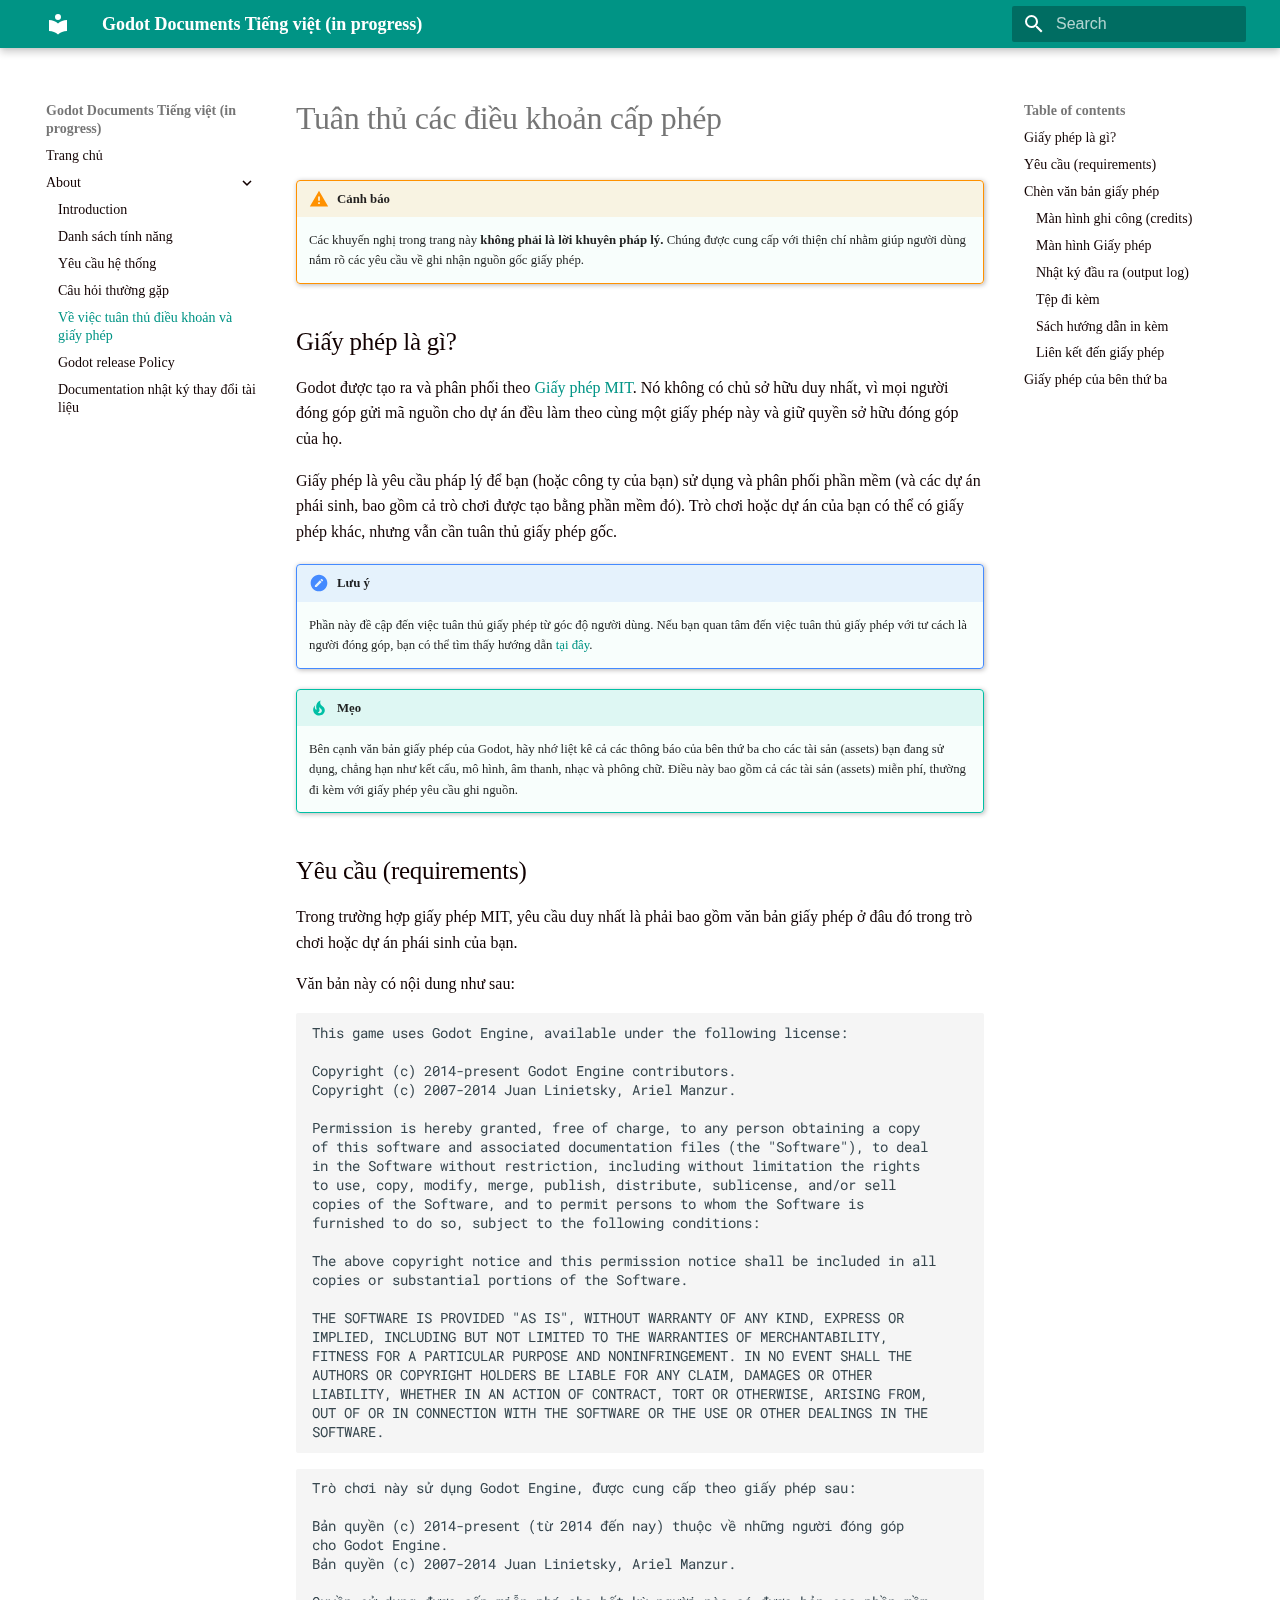
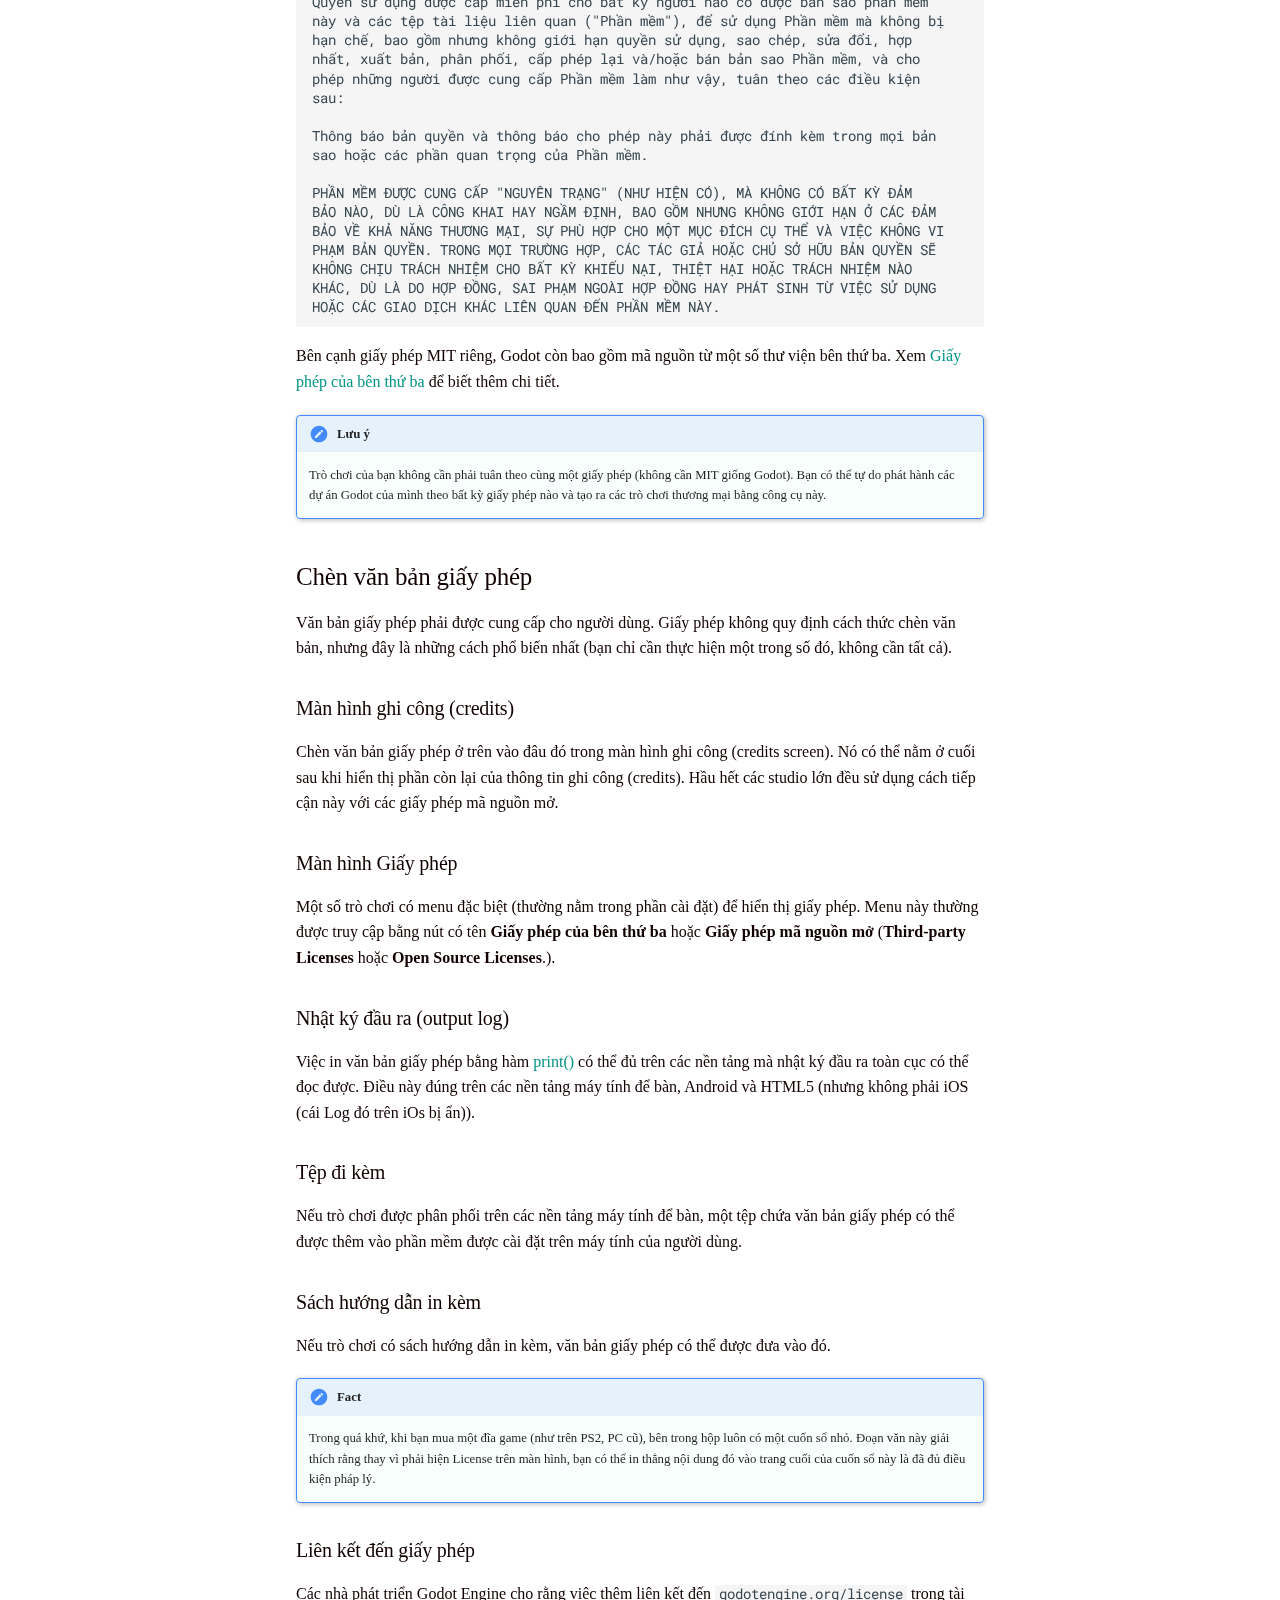
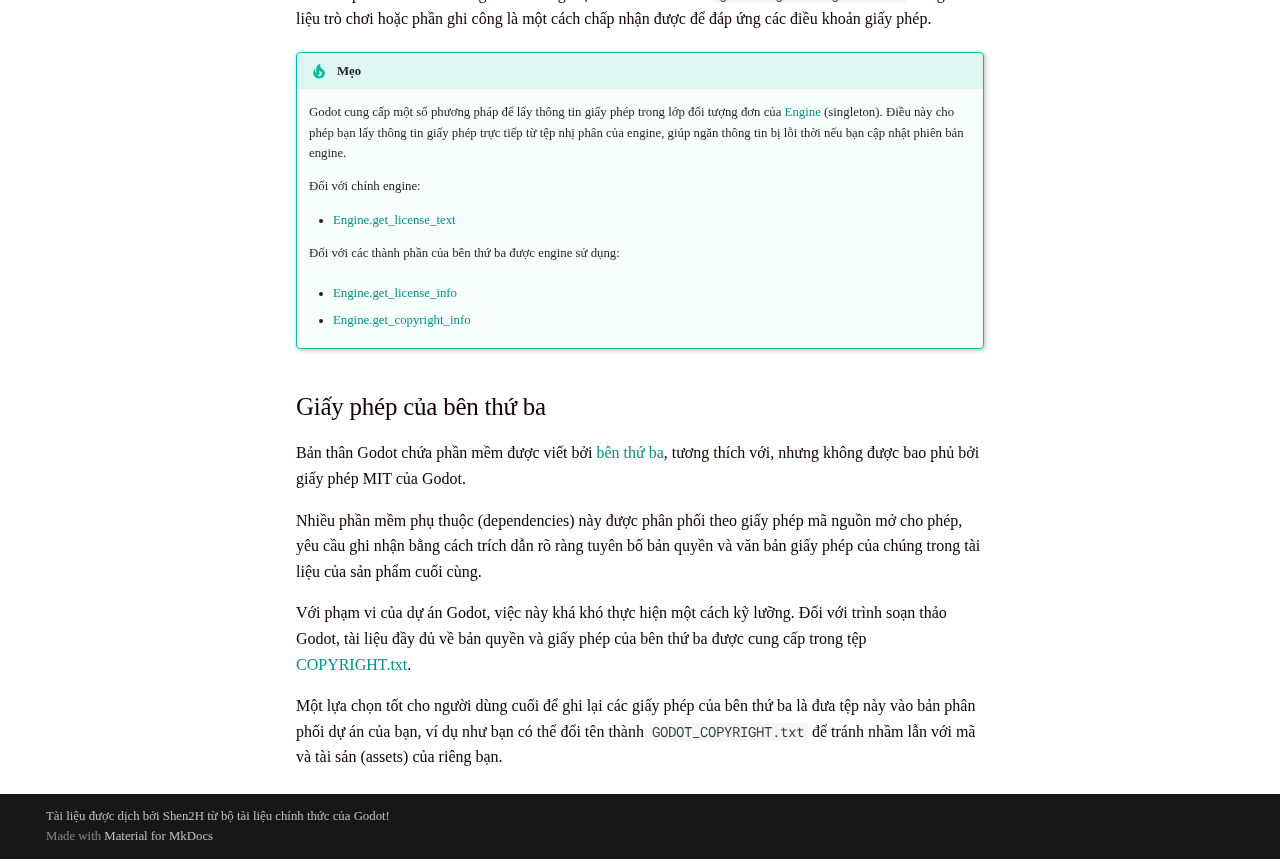
<file: About/Complyingwithlicense/index.html>
<!doctype html>
<html lang="en" class="no-js">
  <head>
    
      <meta charset="utf-8">
      <meta name="viewport" content="width=device-width,initial-scale=1">
      
      
      
      
        <link rel="prev" href="../FAQs/">
      
      
        <link rel="next" href="../godotreleasepolicy/">
      
      
      <link rel="icon" href="../../assets/images/favicon.png">
      <meta name="generator" content="mkdocs-1.6.1, mkdocs-material-9.6.4">
    
    
      
        <title>Về việc tuân thủ điều khoản và giấy phép - Godot Documents Tiếng việt (in progress)</title>
      
    
    
      <link rel="stylesheet" href="../../assets/stylesheets/main.8608ea7d.min.css">
      
        
        <link rel="stylesheet" href="../../assets/stylesheets/palette.06af60db.min.css">
      
      


    
    
      
    
    
      
        
        
        <link rel="preconnect" href="https://fonts.gstatic.com" crossorigin>
        <link rel="stylesheet" href="https://fonts.googleapis.com/css?family=Roboto:300,300i,400,400i,700,700i%7CRoboto+Mono:400,400i,700,700i&display=fallback">
        <style>:root{--md-text-font:"Roboto";--md-code-font:"Roboto Mono"}</style>
      
    
    
      <link rel="stylesheet" href="../../style.css">
    
    <script>__md_scope=new URL("../..",location),__md_hash=e=>[...e].reduce(((e,_)=>(e<<5)-e+_.charCodeAt(0)),0),__md_get=(e,_=localStorage,t=__md_scope)=>JSON.parse(_.getItem(t.pathname+"."+e)),__md_set=(e,_,t=localStorage,a=__md_scope)=>{try{t.setItem(a.pathname+"."+e,JSON.stringify(_))}catch(e){}}</script>
    
      

    
    
    
  </head>
  
  
    
    
    
    
    
    <body dir="ltr" data-md-color-scheme="default" data-md-color-primary="teal" data-md-color-accent="indigo">
  
    
    <input class="md-toggle" data-md-toggle="drawer" type="checkbox" id="__drawer" autocomplete="off">
    <input class="md-toggle" data-md-toggle="search" type="checkbox" id="__search" autocomplete="off">
    <label class="md-overlay" for="__drawer"></label>
    <div data-md-component="skip">
      
        
        <a href="#tuan-thu-cac-ieu-khoan-cap-phep" class="md-skip">
          Skip to content
        </a>
      
    </div>
    <div data-md-component="announce">
      
    </div>
    
    
      

  

<header class="md-header md-header--shadow" data-md-component="header">
  <nav class="md-header__inner md-grid" aria-label="Header">
    <a href="../.." title="Godot Documents Tiếng việt (in progress)" class="md-header__button md-logo" aria-label="Godot Documents Tiếng việt (in progress)" data-md-component="logo">
      
  
  <svg xmlns="http://www.w3.org/2000/svg" viewBox="0 0 24 24"><path d="M12 8a3 3 0 0 0 3-3 3 3 0 0 0-3-3 3 3 0 0 0-3 3 3 3 0 0 0 3 3m0 3.54C9.64 9.35 6.5 8 3 8v11c3.5 0 6.64 1.35 9 3.54 2.36-2.19 5.5-3.54 9-3.54V8c-3.5 0-6.64 1.35-9 3.54"/></svg>

    </a>
    <label class="md-header__button md-icon" for="__drawer">
      
      <svg xmlns="http://www.w3.org/2000/svg" viewBox="0 0 24 24"><path d="M3 6h18v2H3zm0 5h18v2H3zm0 5h18v2H3z"/></svg>
    </label>
    <div class="md-header__title" data-md-component="header-title">
      <div class="md-header__ellipsis">
        <div class="md-header__topic">
          <span class="md-ellipsis">
            Godot Documents Tiếng việt (in progress)
          </span>
        </div>
        <div class="md-header__topic" data-md-component="header-topic">
          <span class="md-ellipsis">
            
              Về việc tuân thủ điều khoản và giấy phép
            
          </span>
        </div>
      </div>
    </div>
    
      
    
    
    
    
      <label class="md-header__button md-icon" for="__search">
        
        <svg xmlns="http://www.w3.org/2000/svg" viewBox="0 0 24 24"><path d="M9.5 3A6.5 6.5 0 0 1 16 9.5c0 1.61-.59 3.09-1.56 4.23l.27.27h.79l5 5-1.5 1.5-5-5v-.79l-.27-.27A6.52 6.52 0 0 1 9.5 16 6.5 6.5 0 0 1 3 9.5 6.5 6.5 0 0 1 9.5 3m0 2C7 5 5 7 5 9.5S7 14 9.5 14 14 12 14 9.5 12 5 9.5 5"/></svg>
      </label>
      <div class="md-search" data-md-component="search" role="dialog">
  <label class="md-search__overlay" for="__search"></label>
  <div class="md-search__inner" role="search">
    <form class="md-search__form" name="search">
      <input type="text" class="md-search__input" name="query" aria-label="Search" placeholder="Search" autocapitalize="off" autocorrect="off" autocomplete="off" spellcheck="false" data-md-component="search-query" required>
      <label class="md-search__icon md-icon" for="__search">
        
        <svg xmlns="http://www.w3.org/2000/svg" viewBox="0 0 24 24"><path d="M9.5 3A6.5 6.5 0 0 1 16 9.5c0 1.61-.59 3.09-1.56 4.23l.27.27h.79l5 5-1.5 1.5-5-5v-.79l-.27-.27A6.52 6.52 0 0 1 9.5 16 6.5 6.5 0 0 1 3 9.5 6.5 6.5 0 0 1 9.5 3m0 2C7 5 5 7 5 9.5S7 14 9.5 14 14 12 14 9.5 12 5 9.5 5"/></svg>
        
        <svg xmlns="http://www.w3.org/2000/svg" viewBox="0 0 24 24"><path d="M20 11v2H8l5.5 5.5-1.42 1.42L4.16 12l7.92-7.92L13.5 5.5 8 11z"/></svg>
      </label>
      <nav class="md-search__options" aria-label="Search">
        
        <button type="reset" class="md-search__icon md-icon" title="Clear" aria-label="Clear" tabindex="-1">
          
          <svg xmlns="http://www.w3.org/2000/svg" viewBox="0 0 24 24"><path d="M19 6.41 17.59 5 12 10.59 6.41 5 5 6.41 10.59 12 5 17.59 6.41 19 12 13.41 17.59 19 19 17.59 13.41 12z"/></svg>
        </button>
      </nav>
      
    </form>
    <div class="md-search__output">
      <div class="md-search__scrollwrap" tabindex="0" data-md-scrollfix>
        <div class="md-search-result" data-md-component="search-result">
          <div class="md-search-result__meta">
            Initializing search
          </div>
          <ol class="md-search-result__list" role="presentation"></ol>
        </div>
      </div>
    </div>
  </div>
</div>
    
    
  </nav>
  
</header>
    
    <div class="md-container" data-md-component="container">
      
      
        
          
        
      
      <main class="md-main" data-md-component="main">
        <div class="md-main__inner md-grid">
          
            
              
              <div class="md-sidebar md-sidebar--primary" data-md-component="sidebar" data-md-type="navigation" >
                <div class="md-sidebar__scrollwrap">
                  <div class="md-sidebar__inner">
                    



<nav class="md-nav md-nav--primary" aria-label="Navigation" data-md-level="0">
  <label class="md-nav__title" for="__drawer">
    <a href="../.." title="Godot Documents Tiếng việt (in progress)" class="md-nav__button md-logo" aria-label="Godot Documents Tiếng việt (in progress)" data-md-component="logo">
      
  
  <svg xmlns="http://www.w3.org/2000/svg" viewBox="0 0 24 24"><path d="M12 8a3 3 0 0 0 3-3 3 3 0 0 0-3-3 3 3 0 0 0-3 3 3 3 0 0 0 3 3m0 3.54C9.64 9.35 6.5 8 3 8v11c3.5 0 6.64 1.35 9 3.54 2.36-2.19 5.5-3.54 9-3.54V8c-3.5 0-6.64 1.35-9 3.54"/></svg>

    </a>
    Godot Documents Tiếng việt (in progress)
  </label>
  
  <ul class="md-nav__list" data-md-scrollfix>
    
      
      
  
  
  
  
    <li class="md-nav__item">
      <a href="../.." class="md-nav__link">
        
  
  <span class="md-ellipsis">
    Trang chủ
    
  </span>
  

      </a>
    </li>
  

    
      
      
  
  
    
  
  
  
    
    
    
    
    <li class="md-nav__item md-nav__item--active md-nav__item--nested">
      
        
        
        <input class="md-nav__toggle md-toggle " type="checkbox" id="__nav_2" checked>
        
          
          <label class="md-nav__link" for="__nav_2" id="__nav_2_label" tabindex="0">
            
  
  <span class="md-ellipsis">
    About
    
  </span>
  

            <span class="md-nav__icon md-icon"></span>
          </label>
        
        <nav class="md-nav" data-md-level="1" aria-labelledby="__nav_2_label" aria-expanded="true">
          <label class="md-nav__title" for="__nav_2">
            <span class="md-nav__icon md-icon"></span>
            About
          </label>
          <ul class="md-nav__list" data-md-scrollfix>
            
              
                
  
  
  
  
    <li class="md-nav__item">
      <a href="../Introduction/" class="md-nav__link">
        
  
  <span class="md-ellipsis">
    Introduction
    
  </span>
  

      </a>
    </li>
  

              
            
              
                
  
  
  
  
    <li class="md-nav__item">
      <a href="../list-of-features/" class="md-nav__link">
        
  
  <span class="md-ellipsis">
    Danh sách tính năng
    
  </span>
  

      </a>
    </li>
  

              
            
              
                
  
  
  
  
    <li class="md-nav__item">
      <a href="../System%20requirements/" class="md-nav__link">
        
  
  <span class="md-ellipsis">
    Yêu cầu hệ thống
    
  </span>
  

      </a>
    </li>
  

              
            
              
                
  
  
  
  
    <li class="md-nav__item">
      <a href="../FAQs/" class="md-nav__link">
        
  
  <span class="md-ellipsis">
    Câu hỏi thường gặp
    
  </span>
  

      </a>
    </li>
  

              
            
              
                
  
  
    
  
  
  
    <li class="md-nav__item md-nav__item--active">
      
      <input class="md-nav__toggle md-toggle" type="checkbox" id="__toc">
      
      
        
      
      
        <label class="md-nav__link md-nav__link--active" for="__toc">
          
  
  <span class="md-ellipsis">
    Về việc tuân thủ điều khoản và giấy phép
    
  </span>
  

          <span class="md-nav__icon md-icon"></span>
        </label>
      
      <a href="./" class="md-nav__link md-nav__link--active">
        
  
  <span class="md-ellipsis">
    Về việc tuân thủ điều khoản và giấy phép
    
  </span>
  

      </a>
      
        

<nav class="md-nav md-nav--secondary" aria-label="Table of contents">
  
  
  
    
  
  
    <label class="md-nav__title" for="__toc">
      <span class="md-nav__icon md-icon"></span>
      Table of contents
    </label>
    <ul class="md-nav__list" data-md-component="toc" data-md-scrollfix>
      
        <li class="md-nav__item">
  <a href="#giay-phep-la-gi" class="md-nav__link">
    <span class="md-ellipsis">
      Giấy phép là gì?
    </span>
  </a>
  
</li>
      
        <li class="md-nav__item">
  <a href="#yeu-cau-requirements" class="md-nav__link">
    <span class="md-ellipsis">
      Yêu cầu (requirements)
    </span>
  </a>
  
</li>
      
        <li class="md-nav__item">
  <a href="#chen-van-ban-giay-phep" class="md-nav__link">
    <span class="md-ellipsis">
      Chèn văn bản giấy phép
    </span>
  </a>
  
    <nav class="md-nav" aria-label="Chèn văn bản giấy phép">
      <ul class="md-nav__list">
        
          <li class="md-nav__item">
  <a href="#man-hinh-ghi-cong-credits" class="md-nav__link">
    <span class="md-ellipsis">
      Màn hình ghi công (credits)
    </span>
  </a>
  
</li>
        
          <li class="md-nav__item">
  <a href="#man-hinh-giay-phep" class="md-nav__link">
    <span class="md-ellipsis">
      Màn hình Giấy phép
    </span>
  </a>
  
</li>
        
          <li class="md-nav__item">
  <a href="#nhat-ky-au-ra-output-log" class="md-nav__link">
    <span class="md-ellipsis">
      Nhật ký đầu ra (output log)
    </span>
  </a>
  
</li>
        
          <li class="md-nav__item">
  <a href="#tep-i-kem" class="md-nav__link">
    <span class="md-ellipsis">
      Tệp đi kèm
    </span>
  </a>
  
</li>
        
          <li class="md-nav__item">
  <a href="#sach-huong-dan-in-kem" class="md-nav__link">
    <span class="md-ellipsis">
      Sách hướng dẫn in kèm
    </span>
  </a>
  
</li>
        
          <li class="md-nav__item">
  <a href="#lien-ket-en-giay-phep" class="md-nav__link">
    <span class="md-ellipsis">
      Liên kết đến giấy phép
    </span>
  </a>
  
</li>
        
      </ul>
    </nav>
  
</li>
      
        <li class="md-nav__item">
  <a href="#giay-phep-cua-ben-thu-ba" class="md-nav__link">
    <span class="md-ellipsis">
      Giấy phép của bên thứ ba
    </span>
  </a>
  
</li>
      
    </ul>
  
</nav>
      
    </li>
  

              
            
              
                
  
  
  
  
    <li class="md-nav__item">
      <a href="../godotreleasepolicy/" class="md-nav__link">
        
  
  <span class="md-ellipsis">
    Godot release Policy
    
  </span>
  

      </a>
    </li>
  

              
            
              
                
  
  
  
  
    <li class="md-nav__item">
      <a href="../documentationchangelog/" class="md-nav__link">
        
  
  <span class="md-ellipsis">
    Documentation nhật ký thay đổi tài liệu
    
  </span>
  

      </a>
    </li>
  

              
            
          </ul>
        </nav>
      
    </li>
  

    
  </ul>
</nav>
                  </div>
                </div>
              </div>
            
            
              
              <div class="md-sidebar md-sidebar--secondary" data-md-component="sidebar" data-md-type="toc" >
                <div class="md-sidebar__scrollwrap">
                  <div class="md-sidebar__inner">
                    

<nav class="md-nav md-nav--secondary" aria-label="Table of contents">
  
  
  
    
  
  
    <label class="md-nav__title" for="__toc">
      <span class="md-nav__icon md-icon"></span>
      Table of contents
    </label>
    <ul class="md-nav__list" data-md-component="toc" data-md-scrollfix>
      
        <li class="md-nav__item">
  <a href="#giay-phep-la-gi" class="md-nav__link">
    <span class="md-ellipsis">
      Giấy phép là gì?
    </span>
  </a>
  
</li>
      
        <li class="md-nav__item">
  <a href="#yeu-cau-requirements" class="md-nav__link">
    <span class="md-ellipsis">
      Yêu cầu (requirements)
    </span>
  </a>
  
</li>
      
        <li class="md-nav__item">
  <a href="#chen-van-ban-giay-phep" class="md-nav__link">
    <span class="md-ellipsis">
      Chèn văn bản giấy phép
    </span>
  </a>
  
    <nav class="md-nav" aria-label="Chèn văn bản giấy phép">
      <ul class="md-nav__list">
        
          <li class="md-nav__item">
  <a href="#man-hinh-ghi-cong-credits" class="md-nav__link">
    <span class="md-ellipsis">
      Màn hình ghi công (credits)
    </span>
  </a>
  
</li>
        
          <li class="md-nav__item">
  <a href="#man-hinh-giay-phep" class="md-nav__link">
    <span class="md-ellipsis">
      Màn hình Giấy phép
    </span>
  </a>
  
</li>
        
          <li class="md-nav__item">
  <a href="#nhat-ky-au-ra-output-log" class="md-nav__link">
    <span class="md-ellipsis">
      Nhật ký đầu ra (output log)
    </span>
  </a>
  
</li>
        
          <li class="md-nav__item">
  <a href="#tep-i-kem" class="md-nav__link">
    <span class="md-ellipsis">
      Tệp đi kèm
    </span>
  </a>
  
</li>
        
          <li class="md-nav__item">
  <a href="#sach-huong-dan-in-kem" class="md-nav__link">
    <span class="md-ellipsis">
      Sách hướng dẫn in kèm
    </span>
  </a>
  
</li>
        
          <li class="md-nav__item">
  <a href="#lien-ket-en-giay-phep" class="md-nav__link">
    <span class="md-ellipsis">
      Liên kết đến giấy phép
    </span>
  </a>
  
</li>
        
      </ul>
    </nav>
  
</li>
      
        <li class="md-nav__item">
  <a href="#giay-phep-cua-ben-thu-ba" class="md-nav__link">
    <span class="md-ellipsis">
      Giấy phép của bên thứ ba
    </span>
  </a>
  
</li>
      
    </ul>
  
</nav>
                  </div>
                </div>
              </div>
            
          
          
            <div class="md-content" data-md-component="content">
              <article class="md-content__inner md-typeset">
                
                  



<h1 id="tuan-thu-cac-ieu-khoan-cap-phep">Tuân thủ các điều khoản cấp phép</h1>
<div class="admonition warning">
<p class="admonition-title">Cảnh báo</p>
<p>Các khuyến nghị trong trang này <strong>không phải là lời khuyên pháp lý.</strong> Chúng được cung cấp với thiện chí nhằm giúp người dùng nắm rõ các yêu cầu về ghi nhận nguồn gốc giấy phép.</p>
</div>
<h2 id="giay-phep-la-gi">Giấy phép là gì?</h2>
<p>Godot được tạo ra và phân phối theo <a href="https://opensource.org/licenses/MIT">Giấy phép MIT</a>. Nó không có chủ sở hữu duy nhất, vì mọi người đóng góp gửi mã nguồn cho dự án đều làm theo cùng một giấy phép này và giữ quyền sở hữu đóng góp của họ.</p>
<p>Giấy phép là yêu cầu pháp lý để bạn (hoặc công ty của bạn) sử dụng và phân phối phần mềm (và các dự án phái sinh, bao gồm cả trò chơi được tạo bằng phần mềm đó). Trò chơi hoặc dự án của bạn có thể có giấy phép khác, nhưng vẫn cần tuân thủ giấy phép gốc.</p>
<div class="admonition note">
<p class="admonition-title">Lưu ý</p>
<p>Phần này đề cập đến việc tuân thủ giấy phép từ góc độ người dùng. Nếu bạn quan tâm đến việc tuân thủ giấy phép với tư cách là người đóng góp, bạn có thể tìm thấy hướng dẫn <a href="https://contributing.godotengine.org/en/latest/engine/guidelines/best_practices.html#don-t-use-complex-canned-solutions-for-simple-problems">tại đây</a>.</p>
</div>
<div class="admonition tip">
<p class="admonition-title">Mẹo</p>
<p>Bên cạnh văn bản giấy phép của Godot, hãy nhớ liệt kê cả các thông báo của bên thứ ba cho các tài sản (assets) bạn đang sử dụng, chẳng hạn như kết cấu, mô hình, âm thanh, nhạc và phông chữ. Điều này bao gồm cả các tài sản (assets) miễn phí, thường đi kèm với giấy phép yêu cầu ghi nguồn.</p>
</div>
<h2 id="yeu-cau-requirements">Yêu cầu (requirements)</h2>
<p>Trong trường hợp giấy phép MIT, yêu cầu duy nhất là phải bao gồm văn bản giấy phép ở đâu đó trong trò chơi hoặc dự án phái sinh của bạn.</p>
<p>Văn bản này có nội dung như sau:</p>
<div class="highlight"><pre><span></span><code>This game uses Godot Engine, available under the following license:

Copyright (c) 2014-present Godot Engine contributors.
Copyright (c) 2007-2014 Juan Linietsky, Ariel Manzur.

Permission is hereby granted, free of charge, to any person obtaining a copy
of this software and associated documentation files (the &quot;Software&quot;), to deal
in the Software without restriction, including without limitation the rights
to use, copy, modify, merge, publish, distribute, sublicense, and/or sell
copies of the Software, and to permit persons to whom the Software is
furnished to do so, subject to the following conditions:

The above copyright notice and this permission notice shall be included in all
copies or substantial portions of the Software.

THE SOFTWARE IS PROVIDED &quot;AS IS&quot;, WITHOUT WARRANTY OF ANY KIND, EXPRESS OR
IMPLIED, INCLUDING BUT NOT LIMITED TO THE WARRANTIES OF MERCHANTABILITY,
FITNESS FOR A PARTICULAR PURPOSE AND NONINFRINGEMENT. IN NO EVENT SHALL THE
AUTHORS OR COPYRIGHT HOLDERS BE LIABLE FOR ANY CLAIM, DAMAGES OR OTHER
LIABILITY, WHETHER IN AN ACTION OF CONTRACT, TORT OR OTHERWISE, ARISING FROM,
OUT OF OR IN CONNECTION WITH THE SOFTWARE OR THE USE OR OTHER DEALINGS IN THE
SOFTWARE.
</code></pre></div>
<div class="highlight"><pre><span></span><code>Trò chơi này sử dụng Godot Engine, được cung cấp theo giấy phép sau:

Bản quyền (c) 2014-present (từ 2014 đến nay) thuộc về những người đóng góp
cho Godot Engine.
Bản quyền (c) 2007-2014 Juan Linietsky, Ariel Manzur.

Quyền sử dụng được cấp miễn phí cho bất kỳ người nào có được bản sao phần mềm
này và các tệp tài liệu liên quan (&quot;Phần mềm&quot;), để sử dụng Phần mềm mà không bị 
hạn chế, bao gồm nhưng không giới hạn quyền sử dụng, sao chép, sửa đổi, hợp 
nhất, xuất bản, phân phối, cấp phép lại và/hoặc bán bản sao Phần mềm, và cho 
phép những người được cung cấp Phần mềm làm như vậy, tuân theo các điều kiện 
sau:

Thông báo bản quyền và thông báo cho phép này phải được đính kèm trong mọi bản 
sao hoặc các phần quan trọng của Phần mềm.

PHẦN MỀM ĐƯỢC CUNG CẤP &quot;NGUYÊN TRẠNG&quot; (NHƯ HIỆN CÓ), MÀ KHÔNG CÓ BẤT KỲ ĐẢM 
BẢO NÀO, DÙ LÀ CÔNG KHAI HAY NGẦM ĐỊNH, BAO GỒM NHƯNG KHÔNG GIỚI HẠN Ở CÁC ĐẢM 
BẢO VỀ KHẢ NĂNG THƯƠNG MẠI, SỰ PHÙ HỢP CHO MỘT MỤC ĐÍCH CỤ THỂ VÀ VIỆC KHÔNG VI 
PHẠM BẢN QUYỀN. TRONG MỌI TRƯỜNG HỢP, CÁC TÁC GIẢ HOẶC CHỦ SỞ HỮU BẢN QUYỀN SẼ 
KHÔNG CHỊU TRÁCH NHIỆM CHO BẤT KỲ KHIẾU NẠI, THIỆT HẠI HOẶC TRÁCH NHIỆM NÀO 
KHÁC, DÙ LÀ DO HỢP ĐỒNG, SAI PHẠM NGOÀI HỢP ĐỒNG HAY PHÁT SINH TỪ VIỆC SỬ DỤNG 
HOẶC CÁC GIAO DỊCH KHÁC LIÊN QUAN ĐẾN PHẦN MỀM NÀY.
</code></pre></div>
<p>Bên cạnh giấy phép MIT riêng, Godot còn bao gồm mã nguồn từ một số thư viện bên thứ ba. Xem <a href="https://docs.godotengine.org/en/stable/about/complying_with_licenses.html#doc-complying-with-licenses-thirdparty">Giấy phép của bên thứ ba</a> để biết thêm chi tiết.</p>
<div class="admonition note">
<p class="admonition-title">Lưu ý</p>
<p>Trò chơi của bạn không cần phải tuân theo cùng một giấy phép (không cần MIT giống Godot). Bạn có thể tự do phát hành các dự án Godot của mình theo bất kỳ giấy phép nào và tạo ra các trò chơi thương mại bằng công cụ này.</p>
</div>
<h2 id="chen-van-ban-giay-phep">Chèn văn bản giấy phép</h2>
<p>Văn bản giấy phép phải được cung cấp cho người dùng. Giấy phép không quy định cách thức chèn văn bản, nhưng đây là những cách phổ biến nhất (bạn chỉ cần thực hiện một trong số đó, không cần tất cả).</p>
<h3 id="man-hinh-ghi-cong-credits">Màn hình ghi công (credits)</h3>
<p>Chèn văn bản giấy phép ở trên vào đâu đó trong màn hình ghi công (credits screen). Nó có thể nằm ở cuối sau khi hiển thị phần còn lại của thông tin ghi công (credits). Hầu hết các studio lớn đều sử dụng cách tiếp cận này với các giấy phép mã nguồn mở.</p>
<h3 id="man-hinh-giay-phep">Màn hình Giấy phép</h3>
<p>Một số trò chơi có menu đặc biệt (thường nằm trong phần cài đặt) để hiển thị giấy phép. Menu này thường được truy cập bằng nút có tên <strong>Giấy phép của bên thứ ba</strong> hoặc <strong>Giấy phép mã nguồn mở</strong> (<strong>Third-party Licenses</strong> hoặc <strong>Open Source Licenses</strong>.).</p>
<h3 id="nhat-ky-au-ra-output-log">Nhật ký đầu ra (output log)</h3>
<p>Việc in văn bản giấy phép bằng hàm <a href="https://docs.godotengine.org/en/stable/classes/class_%40globalscope.html#class-globalscope-method-print">print()</a> có thể đủ trên các nền tảng mà nhật ký đầu ra toàn cục có thể đọc được. Điều này đúng trên các nền tảng máy tính để bàn, Android và HTML5 (nhưng không phải iOS (cái Log đó trên iOs bị ẩn)).</p>
<h3 id="tep-i-kem">Tệp đi kèm</h3>
<p>Nếu trò chơi được phân phối trên các nền tảng máy tính để bàn, một tệp chứa văn bản giấy phép có thể được thêm vào phần mềm được cài đặt trên máy tính của người dùng.</p>
<h3 id="sach-huong-dan-in-kem">Sách hướng dẫn in kèm</h3>
<p>Nếu trò chơi có sách hướng dẫn in kèm, văn bản giấy phép có thể được đưa vào đó.</p>
<div class="admonition fact">
<p class="admonition-title">Fact</p>
<p>Trong quá khứ, khi bạn mua một đĩa game (như trên PS2, PC cũ), bên trong hộp luôn có một cuốn sổ nhỏ. Đoạn văn này giải thích rằng thay vì phải hiện License trên màn hình, bạn có thể in thẳng nội dung đó vào trang cuối của cuốn sổ này là đã đủ điều kiện pháp lý.</p>
</div>
<h3 id="lien-ket-en-giay-phep">Liên kết đến giấy phép</h3>
<p>Các nhà phát triển Godot Engine cho rằng việc thêm liên kết đến <code>godotengine.org/license</code> trong tài liệu trò chơi hoặc phần ghi công là một cách chấp nhận được để đáp ứng các điều khoản giấy phép.</p>
<div class="admonition tip">
<p class="admonition-title">Mẹo</p>
<p>Godot cung cấp một số phương pháp để lấy thông tin giấy phép trong lớp đối tượng đơn của <a href="https://docs.godotengine.org/en/stable/classes/class_engine.html#class-engine">Engine</a> (singleton). Điều này cho phép bạn lấy thông tin giấy phép trực tiếp từ tệp nhị phân của engine, giúp ngăn thông tin bị lỗi thời nếu bạn cập nhật phiên bản engine.</p>
<p>Đối với chính engine:</p>
<ul>
<li><a href="https://docs.godotengine.org/en/stable/classes/class_engine.html#class-engine-method-get-license-text">Engine.get_license_text</a></li>
</ul>
<p>Đối với các thành phần của bên thứ ba được engine sử dụng:</p>
<ul>
<li>
<p><a href="https://docs.godotengine.org/en/stable/classes/class_engine.html#class-engine-method-get-license-info">Engine.get_license_info</a></p>
</li>
<li>
<p><a href="https://docs.godotengine.org/en/stable/classes/class_engine.html#class-engine-method-get-copyright-info">Engine.get_copyright_info</a></p>
</li>
</ul>
</div>
<h2 id="giay-phep-cua-ben-thu-ba">Giấy phép của bên thứ ba</h2>
<p>Bản thân Godot chứa phần mềm được viết bởi <a href="https://github.com/godotengine/godot/blob/master/thirdparty/README.md">bên thứ ba</a>, tương thích với, nhưng không được bao phủ bởi giấy phép MIT của Godot.</p>
<p>Nhiều phần mềm phụ thuộc (dependencies) này được phân phối theo giấy phép mã nguồn mở cho phép, yêu cầu ghi nhận bằng cách trích dẫn rõ ràng tuyên bố bản quyền và văn bản giấy phép của chúng trong tài liệu của sản phẩm cuối cùng.</p>
<p>Với phạm vi của dự án Godot, việc này khá khó thực hiện một cách kỹ lưỡng. Đối với trình soạn thảo Godot, tài liệu đầy đủ về bản quyền và giấy phép của bên thứ ba được cung cấp trong tệp <a href="https://github.com/godotengine/godot/blob/master/COPYRIGHT.txt">COPYRIGHT.txt</a>.</p>
<p>Một lựa chọn tốt cho người dùng cuối để ghi lại các giấy phép của bên thứ ba là đưa tệp này vào bản phân phối dự án của bạn, ví dụ như bạn có thể đổi tên thành <code>GODOT_COPYRIGHT.txt</code> để tránh nhầm lẫn với mã và tài sản (assets) của riêng bạn.</p>












                
              </article>
            </div>
          
          
<script>var target=document.getElementById(location.hash.slice(1));target&&target.name&&(target.checked=target.name.startsWith("__tabbed_"))</script>
        </div>
        
      </main>
      
        <footer class="md-footer">
  
  <div class="md-footer-meta md-typeset">
    <div class="md-footer-meta__inner md-grid">
      <div class="md-copyright">
  
    <div class="md-copyright__highlight">
      Tài liệu được dịch bởi Shen2H từ bộ tài liệu chính thức của Godot!
    </div>
  
  
    Made with
    <a href="https://squidfunk.github.io/mkdocs-material/" target="_blank" rel="noopener">
      Material for MkDocs
    </a>
  
</div>
      
    </div>
  </div>
</footer>
      
    </div>
    <div class="md-dialog" data-md-component="dialog">
      <div class="md-dialog__inner md-typeset"></div>
    </div>
    
    
    <script id="__config" type="application/json">{"base": "../..", "features": [], "search": "../../assets/javascripts/workers/search.f8cc74c7.min.js", "translations": {"clipboard.copied": "Copied to clipboard", "clipboard.copy": "Copy to clipboard", "search.result.more.one": "1 more on this page", "search.result.more.other": "# more on this page", "search.result.none": "No matching documents", "search.result.one": "1 matching document", "search.result.other": "# matching documents", "search.result.placeholder": "Type to start searching", "search.result.term.missing": "Missing", "select.version": "Select version"}}</script>
    
    
      <script src="../../assets/javascripts/bundle.f1b6f286.min.js"></script>
      
    
  </body>
</html>
</file>
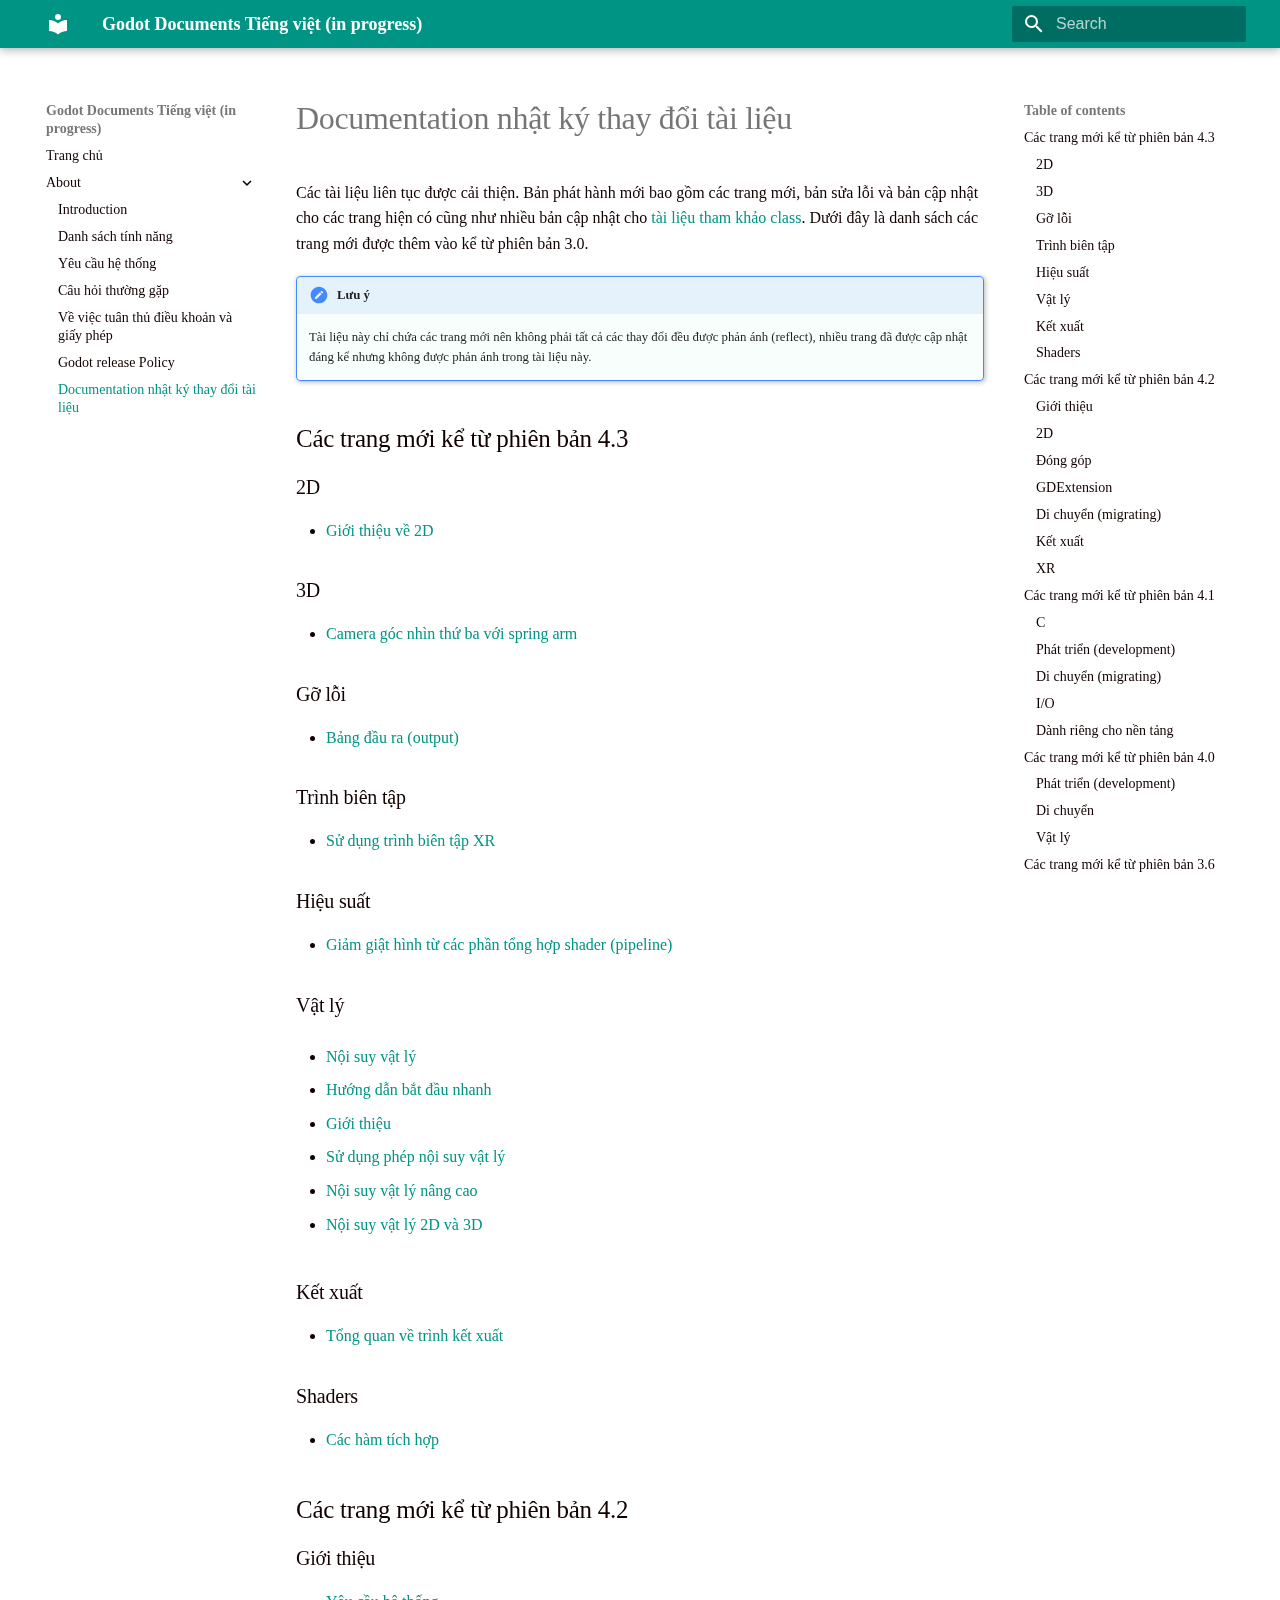
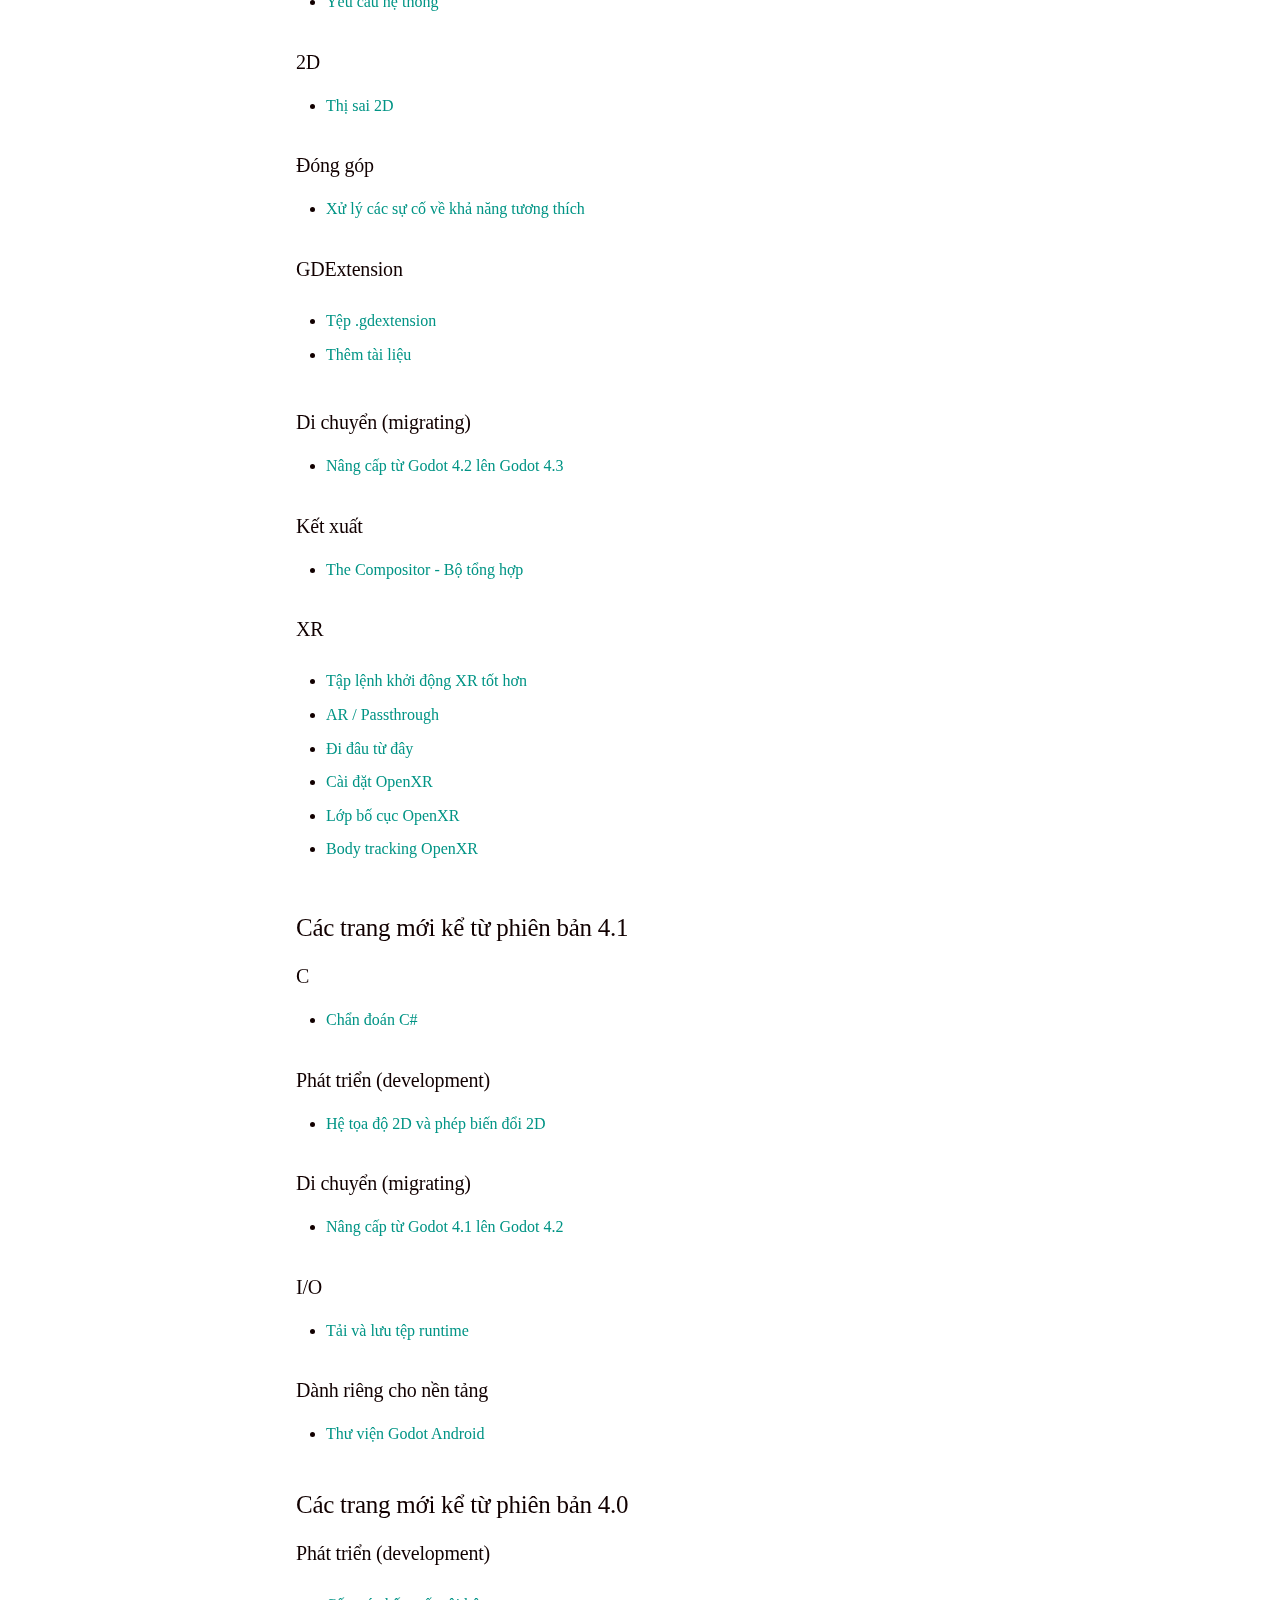
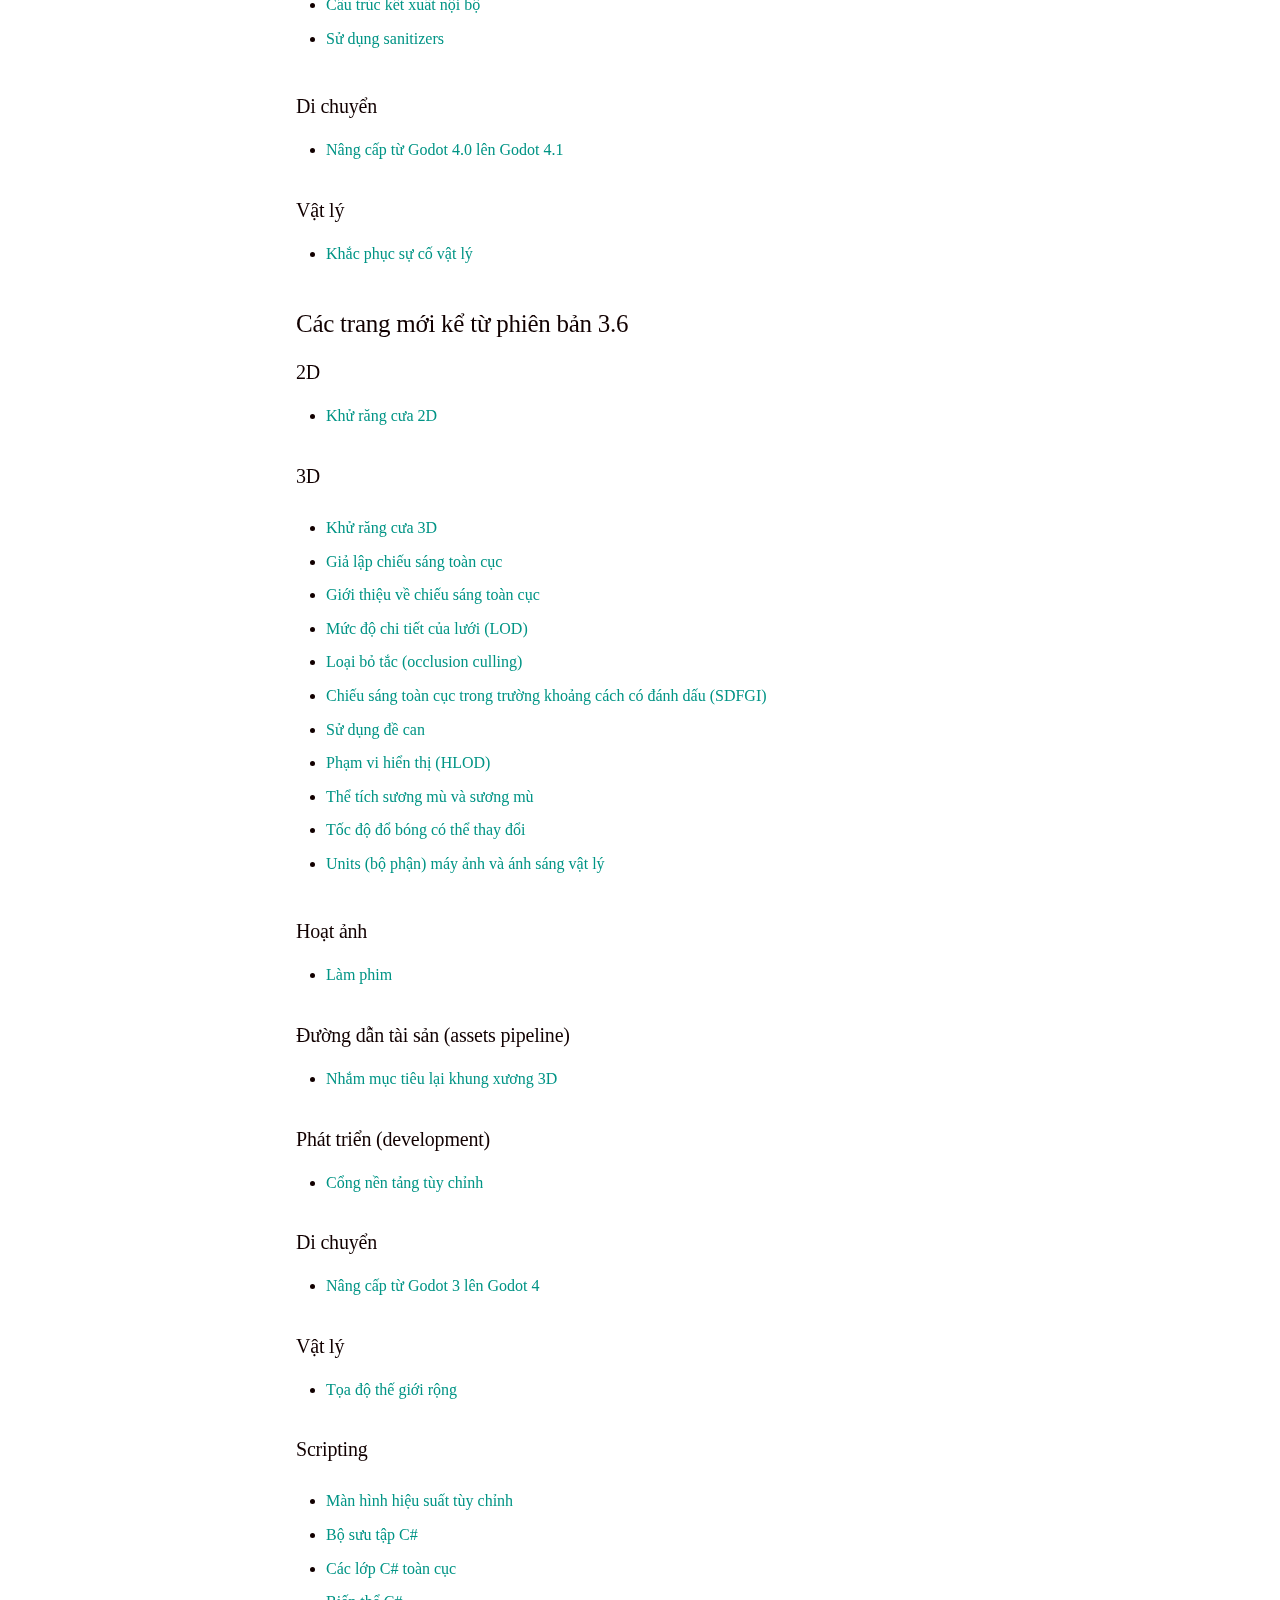
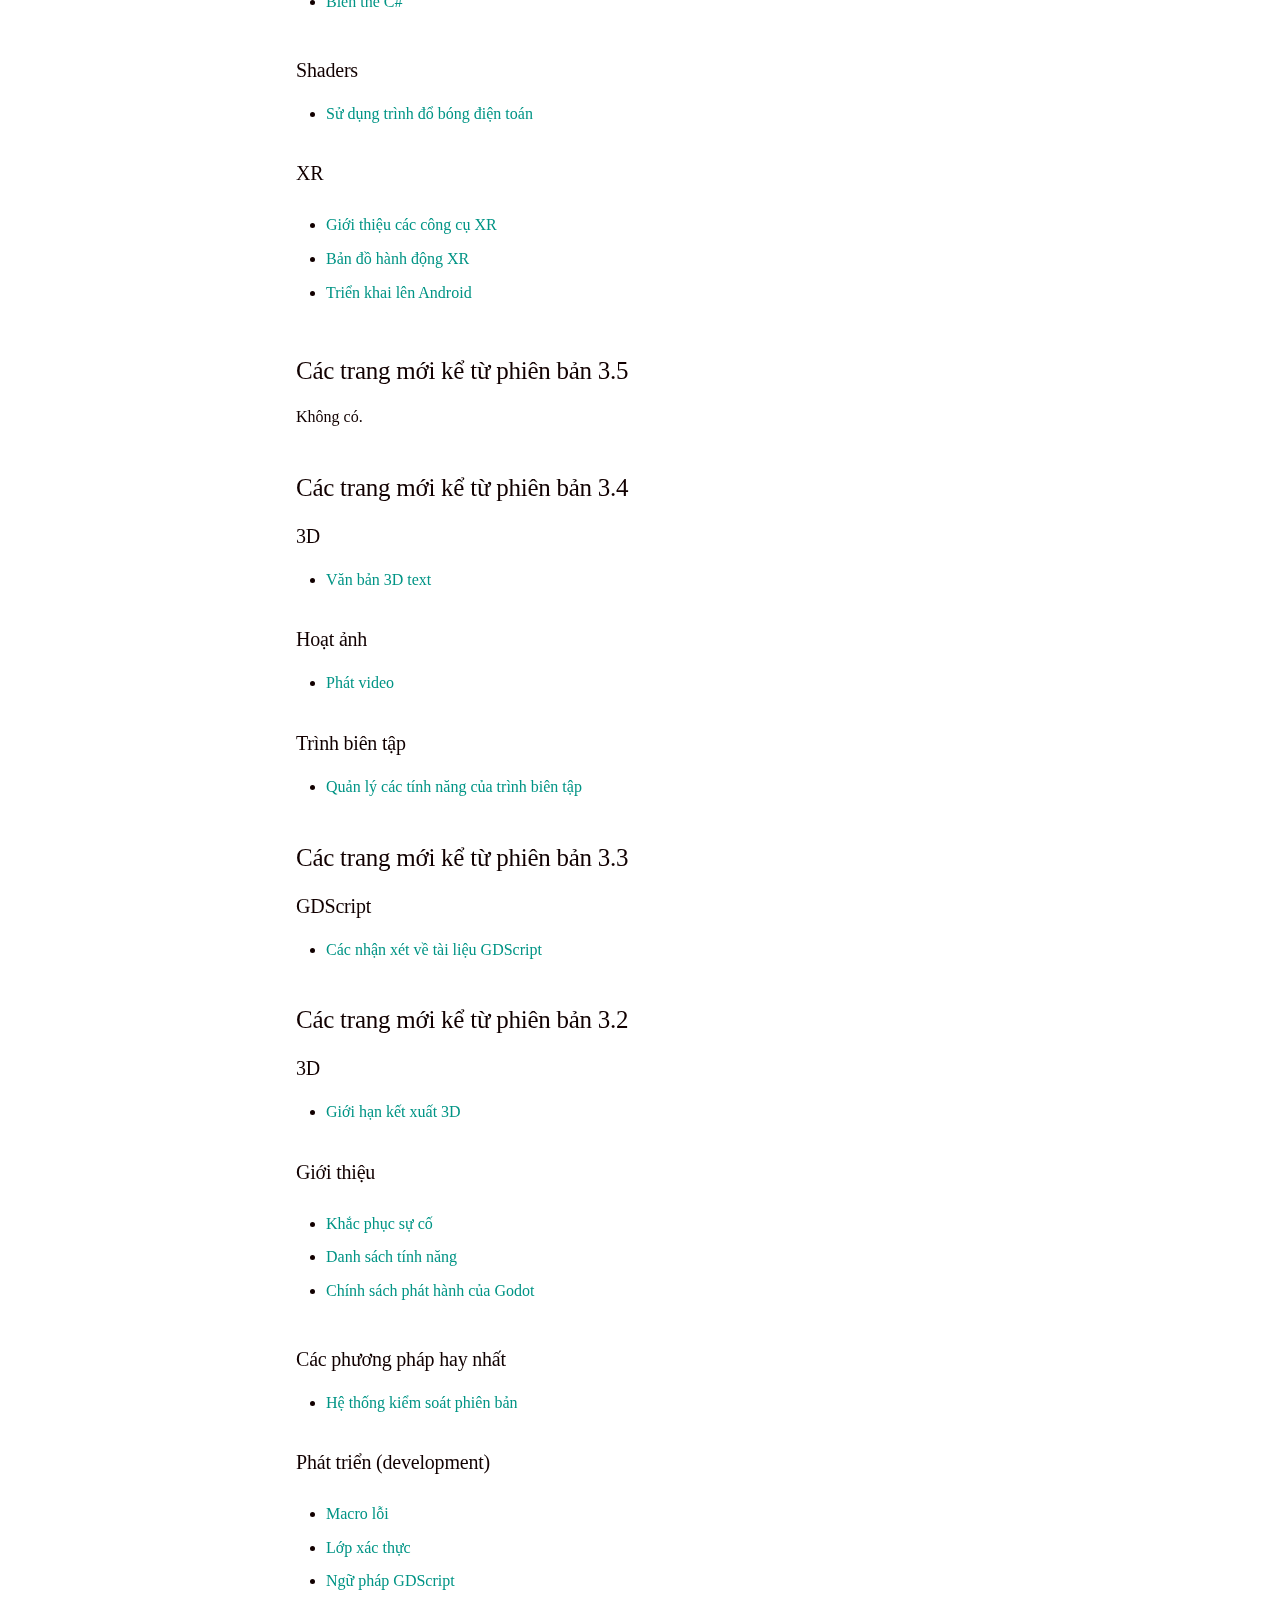
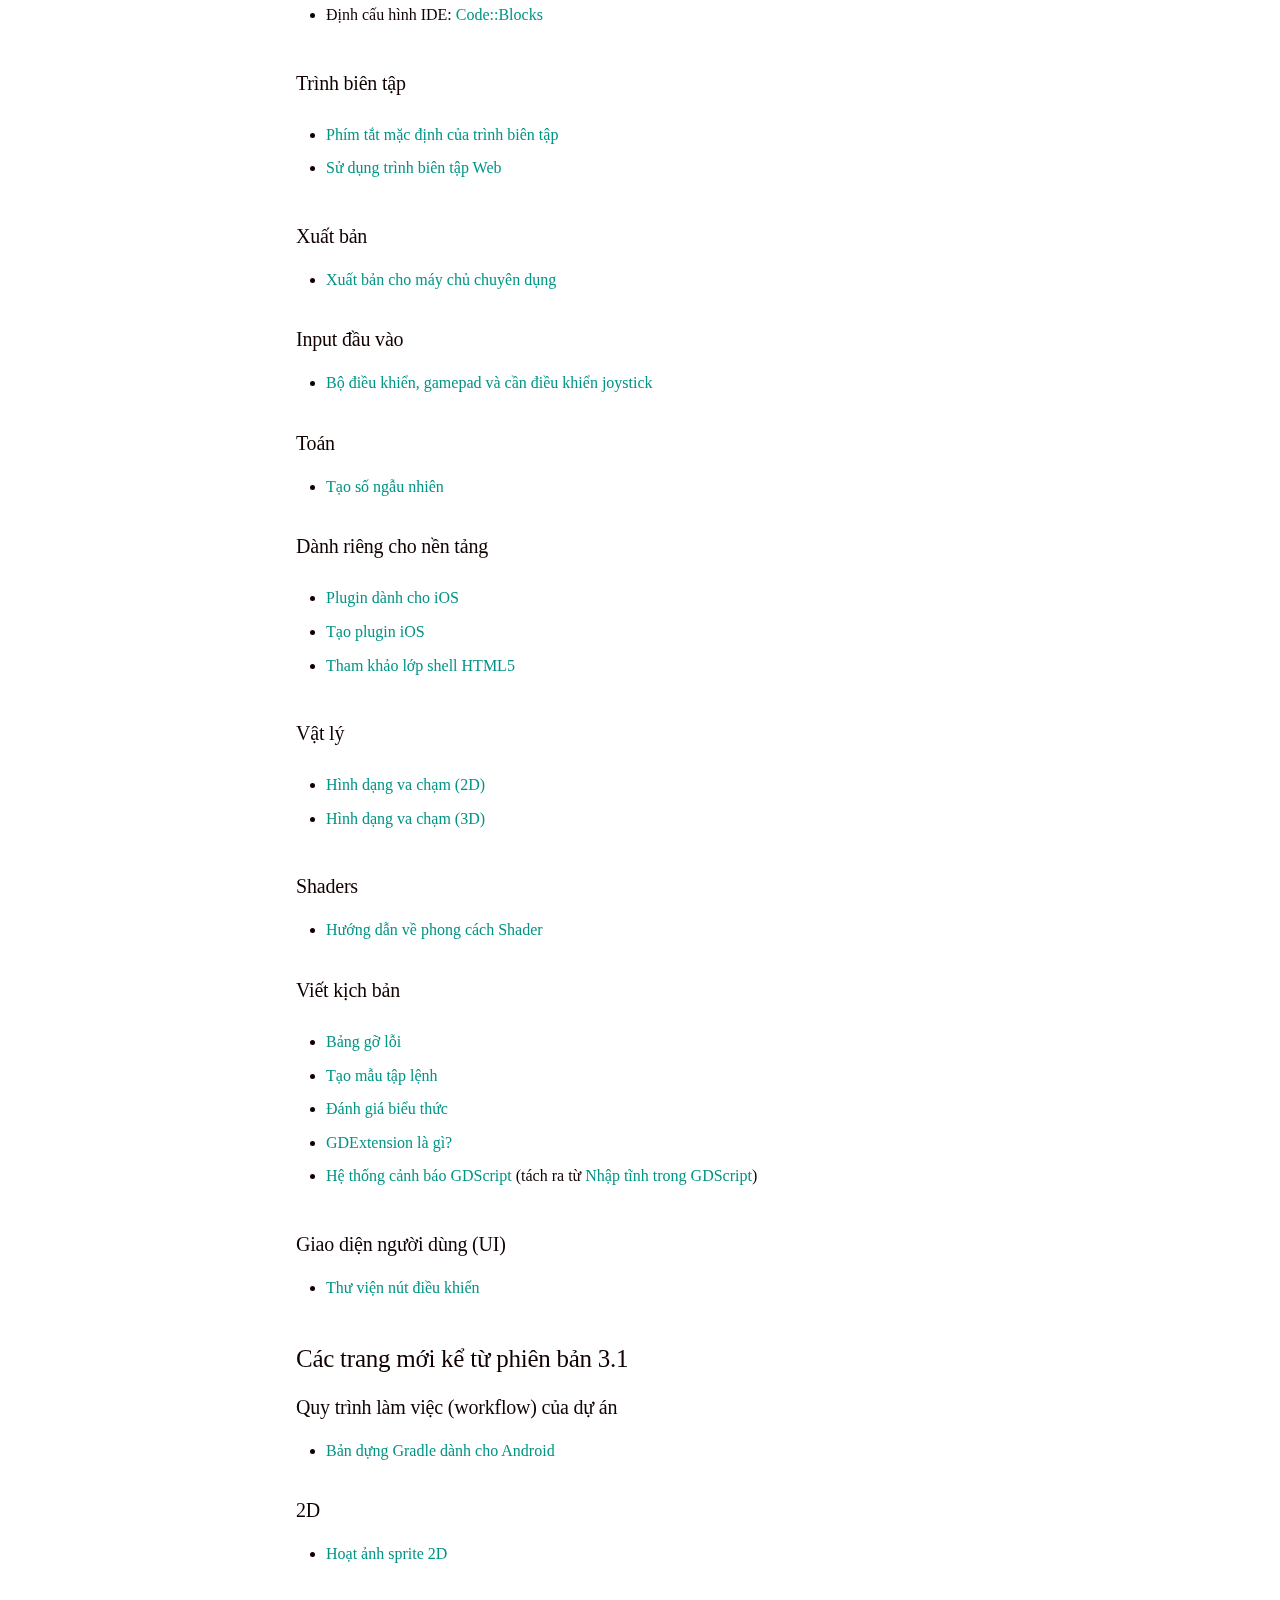
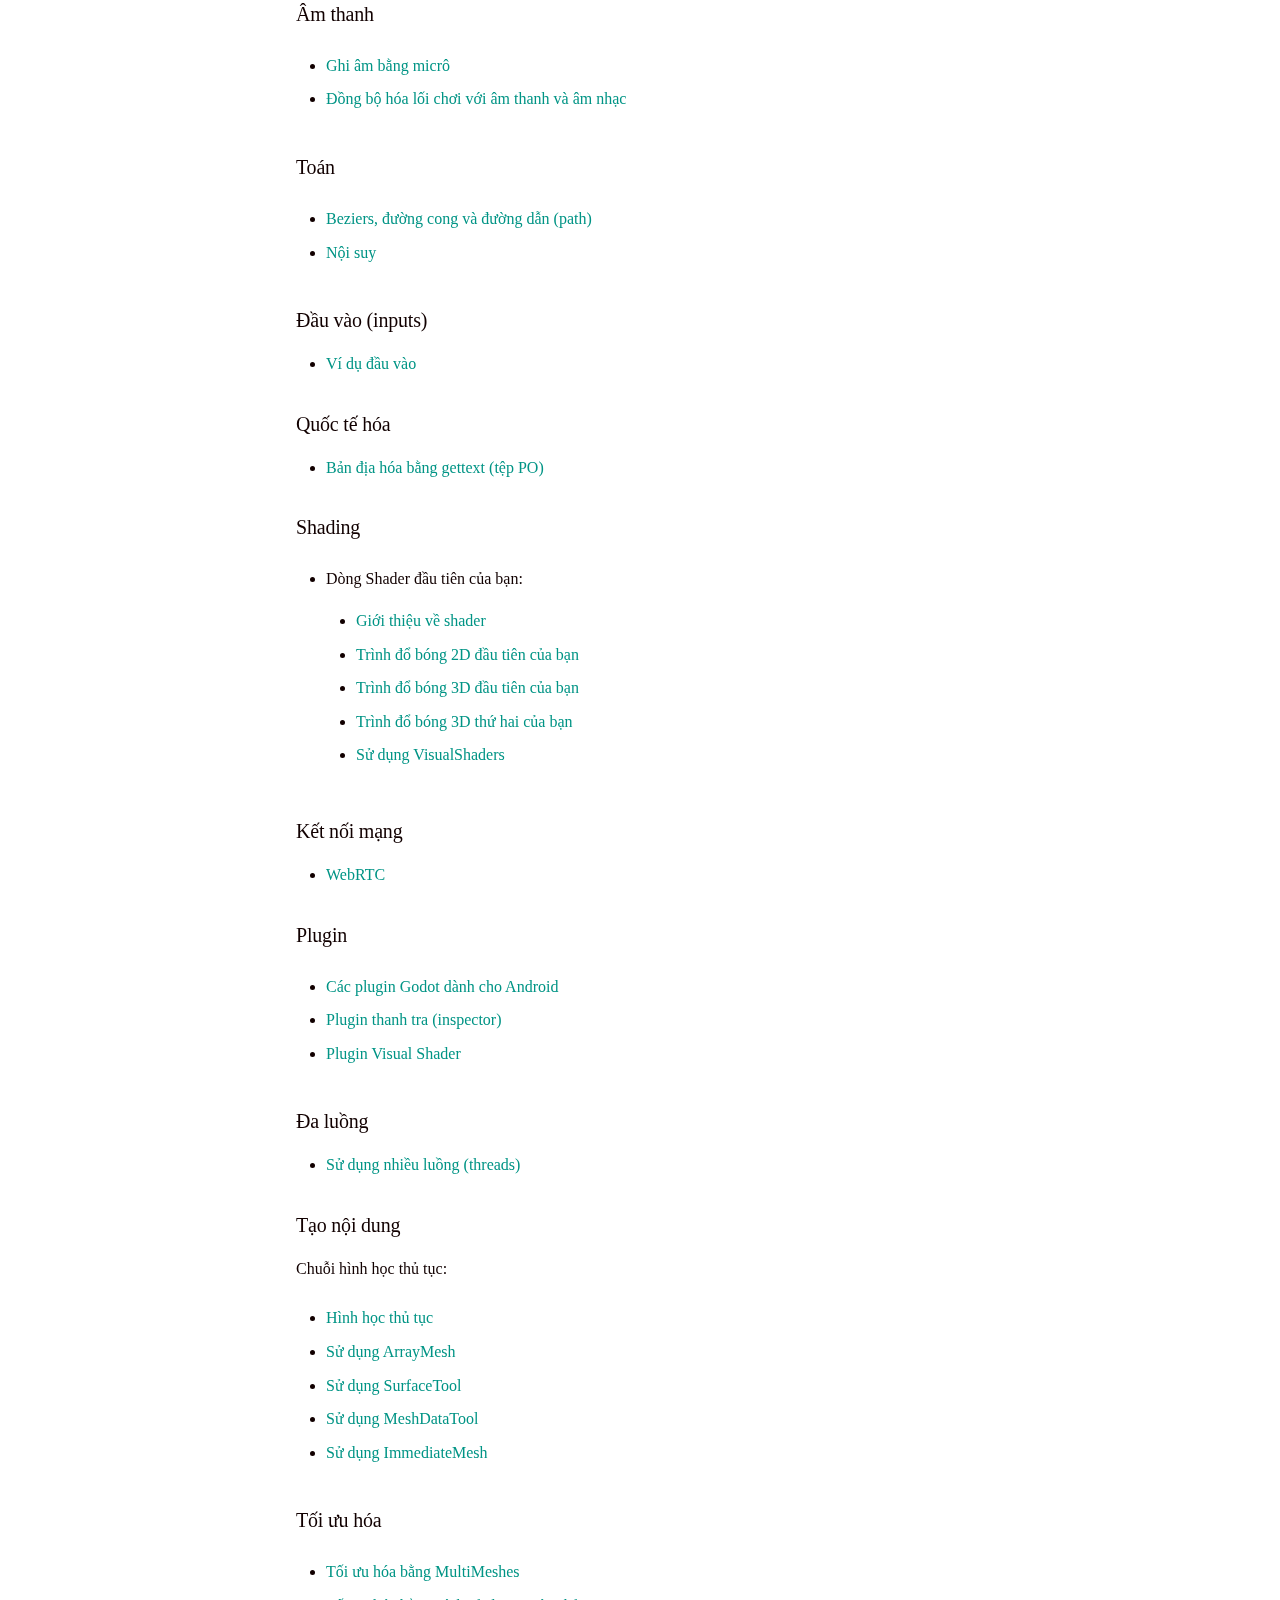
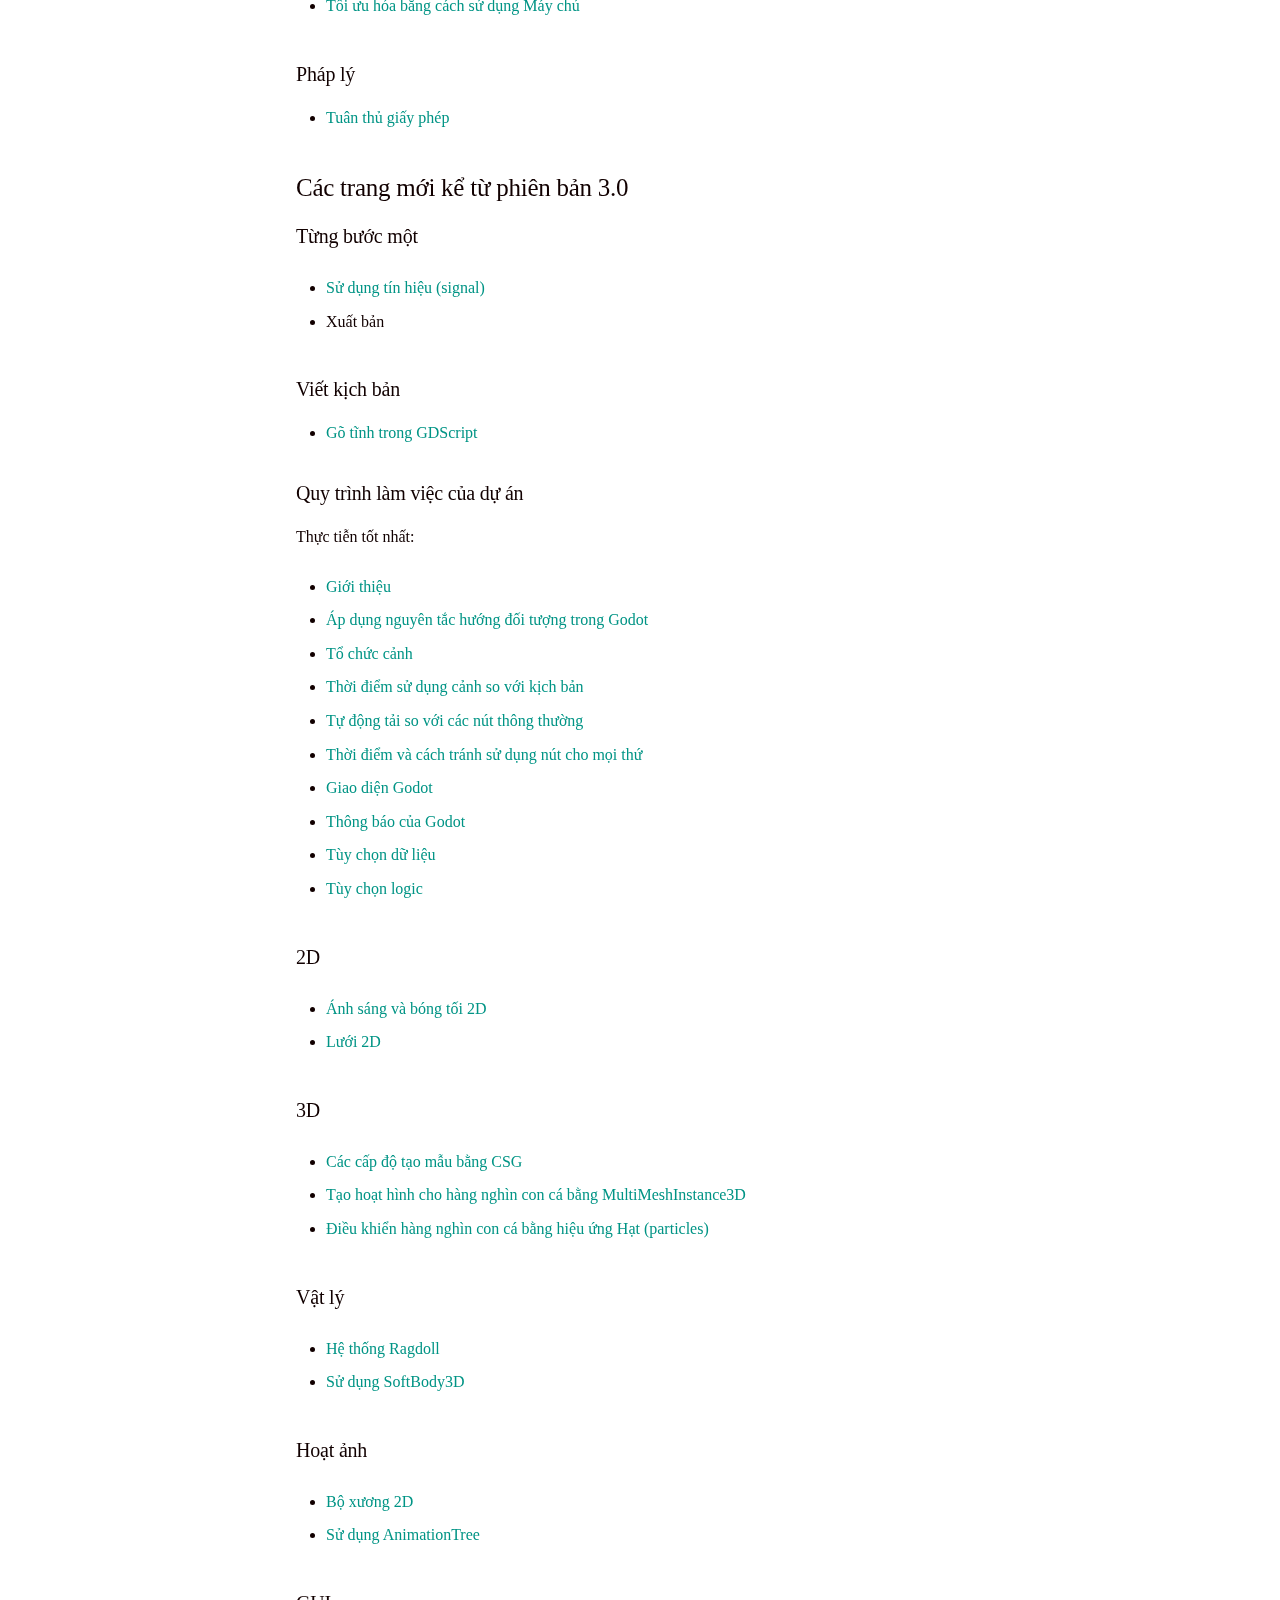
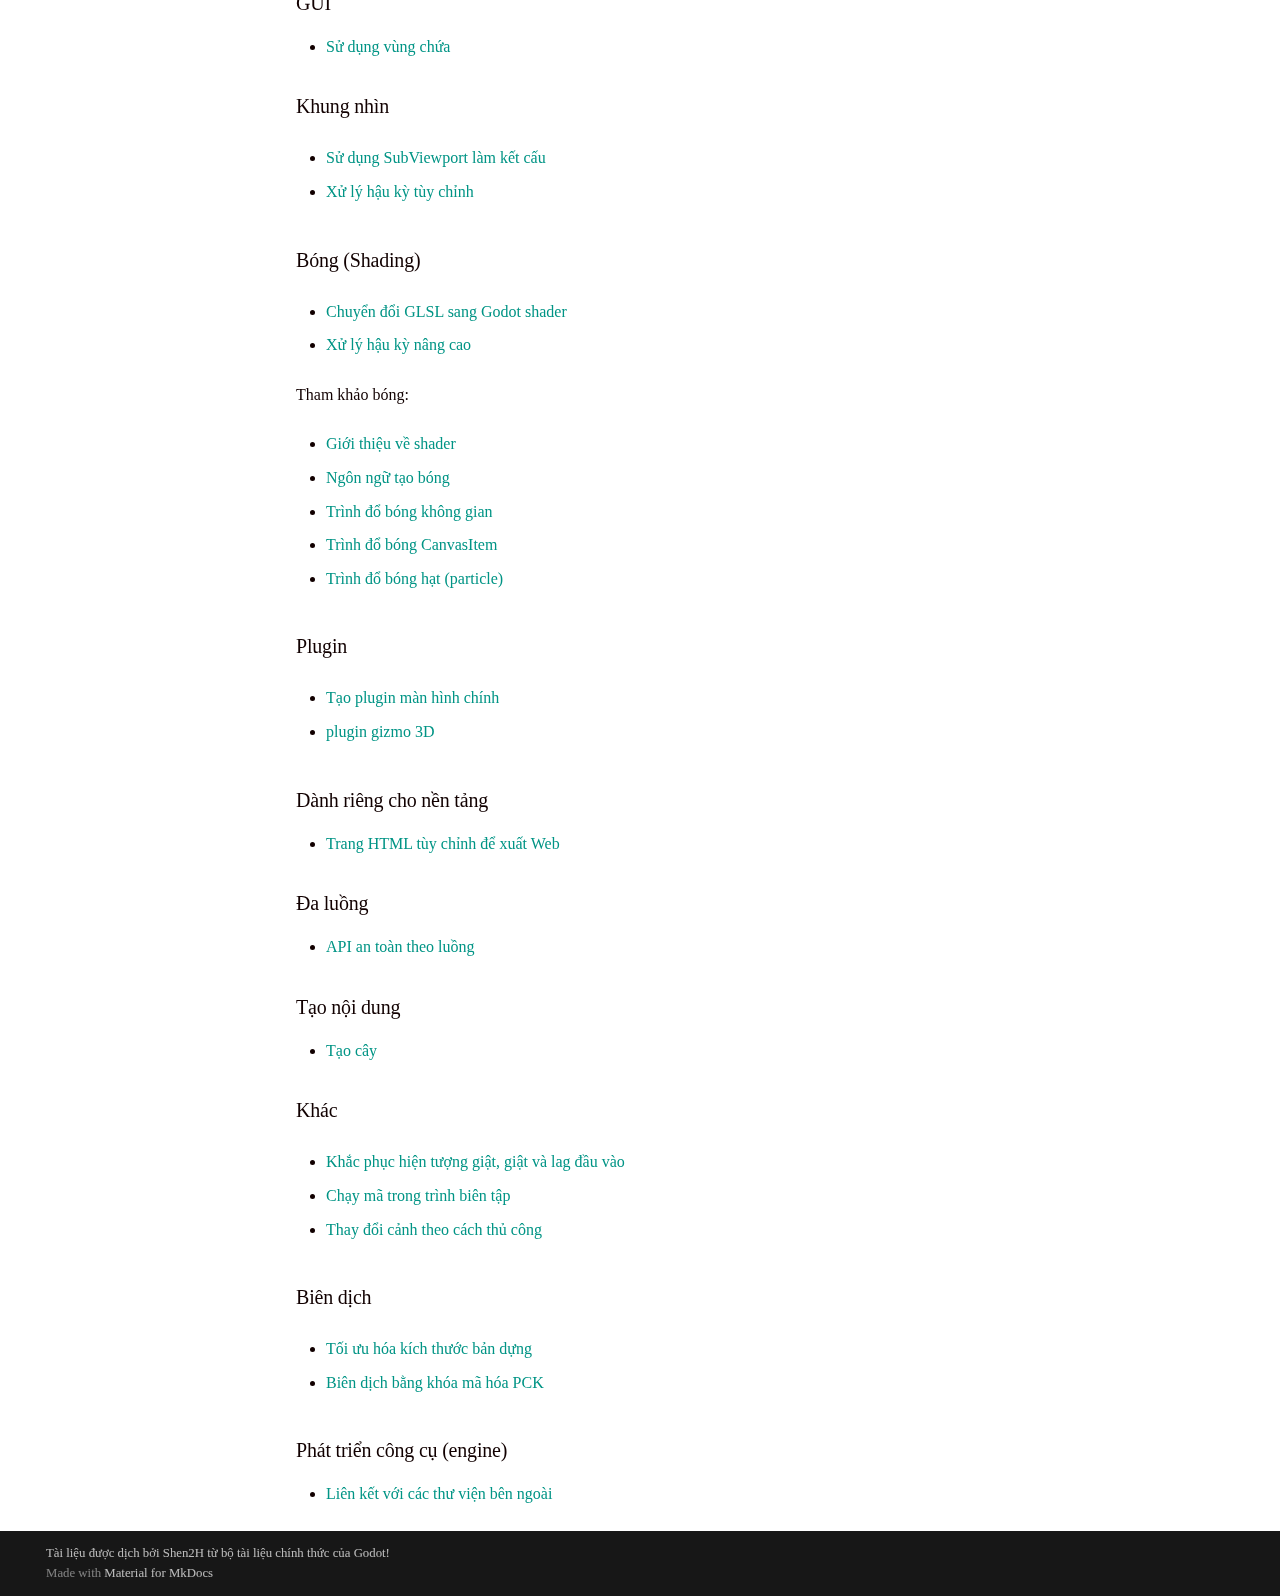
<file: About/documentationchangelog/index.html>
<!doctype html>
<html lang="en" class="no-js">
  <head>
    
      <meta charset="utf-8">
      <meta name="viewport" content="width=device-width,initial-scale=1">
      
      
      
      
        <link rel="prev" href="../godotreleasepolicy/">
      
      
      
      <link rel="icon" href="../../assets/images/favicon.png">
      <meta name="generator" content="mkdocs-1.6.1, mkdocs-material-9.6.4">
    
    
      
        <title>Documentation nhật ký thay đổi tài liệu - Godot Documents Tiếng việt (in progress)</title>
      
    
    
      <link rel="stylesheet" href="../../assets/stylesheets/main.8608ea7d.min.css">
      
        
        <link rel="stylesheet" href="../../assets/stylesheets/palette.06af60db.min.css">
      
      


    
    
      
    
    
      
        
        
        <link rel="preconnect" href="https://fonts.gstatic.com" crossorigin>
        <link rel="stylesheet" href="https://fonts.googleapis.com/css?family=Roboto:300,300i,400,400i,700,700i%7CRoboto+Mono:400,400i,700,700i&display=fallback">
        <style>:root{--md-text-font:"Roboto";--md-code-font:"Roboto Mono"}</style>
      
    
    
      <link rel="stylesheet" href="../../style.css">
    
    <script>__md_scope=new URL("../..",location),__md_hash=e=>[...e].reduce(((e,_)=>(e<<5)-e+_.charCodeAt(0)),0),__md_get=(e,_=localStorage,t=__md_scope)=>JSON.parse(_.getItem(t.pathname+"."+e)),__md_set=(e,_,t=localStorage,a=__md_scope)=>{try{t.setItem(a.pathname+"."+e,JSON.stringify(_))}catch(e){}}</script>
    
      

    
    
    
  </head>
  
  
    
    
    
    
    
    <body dir="ltr" data-md-color-scheme="default" data-md-color-primary="teal" data-md-color-accent="indigo">
  
    
    <input class="md-toggle" data-md-toggle="drawer" type="checkbox" id="__drawer" autocomplete="off">
    <input class="md-toggle" data-md-toggle="search" type="checkbox" id="__search" autocomplete="off">
    <label class="md-overlay" for="__drawer"></label>
    <div data-md-component="skip">
      
        
        <a href="#documentation-nhat-ky-thay-oi-tai-lieu" class="md-skip">
          Skip to content
        </a>
      
    </div>
    <div data-md-component="announce">
      
    </div>
    
    
      

  

<header class="md-header md-header--shadow" data-md-component="header">
  <nav class="md-header__inner md-grid" aria-label="Header">
    <a href="../.." title="Godot Documents Tiếng việt (in progress)" class="md-header__button md-logo" aria-label="Godot Documents Tiếng việt (in progress)" data-md-component="logo">
      
  
  <svg xmlns="http://www.w3.org/2000/svg" viewBox="0 0 24 24"><path d="M12 8a3 3 0 0 0 3-3 3 3 0 0 0-3-3 3 3 0 0 0-3 3 3 3 0 0 0 3 3m0 3.54C9.64 9.35 6.5 8 3 8v11c3.5 0 6.64 1.35 9 3.54 2.36-2.19 5.5-3.54 9-3.54V8c-3.5 0-6.64 1.35-9 3.54"/></svg>

    </a>
    <label class="md-header__button md-icon" for="__drawer">
      
      <svg xmlns="http://www.w3.org/2000/svg" viewBox="0 0 24 24"><path d="M3 6h18v2H3zm0 5h18v2H3zm0 5h18v2H3z"/></svg>
    </label>
    <div class="md-header__title" data-md-component="header-title">
      <div class="md-header__ellipsis">
        <div class="md-header__topic">
          <span class="md-ellipsis">
            Godot Documents Tiếng việt (in progress)
          </span>
        </div>
        <div class="md-header__topic" data-md-component="header-topic">
          <span class="md-ellipsis">
            
              Documentation nhật ký thay đổi tài liệu
            
          </span>
        </div>
      </div>
    </div>
    
      
    
    
    
    
      <label class="md-header__button md-icon" for="__search">
        
        <svg xmlns="http://www.w3.org/2000/svg" viewBox="0 0 24 24"><path d="M9.5 3A6.5 6.5 0 0 1 16 9.5c0 1.61-.59 3.09-1.56 4.23l.27.27h.79l5 5-1.5 1.5-5-5v-.79l-.27-.27A6.52 6.52 0 0 1 9.5 16 6.5 6.5 0 0 1 3 9.5 6.5 6.5 0 0 1 9.5 3m0 2C7 5 5 7 5 9.5S7 14 9.5 14 14 12 14 9.5 12 5 9.5 5"/></svg>
      </label>
      <div class="md-search" data-md-component="search" role="dialog">
  <label class="md-search__overlay" for="__search"></label>
  <div class="md-search__inner" role="search">
    <form class="md-search__form" name="search">
      <input type="text" class="md-search__input" name="query" aria-label="Search" placeholder="Search" autocapitalize="off" autocorrect="off" autocomplete="off" spellcheck="false" data-md-component="search-query" required>
      <label class="md-search__icon md-icon" for="__search">
        
        <svg xmlns="http://www.w3.org/2000/svg" viewBox="0 0 24 24"><path d="M9.5 3A6.5 6.5 0 0 1 16 9.5c0 1.61-.59 3.09-1.56 4.23l.27.27h.79l5 5-1.5 1.5-5-5v-.79l-.27-.27A6.52 6.52 0 0 1 9.5 16 6.5 6.5 0 0 1 3 9.5 6.5 6.5 0 0 1 9.5 3m0 2C7 5 5 7 5 9.5S7 14 9.5 14 14 12 14 9.5 12 5 9.5 5"/></svg>
        
        <svg xmlns="http://www.w3.org/2000/svg" viewBox="0 0 24 24"><path d="M20 11v2H8l5.5 5.5-1.42 1.42L4.16 12l7.92-7.92L13.5 5.5 8 11z"/></svg>
      </label>
      <nav class="md-search__options" aria-label="Search">
        
        <button type="reset" class="md-search__icon md-icon" title="Clear" aria-label="Clear" tabindex="-1">
          
          <svg xmlns="http://www.w3.org/2000/svg" viewBox="0 0 24 24"><path d="M19 6.41 17.59 5 12 10.59 6.41 5 5 6.41 10.59 12 5 17.59 6.41 19 12 13.41 17.59 19 19 17.59 13.41 12z"/></svg>
        </button>
      </nav>
      
    </form>
    <div class="md-search__output">
      <div class="md-search__scrollwrap" tabindex="0" data-md-scrollfix>
        <div class="md-search-result" data-md-component="search-result">
          <div class="md-search-result__meta">
            Initializing search
          </div>
          <ol class="md-search-result__list" role="presentation"></ol>
        </div>
      </div>
    </div>
  </div>
</div>
    
    
  </nav>
  
</header>
    
    <div class="md-container" data-md-component="container">
      
      
        
          
        
      
      <main class="md-main" data-md-component="main">
        <div class="md-main__inner md-grid">
          
            
              
              <div class="md-sidebar md-sidebar--primary" data-md-component="sidebar" data-md-type="navigation" >
                <div class="md-sidebar__scrollwrap">
                  <div class="md-sidebar__inner">
                    



<nav class="md-nav md-nav--primary" aria-label="Navigation" data-md-level="0">
  <label class="md-nav__title" for="__drawer">
    <a href="../.." title="Godot Documents Tiếng việt (in progress)" class="md-nav__button md-logo" aria-label="Godot Documents Tiếng việt (in progress)" data-md-component="logo">
      
  
  <svg xmlns="http://www.w3.org/2000/svg" viewBox="0 0 24 24"><path d="M12 8a3 3 0 0 0 3-3 3 3 0 0 0-3-3 3 3 0 0 0-3 3 3 3 0 0 0 3 3m0 3.54C9.64 9.35 6.5 8 3 8v11c3.5 0 6.64 1.35 9 3.54 2.36-2.19 5.5-3.54 9-3.54V8c-3.5 0-6.64 1.35-9 3.54"/></svg>

    </a>
    Godot Documents Tiếng việt (in progress)
  </label>
  
  <ul class="md-nav__list" data-md-scrollfix>
    
      
      
  
  
  
  
    <li class="md-nav__item">
      <a href="../.." class="md-nav__link">
        
  
  <span class="md-ellipsis">
    Trang chủ
    
  </span>
  

      </a>
    </li>
  

    
      
      
  
  
    
  
  
  
    
    
    
    
    <li class="md-nav__item md-nav__item--active md-nav__item--nested">
      
        
        
        <input class="md-nav__toggle md-toggle " type="checkbox" id="__nav_2" checked>
        
          
          <label class="md-nav__link" for="__nav_2" id="__nav_2_label" tabindex="0">
            
  
  <span class="md-ellipsis">
    About
    
  </span>
  

            <span class="md-nav__icon md-icon"></span>
          </label>
        
        <nav class="md-nav" data-md-level="1" aria-labelledby="__nav_2_label" aria-expanded="true">
          <label class="md-nav__title" for="__nav_2">
            <span class="md-nav__icon md-icon"></span>
            About
          </label>
          <ul class="md-nav__list" data-md-scrollfix>
            
              
                
  
  
  
  
    <li class="md-nav__item">
      <a href="../Introduction/" class="md-nav__link">
        
  
  <span class="md-ellipsis">
    Introduction
    
  </span>
  

      </a>
    </li>
  

              
            
              
                
  
  
  
  
    <li class="md-nav__item">
      <a href="../list-of-features/" class="md-nav__link">
        
  
  <span class="md-ellipsis">
    Danh sách tính năng
    
  </span>
  

      </a>
    </li>
  

              
            
              
                
  
  
  
  
    <li class="md-nav__item">
      <a href="../System%20requirements/" class="md-nav__link">
        
  
  <span class="md-ellipsis">
    Yêu cầu hệ thống
    
  </span>
  

      </a>
    </li>
  

              
            
              
                
  
  
  
  
    <li class="md-nav__item">
      <a href="../FAQs/" class="md-nav__link">
        
  
  <span class="md-ellipsis">
    Câu hỏi thường gặp
    
  </span>
  

      </a>
    </li>
  

              
            
              
                
  
  
  
  
    <li class="md-nav__item">
      <a href="../Complyingwithlicense/" class="md-nav__link">
        
  
  <span class="md-ellipsis">
    Về việc tuân thủ điều khoản và giấy phép
    
  </span>
  

      </a>
    </li>
  

              
            
              
                
  
  
  
  
    <li class="md-nav__item">
      <a href="../godotreleasepolicy/" class="md-nav__link">
        
  
  <span class="md-ellipsis">
    Godot release Policy
    
  </span>
  

      </a>
    </li>
  

              
            
              
                
  
  
    
  
  
  
    <li class="md-nav__item md-nav__item--active">
      
      <input class="md-nav__toggle md-toggle" type="checkbox" id="__toc">
      
      
        
      
      
        <label class="md-nav__link md-nav__link--active" for="__toc">
          
  
  <span class="md-ellipsis">
    Documentation nhật ký thay đổi tài liệu
    
  </span>
  

          <span class="md-nav__icon md-icon"></span>
        </label>
      
      <a href="./" class="md-nav__link md-nav__link--active">
        
  
  <span class="md-ellipsis">
    Documentation nhật ký thay đổi tài liệu
    
  </span>
  

      </a>
      
        

<nav class="md-nav md-nav--secondary" aria-label="Table of contents">
  
  
  
    
  
  
    <label class="md-nav__title" for="__toc">
      <span class="md-nav__icon md-icon"></span>
      Table of contents
    </label>
    <ul class="md-nav__list" data-md-component="toc" data-md-scrollfix>
      
        <li class="md-nav__item">
  <a href="#cac-trang-moi-ke-tu-phien-ban-43" class="md-nav__link">
    <span class="md-ellipsis">
      Các trang mới kể từ phiên bản 4.3
    </span>
  </a>
  
    <nav class="md-nav" aria-label="Các trang mới kể từ phiên bản 4.3">
      <ul class="md-nav__list">
        
          <li class="md-nav__item">
  <a href="#2d" class="md-nav__link">
    <span class="md-ellipsis">
      2D
    </span>
  </a>
  
</li>
        
          <li class="md-nav__item">
  <a href="#3d" class="md-nav__link">
    <span class="md-ellipsis">
      3D
    </span>
  </a>
  
</li>
        
          <li class="md-nav__item">
  <a href="#go-loi" class="md-nav__link">
    <span class="md-ellipsis">
      Gỡ lỗi
    </span>
  </a>
  
</li>
        
          <li class="md-nav__item">
  <a href="#trinh-bien-tap" class="md-nav__link">
    <span class="md-ellipsis">
      Trình biên tập
    </span>
  </a>
  
</li>
        
          <li class="md-nav__item">
  <a href="#hieu-suat" class="md-nav__link">
    <span class="md-ellipsis">
      Hiệu suất
    </span>
  </a>
  
</li>
        
          <li class="md-nav__item">
  <a href="#vat-ly" class="md-nav__link">
    <span class="md-ellipsis">
      Vật lý
    </span>
  </a>
  
</li>
        
          <li class="md-nav__item">
  <a href="#ket-xuat" class="md-nav__link">
    <span class="md-ellipsis">
      Kết xuất
    </span>
  </a>
  
</li>
        
          <li class="md-nav__item">
  <a href="#shaders" class="md-nav__link">
    <span class="md-ellipsis">
      Shaders
    </span>
  </a>
  
</li>
        
      </ul>
    </nav>
  
</li>
      
        <li class="md-nav__item">
  <a href="#cac-trang-moi-ke-tu-phien-ban-42" class="md-nav__link">
    <span class="md-ellipsis">
      Các trang mới kể từ phiên bản 4.2
    </span>
  </a>
  
    <nav class="md-nav" aria-label="Các trang mới kể từ phiên bản 4.2">
      <ul class="md-nav__list">
        
          <li class="md-nav__item">
  <a href="#gioi-thieu" class="md-nav__link">
    <span class="md-ellipsis">
      Giới thiệu
    </span>
  </a>
  
</li>
        
          <li class="md-nav__item">
  <a href="#2d_1" class="md-nav__link">
    <span class="md-ellipsis">
      2D
    </span>
  </a>
  
</li>
        
          <li class="md-nav__item">
  <a href="#ong-gop" class="md-nav__link">
    <span class="md-ellipsis">
      Đóng góp
    </span>
  </a>
  
</li>
        
          <li class="md-nav__item">
  <a href="#gdextension" class="md-nav__link">
    <span class="md-ellipsis">
      GDExtension
    </span>
  </a>
  
</li>
        
          <li class="md-nav__item">
  <a href="#di-chuyen-migrating" class="md-nav__link">
    <span class="md-ellipsis">
      Di chuyển (migrating)
    </span>
  </a>
  
</li>
        
          <li class="md-nav__item">
  <a href="#ket-xuat_1" class="md-nav__link">
    <span class="md-ellipsis">
      Kết xuất
    </span>
  </a>
  
</li>
        
          <li class="md-nav__item">
  <a href="#xr" class="md-nav__link">
    <span class="md-ellipsis">
      XR
    </span>
  </a>
  
</li>
        
      </ul>
    </nav>
  
</li>
      
        <li class="md-nav__item">
  <a href="#cac-trang-moi-ke-tu-phien-ban-41" class="md-nav__link">
    <span class="md-ellipsis">
      Các trang mới kể từ phiên bản 4.1
    </span>
  </a>
  
    <nav class="md-nav" aria-label="Các trang mới kể từ phiên bản 4.1">
      <ul class="md-nav__list">
        
          <li class="md-nav__item">
  <a href="#c" class="md-nav__link">
    <span class="md-ellipsis">
      C
    </span>
  </a>
  
</li>
        
          <li class="md-nav__item">
  <a href="#phat-trien-development" class="md-nav__link">
    <span class="md-ellipsis">
      Phát triển (development)
    </span>
  </a>
  
</li>
        
          <li class="md-nav__item">
  <a href="#di-chuyen-migrating_1" class="md-nav__link">
    <span class="md-ellipsis">
      Di chuyển (migrating)
    </span>
  </a>
  
</li>
        
          <li class="md-nav__item">
  <a href="#io" class="md-nav__link">
    <span class="md-ellipsis">
      I/O
    </span>
  </a>
  
</li>
        
          <li class="md-nav__item">
  <a href="#danh-rieng-cho-nen-tang" class="md-nav__link">
    <span class="md-ellipsis">
      Dành riêng cho nền tảng
    </span>
  </a>
  
</li>
        
      </ul>
    </nav>
  
</li>
      
        <li class="md-nav__item">
  <a href="#cac-trang-moi-ke-tu-phien-ban-40" class="md-nav__link">
    <span class="md-ellipsis">
      Các trang mới kể từ phiên bản 4.0
    </span>
  </a>
  
    <nav class="md-nav" aria-label="Các trang mới kể từ phiên bản 4.0">
      <ul class="md-nav__list">
        
          <li class="md-nav__item">
  <a href="#phat-trien-development_1" class="md-nav__link">
    <span class="md-ellipsis">
      Phát triển (development)
    </span>
  </a>
  
</li>
        
          <li class="md-nav__item">
  <a href="#di-chuyen" class="md-nav__link">
    <span class="md-ellipsis">
      Di chuyển
    </span>
  </a>
  
</li>
        
          <li class="md-nav__item">
  <a href="#vat-ly_1" class="md-nav__link">
    <span class="md-ellipsis">
      Vật lý
    </span>
  </a>
  
</li>
        
      </ul>
    </nav>
  
</li>
      
        <li class="md-nav__item">
  <a href="#cac-trang-moi-ke-tu-phien-ban-36" class="md-nav__link">
    <span class="md-ellipsis">
      Các trang mới kể từ phiên bản 3.6
    </span>
  </a>
  
    <nav class="md-nav" aria-label="Các trang mới kể từ phiên bản 3.6">
      <ul class="md-nav__list">
        
          <li class="md-nav__item">
  <a href="#2d_2" class="md-nav__link">
    <span class="md-ellipsis">
      2D
    </span>
  </a>
  
</li>
        
          <li class="md-nav__item">
  <a href="#3d_1" class="md-nav__link">
    <span class="md-ellipsis">
      3D
    </span>
  </a>
  
</li>
        
          <li class="md-nav__item">
  <a href="#hoat-anh" class="md-nav__link">
    <span class="md-ellipsis">
      Hoạt ảnh
    </span>
  </a>
  
</li>
        
          <li class="md-nav__item">
  <a href="#uong-dan-tai-san-assets-pipeline" class="md-nav__link">
    <span class="md-ellipsis">
      Đường dẫn tài sản (assets pipeline)
    </span>
  </a>
  
</li>
        
          <li class="md-nav__item">
  <a href="#phat-trien-development_2" class="md-nav__link">
    <span class="md-ellipsis">
      Phát triển (development)
    </span>
  </a>
  
</li>
        
          <li class="md-nav__item">
  <a href="#di-chuyen_1" class="md-nav__link">
    <span class="md-ellipsis">
      Di chuyển
    </span>
  </a>
  
</li>
        
          <li class="md-nav__item">
  <a href="#vat-ly_2" class="md-nav__link">
    <span class="md-ellipsis">
      Vật lý
    </span>
  </a>
  
</li>
        
          <li class="md-nav__item">
  <a href="#scripting" class="md-nav__link">
    <span class="md-ellipsis">
      Scripting
    </span>
  </a>
  
</li>
        
          <li class="md-nav__item">
  <a href="#shaders_1" class="md-nav__link">
    <span class="md-ellipsis">
      Shaders
    </span>
  </a>
  
</li>
        
          <li class="md-nav__item">
  <a href="#xr_1" class="md-nav__link">
    <span class="md-ellipsis">
      XR
    </span>
  </a>
  
</li>
        
      </ul>
    </nav>
  
</li>
      
        <li class="md-nav__item">
  <a href="#cac-trang-moi-ke-tu-phien-ban-35" class="md-nav__link">
    <span class="md-ellipsis">
      Các trang mới kể từ phiên bản 3.5
    </span>
  </a>
  
</li>
      
        <li class="md-nav__item">
  <a href="#cac-trang-moi-ke-tu-phien-ban-34" class="md-nav__link">
    <span class="md-ellipsis">
      Các trang mới kể từ phiên bản 3.4
    </span>
  </a>
  
    <nav class="md-nav" aria-label="Các trang mới kể từ phiên bản 3.4">
      <ul class="md-nav__list">
        
          <li class="md-nav__item">
  <a href="#3d_2" class="md-nav__link">
    <span class="md-ellipsis">
      3D
    </span>
  </a>
  
</li>
        
          <li class="md-nav__item">
  <a href="#hoat-anh_1" class="md-nav__link">
    <span class="md-ellipsis">
      Hoạt ảnh
    </span>
  </a>
  
</li>
        
          <li class="md-nav__item">
  <a href="#trinh-bien-tap_1" class="md-nav__link">
    <span class="md-ellipsis">
      Trình biên tập
    </span>
  </a>
  
</li>
        
      </ul>
    </nav>
  
</li>
      
        <li class="md-nav__item">
  <a href="#cac-trang-moi-ke-tu-phien-ban-33" class="md-nav__link">
    <span class="md-ellipsis">
      Các trang mới kể từ phiên bản 3.3
    </span>
  </a>
  
    <nav class="md-nav" aria-label="Các trang mới kể từ phiên bản 3.3">
      <ul class="md-nav__list">
        
          <li class="md-nav__item">
  <a href="#gdscript" class="md-nav__link">
    <span class="md-ellipsis">
      GDScript
    </span>
  </a>
  
</li>
        
      </ul>
    </nav>
  
</li>
      
        <li class="md-nav__item">
  <a href="#cac-trang-moi-ke-tu-phien-ban-32" class="md-nav__link">
    <span class="md-ellipsis">
      Các trang mới kể từ phiên bản 3.2
    </span>
  </a>
  
    <nav class="md-nav" aria-label="Các trang mới kể từ phiên bản 3.2">
      <ul class="md-nav__list">
        
          <li class="md-nav__item">
  <a href="#3d_3" class="md-nav__link">
    <span class="md-ellipsis">
      3D
    </span>
  </a>
  
</li>
        
          <li class="md-nav__item">
  <a href="#gioi-thieu_1" class="md-nav__link">
    <span class="md-ellipsis">
      Giới thiệu
    </span>
  </a>
  
</li>
        
          <li class="md-nav__item">
  <a href="#cac-phuong-phap-hay-nhat" class="md-nav__link">
    <span class="md-ellipsis">
      Các phương pháp hay nhất
    </span>
  </a>
  
</li>
        
          <li class="md-nav__item">
  <a href="#phat-trien-development_3" class="md-nav__link">
    <span class="md-ellipsis">
      Phát triển (development)
    </span>
  </a>
  
</li>
        
          <li class="md-nav__item">
  <a href="#trinh-bien-tap_2" class="md-nav__link">
    <span class="md-ellipsis">
      Trình biên tập
    </span>
  </a>
  
</li>
        
          <li class="md-nav__item">
  <a href="#xuat-ban" class="md-nav__link">
    <span class="md-ellipsis">
      Xuất bản
    </span>
  </a>
  
</li>
        
          <li class="md-nav__item">
  <a href="#input-au-vao" class="md-nav__link">
    <span class="md-ellipsis">
      Input đầu vào
    </span>
  </a>
  
</li>
        
          <li class="md-nav__item">
  <a href="#toan" class="md-nav__link">
    <span class="md-ellipsis">
      Toán
    </span>
  </a>
  
</li>
        
          <li class="md-nav__item">
  <a href="#danh-rieng-cho-nen-tang_1" class="md-nav__link">
    <span class="md-ellipsis">
      Dành riêng cho nền tảng
    </span>
  </a>
  
</li>
        
          <li class="md-nav__item">
  <a href="#vat-ly_3" class="md-nav__link">
    <span class="md-ellipsis">
      Vật lý
    </span>
  </a>
  
</li>
        
          <li class="md-nav__item">
  <a href="#shaders_2" class="md-nav__link">
    <span class="md-ellipsis">
      Shaders
    </span>
  </a>
  
</li>
        
          <li class="md-nav__item">
  <a href="#viet-kich-ban" class="md-nav__link">
    <span class="md-ellipsis">
      Viết kịch bản
    </span>
  </a>
  
</li>
        
          <li class="md-nav__item">
  <a href="#giao-dien-nguoi-dung-ui" class="md-nav__link">
    <span class="md-ellipsis">
      Giao diện người dùng (UI)
    </span>
  </a>
  
</li>
        
      </ul>
    </nav>
  
</li>
      
        <li class="md-nav__item">
  <a href="#cac-trang-moi-ke-tu-phien-ban-31" class="md-nav__link">
    <span class="md-ellipsis">
      Các trang mới kể từ phiên bản 3.1
    </span>
  </a>
  
    <nav class="md-nav" aria-label="Các trang mới kể từ phiên bản 3.1">
      <ul class="md-nav__list">
        
          <li class="md-nav__item">
  <a href="#quy-trinh-lam-viec-workflow-cua-du-an" class="md-nav__link">
    <span class="md-ellipsis">
      Quy trình làm việc (workflow) của dự án
    </span>
  </a>
  
</li>
        
          <li class="md-nav__item">
  <a href="#2d_3" class="md-nav__link">
    <span class="md-ellipsis">
      2D
    </span>
  </a>
  
</li>
        
          <li class="md-nav__item">
  <a href="#am-thanh" class="md-nav__link">
    <span class="md-ellipsis">
      Âm thanh
    </span>
  </a>
  
</li>
        
          <li class="md-nav__item">
  <a href="#toan_1" class="md-nav__link">
    <span class="md-ellipsis">
      Toán
    </span>
  </a>
  
</li>
        
          <li class="md-nav__item">
  <a href="#au-vao-inputs" class="md-nav__link">
    <span class="md-ellipsis">
      Đầu vào (inputs)
    </span>
  </a>
  
</li>
        
          <li class="md-nav__item">
  <a href="#quoc-te-hoa" class="md-nav__link">
    <span class="md-ellipsis">
      Quốc tế hóa
    </span>
  </a>
  
</li>
        
          <li class="md-nav__item">
  <a href="#shading" class="md-nav__link">
    <span class="md-ellipsis">
      Shading
    </span>
  </a>
  
</li>
        
          <li class="md-nav__item">
  <a href="#ket-noi-mang" class="md-nav__link">
    <span class="md-ellipsis">
      Kết nối mạng
    </span>
  </a>
  
</li>
        
          <li class="md-nav__item">
  <a href="#plugin" class="md-nav__link">
    <span class="md-ellipsis">
      Plugin
    </span>
  </a>
  
</li>
        
          <li class="md-nav__item">
  <a href="#a-luong" class="md-nav__link">
    <span class="md-ellipsis">
      Đa luồng
    </span>
  </a>
  
</li>
        
          <li class="md-nav__item">
  <a href="#tao-noi-dung" class="md-nav__link">
    <span class="md-ellipsis">
      Tạo nội dung
    </span>
  </a>
  
</li>
        
          <li class="md-nav__item">
  <a href="#toi-uu-hoa" class="md-nav__link">
    <span class="md-ellipsis">
      Tối ưu hóa
    </span>
  </a>
  
</li>
        
          <li class="md-nav__item">
  <a href="#phap-ly" class="md-nav__link">
    <span class="md-ellipsis">
      Pháp lý
    </span>
  </a>
  
</li>
        
      </ul>
    </nav>
  
</li>
      
        <li class="md-nav__item">
  <a href="#cac-trang-moi-ke-tu-phien-ban-30" class="md-nav__link">
    <span class="md-ellipsis">
      Các trang mới kể từ phiên bản 3.0
    </span>
  </a>
  
    <nav class="md-nav" aria-label="Các trang mới kể từ phiên bản 3.0">
      <ul class="md-nav__list">
        
          <li class="md-nav__item">
  <a href="#tung-buoc-mot" class="md-nav__link">
    <span class="md-ellipsis">
      Từng bước một
    </span>
  </a>
  
</li>
        
          <li class="md-nav__item">
  <a href="#viet-kich-ban_1" class="md-nav__link">
    <span class="md-ellipsis">
      Viết kịch bản
    </span>
  </a>
  
</li>
        
          <li class="md-nav__item">
  <a href="#quy-trinh-lam-viec-cua-du-an" class="md-nav__link">
    <span class="md-ellipsis">
      Quy trình làm việc của dự án
    </span>
  </a>
  
</li>
        
          <li class="md-nav__item">
  <a href="#2d_4" class="md-nav__link">
    <span class="md-ellipsis">
      2D
    </span>
  </a>
  
</li>
        
          <li class="md-nav__item">
  <a href="#3d_4" class="md-nav__link">
    <span class="md-ellipsis">
      3D
    </span>
  </a>
  
</li>
        
          <li class="md-nav__item">
  <a href="#vat-ly_4" class="md-nav__link">
    <span class="md-ellipsis">
      Vật lý
    </span>
  </a>
  
</li>
        
          <li class="md-nav__item">
  <a href="#hoat-anh_2" class="md-nav__link">
    <span class="md-ellipsis">
      Hoạt ảnh
    </span>
  </a>
  
</li>
        
          <li class="md-nav__item">
  <a href="#gui" class="md-nav__link">
    <span class="md-ellipsis">
      GUI
    </span>
  </a>
  
</li>
        
          <li class="md-nav__item">
  <a href="#khung-nhin" class="md-nav__link">
    <span class="md-ellipsis">
      Khung nhìn
    </span>
  </a>
  
</li>
        
          <li class="md-nav__item">
  <a href="#bong-shading" class="md-nav__link">
    <span class="md-ellipsis">
      Bóng (Shading)
    </span>
  </a>
  
</li>
        
          <li class="md-nav__item">
  <a href="#plugin_1" class="md-nav__link">
    <span class="md-ellipsis">
      Plugin
    </span>
  </a>
  
</li>
        
          <li class="md-nav__item">
  <a href="#danh-rieng-cho-nen-tang_2" class="md-nav__link">
    <span class="md-ellipsis">
      Dành riêng cho nền tảng
    </span>
  </a>
  
</li>
        
          <li class="md-nav__item">
  <a href="#a-luong_1" class="md-nav__link">
    <span class="md-ellipsis">
      Đa luồng
    </span>
  </a>
  
</li>
        
          <li class="md-nav__item">
  <a href="#tao-noi-dung_1" class="md-nav__link">
    <span class="md-ellipsis">
      Tạo nội dung
    </span>
  </a>
  
</li>
        
          <li class="md-nav__item">
  <a href="#khac" class="md-nav__link">
    <span class="md-ellipsis">
      Khác
    </span>
  </a>
  
</li>
        
          <li class="md-nav__item">
  <a href="#bien-dich" class="md-nav__link">
    <span class="md-ellipsis">
      Biên dịch
    </span>
  </a>
  
</li>
        
          <li class="md-nav__item">
  <a href="#phat-trien-cong-cu-engine" class="md-nav__link">
    <span class="md-ellipsis">
      Phát triển công cụ (engine)
    </span>
  </a>
  
</li>
        
      </ul>
    </nav>
  
</li>
      
    </ul>
  
</nav>
      
    </li>
  

              
            
          </ul>
        </nav>
      
    </li>
  

    
  </ul>
</nav>
                  </div>
                </div>
              </div>
            
            
              
              <div class="md-sidebar md-sidebar--secondary" data-md-component="sidebar" data-md-type="toc" >
                <div class="md-sidebar__scrollwrap">
                  <div class="md-sidebar__inner">
                    

<nav class="md-nav md-nav--secondary" aria-label="Table of contents">
  
  
  
    
  
  
    <label class="md-nav__title" for="__toc">
      <span class="md-nav__icon md-icon"></span>
      Table of contents
    </label>
    <ul class="md-nav__list" data-md-component="toc" data-md-scrollfix>
      
        <li class="md-nav__item">
  <a href="#cac-trang-moi-ke-tu-phien-ban-43" class="md-nav__link">
    <span class="md-ellipsis">
      Các trang mới kể từ phiên bản 4.3
    </span>
  </a>
  
    <nav class="md-nav" aria-label="Các trang mới kể từ phiên bản 4.3">
      <ul class="md-nav__list">
        
          <li class="md-nav__item">
  <a href="#2d" class="md-nav__link">
    <span class="md-ellipsis">
      2D
    </span>
  </a>
  
</li>
        
          <li class="md-nav__item">
  <a href="#3d" class="md-nav__link">
    <span class="md-ellipsis">
      3D
    </span>
  </a>
  
</li>
        
          <li class="md-nav__item">
  <a href="#go-loi" class="md-nav__link">
    <span class="md-ellipsis">
      Gỡ lỗi
    </span>
  </a>
  
</li>
        
          <li class="md-nav__item">
  <a href="#trinh-bien-tap" class="md-nav__link">
    <span class="md-ellipsis">
      Trình biên tập
    </span>
  </a>
  
</li>
        
          <li class="md-nav__item">
  <a href="#hieu-suat" class="md-nav__link">
    <span class="md-ellipsis">
      Hiệu suất
    </span>
  </a>
  
</li>
        
          <li class="md-nav__item">
  <a href="#vat-ly" class="md-nav__link">
    <span class="md-ellipsis">
      Vật lý
    </span>
  </a>
  
</li>
        
          <li class="md-nav__item">
  <a href="#ket-xuat" class="md-nav__link">
    <span class="md-ellipsis">
      Kết xuất
    </span>
  </a>
  
</li>
        
          <li class="md-nav__item">
  <a href="#shaders" class="md-nav__link">
    <span class="md-ellipsis">
      Shaders
    </span>
  </a>
  
</li>
        
      </ul>
    </nav>
  
</li>
      
        <li class="md-nav__item">
  <a href="#cac-trang-moi-ke-tu-phien-ban-42" class="md-nav__link">
    <span class="md-ellipsis">
      Các trang mới kể từ phiên bản 4.2
    </span>
  </a>
  
    <nav class="md-nav" aria-label="Các trang mới kể từ phiên bản 4.2">
      <ul class="md-nav__list">
        
          <li class="md-nav__item">
  <a href="#gioi-thieu" class="md-nav__link">
    <span class="md-ellipsis">
      Giới thiệu
    </span>
  </a>
  
</li>
        
          <li class="md-nav__item">
  <a href="#2d_1" class="md-nav__link">
    <span class="md-ellipsis">
      2D
    </span>
  </a>
  
</li>
        
          <li class="md-nav__item">
  <a href="#ong-gop" class="md-nav__link">
    <span class="md-ellipsis">
      Đóng góp
    </span>
  </a>
  
</li>
        
          <li class="md-nav__item">
  <a href="#gdextension" class="md-nav__link">
    <span class="md-ellipsis">
      GDExtension
    </span>
  </a>
  
</li>
        
          <li class="md-nav__item">
  <a href="#di-chuyen-migrating" class="md-nav__link">
    <span class="md-ellipsis">
      Di chuyển (migrating)
    </span>
  </a>
  
</li>
        
          <li class="md-nav__item">
  <a href="#ket-xuat_1" class="md-nav__link">
    <span class="md-ellipsis">
      Kết xuất
    </span>
  </a>
  
</li>
        
          <li class="md-nav__item">
  <a href="#xr" class="md-nav__link">
    <span class="md-ellipsis">
      XR
    </span>
  </a>
  
</li>
        
      </ul>
    </nav>
  
</li>
      
        <li class="md-nav__item">
  <a href="#cac-trang-moi-ke-tu-phien-ban-41" class="md-nav__link">
    <span class="md-ellipsis">
      Các trang mới kể từ phiên bản 4.1
    </span>
  </a>
  
    <nav class="md-nav" aria-label="Các trang mới kể từ phiên bản 4.1">
      <ul class="md-nav__list">
        
          <li class="md-nav__item">
  <a href="#c" class="md-nav__link">
    <span class="md-ellipsis">
      C
    </span>
  </a>
  
</li>
        
          <li class="md-nav__item">
  <a href="#phat-trien-development" class="md-nav__link">
    <span class="md-ellipsis">
      Phát triển (development)
    </span>
  </a>
  
</li>
        
          <li class="md-nav__item">
  <a href="#di-chuyen-migrating_1" class="md-nav__link">
    <span class="md-ellipsis">
      Di chuyển (migrating)
    </span>
  </a>
  
</li>
        
          <li class="md-nav__item">
  <a href="#io" class="md-nav__link">
    <span class="md-ellipsis">
      I/O
    </span>
  </a>
  
</li>
        
          <li class="md-nav__item">
  <a href="#danh-rieng-cho-nen-tang" class="md-nav__link">
    <span class="md-ellipsis">
      Dành riêng cho nền tảng
    </span>
  </a>
  
</li>
        
      </ul>
    </nav>
  
</li>
      
        <li class="md-nav__item">
  <a href="#cac-trang-moi-ke-tu-phien-ban-40" class="md-nav__link">
    <span class="md-ellipsis">
      Các trang mới kể từ phiên bản 4.0
    </span>
  </a>
  
    <nav class="md-nav" aria-label="Các trang mới kể từ phiên bản 4.0">
      <ul class="md-nav__list">
        
          <li class="md-nav__item">
  <a href="#phat-trien-development_1" class="md-nav__link">
    <span class="md-ellipsis">
      Phát triển (development)
    </span>
  </a>
  
</li>
        
          <li class="md-nav__item">
  <a href="#di-chuyen" class="md-nav__link">
    <span class="md-ellipsis">
      Di chuyển
    </span>
  </a>
  
</li>
        
          <li class="md-nav__item">
  <a href="#vat-ly_1" class="md-nav__link">
    <span class="md-ellipsis">
      Vật lý
    </span>
  </a>
  
</li>
        
      </ul>
    </nav>
  
</li>
      
        <li class="md-nav__item">
  <a href="#cac-trang-moi-ke-tu-phien-ban-36" class="md-nav__link">
    <span class="md-ellipsis">
      Các trang mới kể từ phiên bản 3.6
    </span>
  </a>
  
    <nav class="md-nav" aria-label="Các trang mới kể từ phiên bản 3.6">
      <ul class="md-nav__list">
        
          <li class="md-nav__item">
  <a href="#2d_2" class="md-nav__link">
    <span class="md-ellipsis">
      2D
    </span>
  </a>
  
</li>
        
          <li class="md-nav__item">
  <a href="#3d_1" class="md-nav__link">
    <span class="md-ellipsis">
      3D
    </span>
  </a>
  
</li>
        
          <li class="md-nav__item">
  <a href="#hoat-anh" class="md-nav__link">
    <span class="md-ellipsis">
      Hoạt ảnh
    </span>
  </a>
  
</li>
        
          <li class="md-nav__item">
  <a href="#uong-dan-tai-san-assets-pipeline" class="md-nav__link">
    <span class="md-ellipsis">
      Đường dẫn tài sản (assets pipeline)
    </span>
  </a>
  
</li>
        
          <li class="md-nav__item">
  <a href="#phat-trien-development_2" class="md-nav__link">
    <span class="md-ellipsis">
      Phát triển (development)
    </span>
  </a>
  
</li>
        
          <li class="md-nav__item">
  <a href="#di-chuyen_1" class="md-nav__link">
    <span class="md-ellipsis">
      Di chuyển
    </span>
  </a>
  
</li>
        
          <li class="md-nav__item">
  <a href="#vat-ly_2" class="md-nav__link">
    <span class="md-ellipsis">
      Vật lý
    </span>
  </a>
  
</li>
        
          <li class="md-nav__item">
  <a href="#scripting" class="md-nav__link">
    <span class="md-ellipsis">
      Scripting
    </span>
  </a>
  
</li>
        
          <li class="md-nav__item">
  <a href="#shaders_1" class="md-nav__link">
    <span class="md-ellipsis">
      Shaders
    </span>
  </a>
  
</li>
        
          <li class="md-nav__item">
  <a href="#xr_1" class="md-nav__link">
    <span class="md-ellipsis">
      XR
    </span>
  </a>
  
</li>
        
      </ul>
    </nav>
  
</li>
      
        <li class="md-nav__item">
  <a href="#cac-trang-moi-ke-tu-phien-ban-35" class="md-nav__link">
    <span class="md-ellipsis">
      Các trang mới kể từ phiên bản 3.5
    </span>
  </a>
  
</li>
      
        <li class="md-nav__item">
  <a href="#cac-trang-moi-ke-tu-phien-ban-34" class="md-nav__link">
    <span class="md-ellipsis">
      Các trang mới kể từ phiên bản 3.4
    </span>
  </a>
  
    <nav class="md-nav" aria-label="Các trang mới kể từ phiên bản 3.4">
      <ul class="md-nav__list">
        
          <li class="md-nav__item">
  <a href="#3d_2" class="md-nav__link">
    <span class="md-ellipsis">
      3D
    </span>
  </a>
  
</li>
        
          <li class="md-nav__item">
  <a href="#hoat-anh_1" class="md-nav__link">
    <span class="md-ellipsis">
      Hoạt ảnh
    </span>
  </a>
  
</li>
        
          <li class="md-nav__item">
  <a href="#trinh-bien-tap_1" class="md-nav__link">
    <span class="md-ellipsis">
      Trình biên tập
    </span>
  </a>
  
</li>
        
      </ul>
    </nav>
  
</li>
      
        <li class="md-nav__item">
  <a href="#cac-trang-moi-ke-tu-phien-ban-33" class="md-nav__link">
    <span class="md-ellipsis">
      Các trang mới kể từ phiên bản 3.3
    </span>
  </a>
  
    <nav class="md-nav" aria-label="Các trang mới kể từ phiên bản 3.3">
      <ul class="md-nav__list">
        
          <li class="md-nav__item">
  <a href="#gdscript" class="md-nav__link">
    <span class="md-ellipsis">
      GDScript
    </span>
  </a>
  
</li>
        
      </ul>
    </nav>
  
</li>
      
        <li class="md-nav__item">
  <a href="#cac-trang-moi-ke-tu-phien-ban-32" class="md-nav__link">
    <span class="md-ellipsis">
      Các trang mới kể từ phiên bản 3.2
    </span>
  </a>
  
    <nav class="md-nav" aria-label="Các trang mới kể từ phiên bản 3.2">
      <ul class="md-nav__list">
        
          <li class="md-nav__item">
  <a href="#3d_3" class="md-nav__link">
    <span class="md-ellipsis">
      3D
    </span>
  </a>
  
</li>
        
          <li class="md-nav__item">
  <a href="#gioi-thieu_1" class="md-nav__link">
    <span class="md-ellipsis">
      Giới thiệu
    </span>
  </a>
  
</li>
        
          <li class="md-nav__item">
  <a href="#cac-phuong-phap-hay-nhat" class="md-nav__link">
    <span class="md-ellipsis">
      Các phương pháp hay nhất
    </span>
  </a>
  
</li>
        
          <li class="md-nav__item">
  <a href="#phat-trien-development_3" class="md-nav__link">
    <span class="md-ellipsis">
      Phát triển (development)
    </span>
  </a>
  
</li>
        
          <li class="md-nav__item">
  <a href="#trinh-bien-tap_2" class="md-nav__link">
    <span class="md-ellipsis">
      Trình biên tập
    </span>
  </a>
  
</li>
        
          <li class="md-nav__item">
  <a href="#xuat-ban" class="md-nav__link">
    <span class="md-ellipsis">
      Xuất bản
    </span>
  </a>
  
</li>
        
          <li class="md-nav__item">
  <a href="#input-au-vao" class="md-nav__link">
    <span class="md-ellipsis">
      Input đầu vào
    </span>
  </a>
  
</li>
        
          <li class="md-nav__item">
  <a href="#toan" class="md-nav__link">
    <span class="md-ellipsis">
      Toán
    </span>
  </a>
  
</li>
        
          <li class="md-nav__item">
  <a href="#danh-rieng-cho-nen-tang_1" class="md-nav__link">
    <span class="md-ellipsis">
      Dành riêng cho nền tảng
    </span>
  </a>
  
</li>
        
          <li class="md-nav__item">
  <a href="#vat-ly_3" class="md-nav__link">
    <span class="md-ellipsis">
      Vật lý
    </span>
  </a>
  
</li>
        
          <li class="md-nav__item">
  <a href="#shaders_2" class="md-nav__link">
    <span class="md-ellipsis">
      Shaders
    </span>
  </a>
  
</li>
        
          <li class="md-nav__item">
  <a href="#viet-kich-ban" class="md-nav__link">
    <span class="md-ellipsis">
      Viết kịch bản
    </span>
  </a>
  
</li>
        
          <li class="md-nav__item">
  <a href="#giao-dien-nguoi-dung-ui" class="md-nav__link">
    <span class="md-ellipsis">
      Giao diện người dùng (UI)
    </span>
  </a>
  
</li>
        
      </ul>
    </nav>
  
</li>
      
        <li class="md-nav__item">
  <a href="#cac-trang-moi-ke-tu-phien-ban-31" class="md-nav__link">
    <span class="md-ellipsis">
      Các trang mới kể từ phiên bản 3.1
    </span>
  </a>
  
    <nav class="md-nav" aria-label="Các trang mới kể từ phiên bản 3.1">
      <ul class="md-nav__list">
        
          <li class="md-nav__item">
  <a href="#quy-trinh-lam-viec-workflow-cua-du-an" class="md-nav__link">
    <span class="md-ellipsis">
      Quy trình làm việc (workflow) của dự án
    </span>
  </a>
  
</li>
        
          <li class="md-nav__item">
  <a href="#2d_3" class="md-nav__link">
    <span class="md-ellipsis">
      2D
    </span>
  </a>
  
</li>
        
          <li class="md-nav__item">
  <a href="#am-thanh" class="md-nav__link">
    <span class="md-ellipsis">
      Âm thanh
    </span>
  </a>
  
</li>
        
          <li class="md-nav__item">
  <a href="#toan_1" class="md-nav__link">
    <span class="md-ellipsis">
      Toán
    </span>
  </a>
  
</li>
        
          <li class="md-nav__item">
  <a href="#au-vao-inputs" class="md-nav__link">
    <span class="md-ellipsis">
      Đầu vào (inputs)
    </span>
  </a>
  
</li>
        
          <li class="md-nav__item">
  <a href="#quoc-te-hoa" class="md-nav__link">
    <span class="md-ellipsis">
      Quốc tế hóa
    </span>
  </a>
  
</li>
        
          <li class="md-nav__item">
  <a href="#shading" class="md-nav__link">
    <span class="md-ellipsis">
      Shading
    </span>
  </a>
  
</li>
        
          <li class="md-nav__item">
  <a href="#ket-noi-mang" class="md-nav__link">
    <span class="md-ellipsis">
      Kết nối mạng
    </span>
  </a>
  
</li>
        
          <li class="md-nav__item">
  <a href="#plugin" class="md-nav__link">
    <span class="md-ellipsis">
      Plugin
    </span>
  </a>
  
</li>
        
          <li class="md-nav__item">
  <a href="#a-luong" class="md-nav__link">
    <span class="md-ellipsis">
      Đa luồng
    </span>
  </a>
  
</li>
        
          <li class="md-nav__item">
  <a href="#tao-noi-dung" class="md-nav__link">
    <span class="md-ellipsis">
      Tạo nội dung
    </span>
  </a>
  
</li>
        
          <li class="md-nav__item">
  <a href="#toi-uu-hoa" class="md-nav__link">
    <span class="md-ellipsis">
      Tối ưu hóa
    </span>
  </a>
  
</li>
        
          <li class="md-nav__item">
  <a href="#phap-ly" class="md-nav__link">
    <span class="md-ellipsis">
      Pháp lý
    </span>
  </a>
  
</li>
        
      </ul>
    </nav>
  
</li>
      
        <li class="md-nav__item">
  <a href="#cac-trang-moi-ke-tu-phien-ban-30" class="md-nav__link">
    <span class="md-ellipsis">
      Các trang mới kể từ phiên bản 3.0
    </span>
  </a>
  
    <nav class="md-nav" aria-label="Các trang mới kể từ phiên bản 3.0">
      <ul class="md-nav__list">
        
          <li class="md-nav__item">
  <a href="#tung-buoc-mot" class="md-nav__link">
    <span class="md-ellipsis">
      Từng bước một
    </span>
  </a>
  
</li>
        
          <li class="md-nav__item">
  <a href="#viet-kich-ban_1" class="md-nav__link">
    <span class="md-ellipsis">
      Viết kịch bản
    </span>
  </a>
  
</li>
        
          <li class="md-nav__item">
  <a href="#quy-trinh-lam-viec-cua-du-an" class="md-nav__link">
    <span class="md-ellipsis">
      Quy trình làm việc của dự án
    </span>
  </a>
  
</li>
        
          <li class="md-nav__item">
  <a href="#2d_4" class="md-nav__link">
    <span class="md-ellipsis">
      2D
    </span>
  </a>
  
</li>
        
          <li class="md-nav__item">
  <a href="#3d_4" class="md-nav__link">
    <span class="md-ellipsis">
      3D
    </span>
  </a>
  
</li>
        
          <li class="md-nav__item">
  <a href="#vat-ly_4" class="md-nav__link">
    <span class="md-ellipsis">
      Vật lý
    </span>
  </a>
  
</li>
        
          <li class="md-nav__item">
  <a href="#hoat-anh_2" class="md-nav__link">
    <span class="md-ellipsis">
      Hoạt ảnh
    </span>
  </a>
  
</li>
        
          <li class="md-nav__item">
  <a href="#gui" class="md-nav__link">
    <span class="md-ellipsis">
      GUI
    </span>
  </a>
  
</li>
        
          <li class="md-nav__item">
  <a href="#khung-nhin" class="md-nav__link">
    <span class="md-ellipsis">
      Khung nhìn
    </span>
  </a>
  
</li>
        
          <li class="md-nav__item">
  <a href="#bong-shading" class="md-nav__link">
    <span class="md-ellipsis">
      Bóng (Shading)
    </span>
  </a>
  
</li>
        
          <li class="md-nav__item">
  <a href="#plugin_1" class="md-nav__link">
    <span class="md-ellipsis">
      Plugin
    </span>
  </a>
  
</li>
        
          <li class="md-nav__item">
  <a href="#danh-rieng-cho-nen-tang_2" class="md-nav__link">
    <span class="md-ellipsis">
      Dành riêng cho nền tảng
    </span>
  </a>
  
</li>
        
          <li class="md-nav__item">
  <a href="#a-luong_1" class="md-nav__link">
    <span class="md-ellipsis">
      Đa luồng
    </span>
  </a>
  
</li>
        
          <li class="md-nav__item">
  <a href="#tao-noi-dung_1" class="md-nav__link">
    <span class="md-ellipsis">
      Tạo nội dung
    </span>
  </a>
  
</li>
        
          <li class="md-nav__item">
  <a href="#khac" class="md-nav__link">
    <span class="md-ellipsis">
      Khác
    </span>
  </a>
  
</li>
        
          <li class="md-nav__item">
  <a href="#bien-dich" class="md-nav__link">
    <span class="md-ellipsis">
      Biên dịch
    </span>
  </a>
  
</li>
        
          <li class="md-nav__item">
  <a href="#phat-trien-cong-cu-engine" class="md-nav__link">
    <span class="md-ellipsis">
      Phát triển công cụ (engine)
    </span>
  </a>
  
</li>
        
      </ul>
    </nav>
  
</li>
      
    </ul>
  
</nav>
                  </div>
                </div>
              </div>
            
          
          
            <div class="md-content" data-md-component="content">
              <article class="md-content__inner md-typeset">
                
                  



<h1 id="documentation-nhat-ky-thay-oi-tai-lieu">Documentation nhật ký thay đổi tài liệu</h1>
<p>Các tài liệu liên tục được cải thiện. Bản phát hành mới bao gồm các trang mới, bản sửa lỗi và bản cập nhật cho các trang hiện có cũng như nhiều bản cập nhật cho <a href="https://docs.godotengine.org/en/stable/classes/index.html#doc-class-reference">tài liệu tham khảo class</a>. Dưới đây là danh sách các trang mới được thêm vào kể từ phiên bản 3.0.</p>
<div class="admonition note">
<p class="admonition-title">Lưu ý</p>
<p>Tài liệu này chỉ chứa các trang mới nên không phải tất cả các thay đổi đều được phản ánh (reflect), nhiều trang đã được cập nhật đáng kể nhưng không được phản ánh trong tài liệu này.</p>
</div>
<h2 id="cac-trang-moi-ke-tu-phien-ban-43">Các trang mới kể từ phiên bản 4.3</h2>
<h3 id="2d">2D</h3>
<ul>
<li><a href="https://docs.godotengine.org/en/stable/tutorials/2d/introduction_to_2d.html#doc-introduction-to-2d">Giới thiệu về 2D</a></li>
</ul>
<h3 id="3d">3D</h3>
<ul>
<li><a href="https://docs.godotengine.org/en/stable/tutorials/3d/spring_arm.html#doc-spring-arm">Camera góc nhìn thứ ba với spring arm</a></li>
</ul>
<h3 id="go-loi">Gỡ lỗi</h3>
<ul>
<li><a href="https://docs.godotengine.org/en/stable/tutorials/scripting/debug/output_panel.html#doc-output-panel">Bảng đầu ra (output)</a></li>
</ul>
<h3 id="trinh-bien-tap">Trình biên tập</h3>
<ul>
<li><a href="https://docs.godotengine.org/en/stable/tutorials/editor/using_the_xr_editor.html#doc-using-the-xr-editor">Sử dụng trình biên tập XR</a></li>
</ul>
<h3 id="hieu-suat">Hiệu suất</h3>
<ul>
<li><a href="https://docs.godotengine.org/en/stable/tutorials/performance/pipeline_compilations.html#doc-pipeline-compilations">Giảm giật hình từ các phần tổng hợp shader (pipeline)</a></li>
</ul>
<h3 id="vat-ly">Vật lý</h3>
<ul>
<li>
<p><a href="https://docs.godotengine.org/en/stable/tutorials/physicals/interpolation/index.html#doc-physics-interpolation">Nội suy vật lý</a></p>
</li>
<li>
<p><a href="https://docs.godotengine.org/en/stable/tutorials/physics/interpolation/physics_interpolation_quick_start_guide.html#doc-phycs-interpolation-quick-start-guide">Hướng dẫn bắt đầu nhanh</a></p>
</li>
<li>
<p><a href="https://docs.godotengine.org/en/stable/tutorials/physics/interpolation/physics_interpolation_introduction.html#doc-physics-interpolation-introduction">Giới thiệu</a></p>
</li>
<li>
<p><a href="https://docs.godotengine.org/en/stable/tutorials/physicals/interpolation/USE_physicals_interpolation.html#doc-USE-phycs-interpolation">Sử dụng phép nội suy vật lý</a></p>
</li>
<li>
<p><a href="https://docs.godotengine.org/en/stable/tutorials/physicals/interpolation/advanced_physicals_interpolation.html#doc-advanced-physicals-interpolation">Nội suy vật lý nâng cao</a></p>
</li>
<li>
<p><a href="https://docs.godotengine.org/en/stable/tutorials/physics/interpolation/2d_and_3d_phycs_interpolation.html#doc-2d-and-3d-physicals-interpolation">Nội suy vật lý 2D và 3D</a></p>
</li>
</ul>
<h3 id="ket-xuat">Kết xuất</h3>
<ul>
<li><a href="https://docs.godotengine.org/en/stable/tutorials/rendering/renderers.html#doc-renderers">Tổng quan về trình kết xuất</a></li>
</ul>
<h3 id="shaders">Shaders</h3>
<ul>
<li><a href="https://docs.godotengine.org/en/stable/tutorials/shaders/shader_reference/shader_functions.html#doc-shader-functions">Các hàm tích hợp</a></li>
</ul>
<h2 id="cac-trang-moi-ke-tu-phien-ban-42">Các trang mới kể từ phiên bản 4.2</h2>
<h3 id="gioi-thieu">Giới thiệu</h3>
<ul>
<li><a href="https://docs.godotengine.org/en/stable/about/system_requirements.html#doc-system-requirements">Yêu cầu hệ thống</a></li>
</ul>
<h3 id="2d_1">2D</h3>
<ul>
<li><a href="https://docs.godotengine.org/en/stable/tutorials/2d/2d_parallax.html#doc-2d-parallax"> Thị sai 2D</a></li>
</ul>
<h3 id="ong-gop">Đóng góp</h3>
<ul>
<li><a href="https://docs.godotengine.org/en/stable/engine_details/development/handling_compatibility_breakages.html#doc-handling-compatibility-breakages">Xử lý các sự cố về khả năng tương thích</a></li>
</ul>
<h3 id="gdextension">GDExtension</h3>
<ul>
<li>
<p><a href="https://docs.godotengine.org/en/stable/tutorials/scripting/gdextension/gdextension_file.html#doc-gdextension-file">Tệp .gdextension</a></p>
</li>
<li>
<p><a href="https://docs.godotengine.org/en/stable/tutorials/scripting/cpp/gdextension_docs_system.html#doc-godot-cpp-docs-system">Thêm tài liệu</a></p>
</li>
</ul>
<h3 id="di-chuyen-migrating">Di chuyển (migrating)</h3>
<ul>
<li><a href="https://docs.godotengine.org/en/stable/tutorials/migrating/upgrading_to_godot_4.3.html#doc-upgrading-to-godot-4-3">Nâng cấp từ Godot 4.2 lên Godot 4.3</a></li>
</ul>
<h3 id="ket-xuat_1">Kết xuất</h3>
<ul>
<li><a href="https://docs.godotengine.org/en/stable/tutorials/rendering/compositor.html#doc-compositor">The Compositor - Bộ tổng hợp</a></li>
</ul>
<h3 id="xr">XR</h3>
<ul>
<li>
<p><a href="https://docs.godotengine.org/en/stable/tutorials/xr/a_better_xr_start_script.html#doc-a-better-xr-start-script">Tập lệnh khởi động XR tốt hơn</a></p>
</li>
<li>
<p><a href="https://docs.godotengine.org/en/stable/tutorials/xr/ar_passthrough.html#doc-openxr-passthrough">AR / Passthrough</a></p>
</li>
<li>
<p><a href="https://docs.godotengine.org/en/stable/tutorials/xr/xr_next_steps.html#doc-xr-next-steps">Đi đâu từ đây</a></p>
</li>
<li>
<p><a href="https://docs.godotengine.org/en/stable/tutorials/xr/openxr_settings.html#doc-openxr-settings">Cài đặt OpenXR</a></p>
</li>
<li>
<p><a href="https://docs.godotengine.org/en/stable/tutorials/xr/openxr_composition_layers.html#doc-openxr-composition-layers">Lớp bố cục OpenXR</a></p>
</li>
<li>
<p><a href="https://docs.godotengine.org/en/stable/tutorials/xr/openxr_body_tracking.html#doc-openxr-body-tracking">Body tracking OpenXR</a></p>
</li>
</ul>
<h2 id="cac-trang-moi-ke-tu-phien-ban-41">Các trang mới kể từ phiên bản 4.1</h2>
<h3 id="c">C</h3>
<ul>
<li><a href="https://docs.godotengine.org/en/stable/tutorials/scripting/c_sharp/diagnostics/index.html#doc-c-sharp-diagnostics">Chẩn đoán C#</a></li>
</ul>
<h3 id="phat-trien-development">Phát triển (development)</h3>
<ul>
<li><a href="https://docs.godotengine.org/en/stable/engine_details/architecture/2d_coordine_systems.html#doc-2d-coordine-systems">Hệ tọa độ 2D và phép biến đổi 2D</a></li>
</ul>
<h3 id="di-chuyen-migrating_1">Di chuyển (migrating)</h3>
<ul>
<li><a href="https://docs.godotengine.org/en/stable/tutorials/migrating/upgrading_to_godot_4.2.html#doc-upgrading-to-godot-4-2">Nâng cấp từ Godot 4.1 lên Godot 4.2</a></li>
</ul>
<h3 id="io">I/O</h3>
<ul>
<li><a href="https://docs.godotengine.org/en/stable/tutorials/io/runtime_file_loading_and_saving.html#doc-runtime-loading-and-saving">Tải và lưu tệp runtime</a></li>
</ul>
<h3 id="danh-rieng-cho-nen-tang">Dành riêng cho nền tảng</h3>
<ul>
<li><a href="https://docs.godotengine.org/en/stable/tutorials/platform/android/android_library.html#doc-android-library">Thư viện Godot Android</a></li>
</ul>
<h2 id="cac-trang-moi-ke-tu-phien-ban-40">Các trang mới kể từ phiên bản 4.0</h2>
<h3 id="phat-trien-development_1">Phát triển (development)</h3>
<ul>
<li>
<p><a href="https://docs.godotengine.org/en/stable/engine_details/architecture/internal_rendering_architecture.html#doc-internal-rendering-architecture">Cấu trúc kết xuất nội bộ</a></p>
</li>
<li>
<p><a href="https://docs.godotengine.org/en/stable/engine_details/development/debugging/USE_sanitizers.html#doc-using-sanitizers">Sử dụng sanitizers</a></p>
</li>
</ul>
<h3 id="di-chuyen">Di chuyển</h3>
<ul>
<li><a href="https://docs.godotengine.org/en/stable/tutorials/migrating/upgrading_to_godot_4.1.html#doc-upgrading-to-godot-4-1">Nâng cấp từ Godot 4.0 lên Godot 4.1</a></li>
</ul>
<h3 id="vat-ly_1">Vật lý</h3>
<ul>
<li><a href="https://docs.godotengine.org/en/stable/tutorials/physicals/troubleshooting_physicals_issues.html#doc-troubleshooting-physicals-issues">Khắc phục sự cố vật lý</a></li>
</ul>
<h2 id="cac-trang-moi-ke-tu-phien-ban-36">Các trang mới kể từ phiên bản 3.6</h2>
<h3 id="2d_2">2D</h3>
<ul>
<li><a href="https://docs.godotengine.org/en/stable/tutorials/2d/2d_antialiasing.html#doc-2d-antialiasing">Khử răng cưa 2D</a></li>
</ul>
<h3 id="3d_1">3D</h3>
<ul>
<li>
<p><a href="https://docs.godotengine.org/en/stable/tutorials/3d/3d_antialiasing.html#doc-3d-antialiasing">Khử răng cưa 3D</a></p>
</li>
<li>
<p><a href="https://docs.godotengine.org/en/stable/tutorials/3d/global_illumination/faking_global_illumination.html#doc-faking-global-illumination">Giả lập chiếu sáng toàn cục</a></p>
</li>
<li>
<p><a href="https://docs.godotengine.org/en/stable/tutorials/3d/global_illumination/introduction_to_global_illumination.html#doc-introduction-to-global-illumination">Giới thiệu về chiếu sáng toàn cục</a></p>
</li>
<li>
<p><a href="https://docs.godotengine.org/en/stable/tutorials/3d/mesh_lod.html#doc-mesh-lod">Mức độ chi tiết của lưới (LOD)</a></p>
</li>
<li>
<p><a href="https://docs.godotengine.org/en/stable/tutorials/3d/occlusion_culling.html#doc-occlusion-culling">Loại bỏ tắc (occlusion culling)</a></p>
</li>
<li>
<p><a href="https://docs.godotengine.org/en/stable/tutorials/3d/global_illumination/USE_sdfgi.html#doc-USE-sdfgi">Chiếu sáng toàn cục trong trường khoảng cách có đánh dấu (SDFGI)</a></p>
</li>
<li>
<p><a href="https://docs.godotengine.org/en/stable/tutorials/3d/using_decals.html#doc-using-decals">Sử dụng đề can</a></p>
</li>
<li>
<p><a href="https://docs.godotengine.org/en/stable/tutorials/3d/visibility_ranges.html#doc-visibility-ranges">Phạm vi hiển thị (HLOD)</a></p>
</li>
<li>
<p><a href="https://docs.godotengine.org/en/stable/tutorials/3d/volumetric_fog.html#doc-volumetric-fog">Thể tích sương mù và sương mù</a></p>
</li>
<li>
<p><a href="https://docs.godotengine.org/en/stable/tutorials/3d/variable_rate_shading.html#doc-variable-rate-shading">Tốc độ đổ bóng có thể thay đổi</a></p>
</li>
<li>
<p><a href="https://docs.godotengine.org/en/stable/tutorials/3d/physical_light_and_Camera_units.html#doc-physical-light-and-Camera-units">Units (bộ phận) máy ảnh và ánh sáng vật lý</a></p>
</li>
</ul>
<h3 id="hoat-anh">Hoạt ảnh</h3>
<ul>
<li><a href="https://docs.godotengine.org/en/stable/tutorials/animation/creating_movies.html#doc-creating-movies">Làm phim</a></li>
</ul>
<h3 id="uong-dan-tai-san-assets-pipeline">Đường dẫn tài sản (assets pipeline)</h3>
<ul>
<li><a href="https://docs.godotengine.org/en/stable/tutorials/assets_pipeline/retargeting_3d_skeletons.html#doc-retargeting-3d-skeletons">Nhắm mục tiêu lại khung xương 3D</a></li>
</ul>
<h3 id="phat-trien-development_2">Phát triển (development)</h3>
<ul>
<li><a href="https://docs.godotengine.org/en/stable/engine_details/architecture/custom_platform_ports.html#doc-custom-platform-ports">Cổng nền tảng tùy chỉnh</a></li>
</ul>
<h3 id="di-chuyen_1">Di chuyển</h3>
<ul>
<li><a href="https://docs.godotengine.org/en/stable/tutorials/migrating/upgrading_to_godot_4.html#doc-upgrading-to-godot-4">Nâng cấp từ Godot 3 lên Godot 4</a></li>
</ul>
<h3 id="vat-ly_2">Vật lý</h3>
<ul>
<li><a href="https://docs.godotengine.org/en/stable/tutorials/physicals/large_world_coordines.html#doc-large-world-coordines">Tọa độ thế giới rộng</a></li>
</ul>
<h3 id="scripting">Scripting</h3>
<ul>
<li>
<p><a href="https://docs.godotengine.org/en/stable/tutorials/scripting/debug/custom_performance_monitors.html#doc-custom-performance-monitors">Màn hình hiệu suất tùy chỉnh</a></p>
</li>
<li>
<p><a href="https://docs.godotengine.org/en/stable/tutorials/scripting/c_sharp/c_sharp_collections.html#doc-c-sharp-collections">Bộ sưu tập C#</a></p>
</li>
<li>
<p><a href="https://docs.godotengine.org/en/stable/tutorials/scripting/c_sharp/c_sharp_global_classes.html#doc-c-sharp-global-classes">Các lớp C# toàn cục</a></p>
</li>
<li>
<p><a href="https://docs.godotengine.org/en/stable/tutorials/scripting/c_sharp/c_sharp_variant.html#doc-c-sharp-variant">Biến thể C#</a></p>
</li>
</ul>
<h3 id="shaders_1">Shaders</h3>
<ul>
<li><a href="https://docs.godotengine.org/en/stable/tutorials/shaders/compute_shaders.html#doc-compute-shaders">Sử dụng trình đổ bóng điện toán</a></li>
</ul>
<h3 id="xr_1">XR</h3>
<ul>
<li>
<p><a href="https://docs.godotengine.org/en/stable/tutorials/xr/introducing_xr_tools.html#doc-introducing-xr-tools">Giới thiệu các công cụ XR</a></p>
</li>
<li>
<p><a href="https://docs.godotengine.org/en/stable/tutorials/xr/xr_action_map.html#doc-xr-action-map">Bản đồ hành động XR</a></p>
</li>
<li>
<p><a href="https://docs.godotengine.org/en/stable/tutorials/xr/deploying_to_android.html#doc-deploying-to-android">Triển khai lên Android</a></p>
</li>
</ul>
<h2 id="cac-trang-moi-ke-tu-phien-ban-35">Các trang mới kể từ phiên bản 3.5</h2>
<p>Không có.</p>
<h2 id="cac-trang-moi-ke-tu-phien-ban-34">Các trang mới kể từ phiên bản 3.4</h2>
<h3 id="3d_2">3D</h3>
<ul>
<li><a href="https://docs.godotengine.org/en/stable/tutorials/3d/3d_text.html#doc-3d-text">Văn bản 3D text</a></li>
</ul>
<h3 id="hoat-anh_1">Hoạt ảnh</h3>
<ul>
<li><a href="https://docs.godotengine.org/en/stable/tutorials/animation/playing_videos.html#doc-playing-videos">Phát video</a></li>
</ul>
<h3 id="trinh-bien-tap_1">Trình biên tập</h3>
<ul>
<li><a href="https://docs.godotengine.org/en/stable/tutorials/editor/managing_editor_features.html#doc-managing-editor-features">Quản lý các tính năng của trình biên tập</a></li>
</ul>
<h2 id="cac-trang-moi-ke-tu-phien-ban-33">Các trang mới kể từ phiên bản 3.3</h2>
<h3 id="gdscript">GDScript</h3>
<ul>
<li><a href="https://docs.godotengine.org/en/stable/tutorials/scripting/gdscript/gdscript_documentation_comments.html#doc-gdscript-documentation-comments">Các nhận xét về tài liệu GDScript</a></li>
</ul>
<h2 id="cac-trang-moi-ke-tu-phien-ban-32">Các trang mới kể từ phiên bản 3.2</h2>
<h3 id="3d_3">3D</h3>
<ul>
<li><a href="https://docs.godotengine.org/en/stable/tutorials/3d/3d_rendering_limitations.html#doc-3d-rendering-limitations">Giới hạn kết xuất 3D</a></li>
</ul>
<h3 id="gioi-thieu_1">Giới thiệu</h3>
<ul>
<li>
<p><a href="https://docs.godotengine.org/en/stable/tutorials/troubleshooting.html#doc-troubleshooting">Khắc phục sự cố</a></p>
</li>
<li>
<p><a href="https://docs.godotengine.org/en/stable/about/list_of_features.html#doc-list-of-features">Danh sách tính năng</a></p>
</li>
<li>
<p><a href="https://docs.godotengine.org/en/stable/about/release_policy.html#doc-release-policy">Chính sách phát hành của Godot</a></p>
</li>
</ul>
<h3 id="cac-phuong-phap-hay-nhat">Các phương pháp hay nhất</h3>
<ul>
<li><a href="https://docs.godotengine.org/en/stable/tutorials/best_practices/version_control_systems.html#doc-version-control-systems">Hệ thống kiểm soát phiên bản</a></li>
</ul>
<h3 id="phat-trien-development_3">Phát triển (development)</h3>
<ul>
<li>
<p><a href="https://docs.godotengine.org/en/stable/engine_details/architecture/common_engine_methods_and_macros.html#doc-common-engine-methods-and-macros-error-macros">Macro lỗi</a></p>
</li>
<li>
<p><a href="https://docs.godotengine.org/en/stable/engine_details/development/debugging/vulkan/vulkan_validation_layers.html#doc-vulkan-validation-layers">Lớp xác thực</a></p>
</li>
<li>
<p><a href="https://docs.godotengine.org/en/stable/engine_details/file_formats/gdscript_grammar.html#doc-gdscript-grammar">Ngữ pháp GDScript</a></p>
</li>
<li>
<p>Định cấu hình IDE: <a href="https://docs.godotengine.org/en/stable/engine_details/development/configuring_an_ide/code_blocks.html#doc-configuring-an-ide-code-blocks">Code::Blocks</a></p>
</li>
</ul>
<h3 id="trinh-bien-tap_2">Trình biên tập</h3>
<ul>
<li>
<p><a href="https://docs.godotengine.org/en/stable/tutorials/editor/default_key_mapping.html#doc-default-key-mapping">Phím tắt mặc định của trình biên tập</a></p>
</li>
<li>
<p><a href="https://docs.godotengine.org/en/stable/tutorials/editor/using_the_web_editor.html#doc-using-the-web-editor">Sử dụng trình biên tập Web</a></p>
</li>
</ul>
<h3 id="xuat-ban">Xuất bản</h3>
<ul>
<li><a href="https://docs.godotengine.org/en/stable/tutorials/export/exporting_for_dedicated_servers.html#doc-exporting-for-dedicated-servers">Xuất bản cho máy chủ chuyên dụng</a></li>
</ul>
<h3 id="input-au-vao">Input đầu vào</h3>
<ul>
<li><a href="https://docs.godotengine.org/en/stable/tutorials/inputs/controllers_gamepads_joysticks.html#doc-controllers-gamepads-joysticks">Bộ điều khiển, gamepad và cần điều khiển joystick</a></li>
</ul>
<h3 id="toan">Toán</h3>
<ul>
<li><a href="https://docs.godotengine.org/en/stable/tutorials/math/random_number_Generation.html#doc-random-number-Generation">Tạo số ngẫu nhiên</a></li>
</ul>
<h3 id="danh-rieng-cho-nen-tang_1">Dành riêng cho nền tảng</h3>
<ul>
<li>
<p><a href="https://docs.godotengine.org/en/stable/tutorials/platform/ios/plugins_for_ios.html#doc-plugins-for-ios">Plugin dành cho iOS</a></p>
</li>
<li>
<p><a href="https://docs.godotengine.org/en/stable/tutorials/platform/ios/ios_plugin.html#doc-ios-plugin">Tạo plugin iOS</a></p>
</li>
<li>
<p><a href="https://docs.godotengine.org/en/stable/tutorials/platform/web/html5_shell_classref.html#doc-html5-shell-classref">Tham khảo lớp shell HTML5</a></p>
</li>
</ul>
<h3 id="vat-ly_3">Vật lý</h3>
<ul>
<li>
<p><a href="https://docs.godotengine.org/en/stable/tutorials/physicals/collision_shapes_2d.html#doc-collision-shapes-2d">Hình dạng va chạm (2D)</a></p>
</li>
<li>
<p><a href="https://docs.godotengine.org/en/stable/tutorials/physicals/collision_shapes_3d.html#doc-collision-shapes-3d">Hình dạng va chạm (3D)</a></p>
</li>
</ul>
<h3 id="shaders_2">Shaders</h3>
<ul>
<li><a href="https://docs.godotengine.org/en/stable/tutorials/shaders/shaders_style_guide.html#doc-shaders-style-guide">Hướng dẫn về phong cách Shader</a></li>
</ul>
<h3 id="viet-kich-ban">Viết kịch bản</h3>
<ul>
<li>
<p><a href="https://docs.godotengine.org/en/stable/tutorials/scripting/debug/debugger_panel.html#doc-debugger-panel">Bảng gỡ lỗi</a></p>
</li>
<li>
<p><a href="https://docs.godotengine.org/en/stable/tutorials/scripting/creating_script_templates.html#doc-creating-script-templates">Tạo mẫu tập lệnh</a></p>
</li>
<li>
<p><a href="https://docs.godotengine.org/en/stable/tutorials/scripting/evaluating_expresss.html#doc-evaluating-expresss">Đánh giá biểu thức</a></p>
</li>
<li>
<p><a href="https://docs.godotengine.org/en/stable/tutorials/scripting/gdextension/what_is_gdextension.html#doc-what-is-gdextension">GDExtension là gì?</a></p>
</li>
<li>
<p><a href="https://docs.godotengine.org/en/stable/tutorials/scripting/gdscript/warning_system.html#doc-gdscript-warning-system">Hệ thống cảnh báo GDScript</a> (tách ra từ <a href="https://docs.godotengine.org/en/stable/tutorials/scripting/gdscript/static_typing.html#doc-gdscript-static-typing">Nhập tĩnh trong GDScript</a>)</p>
</li>
</ul>
<h3 id="giao-dien-nguoi-dung-ui">Giao diện người dùng (UI)</h3>
<ul>
<li><a href="https://docs.godotengine.org/en/stable/tutorials/ui/control_node_gallery.html#doc-control-node-gallery">Thư viện nút điều khiển</a></li>
</ul>
<h2 id="cac-trang-moi-ke-tu-phien-ban-31">Các trang mới kể từ phiên bản 3.1</h2>
<h3 id="quy-trinh-lam-viec-workflow-cua-du-an">Quy trình làm việc (workflow) của dự án</h3>
<ul>
<li><a href="https://docs.godotengine.org/en/stable/tutorials/export/android_gradle_build.html#doc-android-gradle-build">Bản dựng Gradle dành cho Android</a></li>
</ul>
<h3 id="2d_3">2D</h3>
<ul>
<li><a href="https://docs.godotengine.org/en/stable/tutorials/2d/2d_sprite_animation.html#doc-2d-sprite-animation">Hoạt ảnh sprite 2D</a></li>
</ul>
<h3 id="am-thanh">Âm thanh</h3>
<ul>
<li>
<p><a href="https://docs.godotengine.org/en/stable/tutorials/audio/recording_with_microphone.html#doc-recording-with-microphone">Ghi âm bằng micrô</a></p>
</li>
<li>
<p><a href="https://docs.godotengine.org/en/stable/tutorials/audio/sync_with_audio.html#doc-sync-with-audio">Đồng bộ hóa lối chơi với âm thanh và âm nhạc</a></p>
</li>
</ul>
<h3 id="toan_1">Toán</h3>
<ul>
<li>
<p><a href="https://docs.godotengine.org/en/stable/tutorials/math/beziers_and_curves.html#doc-beziers-and-curves">Beziers, đường cong và đường dẫn (path)</a></p>
</li>
<li>
<p><a href="https://docs.godotengine.org/en/stable/tutorials/math/interpolation.html#doc-interpolation">Nội suy</a></p>
</li>
</ul>
<h3 id="au-vao-inputs">Đầu vào (inputs)</h3>
<ul>
<li><a href="https://docs.godotengine.org/en/stable/tutorials/inputs/input_examples.html#doc-input-examples">Ví dụ đầu vào</a></li>
</ul>
<h3 id="quoc-te-hoa">Quốc tế hóa</h3>
<ul>
<li><a href="https://docs.godotengine.org/en/stable/tutorials/i18n/localization_USE_gettext.html#doc-localization-using-gettext">Bản địa hóa bằng gettext (tệp PO)</a></li>
</ul>
<h3 id="shading">Shading</h3>
<ul>
<li>
<p>Dòng Shader đầu tiên của bạn: </p>
<ul>
<li>
<p><a href="https://docs.godotengine.org/en/stable/tutorials/shaders/introduction_to_shaders.html#doc-introduction-to-shaders">Giới thiệu về shader</a> </p>
</li>
<li>
<p><a href="https://docs.godotengine.org/en/stable/tutorials/shaders/your_first_shader/your_first_2d_shader.html#doc-your-first-canvasitem-shader">Trình đổ bóng 2D đầu tiên của bạn</a> </p>
</li>
<li>
<p><a href="https://docs.godotengine.org/en/stable/tutorials/shaders/your_first_shader/your_first_3d_shader.html#doc-your-first-spatial-shader">Trình đổ bóng 3D đầu tiên của bạn</a> </p>
</li>
<li>
<p><a href="https://docs.godotengine.org/en/stable/tutorials/shaders/your_first_shader/your_second_3d_shader.html#doc-your-second-spatial-shader">Trình đổ bóng 3D thứ hai của bạn</a></p>
</li>
<li>
<p><a href="https://docs.godotengine.org/en/stable/tutorials/shaders/visual_shaders.html#doc-visual-shaders">Sử dụng VisualShaders</a></p>
</li>
</ul>
</li>
</ul>
<h3 id="ket-noi-mang">Kết nối mạng</h3>
<ul>
<li><a href="https://docs.godotengine.org/en/stable/tutorials/networking/webrtc.html#doc-webrtc">WebRTC</a></li>
</ul>
<h3 id="plugin">Plugin</h3>
<ul>
<li>
<p><a href="https://docs.godotengine.org/en/stable/tutorials/platform/android/android_plugin.html#doc-android-plugin">Các plugin Godot dành cho Android</a></p>
</li>
<li>
<p><a href="https://docs.godotengine.org/en/stable/tutorials/plugins/editor/inspector_plugins.html#doc-inspector-plugins">Plugin thanh tra (inspector)</a></p>
</li>
<li>
<p><a href="https://docs.godotengine.org/en/stable/tutorials/plugins/editor/visual_shader_plugins.html#doc-visual-shader-plugins">Plugin Visual Shader</a></p>
</li>
</ul>
<h3 id="a-luong">Đa luồng</h3>
<ul>
<li><a href="https://docs.godotengine.org/en/stable/tutorials/performance/USE_multiple_threads.html#doc-USE-multiple-threads">Sử dụng nhiều luồng (threads)</a></li>
</ul>
<h3 id="tao-noi-dung">Tạo nội dung</h3>
<p>Chuỗi hình học thủ tục:</p>
<ul>
<li>
<p><a href="https://docs.godotengine.org/en/stable/tutorials/3d/procedural_geometry/index.html#toc-procedural-geometry">Hình học thủ tục</a></p>
</li>
<li>
<p><a href="https://docs.godotengine.org/en/stable/tutorials/3d/procedural_geometry/arraymesh.html#doc-arraymesh">Sử dụng ArrayMesh</a></p>
</li>
<li>
<p><a href="https://docs.godotengine.org/en/stable/tutorials/3d/procedural_geometry/surfacetool.html#doc-surfacetool">Sử dụng SurfaceTool</a></p>
</li>
<li>
<p><a href="https://docs.godotengine.org/en/stable/tutorials/3d/procedural_geometry/meshdatatool.html#doc-meshdatatool">Sử dụng MeshDataTool</a></p>
</li>
<li>
<p><a href="https://docs.godotengine.org/en/stable/tutorials/3d/procedural_geometry/immediatemesh.html#doc-immediatemesh">Sử dụng ImmediateMesh</a></p>
</li>
</ul>
<h3 id="toi-uu-hoa">Tối ưu hóa</h3>
<ul>
<li>
<p><a href="https://docs.godotengine.org/en/stable/tutorials/performance/USE_multimesh.html#doc-using-multimesh">Tối ưu hóa bằng MultiMeshes</a></p>
</li>
<li>
<p><a href="https://docs.godotengine.org/en/stable/tutorials/performance/using_servers.html#doc-USE-servers">Tối ưu hóa bằng cách sử dụng Máy chủ</a></p>
</li>
</ul>
<h3 id="phap-ly">Pháp lý</h3>
<ul>
<li><a href="https://docs.godotengine.org/en/stable/about/complying_with_licenses.html#doc-complying-with-licenses">Tuân thủ giấy phép</a></li>
</ul>
<h2 id="cac-trang-moi-ke-tu-phien-ban-30">Các trang mới kể từ phiên bản 3.0</h2>
<h3 id="tung-buoc-mot">Từng bước một</h3>
<ul>
<li>
<p><a href="https://docs.godotengine.org/en/stable/getting_started/step_by_step/signals.html#doc-signals">Sử dụng tín hiệu (signal)</a></p>
</li>
<li>
<p>Xuất bản</p>
</li>
</ul>
<h3 id="viet-kich-ban_1">Viết kịch bản</h3>
<ul>
<li><a href="https://docs.godotengine.org/en/stable/tutorials/scripting/gdscript/static_typing.html#doc-gdscript-static-typing">Gõ tĩnh trong GDScript</a></li>
</ul>
<h3 id="quy-trinh-lam-viec-cua-du-an">Quy trình làm việc của dự án</h3>
<p>Thực tiễn tốt nhất:</p>
<ul>
<li>
<p><a href="https://docs.godotengine.org/en/stable/tutorials/best_practices/introduction_best_practices.html#doc-introduction-best-practices">Giới thiệu</a></p>
</li>
<li>
<p><a href="https://docs.godotengine.org/en/stable/tutorials/best_practices/what_are_godot_classes.html#doc-what-are-godot-classes">Áp dụng nguyên tắc hướng đối tượng trong Godot</a></p>
</li>
<li>
<p><a href="https://docs.godotengine.org/en/stable/tutorials/best_practices/scene_ Organisation.html#doc-scene- Organisation">Tổ chức cảnh</a></p>
</li>
<li>
<p><a href="https://docs.godotengine.org/en/stable/tutorials/best_practices/scenes_versus_scripts.html#doc-scenes-versus-scripts">Thời điểm sử dụng cảnh so với kịch bản</a></p>
</li>
<li>
<p><a href="https://docs.godotengine.org/en/stable/tutorials/best_practices/autoloads_versus_internal_nodes.html#doc-autoloads-versus-internal-nodes">Tự động tải so với các nút thông thường</a></p>
</li>
<li>
<p><a href="https://docs.godotengine.org/en/stable/tutorials/best_practices/node_alternatives.html#doc-node-alternatives">Thời điểm và cách tránh sử dụng nút cho mọi thứ</a></p>
</li>
<li>
<p><a href="https://docs.godotengine.org/en/stable/tutorials/best_practices/godot_interfaces.html#doc-godot-interfaces">Giao diện Godot</a></p>
</li>
<li>
<p><a href="https://docs.godotengine.org/en/stable/tutorials/best_practices/godot_notifications.html#doc-godot-notifications">Thông báo của Godot</a></p>
</li>
<li>
<p><a href="https://docs.godotengine.org/en/stable/tutorials/best_practices/data_preferences.html#doc-data-preferences">Tùy chọn dữ liệu</a></p>
</li>
<li>
<p><a href="https://docs.godotengine.org/en/stable/tutorials/best_practices/logic_preferences.html#doc-logic-preferences">Tùy chọn logic</a></p>
</li>
</ul>
<h3 id="2d_4">2D</h3>
<ul>
<li>
<p><a href="https://docs.godotengine.org/en/stable/tutorials/2d/2d_lights_and_shadows.html#doc-2d-lights-and-shadows">Ánh sáng và bóng tối 2D</a></p>
</li>
<li>
<p><a href="https://docs.godotengine.org/en/stable/tutorials/2d/2d_meshes.html#doc-2d-meshes">Lưới 2D</a></p>
</li>
</ul>
<h3 id="3d_4">3D</h3>
<ul>
<li>
<p><a href="https://docs.godotengine.org/en/stable/tutorials/3d/csg_tools.html#doc-csg-tools">Các cấp độ tạo mẫu bằng CSG</a></p>
</li>
<li>
<p><a href="https://docs.godotengine.org/en/stable/tutorials/performance/vertex_animation/animating_thousands_of_fish.html#doc-animating-thousands-of-fish">Tạo hoạt hình cho hàng nghìn con cá bằng MultiMeshInstance3D</a></p>
</li>
<li>
<p><a href="https://docs.godotengine.org/en/stable/tutorials/performance/vertex_animation/controlling_thousands_of_fish.html#doc-controlling-thousands-of-fish">Điều khiển hàng nghìn con cá bằng hiệu ứng Hạt (particles)</a></p>
</li>
</ul>
<h3 id="vat-ly_4">Vật lý</h3>
<ul>
<li>
<p><a href="https://docs.godotengine.org/en/stable/tutorials/physicals/ragdoll_system.html#doc-ragdoll-system">Hệ thống Ragdoll</a></p>
</li>
<li>
<p><a href="https://docs.godotengine.org/en/stable/tutorials/physicals/soft_body.html#doc-soft-body">Sử dụng SoftBody3D</a></p>
</li>
</ul>
<h3 id="hoat-anh_2">Hoạt ảnh</h3>
<ul>
<li>
<p><a href="https://docs.godotengine.org/en/stable/tutorials/animation/2d_skeletons.html#doc-2d-skeletons">Bộ xương 2D</a></p>
</li>
<li>
<p><a href="https://docs.godotengine.org/en/stable/tutorials/animation/animation_tree.html#doc-animation-tree">Sử dụng AnimationTree</a></p>
</li>
</ul>
<h3 id="gui">GUI</h3>
<ul>
<li><a href="https://docs.godotengine.org/en/stable/tutorials/ui/gui_containers.html#doc-gui-containers">Sử dụng vùng chứa</a></li>
</ul>
<h3 id="khung-nhin">Khung nhìn</h3>
<ul>
<li>
<p><a href="https://docs.godotengine.org/en/stable/tutorials/shaders/USE_viewport_as_texture.html#doc-viewport-as-texture">Sử dụng SubViewport làm kết cấu</a></p>
</li>
<li>
<p><a href="https://docs.godotengine.org/en/stable/tutorials/shaders/custom_postprocessing.html#doc-custom-postprocessing">Xử lý hậu kỳ tùy chỉnh</a></p>
</li>
</ul>
<h3 id="bong-shading">Bóng (Shading)</h3>
<ul>
<li>
<p><a href="https://docs.godotengine.org/en/stable/tutorials/shaders/converting_glsl_to_godot_shaders.html#doc-converting-glsl-to-godot-shaders">Chuyển đổi GLSL sang Godot shader</a></p>
</li>
<li>
<p><a href="https://docs.godotengine.org/en/stable/tutorials/shaders/advanced_postprocessing.html#doc-advanced-postprocessing">Xử lý hậu kỳ nâng cao</a></p>
</li>
</ul>
<p>Tham khảo bóng:</p>
<ul>
<li>
<p><a href="https://docs.godotengine.org/en/stable/tutorials/shaders/introduction_to_shaders.html#doc-introduction-to-shaders">Giới thiệu về shader</a></p>
</li>
<li>
<p><a href="https://docs.godotengine.org/en/stable/tutorials/shaders/shader_reference/shading_lingu.html#doc-shading-lingu">Ngôn ngữ tạo bóng</a></p>
</li>
<li>
<p><a href="https://docs.godotengine.org/en/stable/tutorials/shaders/shader_reference/spatial_shader.html#doc-spatial-shader">Trình đổ bóng không gian</a></p>
</li>
<li>
<p><a href="https://docs.godotengine.org/en/stable/tutorials/shaders/shader_reference/canvas_item_shader.html#doc-canvas-item-shader">Trình đổ bóng CanvasItem</a></p>
</li>
<li>
<p><a href="https://docs.godotengine.org/en/stable/tutorials/shaders/shader_reference/particle_shader.html#doc-particle-shader">Trình đổ bóng hạt (particle)</a></p>
</li>
</ul>
<h3 id="plugin_1">Plugin</h3>
<ul>
<li>
<p><a href="https://docs.godotengine.org/en/stable/tutorials/plugins/editor/making_main_screen_plugins.html#doc-making-main-screen-plugins">Tạo plugin màn hình chính</a></p>
</li>
<li>
<p><a href="https://docs.godotengine.org/en/stable/tutorials/plugins/editor/3d_gizmos.html#doc-3d-gizmo-plugins">plugin gizmo 3D</a></p>
</li>
</ul>
<h3 id="danh-rieng-cho-nen-tang_2">Dành riêng cho nền tảng</h3>
<ul>
<li><a href="https://docs.godotengine.org/en/stable/tutorials/platform/web/customizing_html5_shell.html#doc-customizing-html5-shell">Trang HTML tùy chỉnh để xuất Web</a></li>
</ul>
<h3 id="a-luong_1">Đa luồng</h3>
<ul>
<li><a href="https://docs.godotengine.org/en/stable/tutorials/performance/thread_safe_apis.html#doc-thread-safe-apis">API an toàn theo luồng</a></li>
</ul>
<h3 id="tao-noi-dung_1">Tạo nội dung</h3>
<ul>
<li><a href="https://docs.godotengine.org/en/stable/tutorials/shaders/making_trees.html#doc-making-trees">Tạo cây</a></li>
</ul>
<h3 id="khac">Khác</h3>
<ul>
<li>
<p><a href="https://docs.godotengine.org/en/stable/tutorials/rendering/jitter_stutter.html#doc-jitter-stutter">Khắc phục hiện tượng giật, giật và lag đầu vào</a></p>
</li>
<li>
<p><a href="https://docs.godotengine.org/en/stable/tutorials/plugins/running_code_in_the_editor.html#doc-running-code-in-the-editor">Chạy mã trong trình biên tập</a></p>
</li>
<li>
<p><a href="https://docs.godotengine.org/en/stable/tutorials/scripting/change_scenes_manually.html#doc-change-scenes-manually">Thay đổi cảnh theo cách thủ công</a></p>
</li>
</ul>
<h3 id="bien-dich">Biên dịch</h3>
<ul>
<li>
<p><a href="https://docs.godotengine.org/en/stable/engine_details/development/compiling/optimizing_for_size.html#doc-optimizing-for-size">Tối ưu hóa kích thước bản dựng</a></p>
</li>
<li>
<p><a href="https://docs.godotengine.org/en/stable/engine_details/development/compiling/compiling_with_script_encryption_key.html#doc-compiling-with-script-encryption-key">Biên dịch bằng khóa mã hóa PCK</a></p>
</li>
</ul>
<h3 id="phat-trien-cong-cu-engine">Phát triển công cụ (engine)</h3>
<ul>
<li><a href="https://docs.godotengine.org/en/stable/engine_details/architecture/bind_to_external_libraries.html#doc-bind-to-external-libraries">Liên kết với các thư viện bên ngoài</a></li>
</ul>












                
              </article>
            </div>
          
          
<script>var target=document.getElementById(location.hash.slice(1));target&&target.name&&(target.checked=target.name.startsWith("__tabbed_"))</script>
        </div>
        
      </main>
      
        <footer class="md-footer">
  
  <div class="md-footer-meta md-typeset">
    <div class="md-footer-meta__inner md-grid">
      <div class="md-copyright">
  
    <div class="md-copyright__highlight">
      Tài liệu được dịch bởi Shen2H từ bộ tài liệu chính thức của Godot!
    </div>
  
  
    Made with
    <a href="https://squidfunk.github.io/mkdocs-material/" target="_blank" rel="noopener">
      Material for MkDocs
    </a>
  
</div>
      
    </div>
  </div>
</footer>
      
    </div>
    <div class="md-dialog" data-md-component="dialog">
      <div class="md-dialog__inner md-typeset"></div>
    </div>
    
    
    <script id="__config" type="application/json">{"base": "../..", "features": [], "search": "../../assets/javascripts/workers/search.f8cc74c7.min.js", "translations": {"clipboard.copied": "Copied to clipboard", "clipboard.copy": "Copy to clipboard", "search.result.more.one": "1 more on this page", "search.result.more.other": "# more on this page", "search.result.none": "No matching documents", "search.result.one": "1 matching document", "search.result.other": "# matching documents", "search.result.placeholder": "Type to start searching", "search.result.term.missing": "Missing", "select.version": "Select version"}}</script>
    
    
      <script src="../../assets/javascripts/bundle.f1b6f286.min.js"></script>
      
    
  </body>
</html>
</file>
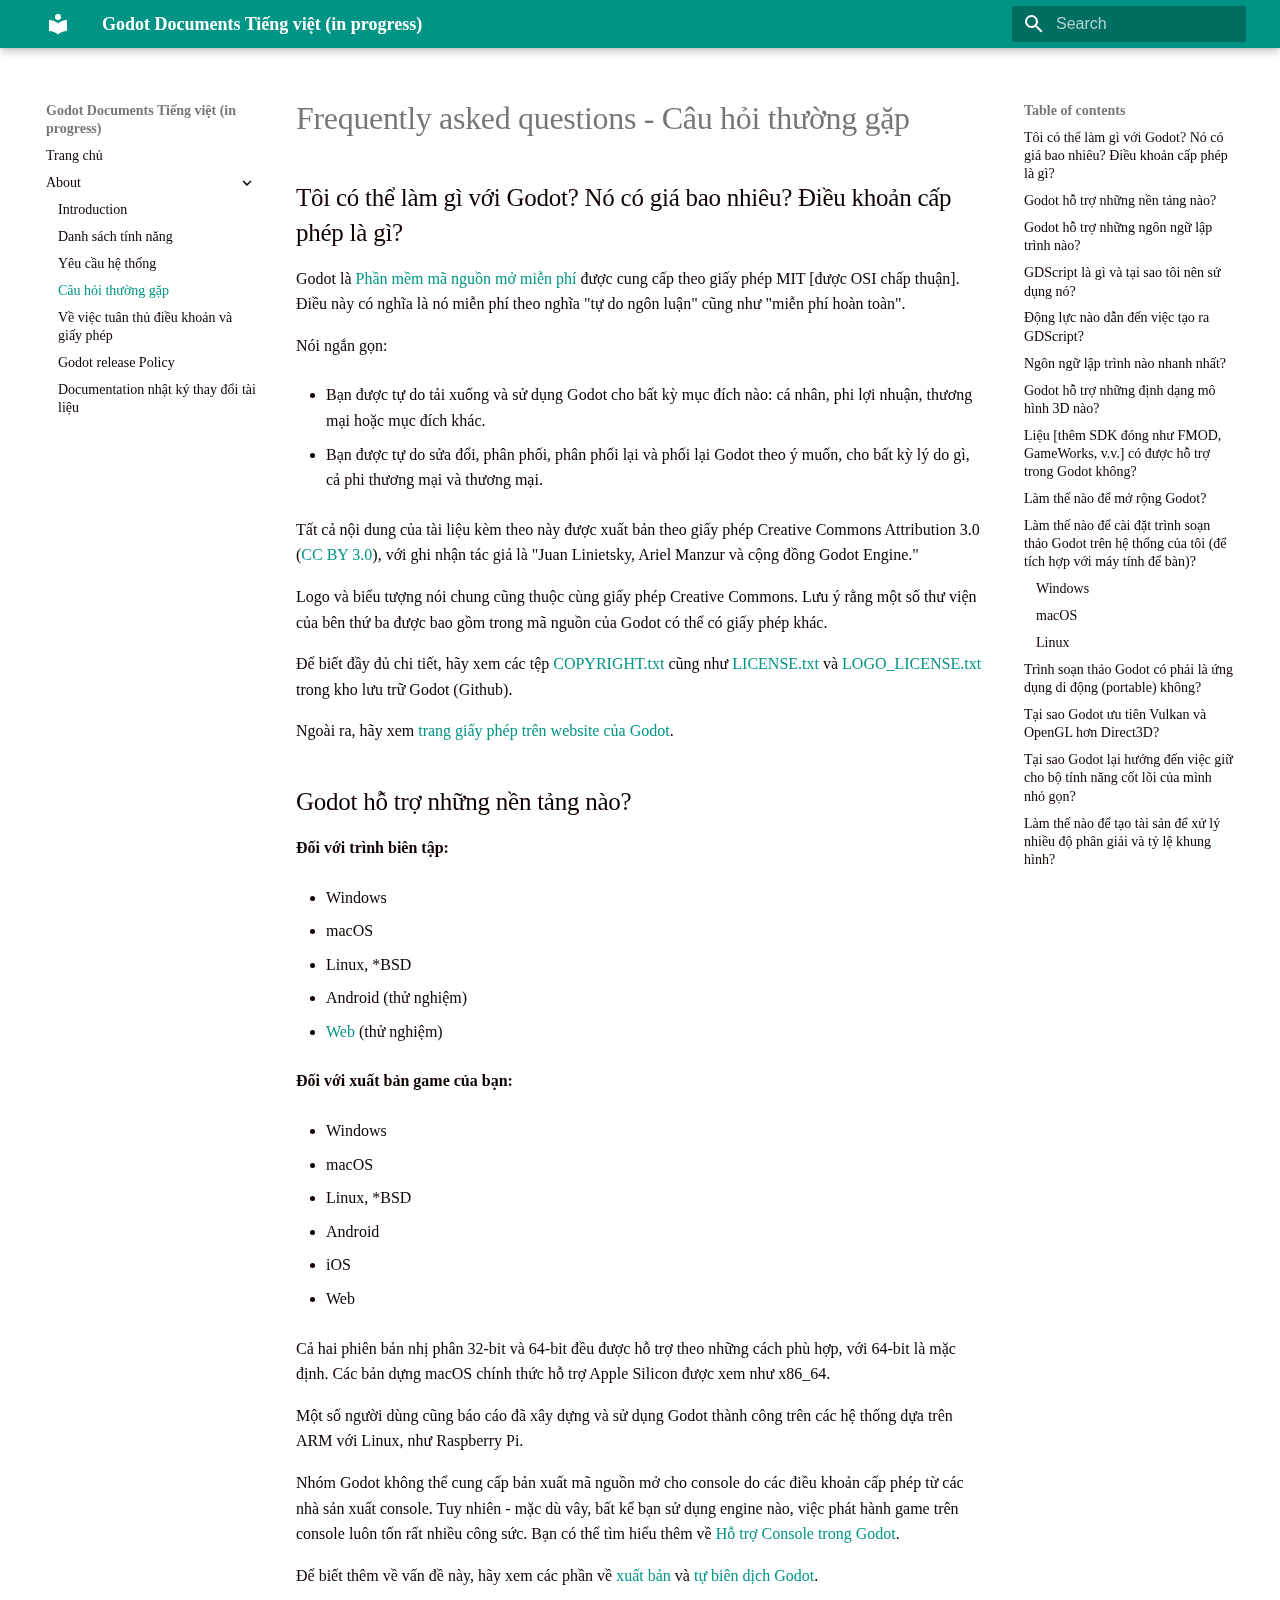
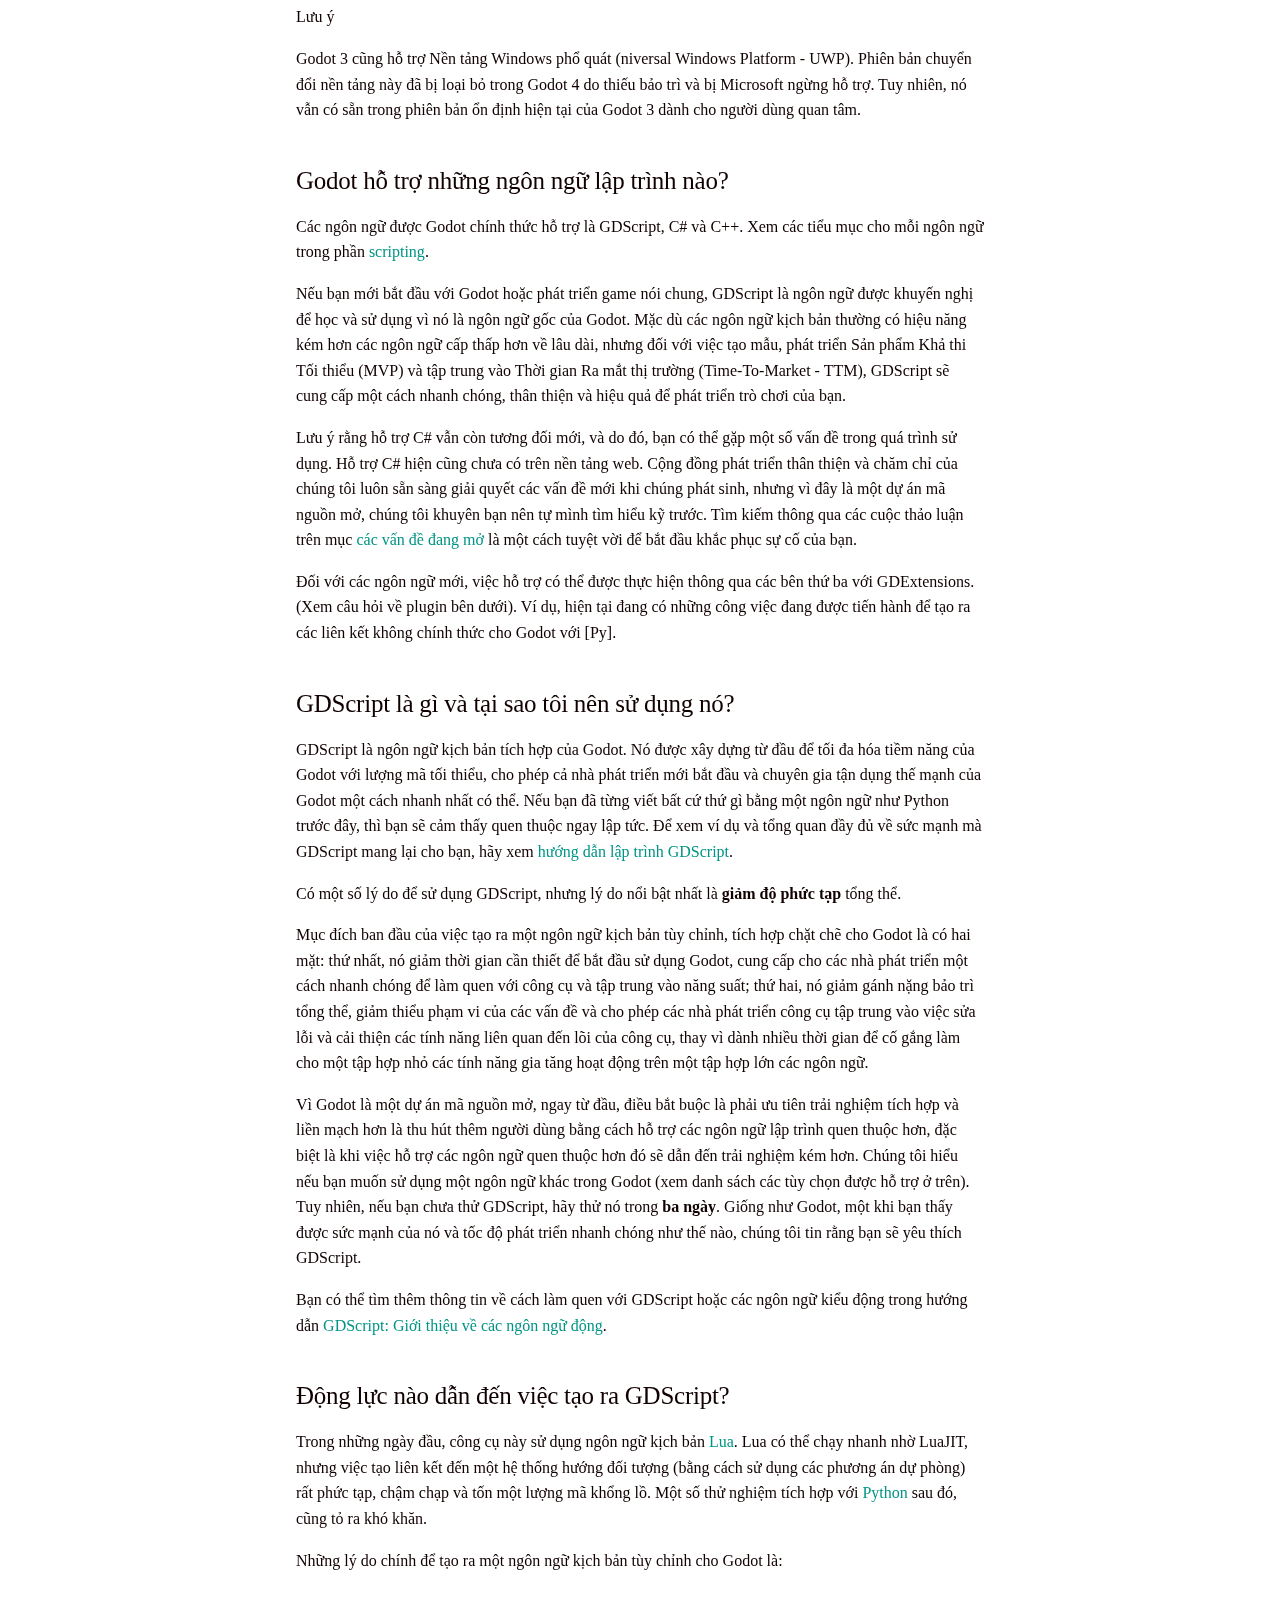
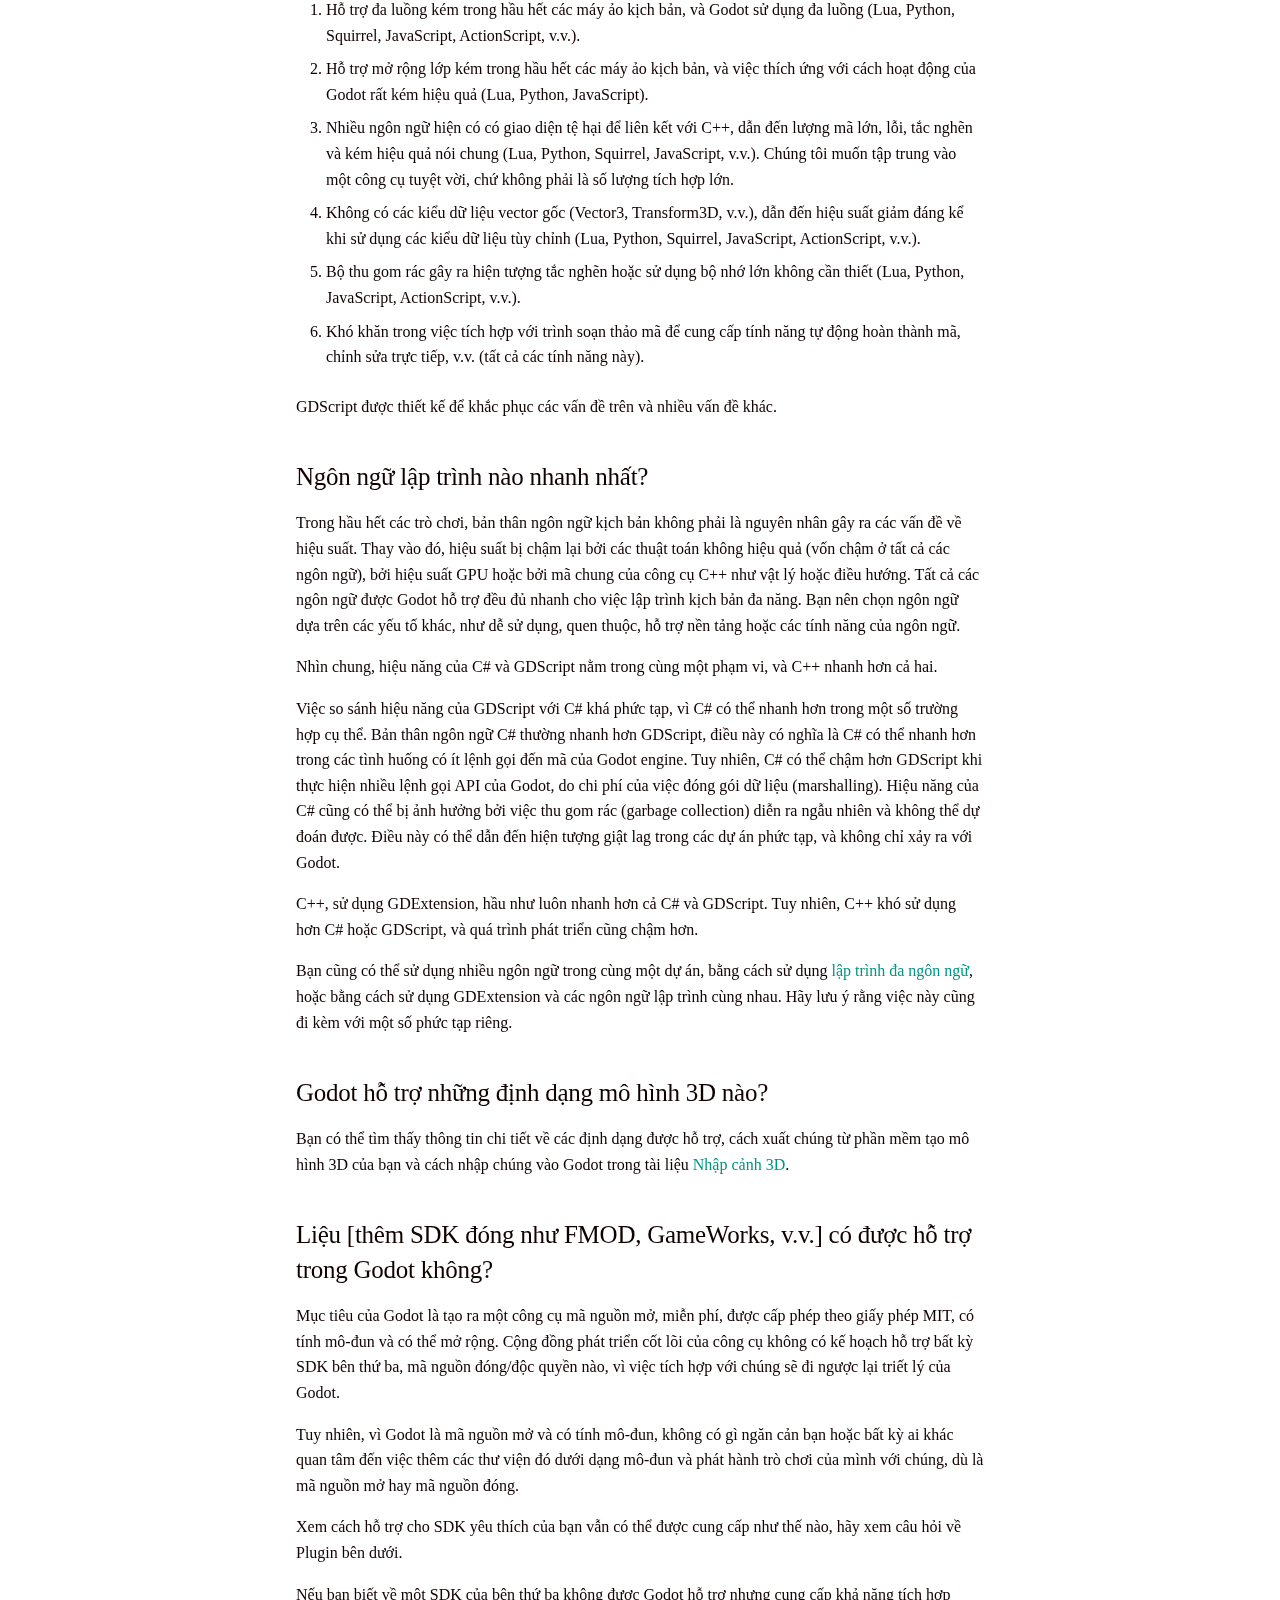
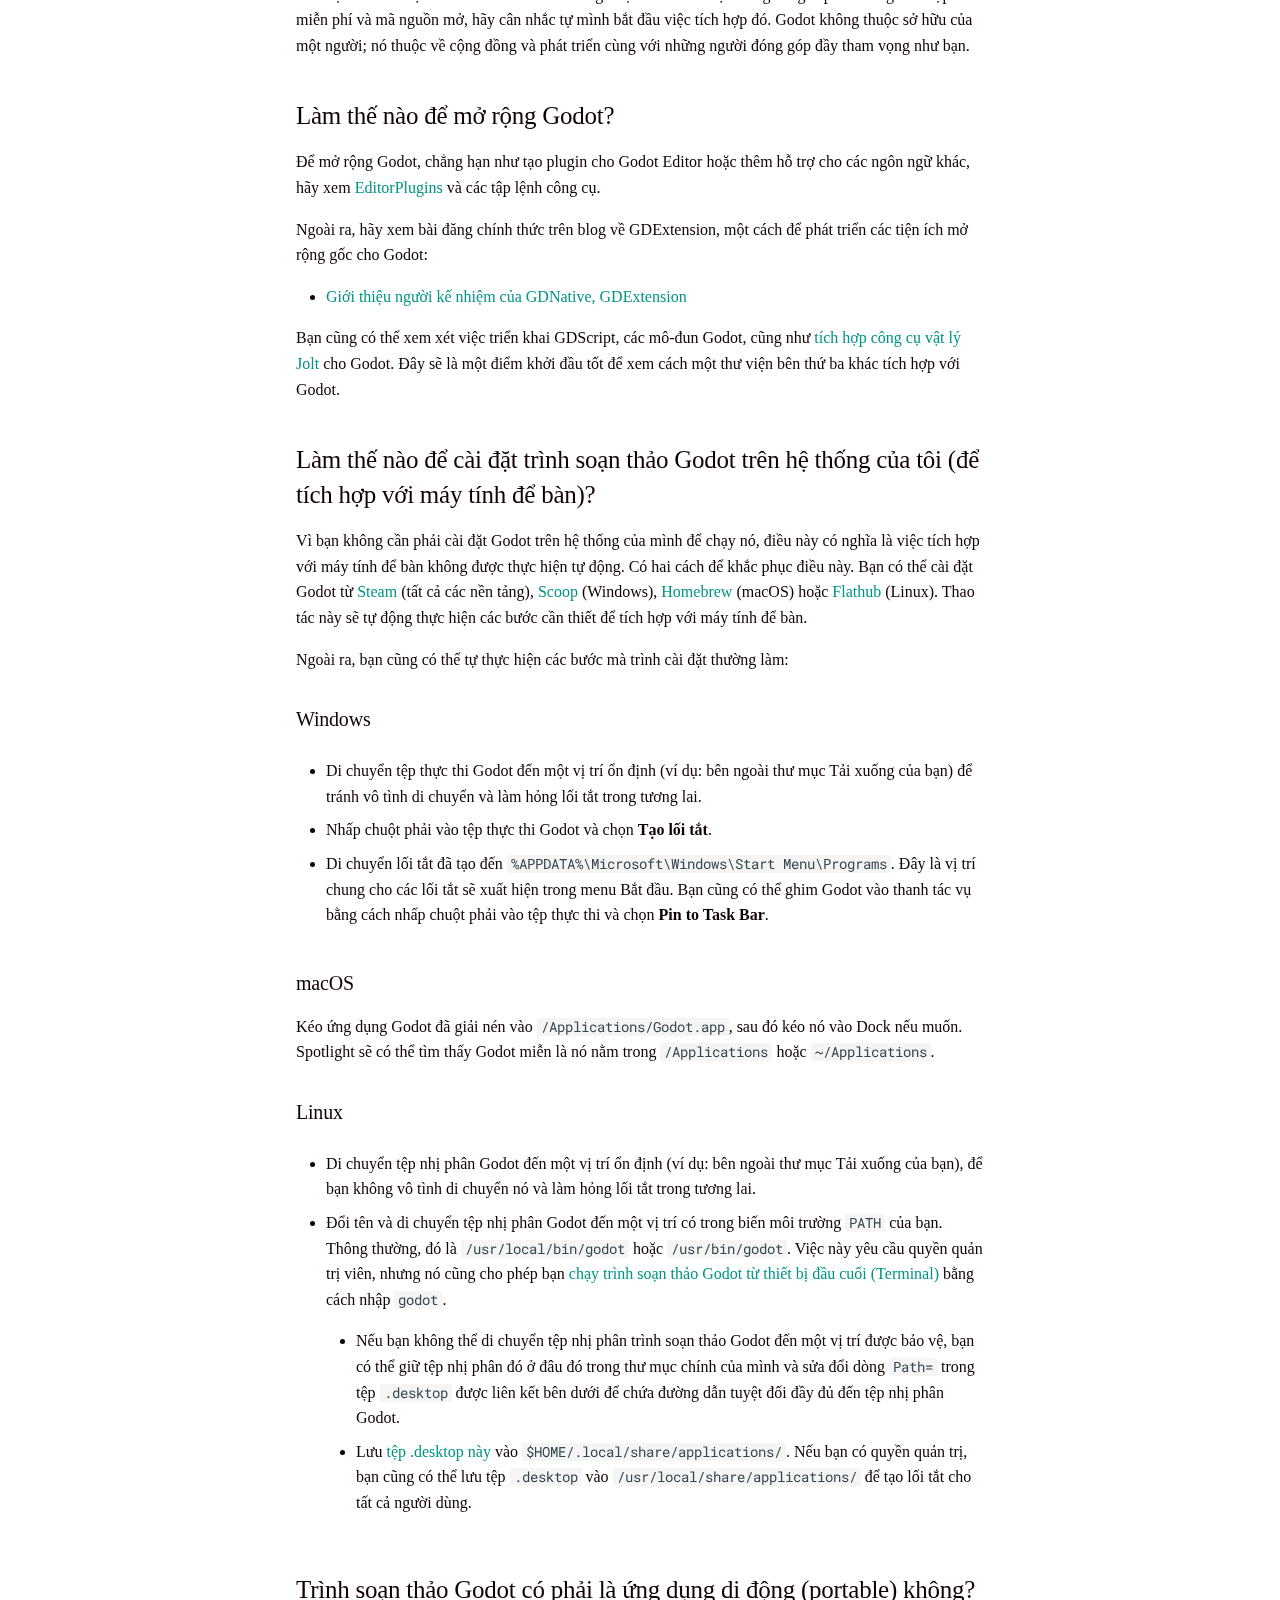
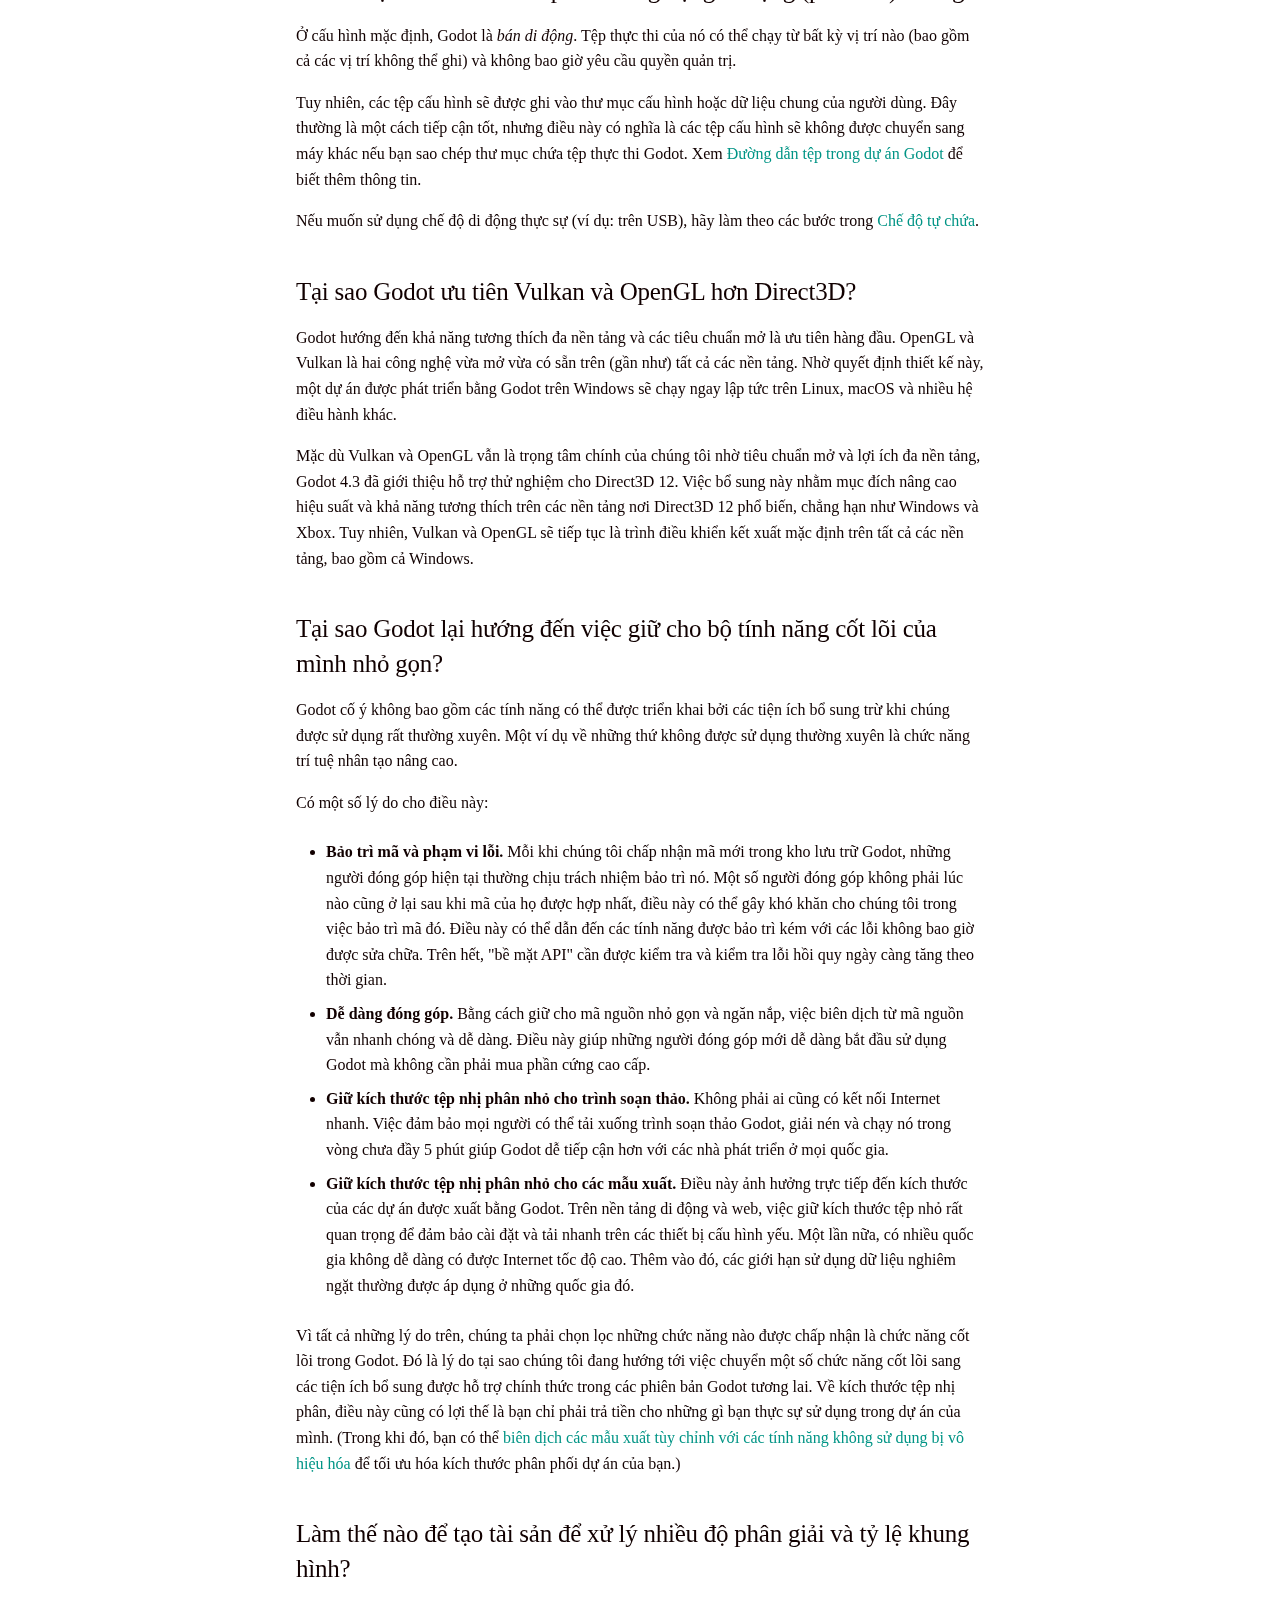
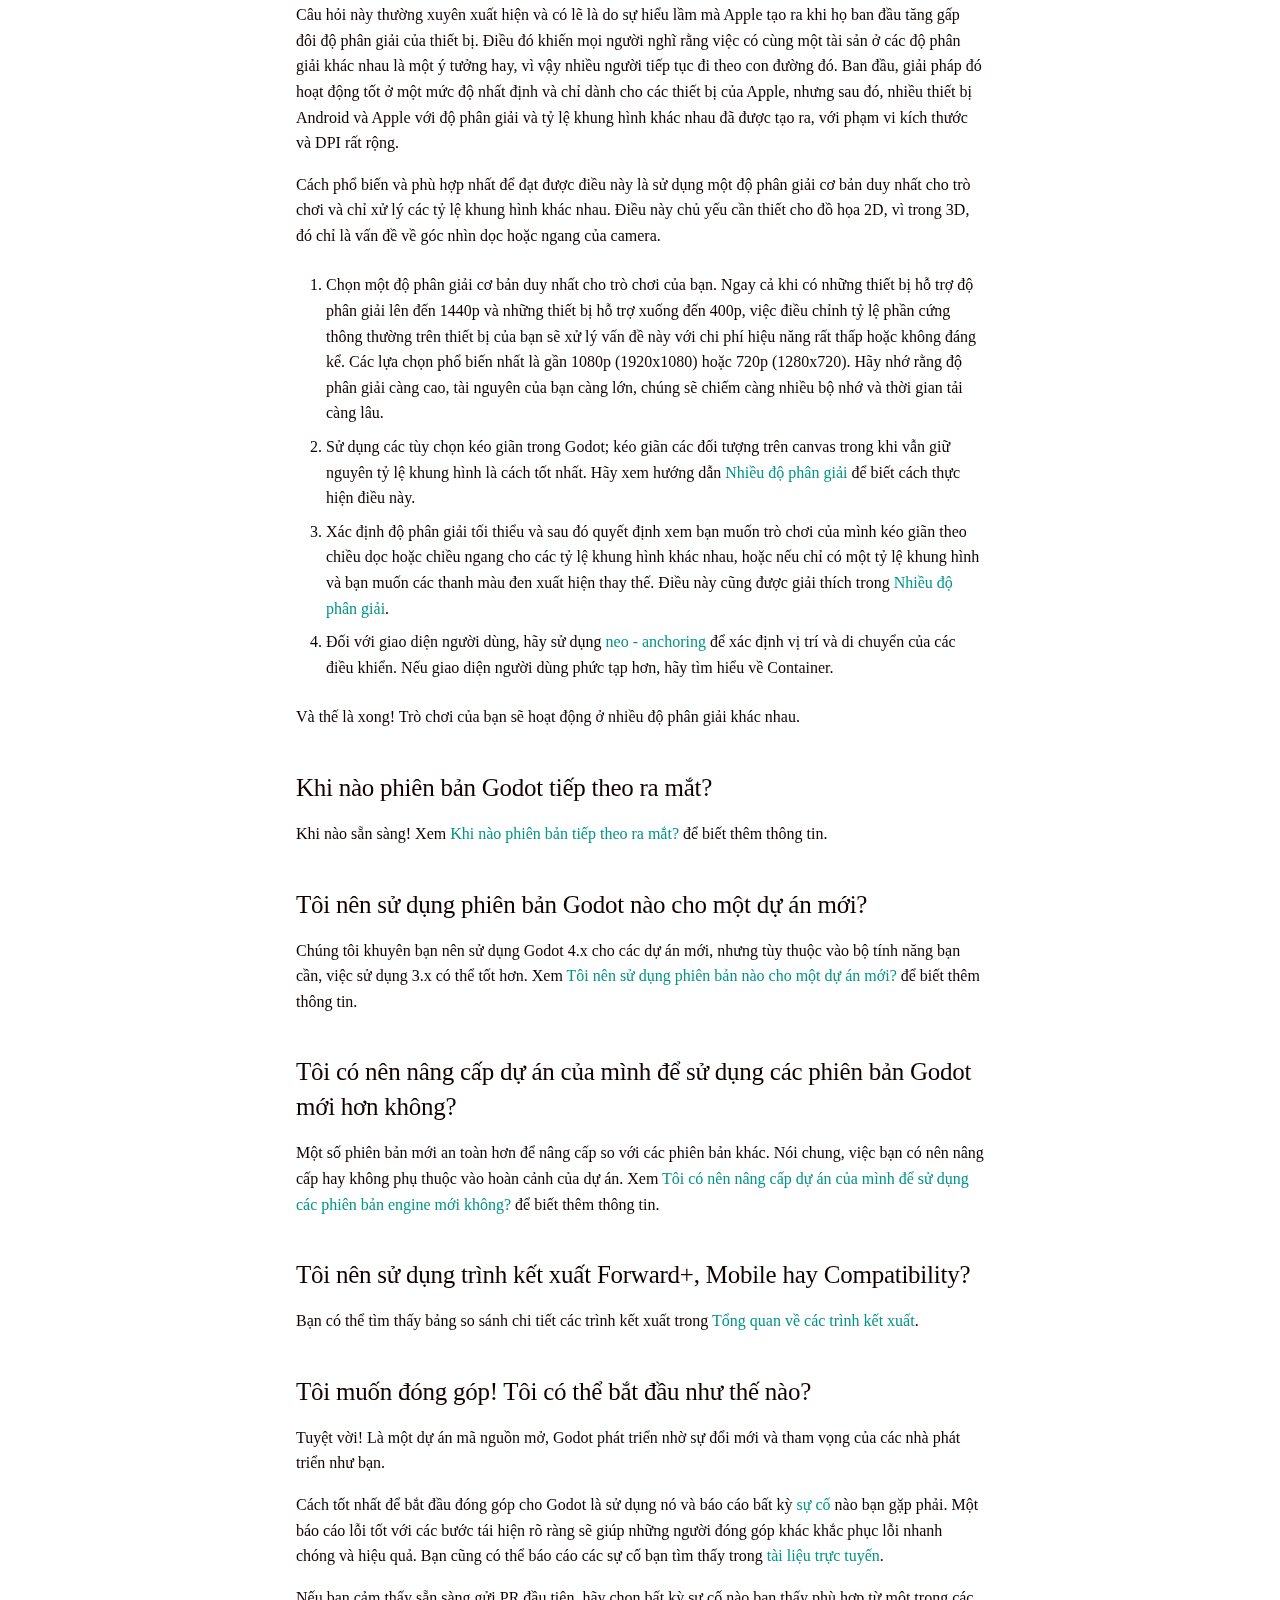
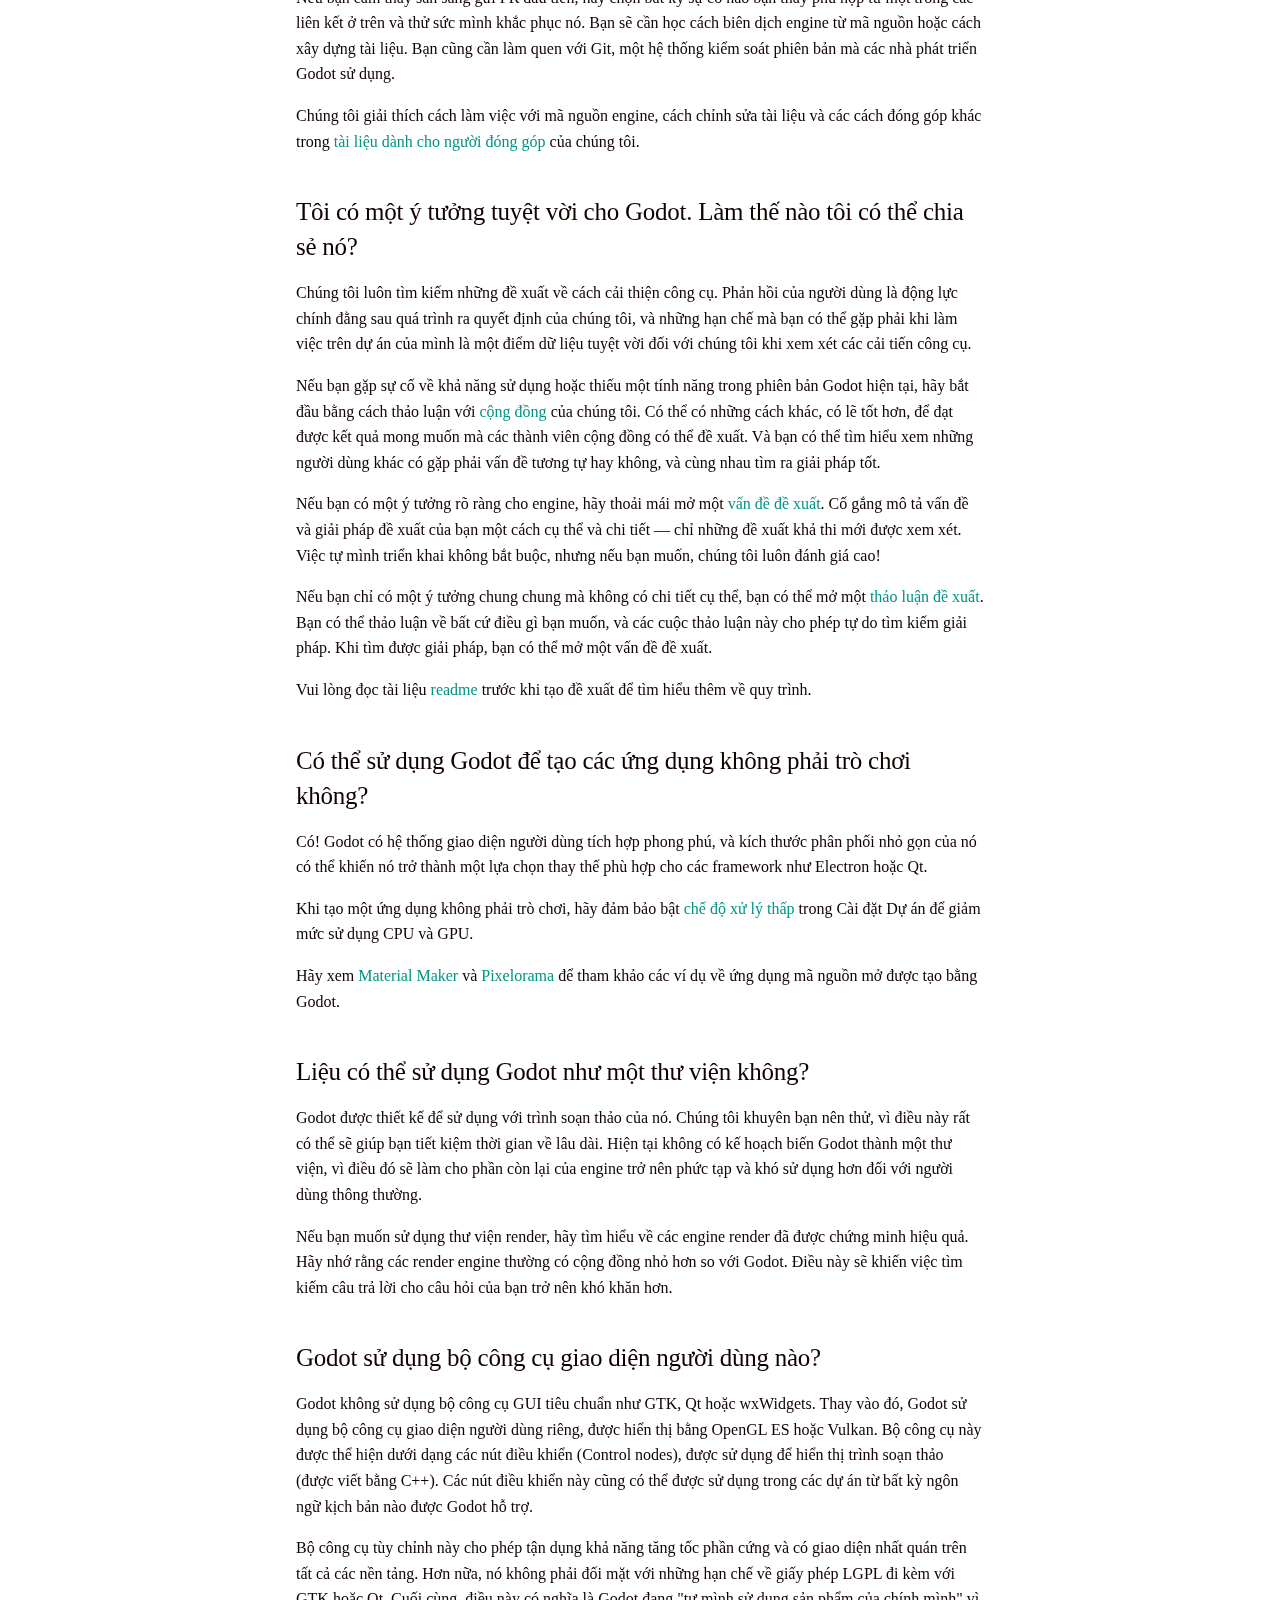
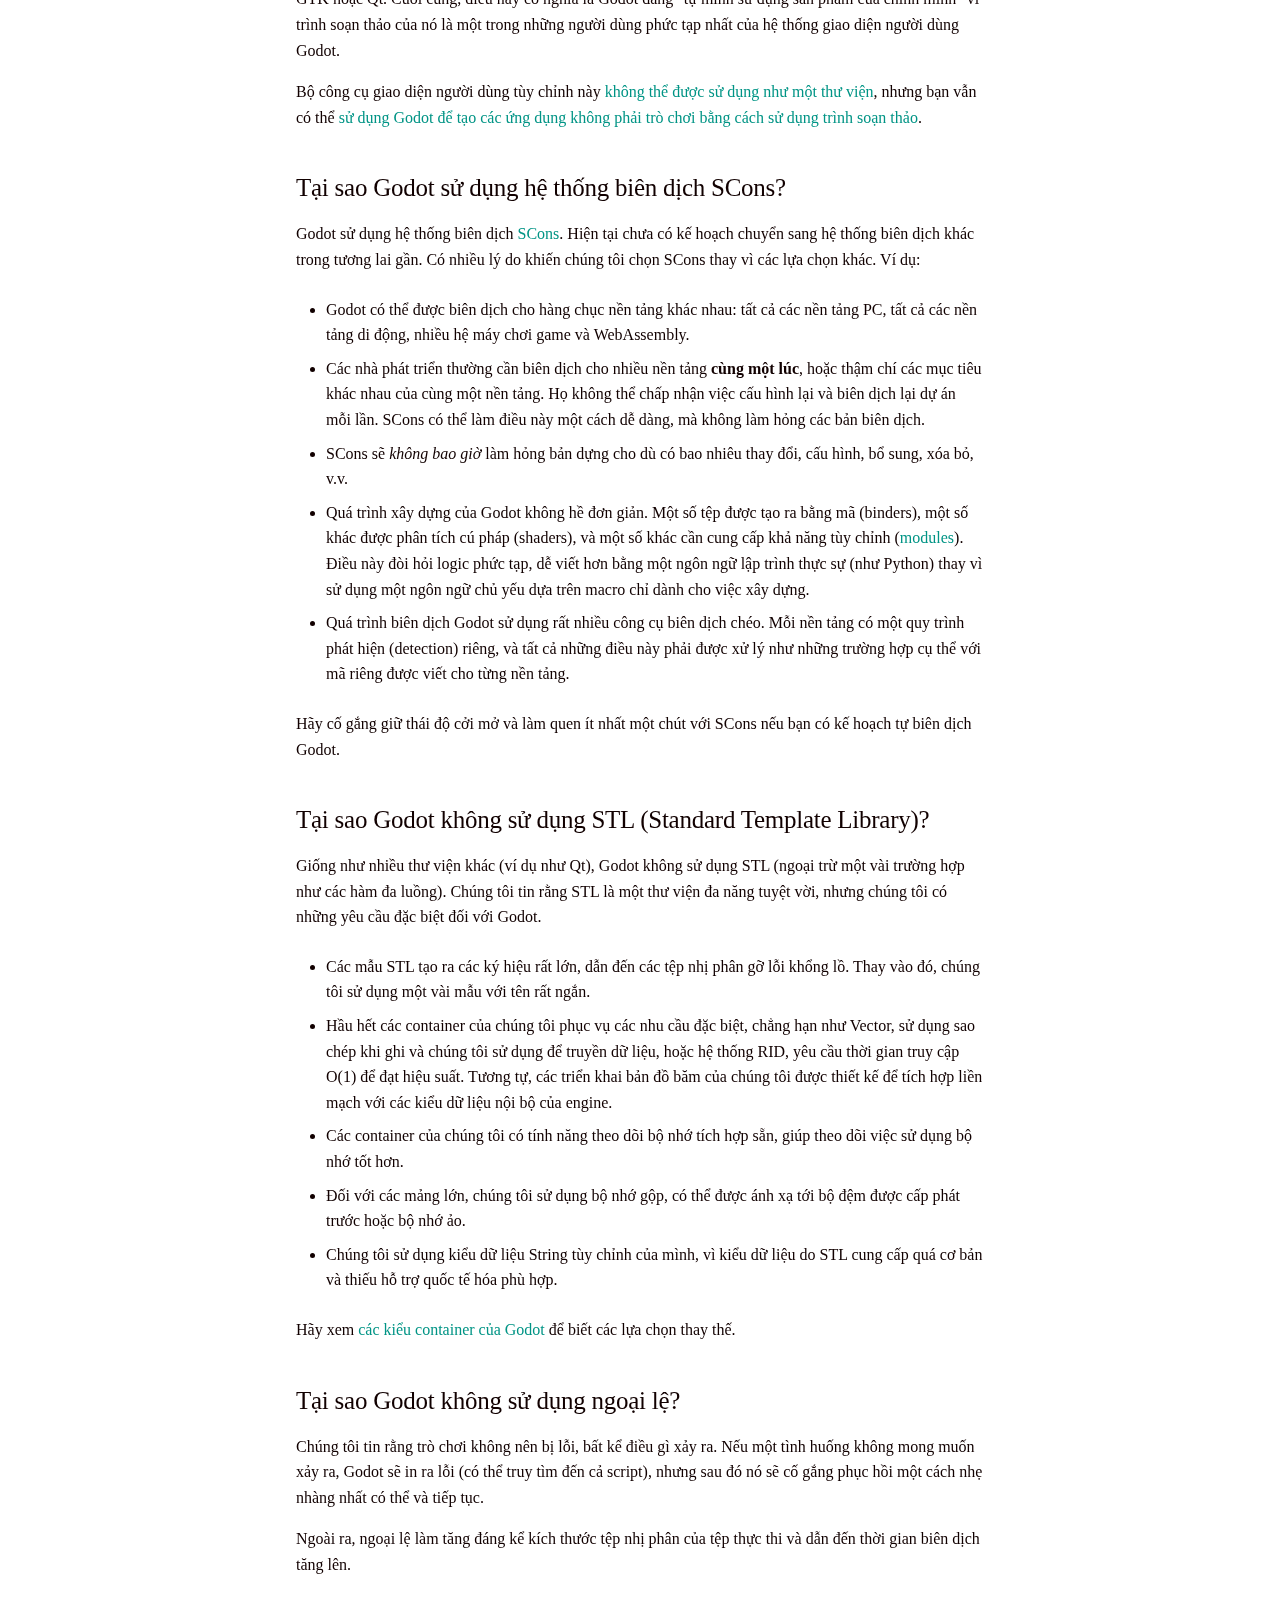
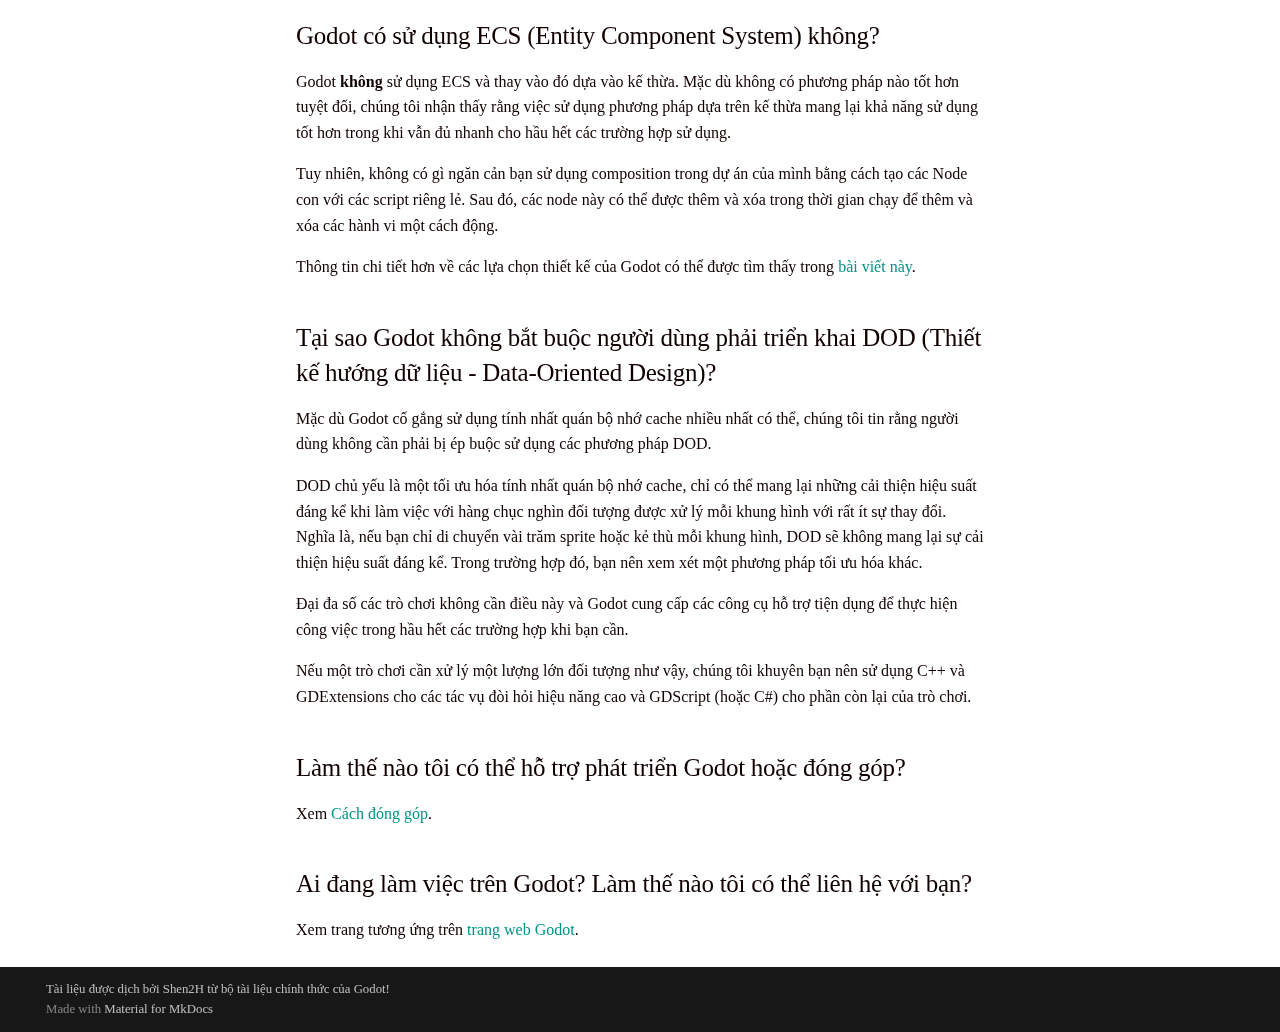
<file: About/FAQs/index.html>
<!doctype html>
<html lang="en" class="no-js">
  <head>
    
      <meta charset="utf-8">
      <meta name="viewport" content="width=device-width,initial-scale=1">
      
      
      
      
        <link rel="prev" href="../System%20requirements/">
      
      
        <link rel="next" href="../Complyingwithlicense/">
      
      
      <link rel="icon" href="../../assets/images/favicon.png">
      <meta name="generator" content="mkdocs-1.6.1, mkdocs-material-9.6.4">
    
    
      
        <title>Câu hỏi thường gặp - Godot Documents Tiếng việt (in progress)</title>
      
    
    
      <link rel="stylesheet" href="../../assets/stylesheets/main.8608ea7d.min.css">
      
        
        <link rel="stylesheet" href="../../assets/stylesheets/palette.06af60db.min.css">
      
      


    
    
      
    
    
      
        
        
        <link rel="preconnect" href="https://fonts.gstatic.com" crossorigin>
        <link rel="stylesheet" href="https://fonts.googleapis.com/css?family=Roboto:300,300i,400,400i,700,700i%7CRoboto+Mono:400,400i,700,700i&display=fallback">
        <style>:root{--md-text-font:"Roboto";--md-code-font:"Roboto Mono"}</style>
      
    
    
      <link rel="stylesheet" href="../../style.css">
    
    <script>__md_scope=new URL("../..",location),__md_hash=e=>[...e].reduce(((e,_)=>(e<<5)-e+_.charCodeAt(0)),0),__md_get=(e,_=localStorage,t=__md_scope)=>JSON.parse(_.getItem(t.pathname+"."+e)),__md_set=(e,_,t=localStorage,a=__md_scope)=>{try{t.setItem(a.pathname+"."+e,JSON.stringify(_))}catch(e){}}</script>
    
      

    
    
    
  </head>
  
  
    
    
    
    
    
    <body dir="ltr" data-md-color-scheme="default" data-md-color-primary="teal" data-md-color-accent="indigo">
  
    
    <input class="md-toggle" data-md-toggle="drawer" type="checkbox" id="__drawer" autocomplete="off">
    <input class="md-toggle" data-md-toggle="search" type="checkbox" id="__search" autocomplete="off">
    <label class="md-overlay" for="__drawer"></label>
    <div data-md-component="skip">
      
        
        <a href="#frequently-asked-questions-cau-hoi-thuong-gap" class="md-skip">
          Skip to content
        </a>
      
    </div>
    <div data-md-component="announce">
      
    </div>
    
    
      

  

<header class="md-header md-header--shadow" data-md-component="header">
  <nav class="md-header__inner md-grid" aria-label="Header">
    <a href="../.." title="Godot Documents Tiếng việt (in progress)" class="md-header__button md-logo" aria-label="Godot Documents Tiếng việt (in progress)" data-md-component="logo">
      
  
  <svg xmlns="http://www.w3.org/2000/svg" viewBox="0 0 24 24"><path d="M12 8a3 3 0 0 0 3-3 3 3 0 0 0-3-3 3 3 0 0 0-3 3 3 3 0 0 0 3 3m0 3.54C9.64 9.35 6.5 8 3 8v11c3.5 0 6.64 1.35 9 3.54 2.36-2.19 5.5-3.54 9-3.54V8c-3.5 0-6.64 1.35-9 3.54"/></svg>

    </a>
    <label class="md-header__button md-icon" for="__drawer">
      
      <svg xmlns="http://www.w3.org/2000/svg" viewBox="0 0 24 24"><path d="M3 6h18v2H3zm0 5h18v2H3zm0 5h18v2H3z"/></svg>
    </label>
    <div class="md-header__title" data-md-component="header-title">
      <div class="md-header__ellipsis">
        <div class="md-header__topic">
          <span class="md-ellipsis">
            Godot Documents Tiếng việt (in progress)
          </span>
        </div>
        <div class="md-header__topic" data-md-component="header-topic">
          <span class="md-ellipsis">
            
              Câu hỏi thường gặp
            
          </span>
        </div>
      </div>
    </div>
    
      
    
    
    
    
      <label class="md-header__button md-icon" for="__search">
        
        <svg xmlns="http://www.w3.org/2000/svg" viewBox="0 0 24 24"><path d="M9.5 3A6.5 6.5 0 0 1 16 9.5c0 1.61-.59 3.09-1.56 4.23l.27.27h.79l5 5-1.5 1.5-5-5v-.79l-.27-.27A6.52 6.52 0 0 1 9.5 16 6.5 6.5 0 0 1 3 9.5 6.5 6.5 0 0 1 9.5 3m0 2C7 5 5 7 5 9.5S7 14 9.5 14 14 12 14 9.5 12 5 9.5 5"/></svg>
      </label>
      <div class="md-search" data-md-component="search" role="dialog">
  <label class="md-search__overlay" for="__search"></label>
  <div class="md-search__inner" role="search">
    <form class="md-search__form" name="search">
      <input type="text" class="md-search__input" name="query" aria-label="Search" placeholder="Search" autocapitalize="off" autocorrect="off" autocomplete="off" spellcheck="false" data-md-component="search-query" required>
      <label class="md-search__icon md-icon" for="__search">
        
        <svg xmlns="http://www.w3.org/2000/svg" viewBox="0 0 24 24"><path d="M9.5 3A6.5 6.5 0 0 1 16 9.5c0 1.61-.59 3.09-1.56 4.23l.27.27h.79l5 5-1.5 1.5-5-5v-.79l-.27-.27A6.52 6.52 0 0 1 9.5 16 6.5 6.5 0 0 1 3 9.5 6.5 6.5 0 0 1 9.5 3m0 2C7 5 5 7 5 9.5S7 14 9.5 14 14 12 14 9.5 12 5 9.5 5"/></svg>
        
        <svg xmlns="http://www.w3.org/2000/svg" viewBox="0 0 24 24"><path d="M20 11v2H8l5.5 5.5-1.42 1.42L4.16 12l7.92-7.92L13.5 5.5 8 11z"/></svg>
      </label>
      <nav class="md-search__options" aria-label="Search">
        
        <button type="reset" class="md-search__icon md-icon" title="Clear" aria-label="Clear" tabindex="-1">
          
          <svg xmlns="http://www.w3.org/2000/svg" viewBox="0 0 24 24"><path d="M19 6.41 17.59 5 12 10.59 6.41 5 5 6.41 10.59 12 5 17.59 6.41 19 12 13.41 17.59 19 19 17.59 13.41 12z"/></svg>
        </button>
      </nav>
      
    </form>
    <div class="md-search__output">
      <div class="md-search__scrollwrap" tabindex="0" data-md-scrollfix>
        <div class="md-search-result" data-md-component="search-result">
          <div class="md-search-result__meta">
            Initializing search
          </div>
          <ol class="md-search-result__list" role="presentation"></ol>
        </div>
      </div>
    </div>
  </div>
</div>
    
    
  </nav>
  
</header>
    
    <div class="md-container" data-md-component="container">
      
      
        
          
        
      
      <main class="md-main" data-md-component="main">
        <div class="md-main__inner md-grid">
          
            
              
              <div class="md-sidebar md-sidebar--primary" data-md-component="sidebar" data-md-type="navigation" >
                <div class="md-sidebar__scrollwrap">
                  <div class="md-sidebar__inner">
                    



<nav class="md-nav md-nav--primary" aria-label="Navigation" data-md-level="0">
  <label class="md-nav__title" for="__drawer">
    <a href="../.." title="Godot Documents Tiếng việt (in progress)" class="md-nav__button md-logo" aria-label="Godot Documents Tiếng việt (in progress)" data-md-component="logo">
      
  
  <svg xmlns="http://www.w3.org/2000/svg" viewBox="0 0 24 24"><path d="M12 8a3 3 0 0 0 3-3 3 3 0 0 0-3-3 3 3 0 0 0-3 3 3 3 0 0 0 3 3m0 3.54C9.64 9.35 6.5 8 3 8v11c3.5 0 6.64 1.35 9 3.54 2.36-2.19 5.5-3.54 9-3.54V8c-3.5 0-6.64 1.35-9 3.54"/></svg>

    </a>
    Godot Documents Tiếng việt (in progress)
  </label>
  
  <ul class="md-nav__list" data-md-scrollfix>
    
      
      
  
  
  
  
    <li class="md-nav__item">
      <a href="../.." class="md-nav__link">
        
  
  <span class="md-ellipsis">
    Trang chủ
    
  </span>
  

      </a>
    </li>
  

    
      
      
  
  
    
  
  
  
    
    
    
    
    <li class="md-nav__item md-nav__item--active md-nav__item--nested">
      
        
        
        <input class="md-nav__toggle md-toggle " type="checkbox" id="__nav_2" checked>
        
          
          <label class="md-nav__link" for="__nav_2" id="__nav_2_label" tabindex="0">
            
  
  <span class="md-ellipsis">
    About
    
  </span>
  

            <span class="md-nav__icon md-icon"></span>
          </label>
        
        <nav class="md-nav" data-md-level="1" aria-labelledby="__nav_2_label" aria-expanded="true">
          <label class="md-nav__title" for="__nav_2">
            <span class="md-nav__icon md-icon"></span>
            About
          </label>
          <ul class="md-nav__list" data-md-scrollfix>
            
              
                
  
  
  
  
    <li class="md-nav__item">
      <a href="../Introduction/" class="md-nav__link">
        
  
  <span class="md-ellipsis">
    Introduction
    
  </span>
  

      </a>
    </li>
  

              
            
              
                
  
  
  
  
    <li class="md-nav__item">
      <a href="../list-of-features/" class="md-nav__link">
        
  
  <span class="md-ellipsis">
    Danh sách tính năng
    
  </span>
  

      </a>
    </li>
  

              
            
              
                
  
  
  
  
    <li class="md-nav__item">
      <a href="../System%20requirements/" class="md-nav__link">
        
  
  <span class="md-ellipsis">
    Yêu cầu hệ thống
    
  </span>
  

      </a>
    </li>
  

              
            
              
                
  
  
    
  
  
  
    <li class="md-nav__item md-nav__item--active">
      
      <input class="md-nav__toggle md-toggle" type="checkbox" id="__toc">
      
      
        
      
      
        <label class="md-nav__link md-nav__link--active" for="__toc">
          
  
  <span class="md-ellipsis">
    Câu hỏi thường gặp
    
  </span>
  

          <span class="md-nav__icon md-icon"></span>
        </label>
      
      <a href="./" class="md-nav__link md-nav__link--active">
        
  
  <span class="md-ellipsis">
    Câu hỏi thường gặp
    
  </span>
  

      </a>
      
        

<nav class="md-nav md-nav--secondary" aria-label="Table of contents">
  
  
  
    
  
  
    <label class="md-nav__title" for="__toc">
      <span class="md-nav__icon md-icon"></span>
      Table of contents
    </label>
    <ul class="md-nav__list" data-md-component="toc" data-md-scrollfix>
      
        <li class="md-nav__item">
  <a href="#toi-co-the-lam-gi-voi-godot-no-co-gia-bao-nhieu-ieu-khoan-cap-phep-la-gi" class="md-nav__link">
    <span class="md-ellipsis">
      Tôi có thể làm gì với Godot? Nó có giá bao nhiêu? Điều khoản cấp phép là gì?
    </span>
  </a>
  
</li>
      
        <li class="md-nav__item">
  <a href="#godot-ho-tro-nhung-nen-tang-nao" class="md-nav__link">
    <span class="md-ellipsis">
      Godot hỗ trợ những nền tảng nào?
    </span>
  </a>
  
</li>
      
        <li class="md-nav__item">
  <a href="#godot-ho-tro-nhung-ngon-ngu-lap-trinh-nao" class="md-nav__link">
    <span class="md-ellipsis">
      Godot hỗ trợ những ngôn ngữ lập trình nào?
    </span>
  </a>
  
</li>
      
        <li class="md-nav__item">
  <a href="#gdscript-la-gi-va-tai-sao-toi-nen-su-dung-no" class="md-nav__link">
    <span class="md-ellipsis">
      GDScript là gì và tại sao tôi nên sử dụng nó?
    </span>
  </a>
  
</li>
      
        <li class="md-nav__item">
  <a href="#ong-luc-nao-dan-en-viec-tao-ra-gdscript" class="md-nav__link">
    <span class="md-ellipsis">
      Động lực nào dẫn đến việc tạo ra GDScript?
    </span>
  </a>
  
</li>
      
        <li class="md-nav__item">
  <a href="#ngon-ngu-lap-trinh-nao-nhanh-nhat" class="md-nav__link">
    <span class="md-ellipsis">
      Ngôn ngữ lập trình nào nhanh nhất?
    </span>
  </a>
  
</li>
      
        <li class="md-nav__item">
  <a href="#godot-ho-tro-nhung-inh-dang-mo-hinh-3d-nao" class="md-nav__link">
    <span class="md-ellipsis">
      Godot hỗ trợ những định dạng mô hình 3D nào?
    </span>
  </a>
  
</li>
      
        <li class="md-nav__item">
  <a href="#lieu-them-sdk-ong-nhu-fmod-gameworks-vv-co-uoc-ho-tro-trong-godot-khong" class="md-nav__link">
    <span class="md-ellipsis">
      Liệu [thêm SDK đóng như FMOD, GameWorks, v.v.] có được hỗ trợ trong Godot không?
    </span>
  </a>
  
</li>
      
        <li class="md-nav__item">
  <a href="#lam-the-nao-e-mo-rong-godot" class="md-nav__link">
    <span class="md-ellipsis">
      Làm thế nào để mở rộng Godot?
    </span>
  </a>
  
</li>
      
        <li class="md-nav__item">
  <a href="#lam-the-nao-e-cai-at-trinh-soan-thao-godot-tren-he-thong-cua-toi-e-tich-hop-voi-may-tinh-e-ban" class="md-nav__link">
    <span class="md-ellipsis">
      Làm thế nào để cài đặt trình soạn thảo Godot trên hệ thống của tôi (để tích hợp với máy tính để bàn)?
    </span>
  </a>
  
    <nav class="md-nav" aria-label="Làm thế nào để cài đặt trình soạn thảo Godot trên hệ thống của tôi (để tích hợp với máy tính để bàn)?">
      <ul class="md-nav__list">
        
          <li class="md-nav__item">
  <a href="#windows" class="md-nav__link">
    <span class="md-ellipsis">
      Windows
    </span>
  </a>
  
</li>
        
          <li class="md-nav__item">
  <a href="#macos" class="md-nav__link">
    <span class="md-ellipsis">
      macOS
    </span>
  </a>
  
</li>
        
          <li class="md-nav__item">
  <a href="#linux" class="md-nav__link">
    <span class="md-ellipsis">
      Linux
    </span>
  </a>
  
</li>
        
      </ul>
    </nav>
  
</li>
      
        <li class="md-nav__item">
  <a href="#trinh-soan-thao-godot-co-phai-la-ung-dung-di-ong-portable-khong" class="md-nav__link">
    <span class="md-ellipsis">
      Trình soạn thảo Godot có phải là ứng dụng di động (portable) không?
    </span>
  </a>
  
</li>
      
        <li class="md-nav__item">
  <a href="#tai-sao-godot-uu-tien-vulkan-va-opengl-hon-direct3d" class="md-nav__link">
    <span class="md-ellipsis">
      Tại sao Godot ưu tiên Vulkan và OpenGL hơn Direct3D?
    </span>
  </a>
  
</li>
      
        <li class="md-nav__item">
  <a href="#tai-sao-godot-lai-huong-en-viec-giu-cho-bo-tinh-nang-cot-loi-cua-minh-nho-gon" class="md-nav__link">
    <span class="md-ellipsis">
      Tại sao Godot lại hướng đến việc giữ cho bộ tính năng cốt lõi của mình nhỏ gọn?
    </span>
  </a>
  
</li>
      
        <li class="md-nav__item">
  <a href="#lam-the-nao-e-tao-tai-san-e-xu-ly-nhieu-o-phan-giai-va-ty-le-khung-hinh" class="md-nav__link">
    <span class="md-ellipsis">
      Làm thế nào để tạo tài sản để xử lý nhiều độ phân giải và tỷ lệ khung hình?
    </span>
  </a>
  
</li>
      
        <li class="md-nav__item">
  <a href="#khi-nao-phien-ban-godot-tiep-theo-ra-mat" class="md-nav__link">
    <span class="md-ellipsis">
      Khi nào phiên bản Godot tiếp theo ra mắt?
    </span>
  </a>
  
</li>
      
        <li class="md-nav__item">
  <a href="#toi-nen-su-dung-phien-ban-godot-nao-cho-mot-du-an-moi" class="md-nav__link">
    <span class="md-ellipsis">
      Tôi nên sử dụng phiên bản Godot nào cho một dự án mới?
    </span>
  </a>
  
</li>
      
        <li class="md-nav__item">
  <a href="#toi-co-nen-nang-cap-du-an-cua-minh-e-su-dung-cac-phien-ban-godot-moi-hon-khong" class="md-nav__link">
    <span class="md-ellipsis">
      Tôi có nên nâng cấp dự án của mình để sử dụng các phiên bản Godot mới hơn không?
    </span>
  </a>
  
</li>
      
        <li class="md-nav__item">
  <a href="#toi-nen-su-dung-trinh-ket-xuat-forward-mobile-hay-compatibility" class="md-nav__link">
    <span class="md-ellipsis">
      Tôi nên sử dụng trình kết xuất Forward+, Mobile hay Compatibility?
    </span>
  </a>
  
</li>
      
        <li class="md-nav__item">
  <a href="#toi-muon-ong-gop-toi-co-the-bat-au-nhu-the-nao" class="md-nav__link">
    <span class="md-ellipsis">
      Tôi muốn đóng góp! Tôi có thể bắt đầu như thế nào?
    </span>
  </a>
  
</li>
      
        <li class="md-nav__item">
  <a href="#toi-co-mot-y-tuong-tuyet-voi-cho-godot-lam-the-nao-toi-co-the-chia-se-no" class="md-nav__link">
    <span class="md-ellipsis">
      Tôi có một ý tưởng tuyệt vời cho Godot. Làm thế nào tôi có thể chia sẻ nó?
    </span>
  </a>
  
</li>
      
        <li class="md-nav__item">
  <a href="#co-the-su-dung-godot-e-tao-cac-ung-dung-khong-phai-tro-choi-khong" class="md-nav__link">
    <span class="md-ellipsis">
      Có thể sử dụng Godot để tạo các ứng dụng không phải trò chơi không?
    </span>
  </a>
  
</li>
      
        <li class="md-nav__item">
  <a href="#lieu-co-the-su-dung-godot-nhu-mot-thu-vien-khong" class="md-nav__link">
    <span class="md-ellipsis">
      Liệu có thể sử dụng Godot như một thư viện không?
    </span>
  </a>
  
</li>
      
        <li class="md-nav__item">
  <a href="#godot-su-dung-bo-cong-cu-giao-dien-nguoi-dung-nao" class="md-nav__link">
    <span class="md-ellipsis">
      Godot sử dụng bộ công cụ giao diện người dùng nào?
    </span>
  </a>
  
</li>
      
        <li class="md-nav__item">
  <a href="#tai-sao-godot-su-dung-he-thong-bien-dich-scons" class="md-nav__link">
    <span class="md-ellipsis">
      Tại sao Godot sử dụng hệ thống biên dịch SCons?
    </span>
  </a>
  
</li>
      
        <li class="md-nav__item">
  <a href="#tai-sao-godot-khong-su-dung-stl-standard-template-library" class="md-nav__link">
    <span class="md-ellipsis">
      Tại sao Godot không sử dụng STL (Standard Template Library)?
    </span>
  </a>
  
</li>
      
        <li class="md-nav__item">
  <a href="#tai-sao-godot-khong-su-dung-ngoai-le" class="md-nav__link">
    <span class="md-ellipsis">
      Tại sao Godot không sử dụng ngoại lệ?
    </span>
  </a>
  
</li>
      
        <li class="md-nav__item">
  <a href="#godot-co-su-dung-ecs-entity-component-system-khong" class="md-nav__link">
    <span class="md-ellipsis">
      Godot có sử dụng ECS ​​(Entity Component System) không?
    </span>
  </a>
  
</li>
      
        <li class="md-nav__item">
  <a href="#tai-sao-godot-khong-bat-buoc-nguoi-dung-phai-trien-khai-dod-thiet-ke-huong-du-lieu-data-oriented-design" class="md-nav__link">
    <span class="md-ellipsis">
      Tại sao Godot không bắt buộc người dùng phải triển khai DOD (Thiết kế hướng dữ liệu - Data-Oriented Design)?
    </span>
  </a>
  
</li>
      
        <li class="md-nav__item">
  <a href="#lam-the-nao-toi-co-the-ho-tro-phat-trien-godot-hoac-ong-gop" class="md-nav__link">
    <span class="md-ellipsis">
      Làm thế nào tôi có thể hỗ trợ phát triển Godot hoặc đóng góp?
    </span>
  </a>
  
</li>
      
        <li class="md-nav__item">
  <a href="#ai-ang-lam-viec-tren-godot-lam-the-nao-toi-co-the-lien-he-voi-ban" class="md-nav__link">
    <span class="md-ellipsis">
      Ai đang làm việc trên Godot? Làm thế nào tôi có thể liên hệ với bạn?
    </span>
  </a>
  
</li>
      
    </ul>
  
</nav>
      
    </li>
  

              
            
              
                
  
  
  
  
    <li class="md-nav__item">
      <a href="../Complyingwithlicense/" class="md-nav__link">
        
  
  <span class="md-ellipsis">
    Về việc tuân thủ điều khoản và giấy phép
    
  </span>
  

      </a>
    </li>
  

              
            
              
                
  
  
  
  
    <li class="md-nav__item">
      <a href="../godotreleasepolicy/" class="md-nav__link">
        
  
  <span class="md-ellipsis">
    Godot release Policy
    
  </span>
  

      </a>
    </li>
  

              
            
              
                
  
  
  
  
    <li class="md-nav__item">
      <a href="../documentationchangelog/" class="md-nav__link">
        
  
  <span class="md-ellipsis">
    Documentation nhật ký thay đổi tài liệu
    
  </span>
  

      </a>
    </li>
  

              
            
          </ul>
        </nav>
      
    </li>
  

    
  </ul>
</nav>
                  </div>
                </div>
              </div>
            
            
              
              <div class="md-sidebar md-sidebar--secondary" data-md-component="sidebar" data-md-type="toc" >
                <div class="md-sidebar__scrollwrap">
                  <div class="md-sidebar__inner">
                    

<nav class="md-nav md-nav--secondary" aria-label="Table of contents">
  
  
  
    
  
  
    <label class="md-nav__title" for="__toc">
      <span class="md-nav__icon md-icon"></span>
      Table of contents
    </label>
    <ul class="md-nav__list" data-md-component="toc" data-md-scrollfix>
      
        <li class="md-nav__item">
  <a href="#toi-co-the-lam-gi-voi-godot-no-co-gia-bao-nhieu-ieu-khoan-cap-phep-la-gi" class="md-nav__link">
    <span class="md-ellipsis">
      Tôi có thể làm gì với Godot? Nó có giá bao nhiêu? Điều khoản cấp phép là gì?
    </span>
  </a>
  
</li>
      
        <li class="md-nav__item">
  <a href="#godot-ho-tro-nhung-nen-tang-nao" class="md-nav__link">
    <span class="md-ellipsis">
      Godot hỗ trợ những nền tảng nào?
    </span>
  </a>
  
</li>
      
        <li class="md-nav__item">
  <a href="#godot-ho-tro-nhung-ngon-ngu-lap-trinh-nao" class="md-nav__link">
    <span class="md-ellipsis">
      Godot hỗ trợ những ngôn ngữ lập trình nào?
    </span>
  </a>
  
</li>
      
        <li class="md-nav__item">
  <a href="#gdscript-la-gi-va-tai-sao-toi-nen-su-dung-no" class="md-nav__link">
    <span class="md-ellipsis">
      GDScript là gì và tại sao tôi nên sử dụng nó?
    </span>
  </a>
  
</li>
      
        <li class="md-nav__item">
  <a href="#ong-luc-nao-dan-en-viec-tao-ra-gdscript" class="md-nav__link">
    <span class="md-ellipsis">
      Động lực nào dẫn đến việc tạo ra GDScript?
    </span>
  </a>
  
</li>
      
        <li class="md-nav__item">
  <a href="#ngon-ngu-lap-trinh-nao-nhanh-nhat" class="md-nav__link">
    <span class="md-ellipsis">
      Ngôn ngữ lập trình nào nhanh nhất?
    </span>
  </a>
  
</li>
      
        <li class="md-nav__item">
  <a href="#godot-ho-tro-nhung-inh-dang-mo-hinh-3d-nao" class="md-nav__link">
    <span class="md-ellipsis">
      Godot hỗ trợ những định dạng mô hình 3D nào?
    </span>
  </a>
  
</li>
      
        <li class="md-nav__item">
  <a href="#lieu-them-sdk-ong-nhu-fmod-gameworks-vv-co-uoc-ho-tro-trong-godot-khong" class="md-nav__link">
    <span class="md-ellipsis">
      Liệu [thêm SDK đóng như FMOD, GameWorks, v.v.] có được hỗ trợ trong Godot không?
    </span>
  </a>
  
</li>
      
        <li class="md-nav__item">
  <a href="#lam-the-nao-e-mo-rong-godot" class="md-nav__link">
    <span class="md-ellipsis">
      Làm thế nào để mở rộng Godot?
    </span>
  </a>
  
</li>
      
        <li class="md-nav__item">
  <a href="#lam-the-nao-e-cai-at-trinh-soan-thao-godot-tren-he-thong-cua-toi-e-tich-hop-voi-may-tinh-e-ban" class="md-nav__link">
    <span class="md-ellipsis">
      Làm thế nào để cài đặt trình soạn thảo Godot trên hệ thống của tôi (để tích hợp với máy tính để bàn)?
    </span>
  </a>
  
    <nav class="md-nav" aria-label="Làm thế nào để cài đặt trình soạn thảo Godot trên hệ thống của tôi (để tích hợp với máy tính để bàn)?">
      <ul class="md-nav__list">
        
          <li class="md-nav__item">
  <a href="#windows" class="md-nav__link">
    <span class="md-ellipsis">
      Windows
    </span>
  </a>
  
</li>
        
          <li class="md-nav__item">
  <a href="#macos" class="md-nav__link">
    <span class="md-ellipsis">
      macOS
    </span>
  </a>
  
</li>
        
          <li class="md-nav__item">
  <a href="#linux" class="md-nav__link">
    <span class="md-ellipsis">
      Linux
    </span>
  </a>
  
</li>
        
      </ul>
    </nav>
  
</li>
      
        <li class="md-nav__item">
  <a href="#trinh-soan-thao-godot-co-phai-la-ung-dung-di-ong-portable-khong" class="md-nav__link">
    <span class="md-ellipsis">
      Trình soạn thảo Godot có phải là ứng dụng di động (portable) không?
    </span>
  </a>
  
</li>
      
        <li class="md-nav__item">
  <a href="#tai-sao-godot-uu-tien-vulkan-va-opengl-hon-direct3d" class="md-nav__link">
    <span class="md-ellipsis">
      Tại sao Godot ưu tiên Vulkan và OpenGL hơn Direct3D?
    </span>
  </a>
  
</li>
      
        <li class="md-nav__item">
  <a href="#tai-sao-godot-lai-huong-en-viec-giu-cho-bo-tinh-nang-cot-loi-cua-minh-nho-gon" class="md-nav__link">
    <span class="md-ellipsis">
      Tại sao Godot lại hướng đến việc giữ cho bộ tính năng cốt lõi của mình nhỏ gọn?
    </span>
  </a>
  
</li>
      
        <li class="md-nav__item">
  <a href="#lam-the-nao-e-tao-tai-san-e-xu-ly-nhieu-o-phan-giai-va-ty-le-khung-hinh" class="md-nav__link">
    <span class="md-ellipsis">
      Làm thế nào để tạo tài sản để xử lý nhiều độ phân giải và tỷ lệ khung hình?
    </span>
  </a>
  
</li>
      
        <li class="md-nav__item">
  <a href="#khi-nao-phien-ban-godot-tiep-theo-ra-mat" class="md-nav__link">
    <span class="md-ellipsis">
      Khi nào phiên bản Godot tiếp theo ra mắt?
    </span>
  </a>
  
</li>
      
        <li class="md-nav__item">
  <a href="#toi-nen-su-dung-phien-ban-godot-nao-cho-mot-du-an-moi" class="md-nav__link">
    <span class="md-ellipsis">
      Tôi nên sử dụng phiên bản Godot nào cho một dự án mới?
    </span>
  </a>
  
</li>
      
        <li class="md-nav__item">
  <a href="#toi-co-nen-nang-cap-du-an-cua-minh-e-su-dung-cac-phien-ban-godot-moi-hon-khong" class="md-nav__link">
    <span class="md-ellipsis">
      Tôi có nên nâng cấp dự án của mình để sử dụng các phiên bản Godot mới hơn không?
    </span>
  </a>
  
</li>
      
        <li class="md-nav__item">
  <a href="#toi-nen-su-dung-trinh-ket-xuat-forward-mobile-hay-compatibility" class="md-nav__link">
    <span class="md-ellipsis">
      Tôi nên sử dụng trình kết xuất Forward+, Mobile hay Compatibility?
    </span>
  </a>
  
</li>
      
        <li class="md-nav__item">
  <a href="#toi-muon-ong-gop-toi-co-the-bat-au-nhu-the-nao" class="md-nav__link">
    <span class="md-ellipsis">
      Tôi muốn đóng góp! Tôi có thể bắt đầu như thế nào?
    </span>
  </a>
  
</li>
      
        <li class="md-nav__item">
  <a href="#toi-co-mot-y-tuong-tuyet-voi-cho-godot-lam-the-nao-toi-co-the-chia-se-no" class="md-nav__link">
    <span class="md-ellipsis">
      Tôi có một ý tưởng tuyệt vời cho Godot. Làm thế nào tôi có thể chia sẻ nó?
    </span>
  </a>
  
</li>
      
        <li class="md-nav__item">
  <a href="#co-the-su-dung-godot-e-tao-cac-ung-dung-khong-phai-tro-choi-khong" class="md-nav__link">
    <span class="md-ellipsis">
      Có thể sử dụng Godot để tạo các ứng dụng không phải trò chơi không?
    </span>
  </a>
  
</li>
      
        <li class="md-nav__item">
  <a href="#lieu-co-the-su-dung-godot-nhu-mot-thu-vien-khong" class="md-nav__link">
    <span class="md-ellipsis">
      Liệu có thể sử dụng Godot như một thư viện không?
    </span>
  </a>
  
</li>
      
        <li class="md-nav__item">
  <a href="#godot-su-dung-bo-cong-cu-giao-dien-nguoi-dung-nao" class="md-nav__link">
    <span class="md-ellipsis">
      Godot sử dụng bộ công cụ giao diện người dùng nào?
    </span>
  </a>
  
</li>
      
        <li class="md-nav__item">
  <a href="#tai-sao-godot-su-dung-he-thong-bien-dich-scons" class="md-nav__link">
    <span class="md-ellipsis">
      Tại sao Godot sử dụng hệ thống biên dịch SCons?
    </span>
  </a>
  
</li>
      
        <li class="md-nav__item">
  <a href="#tai-sao-godot-khong-su-dung-stl-standard-template-library" class="md-nav__link">
    <span class="md-ellipsis">
      Tại sao Godot không sử dụng STL (Standard Template Library)?
    </span>
  </a>
  
</li>
      
        <li class="md-nav__item">
  <a href="#tai-sao-godot-khong-su-dung-ngoai-le" class="md-nav__link">
    <span class="md-ellipsis">
      Tại sao Godot không sử dụng ngoại lệ?
    </span>
  </a>
  
</li>
      
        <li class="md-nav__item">
  <a href="#godot-co-su-dung-ecs-entity-component-system-khong" class="md-nav__link">
    <span class="md-ellipsis">
      Godot có sử dụng ECS ​​(Entity Component System) không?
    </span>
  </a>
  
</li>
      
        <li class="md-nav__item">
  <a href="#tai-sao-godot-khong-bat-buoc-nguoi-dung-phai-trien-khai-dod-thiet-ke-huong-du-lieu-data-oriented-design" class="md-nav__link">
    <span class="md-ellipsis">
      Tại sao Godot không bắt buộc người dùng phải triển khai DOD (Thiết kế hướng dữ liệu - Data-Oriented Design)?
    </span>
  </a>
  
</li>
      
        <li class="md-nav__item">
  <a href="#lam-the-nao-toi-co-the-ho-tro-phat-trien-godot-hoac-ong-gop" class="md-nav__link">
    <span class="md-ellipsis">
      Làm thế nào tôi có thể hỗ trợ phát triển Godot hoặc đóng góp?
    </span>
  </a>
  
</li>
      
        <li class="md-nav__item">
  <a href="#ai-ang-lam-viec-tren-godot-lam-the-nao-toi-co-the-lien-he-voi-ban" class="md-nav__link">
    <span class="md-ellipsis">
      Ai đang làm việc trên Godot? Làm thế nào tôi có thể liên hệ với bạn?
    </span>
  </a>
  
</li>
      
    </ul>
  
</nav>
                  </div>
                </div>
              </div>
            
          
          
            <div class="md-content" data-md-component="content">
              <article class="md-content__inner md-typeset">
                
                  



<h1 id="frequently-asked-questions-cau-hoi-thuong-gap">Frequently asked questions - Câu hỏi thường gặp</h1>
<h2 id="toi-co-the-lam-gi-voi-godot-no-co-gia-bao-nhieu-ieu-khoan-cap-phep-la-gi">Tôi có thể làm gì với Godot? Nó có giá bao nhiêu? Điều khoản cấp phép là gì?</h2>
<p>Godot là <a href="https://en.wikipedia.org/wiki/Free_and_open_source_software">Phần mềm mã nguồn mở miễn phí</a> được cung cấp theo giấy phép MIT [được OSI chấp thuận]. Điều này có nghĩa là nó miễn phí theo nghĩa "tự do ngôn luận" cũng như "miễn phí hoàn toàn".</p>
<p>Nói ngắn gọn:</p>
<ul>
<li>
<p>Bạn được tự do tải xuống và sử dụng Godot cho bất kỳ mục đích nào: cá nhân, phi lợi nhuận, thương mại hoặc mục đích khác.</p>
</li>
<li>
<p>Bạn được tự do sửa đổi, phân phối, phân phối lại và phối lại Godot theo ý muốn, cho bất kỳ lý do gì, cả phi thương mại và thương mại.</p>
</li>
</ul>
<p>Tất cả nội dung của tài liệu kèm theo này được xuất bản theo giấy phép Creative Commons Attribution 3.0 (<a href="https://creativecommons.org/licenses/by/3.0/">CC BY 3.0</a>), với ghi nhận tác giả là "Juan Linietsky, Ariel Manzur và cộng đồng Godot Engine."</p>
<p>Logo và biểu tượng nói chung cũng thuộc cùng giấy phép Creative Commons. Lưu ý rằng một số thư viện của bên thứ ba được bao gồm trong mã nguồn của Godot có thể có giấy phép khác.</p>
<p>Để biết đầy đủ chi tiết, hãy xem các tệp <a href="https://github.com/godotengine/godot/blob/master/COPYRIGHT.txt">COPYRIGHT.txt</a> cũng như <a href="https://github.com/godotengine/godot/blob/master/LICENSE.txt">LICENSE.txt</a> và <a href="https://github.com/godotengine/godot/blob/master/LOGO_LICENSE.txt">LOGO_LICENSE.txt</a> trong kho lưu trữ Godot (Github).</p>
<p>Ngoài ra, hãy xem <a href="https://godotengine.org/license">trang giấy phép trên website của Godot</a>.</p>
<h2 id="godot-ho-tro-nhung-nen-tang-nao">Godot hỗ trợ những nền tảng nào?</h2>
<p><strong>Đối với trình biên tập:</strong></p>
<ul>
<li>
<p>Windows</p>
</li>
<li>
<p>macOS</p>
</li>
<li>
<p>Linux, *BSD</p>
</li>
<li>
<p>Android (thử nghiệm)</p>
</li>
<li>
<p><a href="https://editor.godotengine.org/">Web</a> (thử nghiệm)</p>
</li>
</ul>
<p><strong>Đối với xuất bản game của bạn:</strong></p>
<ul>
<li>
<p>Windows</p>
</li>
<li>
<p>macOS</p>
</li>
<li>
<p>Linux, *BSD</p>
</li>
<li>
<p>Android</p>
</li>
<li>
<p>iOS</p>
</li>
<li>
<p>Web</p>
</li>
</ul>
<p>Cả hai phiên bản nhị phân 32-bit và 64-bit đều được hỗ trợ theo những cách phù hợp, với 64-bit là mặc định. Các bản dựng macOS chính thức hỗ trợ Apple Silicon được xem như x86_64.</p>
<p>Một số người dùng cũng báo cáo đã xây dựng và sử dụng Godot thành công trên các hệ thống dựa trên ARM với Linux, như Raspberry Pi.</p>
<p>Nhóm Godot không thể cung cấp bản xuất mã nguồn mở cho console do các điều khoản cấp phép từ các nhà sản xuất console. Tuy nhiên - mặc dù vây, bất kể bạn sử dụng engine nào, việc phát hành game trên console luôn tốn rất nhiều công sức. Bạn có thể tìm hiểu thêm về <a href="https://docs.godotengine.org/en/stable/tutorials/platform/consoles.html#doc-consoles">Hỗ trợ Console trong Godot</a>.</p>
<p>Để biết thêm về vấn đề này, hãy xem các phần về <a href="https://docs.godotengine.org/en/stable/tutorials/export/index.html#toc-learn-workflow-export">xuất bản</a> và <a href="https://docs.godotengine.org/en/stable/engine_details/development/compiling/index.html#toc-devel-compiling">tự biên dịch Godot</a>.</p>
<p>Lưu ý</p>
<p>Godot 3 cũng hỗ trợ Nền tảng Windows phổ quát (niversal Windows Platform - UWP). Phiên bản chuyển đổi nền tảng này đã bị loại bỏ trong Godot 4 do thiếu bảo trì và bị Microsoft ngừng hỗ trợ. Tuy nhiên, nó vẫn có sẵn trong phiên bản ổn định hiện tại của Godot 3 dành cho người dùng quan tâm.</p>
<h2 id="godot-ho-tro-nhung-ngon-ngu-lap-trinh-nao">Godot hỗ trợ những ngôn ngữ lập trình nào?</h2>
<p>Các ngôn ngữ được Godot chính thức hỗ trợ là GDScript, C# và C++. Xem các tiểu mục cho mỗi ngôn ngữ trong phần <a href="https://docs.godotengine.org/en/stable/tutorials/scripting/index.html#toc-learn-scripting">scripting</a>.</p>
<p>Nếu bạn mới bắt đầu với Godot hoặc phát triển game nói chung, GDScript là ngôn ngữ được khuyến nghị để học và sử dụng vì nó là ngôn ngữ gốc của Godot. Mặc dù các ngôn ngữ kịch bản thường có hiệu năng kém hơn các ngôn ngữ cấp thấp hơn về lâu dài, nhưng đối với việc tạo mẫu, phát triển Sản phẩm Khả thi Tối thiểu (MVP) và tập trung vào Thời gian Ra mắt thị trường (Time-To-Market - TTM), GDScript sẽ cung cấp một cách nhanh chóng, thân thiện và hiệu quả để phát triển trò chơi của bạn.</p>
<p>Lưu ý rằng hỗ trợ C# vẫn còn tương đối mới, và do đó, bạn có thể gặp một số vấn đề trong quá trình sử dụng. Hỗ trợ C# hiện cũng chưa có trên nền tảng web. Cộng đồng phát triển thân thiện và chăm chỉ của chúng tôi luôn sẵn sàng giải quyết các vấn đề mới khi chúng phát sinh, nhưng vì đây là một dự án mã nguồn mở, chúng tôi khuyên bạn nên tự mình tìm hiểu kỹ trước. Tìm kiếm thông qua các cuộc thảo luận trên mục <a href="https://github.com/godotengine/godot/issues?q=is%3Aopen+is%3Aissue+label%3Atopic%3Adotnet">các vấn đề đang mở</a> là một cách tuyệt vời để bắt đầu khắc phục sự cố của bạn.</p>
<p>Đối với các ngôn ngữ mới, việc hỗ trợ có thể được thực hiện thông qua các bên thứ ba với GDExtensions. (Xem câu hỏi về plugin bên dưới). Ví dụ, hiện tại đang có những công việc đang được tiến hành để tạo ra các liên kết không chính thức cho Godot với [Py].</p>
<h2 id="gdscript-la-gi-va-tai-sao-toi-nen-su-dung-no">GDScript là gì và tại sao tôi nên sử dụng nó?</h2>
<p>GDScript là ngôn ngữ kịch bản tích hợp của Godot. Nó được xây dựng từ đầu để tối đa hóa tiềm năng của Godot với lượng mã tối thiểu, cho phép cả nhà phát triển mới bắt đầu và chuyên gia tận dụng thế mạnh của Godot một cách nhanh nhất có thể. Nếu bạn đã từng viết bất cứ thứ gì bằng một ngôn ngữ như Python trước đây, thì bạn sẽ cảm thấy quen thuộc ngay lập tức. Để xem ví dụ và tổng quan đầy đủ về sức mạnh mà GDScript mang lại cho bạn, hãy xem <a href="https://docs.godotengine.org/en/stable/tutorials/scripting/gdscript/index.html#doc-gdscript">hướng dẫn lập trình GDScript</a>.</p>
<p>Có một số lý do để sử dụng GDScript, nhưng lý do nổi bật nhất là <strong>giảm độ phức tạp</strong> tổng thể.</p>
<p>Mục đích ban đầu của việc tạo ra một ngôn ngữ kịch bản tùy chỉnh, tích hợp chặt chẽ cho Godot là có hai mặt: thứ nhất, nó giảm thời gian cần thiết để bắt đầu sử dụng Godot, cung cấp cho các nhà phát triển một cách nhanh chóng để làm quen với công cụ và tập trung vào năng suất; thứ hai, nó giảm gánh nặng bảo trì tổng thể, giảm thiểu phạm vi của các vấn đề và cho phép các nhà phát triển công cụ tập trung vào việc sửa lỗi và cải thiện các tính năng liên quan đến lõi của công cụ, thay vì dành nhiều thời gian để cố gắng làm cho một tập hợp nhỏ các tính năng gia tăng hoạt động trên một tập hợp lớn các ngôn ngữ.</p>
<p>Vì Godot là một dự án mã nguồn mở, ngay từ đầu, điều bắt buộc là phải ưu tiên trải nghiệm tích hợp và liền mạch hơn là thu hút thêm người dùng bằng cách hỗ trợ các ngôn ngữ lập trình quen thuộc hơn, đặc biệt là khi việc hỗ trợ các ngôn ngữ quen thuộc hơn đó sẽ dẫn đến trải nghiệm kém hơn. Chúng tôi hiểu nếu bạn muốn sử dụng một ngôn ngữ khác trong Godot (xem danh sách các tùy chọn được hỗ trợ ở trên). Tuy nhiên, nếu bạn chưa thử GDScript, hãy thử nó trong <strong>ba ngày</strong>. Giống như Godot, một khi bạn thấy được sức mạnh của nó và tốc độ phát triển nhanh chóng như thế nào, chúng tôi tin rằng bạn sẽ yêu thích GDScript.</p>
<p>Bạn có thể tìm thêm thông tin về cách làm quen với GDScript hoặc các ngôn ngữ kiểu động trong hướng dẫn <a href="https://docs.godotengine.org/en/stable/tutorials/scripting/gdscript/gdscript_advanced.html#doc-gdscript-more-efficiently">GDScript: Giới thiệu về các ngôn ngữ động</a>.</p>
<h2 id="ong-luc-nao-dan-en-viec-tao-ra-gdscript">Động lực nào dẫn đến việc tạo ra GDScript?</h2>
<p>Trong những ngày đầu, công cụ này sử dụng ngôn ngữ kịch bản <a href="https://www.lua.org/">Lua</a>. Lua có thể chạy nhanh nhờ LuaJIT, nhưng việc tạo liên kết đến một hệ thống hướng đối tượng (bằng cách sử dụng các phương án dự phòng) rất phức tạp, chậm chạp và tốn một lượng mã khổng lồ. Một số thử nghiệm tích hợp với <a href="https://www.python.org/">Python</a> sau đó, cũng tỏ ra khó khăn.</p>
<p>Những lý do chính để tạo ra một ngôn ngữ kịch bản tùy chỉnh cho Godot là:</p>
<ol>
<li>
<p>Hỗ trợ đa luồng kém trong hầu hết các máy ảo kịch bản, và Godot sử dụng đa luồng (Lua, Python, Squirrel, JavaScript, ActionScript, v.v.).</p>
</li>
<li>
<p>Hỗ trợ mở rộng lớp kém trong hầu hết các máy ảo kịch bản, và việc thích ứng với cách hoạt động của Godot rất kém hiệu quả (Lua, Python, JavaScript).</p>
</li>
<li>
<p>Nhiều ngôn ngữ hiện có có giao diện tệ hại để liên kết với C++, dẫn đến lượng mã lớn, lỗi, tắc nghẽn và kém hiệu quả nói chung (Lua, Python, Squirrel, JavaScript, v.v.). Chúng tôi muốn tập trung vào một công cụ tuyệt vời, chứ không phải là số lượng tích hợp lớn.</p>
</li>
<li>
<p>Không có các kiểu dữ liệu vector gốc (Vector3, Transform3D, v.v.), dẫn đến hiệu suất giảm đáng kể khi sử dụng các kiểu dữ liệu tùy chỉnh (Lua, Python, Squirrel, JavaScript, ActionScript, v.v.).</p>
</li>
<li>
<p>Bộ thu gom rác gây ra hiện tượng tắc nghẽn hoặc sử dụng bộ nhớ lớn không cần thiết (Lua, Python, JavaScript, ActionScript, v.v.).</p>
</li>
<li>
<p>Khó khăn trong việc tích hợp với trình soạn thảo mã để cung cấp tính năng tự động hoàn thành mã, chỉnh sửa trực tiếp, v.v. (tất cả các tính năng này).</p>
</li>
</ol>
<p>GDScript được thiết kế để khắc phục các vấn đề trên và nhiều vấn đề khác.</p>
<h2 id="ngon-ngu-lap-trinh-nao-nhanh-nhat">Ngôn ngữ lập trình nào nhanh nhất?</h2>
<p>Trong hầu hết các trò chơi, bản thân ngôn ngữ kịch bản không phải là nguyên nhân gây ra các vấn đề về hiệu suất. Thay vào đó, hiệu suất bị chậm lại bởi các thuật toán không hiệu quả (vốn chậm ở tất cả các ngôn ngữ), bởi hiệu suất GPU hoặc bởi mã chung của công cụ C++ như vật lý hoặc điều hướng. Tất cả các ngôn ngữ được Godot hỗ trợ đều đủ nhanh cho việc lập trình kịch bản đa năng. Bạn nên chọn ngôn ngữ dựa trên các yếu tố khác, như dễ sử dụng, quen thuộc, hỗ trợ nền tảng hoặc các tính năng của ngôn ngữ.</p>
<p>Nhìn chung, hiệu năng của C# và GDScript nằm trong cùng một phạm vi, và C++ nhanh hơn cả hai.</p>
<p>Việc so sánh hiệu năng của GDScript với C# khá phức tạp, vì C# có thể nhanh hơn trong một số trường hợp cụ thể. Bản thân ngôn ngữ C# thường nhanh hơn GDScript, điều này có nghĩa là C# có thể nhanh hơn trong các tình huống có ít lệnh gọi đến mã của Godot engine. Tuy nhiên, C# có thể chậm hơn GDScript khi thực hiện nhiều lệnh gọi API của Godot, do chi phí của việc đóng gói dữ liệu (marshalling). Hiệu năng của C# cũng có thể bị ảnh hưởng bởi việc thu gom rác (garbage collection) diễn ra ngẫu nhiên và không thể dự đoán được. Điều này có thể dẫn đến hiện tượng giật lag trong các dự án phức tạp, và không chỉ xảy ra với Godot.</p>
<p>C++, sử dụng GDExtension, hầu như luôn nhanh hơn cả C# và GDScript. Tuy nhiên, C++ khó sử dụng hơn C# hoặc GDScript, và quá trình phát triển cũng chậm hơn.</p>
<p>Bạn cũng có thể sử dụng nhiều ngôn ngữ trong cùng một dự án, bằng cách sử dụng <a href="https://docs.godotengine.org/en/stable/tutorials/scripting/cross_language_scripting.html#doc-cross-language-scripting">lập trình đa ngôn ngữ</a>, hoặc bằng cách sử dụng GDExtension và các ngôn ngữ lập trình cùng nhau. Hãy lưu ý rằng việc này cũng đi kèm với một số phức tạp riêng.</p>
<h2 id="godot-ho-tro-nhung-inh-dang-mo-hinh-3d-nao">Godot hỗ trợ những định dạng mô hình 3D nào?</h2>
<p>Bạn có thể tìm thấy thông tin chi tiết về các định dạng được hỗ trợ, cách xuất chúng từ phần mềm tạo mô hình 3D của bạn và cách nhập chúng vào Godot trong tài liệu <a href="https://docs.godotengine.org/en/stable/tutorials/assets_pipeline/importing_3d_scenes/index.html#doc-importing-3d-scenes">Nhập cảnh 3D</a>.</p>
<h2 id="lieu-them-sdk-ong-nhu-fmod-gameworks-vv-co-uoc-ho-tro-trong-godot-khong">Liệu [thêm SDK đóng như FMOD, GameWorks, v.v.] có được hỗ trợ trong Godot không?</h2>
<p>Mục tiêu của Godot là tạo ra một công cụ mã nguồn mở, miễn phí, được cấp phép theo giấy phép MIT, có tính mô-đun và có thể mở rộng. Cộng đồng phát triển cốt lõi của công cụ không có kế hoạch hỗ trợ bất kỳ SDK bên thứ ba, mã nguồn đóng/độc quyền nào, vì việc tích hợp với chúng sẽ đi ngược lại triết lý của Godot.</p>
<p>Tuy nhiên, vì Godot là mã nguồn mở và có tính mô-đun, không có gì ngăn cản bạn hoặc bất kỳ ai khác quan tâm đến việc thêm các thư viện đó dưới dạng mô-đun và phát hành trò chơi của mình với chúng, dù là mã nguồn mở hay mã nguồn đóng.</p>
<p>Xem cách hỗ trợ cho SDK yêu thích của bạn vẫn có thể được cung cấp như thế nào, hãy xem câu hỏi về Plugin bên dưới.</p>
<p>Nếu bạn biết về một SDK của bên thứ ba không được Godot hỗ trợ nhưng cung cấp khả năng tích hợp miễn phí và mã nguồn mở, hãy cân nhắc tự mình bắt đầu việc tích hợp đó. Godot không thuộc sở hữu của một người; nó thuộc về cộng đồng và phát triển cùng với những người đóng góp đầy tham vọng như bạn.</p>
<h2 id="lam-the-nao-e-mo-rong-godot">Làm thế nào để mở rộng Godot?</h2>
<p>Để mở rộng Godot, chẳng hạn như tạo plugin cho Godot Editor hoặc thêm hỗ trợ cho các ngôn ngữ khác, hãy xem <a href="https://docs.godotengine.org/en/stable/tutorials/plugins/editor/making_plugins.html#doc-making-plugins">EditorPlugins</a> và các tập lệnh công cụ.</p>
<p>Ngoài ra, hãy xem bài đăng chính thức trên blog về GDExtension, một cách để phát triển các tiện ích mở rộng gốc cho Godot:</p>
<ul>
<li><a href="https://godotengine.org/article/introducing-gd-extensions">Giới thiệu người kế nhiệm của GDNative, GDExtension</a></li>
</ul>
<p>Bạn cũng có thể xem xét việc triển khai GDScript, các mô-đun Godot, cũng như <a href="https://github.com/godot-jolt/godot-jolt">tích hợp công cụ vật lý Jolt</a> cho Godot. Đây sẽ là một điểm khởi đầu tốt để xem cách một thư viện bên thứ ba khác tích hợp với Godot.</p>
<h2 id="lam-the-nao-e-cai-at-trinh-soan-thao-godot-tren-he-thong-cua-toi-e-tich-hop-voi-may-tinh-e-ban">Làm thế nào để cài đặt trình soạn thảo Godot trên hệ thống của tôi (để tích hợp với máy tính để bàn)?</h2>
<p>Vì bạn không cần phải cài đặt Godot trên hệ thống của mình để chạy nó, điều này có nghĩa là việc tích hợp với máy tính để bàn không được thực hiện tự động. Có hai cách để khắc phục điều này. Bạn có thể cài đặt Godot từ <a href="https://store.steampowered.com/app/404790/Godot_Engine/">Steam</a> (tất cả các nền tảng), <a href="https://scoop.sh/">Scoop</a> (Windows), <a href="https://brew.sh/">Homebrew</a> (macOS) hoặc <a href="https://flathub.org/apps/details/org.godotengine.Godot">Flathub</a> (Linux). Thao tác này sẽ tự động thực hiện các bước cần thiết để tích hợp với máy tính để bàn.</p>
<p>Ngoài ra, bạn cũng có thể tự thực hiện các bước mà trình cài đặt thường làm:</p>
<h3 id="windows">Windows</h3>
<ul>
<li>
<p>Di chuyển tệp thực thi Godot đến một vị trí ổn định (ví dụ: bên ngoài thư mục Tải xuống của bạn) để tránh vô tình di chuyển và làm hỏng lối tắt trong tương lai.</p>
</li>
<li>
<p>Nhấp chuột phải vào tệp thực thi Godot và chọn <strong>Tạo lối tắt</strong>.</p>
</li>
<li>
<p>Di chuyển lối tắt đã tạo đến <code>%APPDATA%\Microsoft\Windows\Start Menu\Programs</code>. Đây là vị trí chung cho các lối tắt sẽ xuất hiện trong menu Bắt đầu. Bạn cũng có thể ghim Godot vào thanh tác vụ bằng cách nhấp chuột phải vào tệp thực thi và chọn <strong>Pin to Task Bar</strong>.</p>
</li>
</ul>
<h3 id="macos">macOS</h3>
<p>Kéo ứng dụng Godot đã giải nén vào <code>/Applications/Godot.app</code>, sau đó kéo nó vào Dock nếu muốn. Spotlight sẽ có thể tìm thấy Godot miễn là nó nằm trong <code>/Applications</code> hoặc <code>~/Applications</code>.</p>
<h3 id="linux">Linux</h3>
<ul>
<li>
<p>Di chuyển tệp nhị phân Godot đến một vị trí ổn định (ví dụ: bên ngoài thư mục Tải xuống của bạn), để bạn không vô tình di chuyển nó và làm hỏng lối tắt trong tương lai.</p>
</li>
<li>
<p>Đổi tên và di chuyển tệp nhị phân Godot đến một vị trí có trong biến môi trường <code>PATH</code> của bạn. Thông thường, đó là <code>/usr/local/bin/godot</code> hoặc <code>/usr/bin/godot</code>. Việc này yêu cầu quyền quản trị viên, nhưng nó cũng cho phép bạn <a href="https://docs.godotengine.org/en/stable/tutorials/editor/command_line_tutorial.html#doc-command-line-tutorial">chạy trình soạn thảo Godot từ thiết bị đầu cuối (Terminal)</a> bằng cách nhập <code>godot</code>.</p>
<ul>
<li>
<p>Nếu bạn không thể di chuyển tệp nhị phân trình soạn thảo Godot đến một vị trí được bảo vệ, bạn có thể giữ tệp nhị phân đó ở đâu đó trong thư mục chính của mình và sửa đổi dòng <code>Path=</code> trong tệp <code>.desktop</code> được liên kết bên dưới để chứa đường dẫn tuyệt đối đầy đủ đến tệp nhị phân Godot.</p>
</li>
<li>
<p>Lưu <a href="https://raw.githubusercontent.com/godotengine/godot/master/misc/dist/linux/org.godotengine.Godot.desktop">tệp .desktop này</a> vào <code>$HOME/.local/share/applications/</code>. Nếu bạn có quyền quản trị, bạn cũng có thể lưu tệp <code>.desktop</code> vào <code>/usr/local/share/applications/</code> để tạo lối tắt cho tất cả người dùng.</p>
</li>
</ul>
</li>
</ul>
<h2 id="trinh-soan-thao-godot-co-phai-la-ung-dung-di-ong-portable-khong">Trình soạn thảo Godot có phải là ứng dụng di động (portable)  không?</h2>
<p>Ở cấu hình mặc định, Godot là <em>bán di động</em>. Tệp thực thi của nó có thể chạy từ bất kỳ vị trí nào (bao gồm cả các vị trí không thể ghi) và không bao giờ yêu cầu quyền quản trị.</p>
<p>Tuy nhiên, các tệp cấu hình sẽ được ghi vào thư mục cấu hình hoặc dữ liệu chung của người dùng. Đây thường là một cách tiếp cận tốt, nhưng điều này có nghĩa là các tệp cấu hình sẽ không được chuyển sang máy khác nếu bạn sao chép thư mục chứa tệp thực thi Godot. Xem <a href="https://docs.godotengine.org/en/stable/tutorials/io/data_paths.html#doc-data-paths">Đường dẫn tệp trong dự án Godot</a> để biết thêm thông tin.</p>
<p>Nếu muốn sử dụng chế độ di động thực sự (ví dụ: trên USB), hãy làm theo các bước trong <a href="https://docs.godotengine.org/en/stable/tutorials/io/data_paths.html#doc-data-paths-self-contained-mode">Chế độ tự chứa</a>.</p>
<h2 id="tai-sao-godot-uu-tien-vulkan-va-opengl-hon-direct3d">Tại sao Godot ưu tiên Vulkan và OpenGL hơn Direct3D?</h2>
<p>Godot hướng đến khả năng tương thích đa nền tảng và các tiêu chuẩn mở là ưu tiên hàng đầu. OpenGL và Vulkan là hai công nghệ vừa mở vừa có sẵn trên (gần như) tất cả các nền tảng. Nhờ quyết định thiết kế này, một dự án được phát triển bằng Godot trên Windows sẽ chạy ngay lập tức trên Linux, macOS và nhiều hệ điều hành khác.</p>
<p>Mặc dù Vulkan và OpenGL vẫn là trọng tâm chính của chúng tôi nhờ tiêu chuẩn mở và lợi ích đa nền tảng, Godot 4.3 đã giới thiệu hỗ trợ thử nghiệm cho Direct3D 12. Việc bổ sung này nhằm mục đích nâng cao hiệu suất và khả năng tương thích trên các nền tảng nơi Direct3D 12 phổ biến, chẳng hạn như Windows và Xbox. Tuy nhiên, Vulkan và OpenGL sẽ tiếp tục là trình điều khiển kết xuất mặc định trên tất cả các nền tảng, bao gồm cả Windows.</p>
<h2 id="tai-sao-godot-lai-huong-en-viec-giu-cho-bo-tinh-nang-cot-loi-cua-minh-nho-gon">Tại sao Godot lại hướng đến việc giữ cho bộ tính năng cốt lõi của mình nhỏ gọn?</h2>
<p>Godot cố ý không bao gồm các tính năng có thể được triển khai bởi các tiện ích bổ sung trừ khi chúng được sử dụng rất thường xuyên. Một ví dụ về những thứ không được sử dụng thường xuyên là chức năng trí tuệ nhân tạo nâng cao.</p>
<p>Có một số lý do cho điều này:</p>
<ul>
<li>
<p><strong>Bảo trì mã và phạm vi lỗi.</strong> Mỗi khi chúng tôi chấp nhận mã mới trong kho lưu trữ Godot, những người đóng góp hiện tại thường chịu trách nhiệm bảo trì nó. Một số người đóng góp không phải lúc nào cũng ở lại sau khi mã của họ được hợp nhất, điều này có thể gây khó khăn cho chúng tôi trong việc bảo trì mã đó. Điều này có thể dẫn đến các tính năng được bảo trì kém với các lỗi không bao giờ được sửa chữa. Trên hết, "bề mặt API" cần được kiểm tra và kiểm tra lỗi hồi quy ngày càng tăng theo thời gian.</p>
</li>
<li>
<p><strong>Dễ dàng đóng góp.</strong> Bằng cách giữ cho mã nguồn nhỏ gọn và ngăn nắp, việc biên dịch từ mã nguồn vẫn nhanh chóng và dễ dàng. Điều này giúp những người đóng góp mới dễ dàng bắt đầu sử dụng Godot mà không cần phải mua phần cứng cao cấp.</p>
</li>
<li>
<p><strong>Giữ kích thước tệp nhị phân nhỏ cho trình soạn thảo.</strong> Không phải ai cũng có kết nối Internet nhanh. Việc đảm bảo mọi người có thể tải xuống trình soạn thảo Godot, giải nén và chạy nó trong vòng chưa đầy 5 phút giúp Godot dễ tiếp cận hơn với các nhà phát triển ở mọi quốc gia.</p>
</li>
<li>
<p><strong>Giữ kích thước tệp nhị phân nhỏ cho các mẫu xuất.</strong> Điều này ảnh hưởng trực tiếp đến kích thước của các dự án được xuất bằng Godot. Trên nền tảng di động và web, việc giữ kích thước tệp nhỏ rất quan trọng để đảm bảo cài đặt và tải nhanh trên các thiết bị cấu hình yếu. Một lần nữa, có nhiều quốc gia không dễ dàng có được Internet tốc độ cao. Thêm vào đó, các giới hạn sử dụng dữ liệu nghiêm ngặt thường được áp dụng ở những quốc gia đó.</p>
</li>
</ul>
<p>Vì tất cả những lý do trên, chúng ta phải chọn lọc những chức năng nào được chấp nhận là chức năng cốt lõi trong Godot. Đó là lý do tại sao chúng tôi đang hướng tới việc chuyển một số chức năng cốt lõi sang các tiện ích bổ sung được hỗ trợ chính thức trong các phiên bản Godot tương lai. Về kích thước tệp nhị phân, điều này cũng có lợi thế là bạn chỉ phải trả tiền cho những gì bạn thực sự sử dụng trong dự án của mình. (Trong khi đó, bạn có thể <a href="https://docs.godotengine.org/en/stable/engine_details/development/compiling/optimizing_for_size.html#doc-optimizing-for-size">biên dịch các mẫu xuất tùy chỉnh với các tính năng không sử dụng bị vô hiệu hóa</a> để tối ưu hóa kích thước phân phối dự án của bạn.)</p>
<h2 id="lam-the-nao-e-tao-tai-san-e-xu-ly-nhieu-o-phan-giai-va-ty-le-khung-hinh">Làm thế nào để tạo tài sản để xử lý nhiều độ phân giải và tỷ lệ khung hình?</h2>
<p>Câu hỏi này thường xuyên xuất hiện và có lẽ là do sự hiểu lầm mà Apple tạo ra khi họ ban đầu tăng gấp đôi độ phân giải của thiết bị. Điều đó khiến mọi người nghĩ rằng việc có cùng một tài sản ở các độ phân giải khác nhau là một ý tưởng hay, vì vậy nhiều người tiếp tục đi theo con đường đó. Ban đầu, giải pháp đó hoạt động tốt ở một mức độ nhất định và chỉ dành cho các thiết bị của Apple, nhưng sau đó, nhiều thiết bị Android và Apple với độ phân giải và tỷ lệ khung hình khác nhau đã được tạo ra, với phạm vi kích thước và DPI rất rộng.</p>
<p>Cách phổ biến và phù hợp nhất để đạt được điều này là sử dụng một độ phân giải cơ bản duy nhất cho trò chơi và chỉ xử lý các tỷ lệ khung hình khác nhau. Điều này chủ yếu cần thiết cho đồ họa 2D, vì trong 3D, đó chỉ là vấn đề về góc nhìn dọc hoặc ngang của camera.</p>
<ol>
<li>
<p>Chọn một độ phân giải cơ bản duy nhất cho trò chơi của bạn. Ngay cả khi có những thiết bị hỗ trợ độ phân giải lên đến 1440p và những thiết bị hỗ trợ xuống đến 400p, việc điều chỉnh tỷ lệ phần cứng thông thường trên thiết bị của bạn sẽ xử lý vấn đề này với chi phí hiệu năng rất thấp hoặc không đáng kể. Các lựa chọn phổ biến nhất là gần 1080p (1920x1080) hoặc 720p (1280x720). Hãy nhớ rằng độ phân giải càng cao, tài nguyên của bạn càng lớn, chúng sẽ chiếm càng nhiều bộ nhớ và thời gian tải càng lâu.</p>
</li>
<li>
<p>Sử dụng các tùy chọn kéo giãn trong Godot; kéo giãn các đối tượng trên canvas trong khi vẫn giữ nguyên tỷ lệ khung hình là cách tốt nhất. Hãy xem hướng dẫn <a href="https://docs.godotengine.org/en/stable/tutorials/rendering/multiple_resolutions.html#doc-multiple-resolutions">Nhiều độ phân giải</a> để biết cách thực hiện điều này.</p>
</li>
<li>
<p>Xác định độ phân giải tối thiểu và sau đó quyết định xem bạn muốn trò chơi của mình kéo giãn theo chiều dọc hoặc chiều ngang cho các tỷ lệ khung hình khác nhau, hoặc nếu chỉ có một tỷ lệ khung hình và bạn muốn các thanh màu đen xuất hiện thay thế. Điều này cũng được giải thích trong <a href="https://docs.godotengine.org/en/stable/tutorials/rendering/multiple_resolutions.html#doc-multiple-resolutions">Nhiều độ phân giải</a>.</p>
</li>
<li>
<p>Đối với giao diện người dùng, hãy sử dụng <a href="https://docs.godotengine.org/en/stable/tutorials/ui/size_and_anchors.html#doc-size-and-anchors">neo - anchoring</a> để xác định vị trí và di chuyển của các điều khiển. Nếu giao diện người dùng phức tạp hơn, hãy tìm hiểu về Container.</p>
</li>
</ol>
<p>Và thế là xong! Trò chơi của bạn sẽ hoạt động ở nhiều độ phân giải khác nhau.</p>
<h2 id="khi-nao-phien-ban-godot-tiep-theo-ra-mat">Khi nào phiên bản Godot tiếp theo ra mắt?</h2>
<p>Khi nào sẵn sàng! Xem <a href="https://docs.godotengine.org/en/stable/about/release_policy.html#doc-release-policy-when-is-next-release-out">Khi nào phiên bản tiếp theo ra mắt?</a> để biết thêm thông tin.</p>
<h2 id="toi-nen-su-dung-phien-ban-godot-nao-cho-mot-du-an-moi">Tôi nên sử dụng phiên bản Godot nào cho một dự án mới?</h2>
<p>Chúng tôi khuyên bạn nên sử dụng Godot 4.x cho các dự án mới, nhưng tùy thuộc vào bộ tính năng bạn cần, việc sử dụng 3.x có thể tốt hơn. Xem <a href="https://docs.godotengine.org/en/stable/about/release_policy.html#doc-release-policy-which-version-should-i-use">Tôi nên sử dụng phiên bản nào cho một dự án mới?</a> để biết thêm thông tin.</p>
<h2 id="toi-co-nen-nang-cap-du-an-cua-minh-e-su-dung-cac-phien-ban-godot-moi-hon-khong">Tôi có nên nâng cấp dự án của mình để sử dụng các phiên bản Godot mới hơn không?</h2>
<p>Một số phiên bản mới an toàn hơn để nâng cấp so với các phiên bản khác. Nói chung, việc bạn có nên nâng cấp hay không phụ thuộc vào hoàn cảnh của dự án. Xem <a href="https://docs.godotengine.org/en/stable/about/release_policy.html#doc-release-policy-should-i-upgrade-my-project">Tôi có nên nâng cấp dự án của mình để sử dụng các phiên bản engine mới không?</a> để biết thêm thông tin.</p>
<h2 id="toi-nen-su-dung-trinh-ket-xuat-forward-mobile-hay-compatibility">Tôi nên sử dụng trình kết xuất Forward+, Mobile hay Compatibility?</h2>
<p>Bạn có thể tìm thấy bảng so sánh chi tiết các trình kết xuất trong <a href="https://docs.godotengine.org/en/stable/tutorials/rendering/renderers.html#doc-renderers">Tổng quan về các trình kết xuất</a>.</p>
<h2 id="toi-muon-ong-gop-toi-co-the-bat-au-nhu-the-nao">Tôi muốn đóng góp! Tôi có thể bắt đầu như thế nào?</h2>
<p>Tuyệt vời! Là một dự án mã nguồn mở, Godot phát triển nhờ sự đổi mới và tham vọng của các nhà phát triển như bạn.</p>
<p>Cách tốt nhất để bắt đầu đóng góp cho Godot là sử dụng nó và báo cáo bất kỳ <a href="https://github.com/godotengine/godot/issues">sự cố</a> nào bạn gặp phải. Một báo cáo lỗi tốt với các bước tái hiện rõ ràng sẽ giúp những người đóng góp khác khắc phục lỗi nhanh chóng và hiệu quả. Bạn cũng có thể báo cáo các sự cố bạn tìm thấy trong <a href="https://github.com/godotengine/godot-docs/issues">tài liệu trực tuyến</a>.</p>
<p>Nếu bạn cảm thấy sẵn sàng gửi PR đầu tiên, hãy chọn bất kỳ sự cố nào bạn thấy phù hợp từ một trong các liên kết ở trên và thử sức mình khắc phục nó. Bạn sẽ cần học cách biên dịch engine từ mã nguồn hoặc cách xây dựng tài liệu. Bạn cũng cần làm quen với Git, một hệ thống kiểm soát phiên bản mà các nhà phát triển Godot sử dụng.</p>
<p>Chúng tôi giải thích cách làm việc với mã nguồn engine, cách chỉnh sửa tài liệu và các cách đóng góp khác trong <a href="https://contributing.godotengine.org/en/latest/organization/how_to_contribute.html">tài liệu dành cho người đóng góp</a> của chúng tôi.</p>
<h2 id="toi-co-mot-y-tuong-tuyet-voi-cho-godot-lam-the-nao-toi-co-the-chia-se-no">Tôi có một ý tưởng tuyệt vời cho Godot. Làm thế nào tôi có thể chia sẻ nó?</h2>
<p>Chúng tôi luôn tìm kiếm những đề xuất về cách cải thiện công cụ. Phản hồi của người dùng là động lực chính đằng sau quá trình ra quyết định của chúng tôi, và những hạn chế mà bạn có thể gặp phải khi làm việc trên dự án của mình là một điểm dữ liệu tuyệt vời đối với chúng tôi khi xem xét các cải tiến công cụ.</p>
<p>Nếu bạn gặp sự cố về khả năng sử dụng hoặc thiếu một tính năng trong phiên bản Godot hiện tại, hãy bắt đầu bằng cách thảo luận với <a href="https://godotengine.org/community/">cộng đồng</a> của chúng tôi. Có thể có những cách khác, có lẽ tốt hơn, để đạt được kết quả mong muốn mà các thành viên cộng đồng có thể đề xuất. Và bạn có thể tìm hiểu xem những người dùng khác có gặp phải vấn đề tương tự hay không, và cùng nhau tìm ra giải pháp tốt.</p>
<p>Nếu bạn có một ý tưởng rõ ràng cho engine, hãy thoải mái mở một <a href="https://github.com/godotengine/godot-proposals/issues">vấn đề đề xuất</a>. Cố gắng mô tả vấn đề và giải pháp đề xuất của bạn một cách cụ thể và chi tiết — chỉ những đề xuất khả thi mới được xem xét. Việc tự mình triển khai không bắt buộc, nhưng nếu bạn muốn, chúng tôi luôn đánh giá cao!</p>
<p>Nếu bạn chỉ có một ý tưởng chung chung mà không có chi tiết cụ thể, bạn có thể mở một <a href="https://github.com/godotengine/godot-proposals/discussions">thảo luận đề xuất</a>. Bạn có thể thảo luận về bất cứ điều gì bạn muốn, và các cuộc thảo luận này cho phép tự do tìm kiếm giải pháp. Khi tìm được giải pháp, bạn có thể mở một vấn đề đề xuất.</p>
<p>Vui lòng đọc tài liệu <a href="https://github.com/godotengine/godot-proposals/blob/master/README.md">readme</a> trước khi tạo đề xuất để tìm hiểu thêm về quy trình.</p>
<h2 id="co-the-su-dung-godot-e-tao-cac-ung-dung-khong-phai-tro-choi-khong">Có thể sử dụng Godot để tạo các ứng dụng không phải trò chơi không?</h2>
<p>Có! Godot có hệ thống giao diện người dùng tích hợp phong phú, và kích thước phân phối nhỏ gọn của nó có thể khiến nó trở thành một lựa chọn thay thế phù hợp cho các framework như Electron hoặc Qt.</p>
<p>Khi tạo một ứng dụng không phải trò chơi, hãy đảm bảo bật <a href="https://docs.godotengine.org/en/stable/classes/class_projectsettings.html#class-projectsettings-property-application-run-low-processor-mode">chế độ xử lý thấp</a> trong Cài đặt Dự án để giảm mức sử dụng CPU và GPU.</p>
<p>Hãy xem <a href="https://github.com/RodZill4/material-maker">Material Maker</a> và <a href="https://github.com/Orama-Interactive/Pixelorama">Pixelorama</a> để tham khảo các ví dụ về ứng dụng mã nguồn mở được tạo bằng Godot.</p>
<h2 id="lieu-co-the-su-dung-godot-nhu-mot-thu-vien-khong">Liệu có thể sử dụng Godot như một thư viện không?</h2>
<p>Godot được thiết kế để sử dụng với trình soạn thảo của nó. Chúng tôi khuyên bạn nên thử, vì điều này rất có thể sẽ giúp bạn tiết kiệm thời gian về lâu dài. Hiện tại không có kế hoạch biến Godot thành một thư viện, vì điều đó sẽ làm cho phần còn lại của engine trở nên phức tạp và khó sử dụng hơn đối với người dùng thông thường.</p>
<p>Nếu bạn muốn sử dụng thư viện render, hãy tìm hiểu về các engine render đã được chứng minh hiệu quả. Hãy nhớ rằng các render engine thường có cộng đồng nhỏ hơn so với Godot. Điều này sẽ khiến việc tìm kiếm câu trả lời cho câu hỏi của bạn trở nên khó khăn hơn.</p>
<h2 id="godot-su-dung-bo-cong-cu-giao-dien-nguoi-dung-nao">Godot sử dụng bộ công cụ giao diện người dùng nào?</h2>
<p>Godot không sử dụng bộ công cụ GUI tiêu chuẩn như GTK, Qt hoặc wxWidgets. Thay vào đó, Godot sử dụng bộ công cụ giao diện người dùng riêng, được hiển thị bằng OpenGL ES hoặc Vulkan. Bộ công cụ này được thể hiện dưới dạng các nút điều khiển (Control nodes), được sử dụng để hiển thị trình soạn thảo (được viết bằng C++). Các nút điều khiển này cũng có thể được sử dụng trong các dự án từ bất kỳ ngôn ngữ kịch bản nào được Godot hỗ trợ.</p>
<p>Bộ công cụ tùy chỉnh này cho phép tận dụng khả năng tăng tốc phần cứng và có giao diện nhất quán trên tất cả các nền tảng. Hơn nữa, nó không phải đối mặt với những hạn chế về giấy phép LGPL đi kèm với GTK hoặc Qt. Cuối cùng, điều này có nghĩa là Godot đang "tự mình sử dụng sản phẩm của chính mình" vì trình soạn thảo của nó là một trong những người dùng phức tạp nhất của hệ thống giao diện người dùng Godot.</p>
<p>Bộ công cụ giao diện người dùng tùy chỉnh này <a href="https://docs.godotengine.org/en/stable/about/faq.html#doc-faq-use-godot-as-library">không thể được sử dụng như một thư viện</a>, nhưng bạn vẫn có thể <a href="https://docs.godotengine.org/en/stable/about/faq.html#doc-faq-non-game-applications">sử dụng Godot để tạo các ứng dụng không phải trò chơi bằng cách sử dụng trình soạn thảo</a>.</p>
<h2 id="tai-sao-godot-su-dung-he-thong-bien-dich-scons">Tại sao Godot sử dụng hệ thống biên dịch SCons?</h2>
<p>Godot sử dụng hệ thống biên dịch <a href="https://www.scons.org/">SCons</a>. Hiện tại chưa có kế hoạch chuyển sang hệ thống biên dịch khác trong tương lai gần. Có nhiều lý do khiến chúng tôi chọn SCons thay vì các lựa chọn khác. Ví dụ:</p>
<ul>
<li>
<p>Godot có thể được biên dịch cho hàng chục nền tảng khác nhau: tất cả các nền tảng PC, tất cả các nền tảng di động, nhiều hệ máy chơi game và WebAssembly.</p>
</li>
<li>
<p>Các nhà phát triển thường cần biên dịch cho nhiều nền tảng <strong>cùng một lúc</strong>, hoặc thậm chí các mục tiêu khác nhau của cùng một nền tảng. Họ không thể chấp nhận việc cấu hình lại và biên dịch lại dự án mỗi lần. SCons có thể làm điều này một cách dễ dàng, mà không làm hỏng các bản biên dịch.</p>
</li>
<li>
<p>SCons sẽ <em>không bao giờ</em> làm hỏng bản dựng cho dù có bao nhiêu thay đổi, cấu hình, bổ sung, xóa bỏ, v.v.</p>
</li>
<li>
<p>Quá trình xây dựng của Godot không hề đơn giản. Một số tệp được tạo ra bằng mã (binders), một số khác được phân tích cú pháp (shaders), và một số khác cần cung cấp khả năng tùy chỉnh (<a href="https://docs.godotengine.org/en/stable/engine_details/architecture/custom_modules_in_cpp.html#doc-custom-modules-in-cpp">modules</a>). Điều này đòi hỏi logic phức tạp, dễ viết hơn bằng một ngôn ngữ lập trình thực sự (như Python) thay vì sử dụng một ngôn ngữ chủ yếu dựa trên macro chỉ dành cho việc xây dựng.</p>
</li>
<li>
<p>Quá trình biên dịch Godot sử dụng rất nhiều công cụ biên dịch chéo. Mỗi nền tảng có một quy trình phát hiện (detection) riêng, và tất cả những điều này phải được xử lý như những trường hợp cụ thể với mã riêng được viết cho từng nền tảng.</p>
</li>
</ul>
<p>Hãy cố gắng giữ thái độ cởi mở và làm quen ít nhất một chút với SCons nếu bạn có kế hoạch tự biên dịch Godot.</p>
<h2 id="tai-sao-godot-khong-su-dung-stl-standard-template-library">Tại sao Godot không sử dụng STL (Standard Template Library)?</h2>
<p>Giống như nhiều thư viện khác (ví dụ như Qt), Godot không sử dụng STL (ngoại trừ một vài trường hợp như các hàm đa luồng). Chúng tôi tin rằng STL là một thư viện đa năng tuyệt vời, nhưng chúng tôi có những yêu cầu đặc biệt đối với Godot.</p>
<ul>
<li>
<p>Các mẫu STL tạo ra các ký hiệu rất lớn, dẫn đến các tệp nhị phân gỡ lỗi khổng lồ. Thay vào đó, chúng tôi sử dụng một vài mẫu với tên rất ngắn.</p>
</li>
<li>
<p>Hầu hết các container của chúng tôi phục vụ các nhu cầu đặc biệt, chẳng hạn như Vector, sử dụng sao chép khi ghi và chúng tôi sử dụng để truyền dữ liệu, hoặc hệ thống RID, yêu cầu thời gian truy cập O(1) để đạt hiệu suất. Tương tự, các triển khai bản đồ băm của chúng tôi được thiết kế để tích hợp liền mạch với các kiểu dữ liệu nội bộ của engine.</p>
</li>
<li>
<p>Các container của chúng tôi có tính năng theo dõi bộ nhớ tích hợp sẵn, giúp theo dõi việc sử dụng bộ nhớ tốt hơn.</p>
</li>
<li>
<p>Đối với các mảng lớn, chúng tôi sử dụng bộ nhớ gộp, có thể được ánh xạ tới bộ đệm được cấp phát trước hoặc bộ nhớ ảo.</p>
</li>
<li>
<p>Chúng tôi sử dụng kiểu dữ liệu String tùy chỉnh của mình, vì kiểu dữ liệu do STL cung cấp quá cơ bản và thiếu hỗ trợ quốc tế hóa phù hợp.</p>
</li>
</ul>
<p>Hãy xem <a href="https://docs.godotengine.org/en/stable/engine_details/architecture/core_types.html#doc-core-types">các kiểu container của Godot</a> để biết các lựa chọn thay thế.</p>
<h2 id="tai-sao-godot-khong-su-dung-ngoai-le">Tại sao Godot không sử dụng ngoại lệ?</h2>
<p>Chúng tôi tin rằng trò chơi không nên bị lỗi, bất kể điều gì xảy ra. Nếu một tình huống không mong muốn xảy ra, Godot sẽ in ra lỗi (có thể truy tìm đến cả script), nhưng sau đó nó sẽ cố gắng phục hồi một cách nhẹ nhàng nhất có thể và tiếp tục.</p>
<p>Ngoài ra, ngoại lệ làm tăng đáng kể kích thước tệp nhị phân của tệp thực thi và dẫn đến thời gian biên dịch tăng lên.</p>
<h2 id="godot-co-su-dung-ecs-entity-component-system-khong">Godot có sử dụng ECS ​​(Entity Component System) không?</h2>
<p>Godot <strong>không</strong> sử dụng ECS ​​và thay vào đó dựa vào kế thừa. Mặc dù không có phương pháp nào tốt hơn tuyệt đối, chúng tôi nhận thấy rằng việc sử dụng phương pháp dựa trên kế thừa mang lại khả năng sử dụng tốt hơn trong khi vẫn đủ nhanh cho hầu hết các trường hợp sử dụng.</p>
<p>Tuy nhiên, không có gì ngăn cản bạn sử dụng composition trong dự án của mình bằng cách tạo các Node con với các script riêng lẻ. Sau đó, các node này có thể được thêm và xóa trong thời gian chạy để thêm và xóa các hành vi một cách động.</p>
<p>Thông tin chi tiết hơn về các lựa chọn thiết kế của Godot có thể được tìm thấy trong <a href="https://godotengine.org/article/why-isnt-godot-ecs-based-game-engine">bài viết này</a>.</p>
<h2 id="tai-sao-godot-khong-bat-buoc-nguoi-dung-phai-trien-khai-dod-thiet-ke-huong-du-lieu-data-oriented-design">Tại sao Godot không bắt buộc người dùng phải triển khai DOD (Thiết kế hướng dữ liệu - Data-Oriented Design)?</h2>
<p>Mặc dù Godot cố gắng sử dụng tính nhất quán bộ nhớ cache nhiều nhất có thể, chúng tôi tin rằng người dùng không cần phải bị ép buộc sử dụng các phương pháp DOD.</p>
<p>DOD chủ yếu là một tối ưu hóa tính nhất quán bộ nhớ cache, chỉ có thể mang lại những cải thiện hiệu suất đáng kể khi làm việc với hàng chục nghìn đối tượng được xử lý mỗi khung hình với rất ít sự thay đổi. Nghĩa là, nếu bạn chỉ di chuyển vài trăm sprite hoặc kẻ thù mỗi khung hình, DOD sẽ không mang lại sự cải thiện hiệu suất đáng kể. Trong trường hợp đó, bạn nên xem xét một phương pháp tối ưu hóa khác.</p>
<p>Đại đa số các trò chơi không cần điều này và Godot cung cấp các công cụ hỗ trợ tiện dụng để thực hiện công việc trong hầu hết các trường hợp khi bạn cần.</p>
<p>Nếu một trò chơi cần xử lý một lượng lớn đối tượng như vậy, chúng tôi khuyên bạn nên sử dụng C++ và GDExtensions cho các tác vụ đòi hỏi hiệu năng cao và GDScript (hoặc C#) cho phần còn lại của trò chơi.</p>
<h2 id="lam-the-nao-toi-co-the-ho-tro-phat-trien-godot-hoac-ong-gop">Làm thế nào tôi có thể hỗ trợ phát triển Godot hoặc đóng góp?</h2>
<p>Xem <a href="https://contributing.godotengine.org/en/latest/organization/how_to_contribute.html">Cách đóng góp</a>.</p>
<h2 id="ai-ang-lam-viec-tren-godot-lam-the-nao-toi-co-the-lien-he-voi-ban">Ai đang làm việc trên Godot? Làm thế nào tôi có thể liên hệ với bạn?</h2>
<p>Xem trang tương ứng trên <a href="https://godotengine.org/contact">trang web Godot</a>.</p>












                
              </article>
            </div>
          
          
<script>var target=document.getElementById(location.hash.slice(1));target&&target.name&&(target.checked=target.name.startsWith("__tabbed_"))</script>
        </div>
        
      </main>
      
        <footer class="md-footer">
  
  <div class="md-footer-meta md-typeset">
    <div class="md-footer-meta__inner md-grid">
      <div class="md-copyright">
  
    <div class="md-copyright__highlight">
      Tài liệu được dịch bởi Shen2H từ bộ tài liệu chính thức của Godot!
    </div>
  
  
    Made with
    <a href="https://squidfunk.github.io/mkdocs-material/" target="_blank" rel="noopener">
      Material for MkDocs
    </a>
  
</div>
      
    </div>
  </div>
</footer>
      
    </div>
    <div class="md-dialog" data-md-component="dialog">
      <div class="md-dialog__inner md-typeset"></div>
    </div>
    
    
    <script id="__config" type="application/json">{"base": "../..", "features": [], "search": "../../assets/javascripts/workers/search.f8cc74c7.min.js", "translations": {"clipboard.copied": "Copied to clipboard", "clipboard.copy": "Copy to clipboard", "search.result.more.one": "1 more on this page", "search.result.more.other": "# more on this page", "search.result.none": "No matching documents", "search.result.one": "1 matching document", "search.result.other": "# matching documents", "search.result.placeholder": "Type to start searching", "search.result.term.missing": "Missing", "select.version": "Select version"}}</script>
    
    
      <script src="../../assets/javascripts/bundle.f1b6f286.min.js"></script>
      
    
  </body>
</html>
</file>
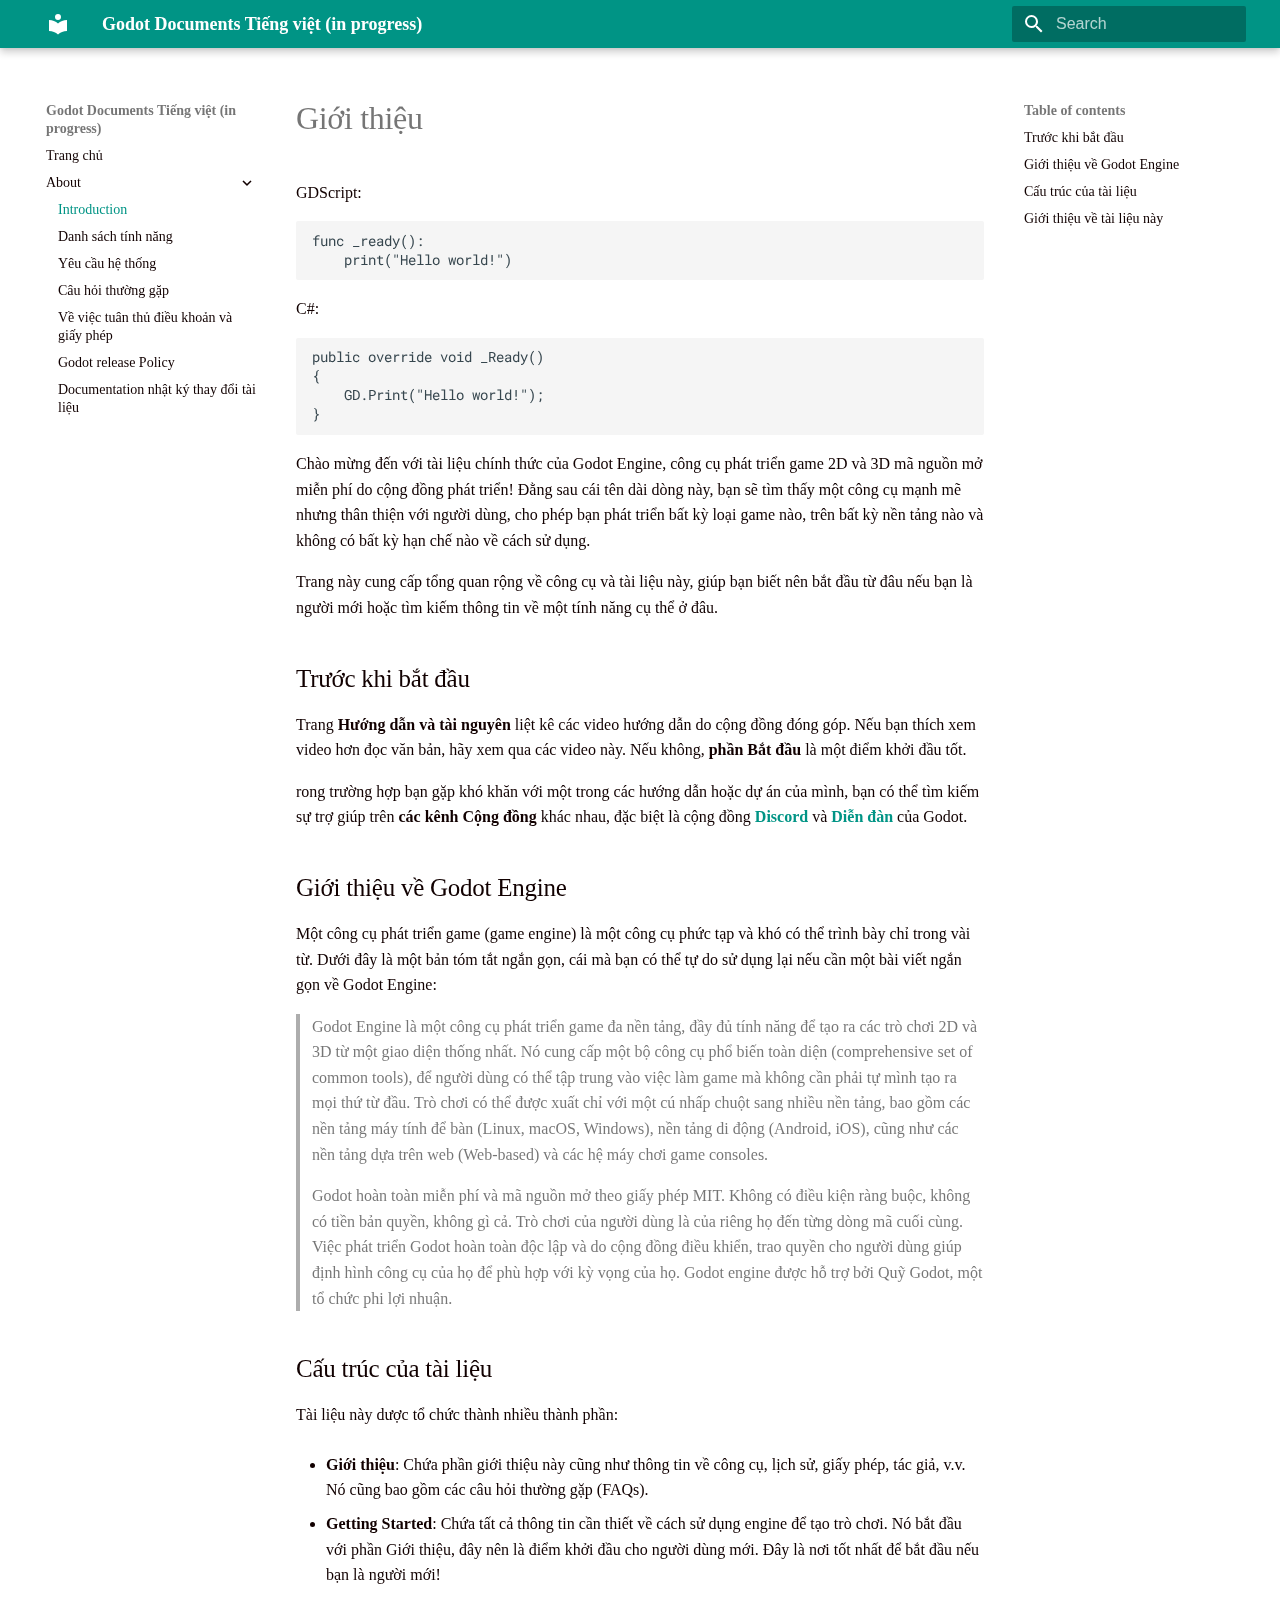
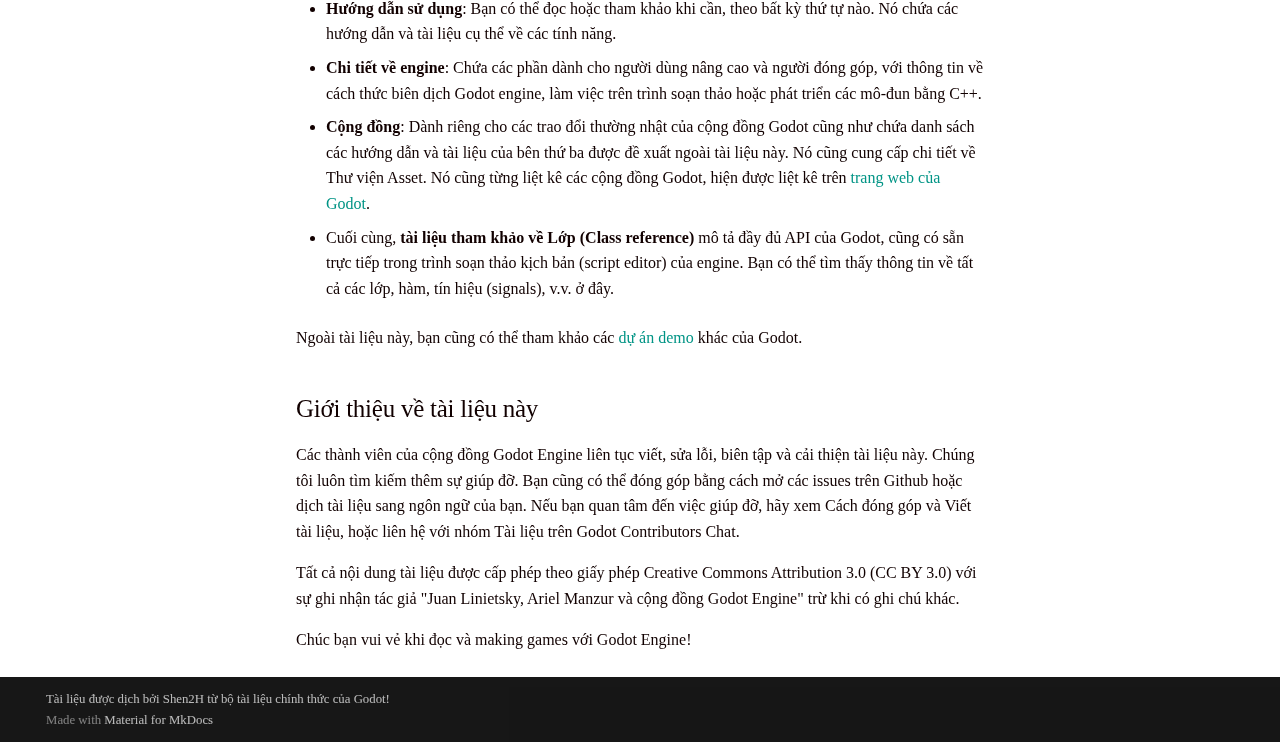
<file: About/Introduction/index.html>
<!doctype html>
<html lang="en" class="no-js">
  <head>
    
      <meta charset="utf-8">
      <meta name="viewport" content="width=device-width,initial-scale=1">
      
      
      
      
        <link rel="prev" href="../..">
      
      
        <link rel="next" href="../list-of-features/">
      
      
      <link rel="icon" href="../../assets/images/favicon.png">
      <meta name="generator" content="mkdocs-1.6.1, mkdocs-material-9.6.4">
    
    
      
        <title>Introduction - Godot Documents Tiếng việt (in progress)</title>
      
    
    
      <link rel="stylesheet" href="../../assets/stylesheets/main.8608ea7d.min.css">
      
        
        <link rel="stylesheet" href="../../assets/stylesheets/palette.06af60db.min.css">
      
      


    
    
      
    
    
      
        
        
        <link rel="preconnect" href="https://fonts.gstatic.com" crossorigin>
        <link rel="stylesheet" href="https://fonts.googleapis.com/css?family=Roboto:300,300i,400,400i,700,700i%7CRoboto+Mono:400,400i,700,700i&display=fallback">
        <style>:root{--md-text-font:"Roboto";--md-code-font:"Roboto Mono"}</style>
      
    
    
      <link rel="stylesheet" href="../../style.css">
    
    <script>__md_scope=new URL("../..",location),__md_hash=e=>[...e].reduce(((e,_)=>(e<<5)-e+_.charCodeAt(0)),0),__md_get=(e,_=localStorage,t=__md_scope)=>JSON.parse(_.getItem(t.pathname+"."+e)),__md_set=(e,_,t=localStorage,a=__md_scope)=>{try{t.setItem(a.pathname+"."+e,JSON.stringify(_))}catch(e){}}</script>
    
      

    
    
    
  </head>
  
  
    
    
    
    
    
    <body dir="ltr" data-md-color-scheme="default" data-md-color-primary="teal" data-md-color-accent="indigo">
  
    
    <input class="md-toggle" data-md-toggle="drawer" type="checkbox" id="__drawer" autocomplete="off">
    <input class="md-toggle" data-md-toggle="search" type="checkbox" id="__search" autocomplete="off">
    <label class="md-overlay" for="__drawer"></label>
    <div data-md-component="skip">
      
        
        <a href="#gioi-thieu" class="md-skip">
          Skip to content
        </a>
      
    </div>
    <div data-md-component="announce">
      
    </div>
    
    
      

  

<header class="md-header md-header--shadow" data-md-component="header">
  <nav class="md-header__inner md-grid" aria-label="Header">
    <a href="../.." title="Godot Documents Tiếng việt (in progress)" class="md-header__button md-logo" aria-label="Godot Documents Tiếng việt (in progress)" data-md-component="logo">
      
  
  <svg xmlns="http://www.w3.org/2000/svg" viewBox="0 0 24 24"><path d="M12 8a3 3 0 0 0 3-3 3 3 0 0 0-3-3 3 3 0 0 0-3 3 3 3 0 0 0 3 3m0 3.54C9.64 9.35 6.5 8 3 8v11c3.5 0 6.64 1.35 9 3.54 2.36-2.19 5.5-3.54 9-3.54V8c-3.5 0-6.64 1.35-9 3.54"/></svg>

    </a>
    <label class="md-header__button md-icon" for="__drawer">
      
      <svg xmlns="http://www.w3.org/2000/svg" viewBox="0 0 24 24"><path d="M3 6h18v2H3zm0 5h18v2H3zm0 5h18v2H3z"/></svg>
    </label>
    <div class="md-header__title" data-md-component="header-title">
      <div class="md-header__ellipsis">
        <div class="md-header__topic">
          <span class="md-ellipsis">
            Godot Documents Tiếng việt (in progress)
          </span>
        </div>
        <div class="md-header__topic" data-md-component="header-topic">
          <span class="md-ellipsis">
            
              Introduction
            
          </span>
        </div>
      </div>
    </div>
    
      
    
    
    
    
      <label class="md-header__button md-icon" for="__search">
        
        <svg xmlns="http://www.w3.org/2000/svg" viewBox="0 0 24 24"><path d="M9.5 3A6.5 6.5 0 0 1 16 9.5c0 1.61-.59 3.09-1.56 4.23l.27.27h.79l5 5-1.5 1.5-5-5v-.79l-.27-.27A6.52 6.52 0 0 1 9.5 16 6.5 6.5 0 0 1 3 9.5 6.5 6.5 0 0 1 9.5 3m0 2C7 5 5 7 5 9.5S7 14 9.5 14 14 12 14 9.5 12 5 9.5 5"/></svg>
      </label>
      <div class="md-search" data-md-component="search" role="dialog">
  <label class="md-search__overlay" for="__search"></label>
  <div class="md-search__inner" role="search">
    <form class="md-search__form" name="search">
      <input type="text" class="md-search__input" name="query" aria-label="Search" placeholder="Search" autocapitalize="off" autocorrect="off" autocomplete="off" spellcheck="false" data-md-component="search-query" required>
      <label class="md-search__icon md-icon" for="__search">
        
        <svg xmlns="http://www.w3.org/2000/svg" viewBox="0 0 24 24"><path d="M9.5 3A6.5 6.5 0 0 1 16 9.5c0 1.61-.59 3.09-1.56 4.23l.27.27h.79l5 5-1.5 1.5-5-5v-.79l-.27-.27A6.52 6.52 0 0 1 9.5 16 6.5 6.5 0 0 1 3 9.5 6.5 6.5 0 0 1 9.5 3m0 2C7 5 5 7 5 9.5S7 14 9.5 14 14 12 14 9.5 12 5 9.5 5"/></svg>
        
        <svg xmlns="http://www.w3.org/2000/svg" viewBox="0 0 24 24"><path d="M20 11v2H8l5.5 5.5-1.42 1.42L4.16 12l7.92-7.92L13.5 5.5 8 11z"/></svg>
      </label>
      <nav class="md-search__options" aria-label="Search">
        
        <button type="reset" class="md-search__icon md-icon" title="Clear" aria-label="Clear" tabindex="-1">
          
          <svg xmlns="http://www.w3.org/2000/svg" viewBox="0 0 24 24"><path d="M19 6.41 17.59 5 12 10.59 6.41 5 5 6.41 10.59 12 5 17.59 6.41 19 12 13.41 17.59 19 19 17.59 13.41 12z"/></svg>
        </button>
      </nav>
      
    </form>
    <div class="md-search__output">
      <div class="md-search__scrollwrap" tabindex="0" data-md-scrollfix>
        <div class="md-search-result" data-md-component="search-result">
          <div class="md-search-result__meta">
            Initializing search
          </div>
          <ol class="md-search-result__list" role="presentation"></ol>
        </div>
      </div>
    </div>
  </div>
</div>
    
    
  </nav>
  
</header>
    
    <div class="md-container" data-md-component="container">
      
      
        
          
        
      
      <main class="md-main" data-md-component="main">
        <div class="md-main__inner md-grid">
          
            
              
              <div class="md-sidebar md-sidebar--primary" data-md-component="sidebar" data-md-type="navigation" >
                <div class="md-sidebar__scrollwrap">
                  <div class="md-sidebar__inner">
                    



<nav class="md-nav md-nav--primary" aria-label="Navigation" data-md-level="0">
  <label class="md-nav__title" for="__drawer">
    <a href="../.." title="Godot Documents Tiếng việt (in progress)" class="md-nav__button md-logo" aria-label="Godot Documents Tiếng việt (in progress)" data-md-component="logo">
      
  
  <svg xmlns="http://www.w3.org/2000/svg" viewBox="0 0 24 24"><path d="M12 8a3 3 0 0 0 3-3 3 3 0 0 0-3-3 3 3 0 0 0-3 3 3 3 0 0 0 3 3m0 3.54C9.64 9.35 6.5 8 3 8v11c3.5 0 6.64 1.35 9 3.54 2.36-2.19 5.5-3.54 9-3.54V8c-3.5 0-6.64 1.35-9 3.54"/></svg>

    </a>
    Godot Documents Tiếng việt (in progress)
  </label>
  
  <ul class="md-nav__list" data-md-scrollfix>
    
      
      
  
  
  
  
    <li class="md-nav__item">
      <a href="../.." class="md-nav__link">
        
  
  <span class="md-ellipsis">
    Trang chủ
    
  </span>
  

      </a>
    </li>
  

    
      
      
  
  
    
  
  
  
    
    
    
    
    <li class="md-nav__item md-nav__item--active md-nav__item--nested">
      
        
        
        <input class="md-nav__toggle md-toggle " type="checkbox" id="__nav_2" checked>
        
          
          <label class="md-nav__link" for="__nav_2" id="__nav_2_label" tabindex="0">
            
  
  <span class="md-ellipsis">
    About
    
  </span>
  

            <span class="md-nav__icon md-icon"></span>
          </label>
        
        <nav class="md-nav" data-md-level="1" aria-labelledby="__nav_2_label" aria-expanded="true">
          <label class="md-nav__title" for="__nav_2">
            <span class="md-nav__icon md-icon"></span>
            About
          </label>
          <ul class="md-nav__list" data-md-scrollfix>
            
              
                
  
  
    
  
  
  
    <li class="md-nav__item md-nav__item--active">
      
      <input class="md-nav__toggle md-toggle" type="checkbox" id="__toc">
      
      
        
      
      
        <label class="md-nav__link md-nav__link--active" for="__toc">
          
  
  <span class="md-ellipsis">
    Introduction
    
  </span>
  

          <span class="md-nav__icon md-icon"></span>
        </label>
      
      <a href="./" class="md-nav__link md-nav__link--active">
        
  
  <span class="md-ellipsis">
    Introduction
    
  </span>
  

      </a>
      
        

<nav class="md-nav md-nav--secondary" aria-label="Table of contents">
  
  
  
    
  
  
    <label class="md-nav__title" for="__toc">
      <span class="md-nav__icon md-icon"></span>
      Table of contents
    </label>
    <ul class="md-nav__list" data-md-component="toc" data-md-scrollfix>
      
        <li class="md-nav__item">
  <a href="#truoc-khi-bat-au" class="md-nav__link">
    <span class="md-ellipsis">
      Trước khi bắt đầu
    </span>
  </a>
  
</li>
      
        <li class="md-nav__item">
  <a href="#gioi-thieu-ve-godot-engine" class="md-nav__link">
    <span class="md-ellipsis">
      Giới thiệu về Godot Engine
    </span>
  </a>
  
</li>
      
        <li class="md-nav__item">
  <a href="#cau-truc-cua-tai-lieu" class="md-nav__link">
    <span class="md-ellipsis">
      Cấu trúc của tài liệu
    </span>
  </a>
  
</li>
      
        <li class="md-nav__item">
  <a href="#gioi-thieu-ve-tai-lieu-nay" class="md-nav__link">
    <span class="md-ellipsis">
      Giới thiệu về tài liệu này
    </span>
  </a>
  
</li>
      
    </ul>
  
</nav>
      
    </li>
  

              
            
              
                
  
  
  
  
    <li class="md-nav__item">
      <a href="../list-of-features/" class="md-nav__link">
        
  
  <span class="md-ellipsis">
    Danh sách tính năng
    
  </span>
  

      </a>
    </li>
  

              
            
              
                
  
  
  
  
    <li class="md-nav__item">
      <a href="../System%20requirements/" class="md-nav__link">
        
  
  <span class="md-ellipsis">
    Yêu cầu hệ thống
    
  </span>
  

      </a>
    </li>
  

              
            
              
                
  
  
  
  
    <li class="md-nav__item">
      <a href="../FAQs/" class="md-nav__link">
        
  
  <span class="md-ellipsis">
    Câu hỏi thường gặp
    
  </span>
  

      </a>
    </li>
  

              
            
              
                
  
  
  
  
    <li class="md-nav__item">
      <a href="../Complyingwithlicense/" class="md-nav__link">
        
  
  <span class="md-ellipsis">
    Về việc tuân thủ điều khoản và giấy phép
    
  </span>
  

      </a>
    </li>
  

              
            
              
                
  
  
  
  
    <li class="md-nav__item">
      <a href="../godotreleasepolicy/" class="md-nav__link">
        
  
  <span class="md-ellipsis">
    Godot release Policy
    
  </span>
  

      </a>
    </li>
  

              
            
              
                
  
  
  
  
    <li class="md-nav__item">
      <a href="../documentationchangelog/" class="md-nav__link">
        
  
  <span class="md-ellipsis">
    Documentation nhật ký thay đổi tài liệu
    
  </span>
  

      </a>
    </li>
  

              
            
          </ul>
        </nav>
      
    </li>
  

    
  </ul>
</nav>
                  </div>
                </div>
              </div>
            
            
              
              <div class="md-sidebar md-sidebar--secondary" data-md-component="sidebar" data-md-type="toc" >
                <div class="md-sidebar__scrollwrap">
                  <div class="md-sidebar__inner">
                    

<nav class="md-nav md-nav--secondary" aria-label="Table of contents">
  
  
  
    
  
  
    <label class="md-nav__title" for="__toc">
      <span class="md-nav__icon md-icon"></span>
      Table of contents
    </label>
    <ul class="md-nav__list" data-md-component="toc" data-md-scrollfix>
      
        <li class="md-nav__item">
  <a href="#truoc-khi-bat-au" class="md-nav__link">
    <span class="md-ellipsis">
      Trước khi bắt đầu
    </span>
  </a>
  
</li>
      
        <li class="md-nav__item">
  <a href="#gioi-thieu-ve-godot-engine" class="md-nav__link">
    <span class="md-ellipsis">
      Giới thiệu về Godot Engine
    </span>
  </a>
  
</li>
      
        <li class="md-nav__item">
  <a href="#cau-truc-cua-tai-lieu" class="md-nav__link">
    <span class="md-ellipsis">
      Cấu trúc của tài liệu
    </span>
  </a>
  
</li>
      
        <li class="md-nav__item">
  <a href="#gioi-thieu-ve-tai-lieu-nay" class="md-nav__link">
    <span class="md-ellipsis">
      Giới thiệu về tài liệu này
    </span>
  </a>
  
</li>
      
    </ul>
  
</nav>
                  </div>
                </div>
              </div>
            
          
          
            <div class="md-content" data-md-component="content">
              <article class="md-content__inner md-typeset">
                
                  



<h1 id="gioi-thieu">Giới thiệu</h1>
<p>GDScript:
<div class="highlight"><pre><span></span><code>func _ready():
    print(&quot;Hello world!&quot;)
</code></pre></div>
C#:
<div class="highlight"><pre><span></span><code>public override void _Ready()
{
    GD.Print(&quot;Hello world!&quot;);
}
</code></pre></div></p>
<p>Chào mừng đến với tài liệu chính thức của Godot Engine, công cụ phát triển game 2D và 3D mã nguồn mở miễn phí do cộng đồng phát triển! Đằng sau cái tên dài dòng này, bạn sẽ tìm thấy một công cụ mạnh mẽ nhưng thân thiện với người dùng, cho phép bạn phát triển bất kỳ loại game nào, trên bất kỳ nền tảng nào và không có bất kỳ hạn chế nào về cách sử dụng.</p>
<p>Trang này cung cấp tổng quan rộng về công cụ và tài liệu này, giúp bạn biết nên bắt đầu từ đâu nếu bạn là người mới hoặc tìm kiếm thông tin về một tính năng cụ thể ở đâu.</p>
<h2 id="truoc-khi-bat-au">Trước khi bắt đầu</h2>
<p>Trang <strong>Hướng dẫn và tài nguyên</strong> liệt kê các video hướng dẫn do cộng đồng đóng góp. Nếu bạn thích xem video hơn đọc văn bản, hãy xem qua các video này. Nếu không, <strong>phần Bắt đầu</strong> là một điểm khởi đầu tốt.</p>
<p>rong trường hợp bạn gặp khó khăn với một trong các hướng dẫn hoặc dự án của mình, bạn có thể tìm kiếm sự trợ giúp trên <strong>các kênh Cộng đồng</strong> khác nhau, đặc biệt là cộng đồng <a href="https://discord.com/invite/godotengine"><strong>Discord</strong></a> và <a href="https://forum.godotengine.org"><strong>Diễn đàn</strong></a> của Godot.</p>
<h2 id="gioi-thieu-ve-godot-engine">Giới thiệu về Godot Engine</h2>
<p>Một công cụ phát triển game (game engine) là một công cụ phức tạp và khó có thể trình bày chỉ trong vài từ. Dưới đây là một bản tóm tắt ngắn gọn, cái mà bạn có thể tự do sử dụng lại nếu cần một bài viết ngắn gọn về Godot Engine:</p>
<blockquote>
<p>Godot Engine là một công cụ phát triển game đa nền tảng, đầy đủ tính năng để tạo ra các trò chơi 2D và 3D từ một giao diện thống nhất. Nó cung cấp một bộ công cụ phổ biến toàn diện (comprehensive set of common tools), để người dùng có thể tập trung vào việc làm game mà không cần phải tự mình tạo ra mọi thứ từ đầu. Trò chơi có thể được xuất chỉ với một cú nhấp chuột sang nhiều nền tảng, bao gồm các nền tảng máy tính để bàn (Linux, macOS, Windows), nền tảng di động (Android, iOS), cũng như các nền tảng dựa trên web (Web-based) và các hệ máy chơi game consoles.</p>
<p>Godot hoàn toàn miễn phí và mã nguồn mở theo giấy phép MIT. Không có điều kiện ràng buộc, không có tiền bản quyền, không gì cả. Trò chơi của người dùng là của riêng họ đến từng dòng mã cuối cùng. Việc phát triển Godot hoàn toàn độc lập và do cộng đồng điều khiển, trao quyền cho người dùng giúp định hình công cụ của họ để phù hợp với kỳ vọng của họ. Godot engine được hỗ trợ bởi Quỹ Godot, một tổ chức phi lợi nhuận.</p>
</blockquote>
<h2 id="cau-truc-cua-tai-lieu">Cấu trúc của tài liệu</h2>
<p>Tài liệu này dược tổ chức thành nhiều thành phần:</p>
<ul>
<li>
<p><strong>Giới thiệu</strong>: Chứa phần giới thiệu này cũng như thông tin về công cụ, lịch sử, giấy phép, tác giả, v.v. Nó cũng bao gồm các câu hỏi thường gặp (FAQs).</p>
</li>
<li>
<p><strong>Getting Started</strong>: Chứa tất cả thông tin cần thiết về cách sử dụng engine để tạo trò chơi. Nó bắt đầu với phần Giới thiệu, đây nên là điểm khởi đầu cho người dùng mới. Đây là nơi tốt nhất để bắt đầu nếu bạn là người mới!</p>
</li>
<li>
<p><strong>Hướng dẫn sử dụng</strong>: Bạn có thể đọc hoặc tham khảo khi cần, theo bất kỳ thứ tự nào. Nó chứa các hướng dẫn và tài liệu cụ thể về các tính năng.</p>
</li>
<li>
<p><strong>Chi tiết về engine</strong>: Chứa các phần dành cho người dùng nâng cao và người đóng góp, với thông tin về cách thức biên dịch Godot engine, làm việc trên trình soạn thảo hoặc phát triển các mô-đun bằng C++.</p>
</li>
<li>
<p><strong>Cộng đồng</strong>: Dành riêng cho các trao đổi thường nhật của cộng đồng Godot cũng như chứa danh sách các hướng dẫn và tài liệu của bên thứ ba được đề xuất ngoài tài liệu này. Nó cũng cung cấp chi tiết về Thư viện Asset. Nó cũng từng liệt kê các cộng đồng Godot, hiện được liệt kê trên <a href="https://godotengine.org/community/">trang web của Godot</a>.</p>
</li>
<li>
<p>Cuối cùng, <strong>tài liệu tham khảo về Lớp (Class reference)</strong> mô tả đầy đủ API của Godot, cũng có sẵn trực tiếp trong trình soạn thảo kịch bản (script editor) của engine. Bạn có thể tìm thấy thông tin về tất cả các lớp, hàm, tín hiệu (signals), v.v. ở đây.</p>
</li>
</ul>
<p>Ngoài tài liệu này, bạn cũng có thể tham khảo các <a href="https://github.com/godotengine/godot-demo-projects">dự án demo</a> khác của Godot.</p>
<h2 id="gioi-thieu-ve-tai-lieu-nay">Giới thiệu về tài liệu này</h2>
<p>Các thành viên của cộng đồng Godot Engine liên tục viết, sửa lỗi, biên tập và cải thiện tài liệu này. Chúng tôi luôn tìm kiếm thêm sự giúp đỡ. Bạn cũng có thể đóng góp bằng cách mở các issues trên Github hoặc dịch tài liệu sang ngôn ngữ của bạn. Nếu bạn quan tâm đến việc giúp đỡ, hãy xem Cách đóng góp và Viết tài liệu, hoặc liên hệ với nhóm Tài liệu trên Godot Contributors Chat.</p>
<p>Tất cả nội dung tài liệu được cấp phép theo giấy phép Creative Commons Attribution 3.0 (CC BY 3.0) với sự ghi nhận tác giả "Juan Linietsky, Ariel Manzur và cộng đồng Godot Engine" trừ khi có ghi chú khác.</p>
<p>Chúc bạn vui vẻ khi đọc và making games với Godot Engine!</p>












                
              </article>
            </div>
          
          
<script>var target=document.getElementById(location.hash.slice(1));target&&target.name&&(target.checked=target.name.startsWith("__tabbed_"))</script>
        </div>
        
      </main>
      
        <footer class="md-footer">
  
  <div class="md-footer-meta md-typeset">
    <div class="md-footer-meta__inner md-grid">
      <div class="md-copyright">
  
    <div class="md-copyright__highlight">
      Tài liệu được dịch bởi Shen2H từ bộ tài liệu chính thức của Godot!
    </div>
  
  
    Made with
    <a href="https://squidfunk.github.io/mkdocs-material/" target="_blank" rel="noopener">
      Material for MkDocs
    </a>
  
</div>
      
    </div>
  </div>
</footer>
      
    </div>
    <div class="md-dialog" data-md-component="dialog">
      <div class="md-dialog__inner md-typeset"></div>
    </div>
    
    
    <script id="__config" type="application/json">{"base": "../..", "features": [], "search": "../../assets/javascripts/workers/search.f8cc74c7.min.js", "translations": {"clipboard.copied": "Copied to clipboard", "clipboard.copy": "Copy to clipboard", "search.result.more.one": "1 more on this page", "search.result.more.other": "# more on this page", "search.result.none": "No matching documents", "search.result.one": "1 matching document", "search.result.other": "# matching documents", "search.result.placeholder": "Type to start searching", "search.result.term.missing": "Missing", "select.version": "Select version"}}</script>
    
    
      <script src="../../assets/javascripts/bundle.f1b6f286.min.js"></script>
      
    
  </body>
</html>
</file>
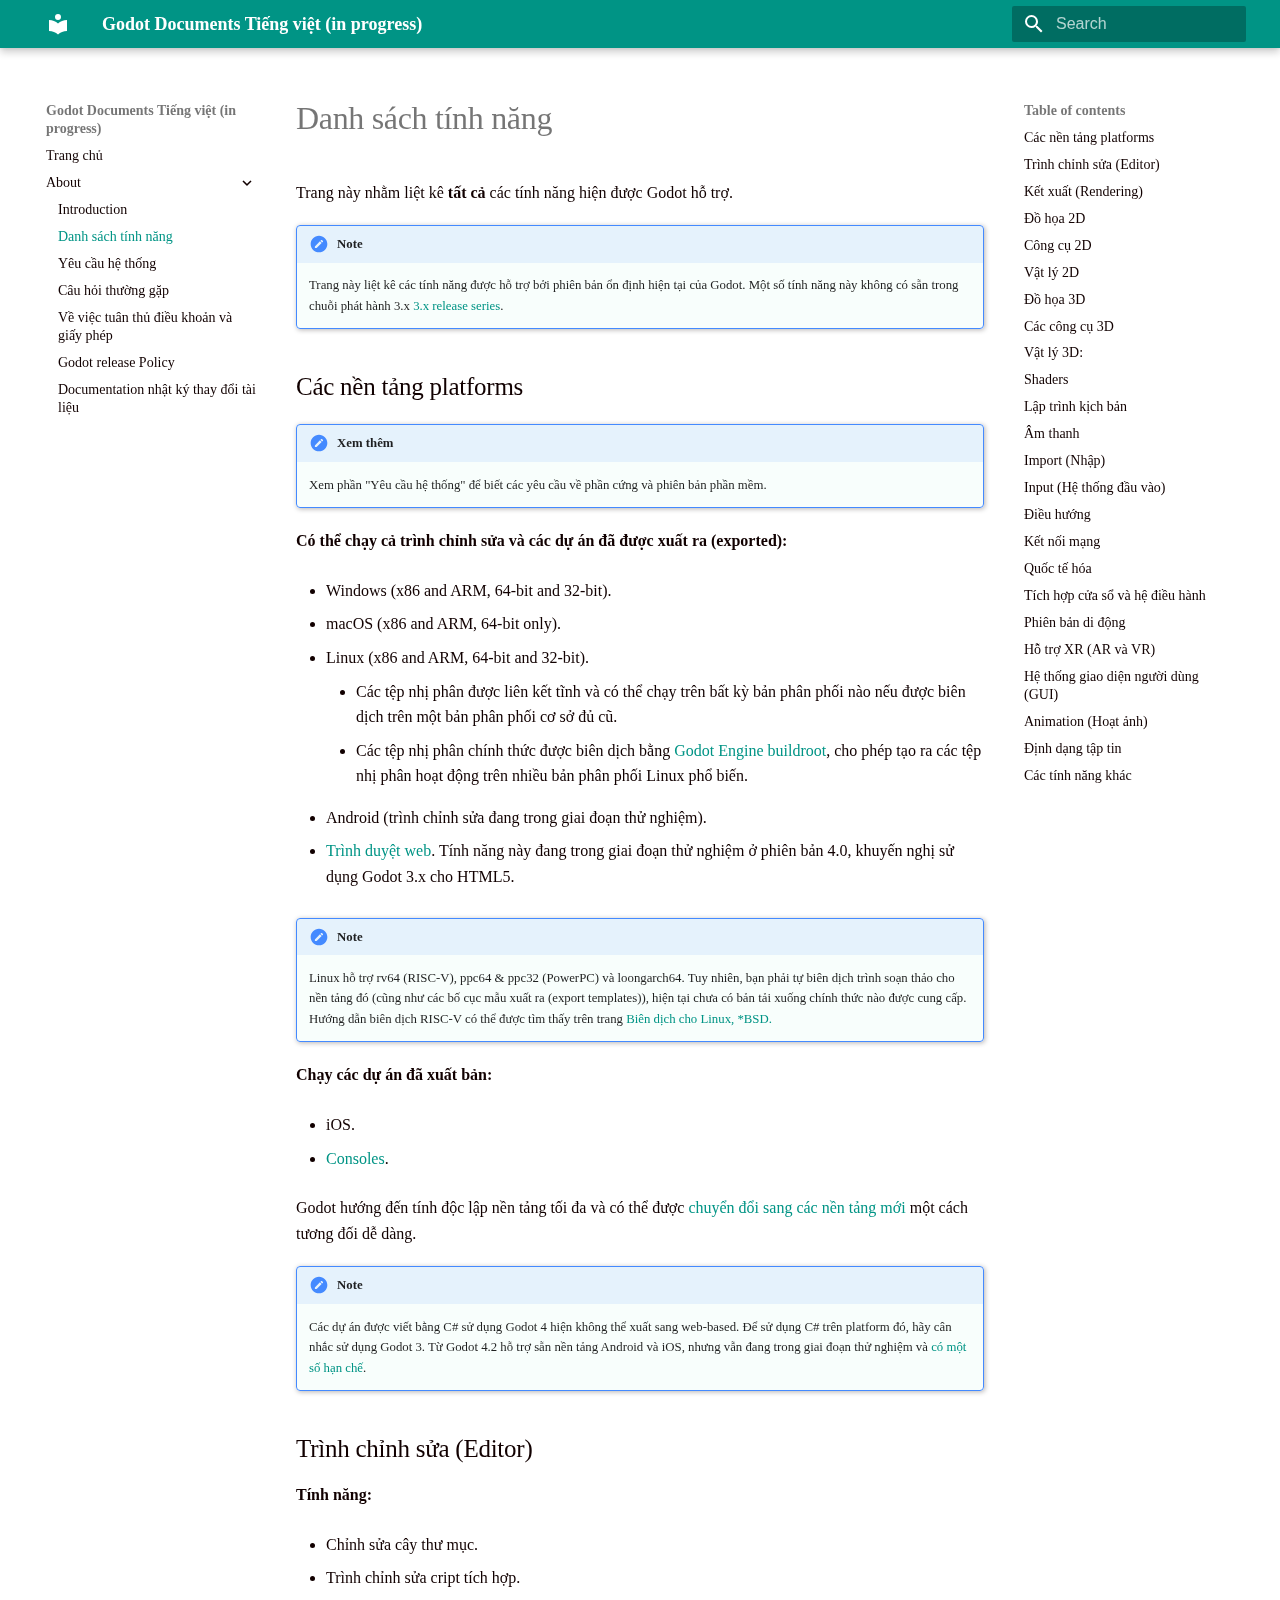
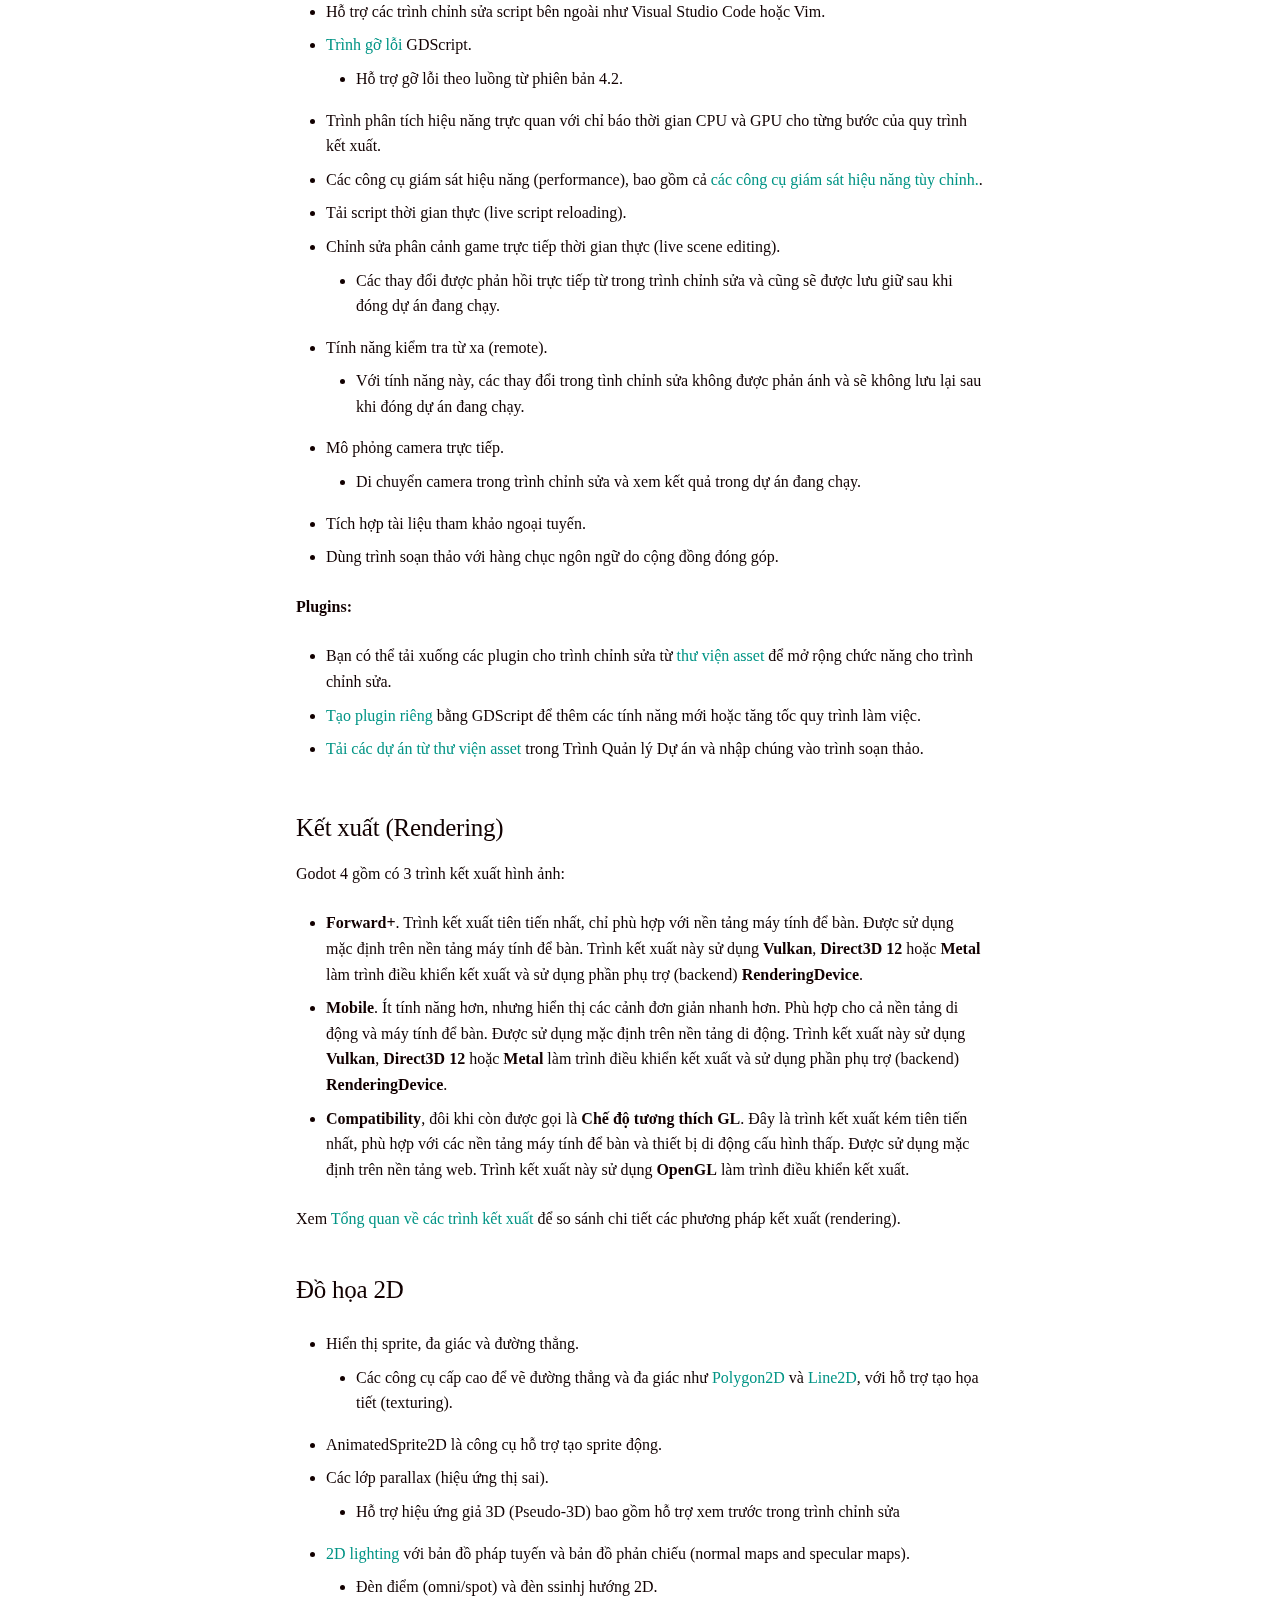
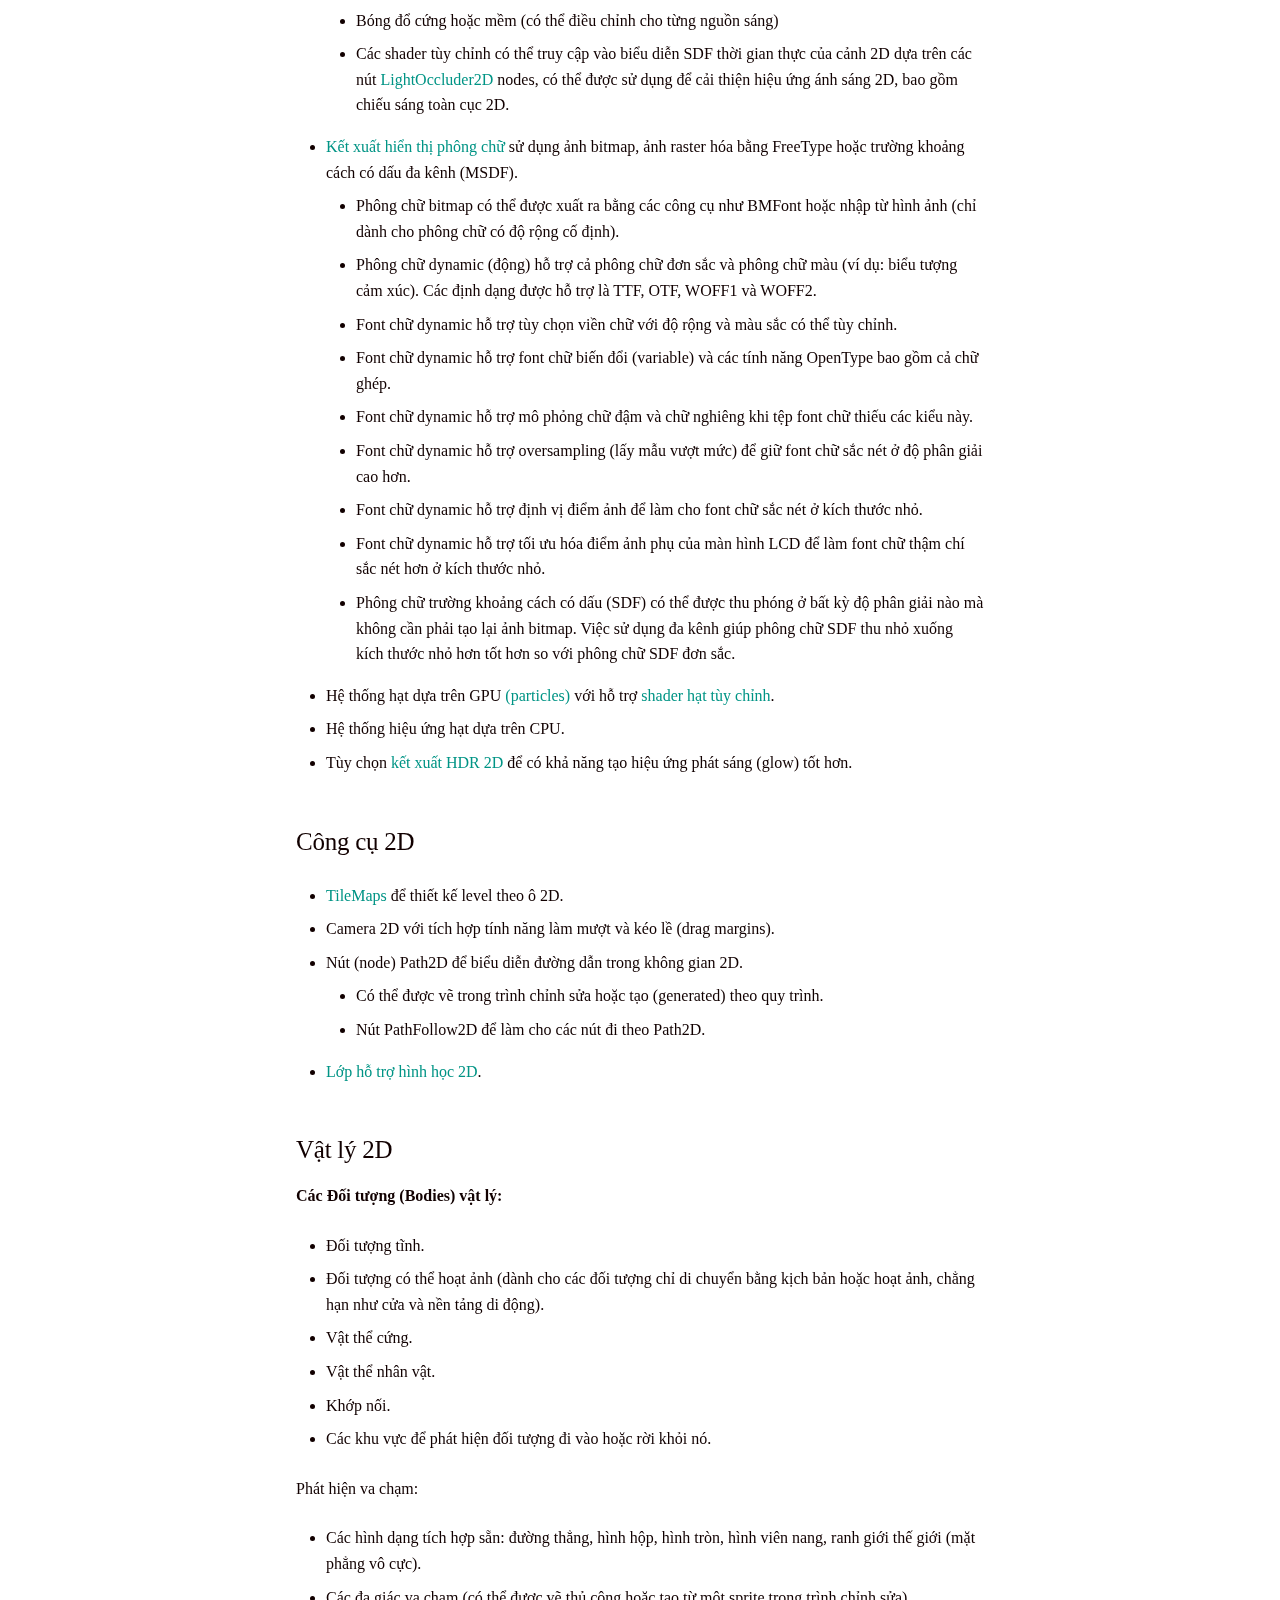
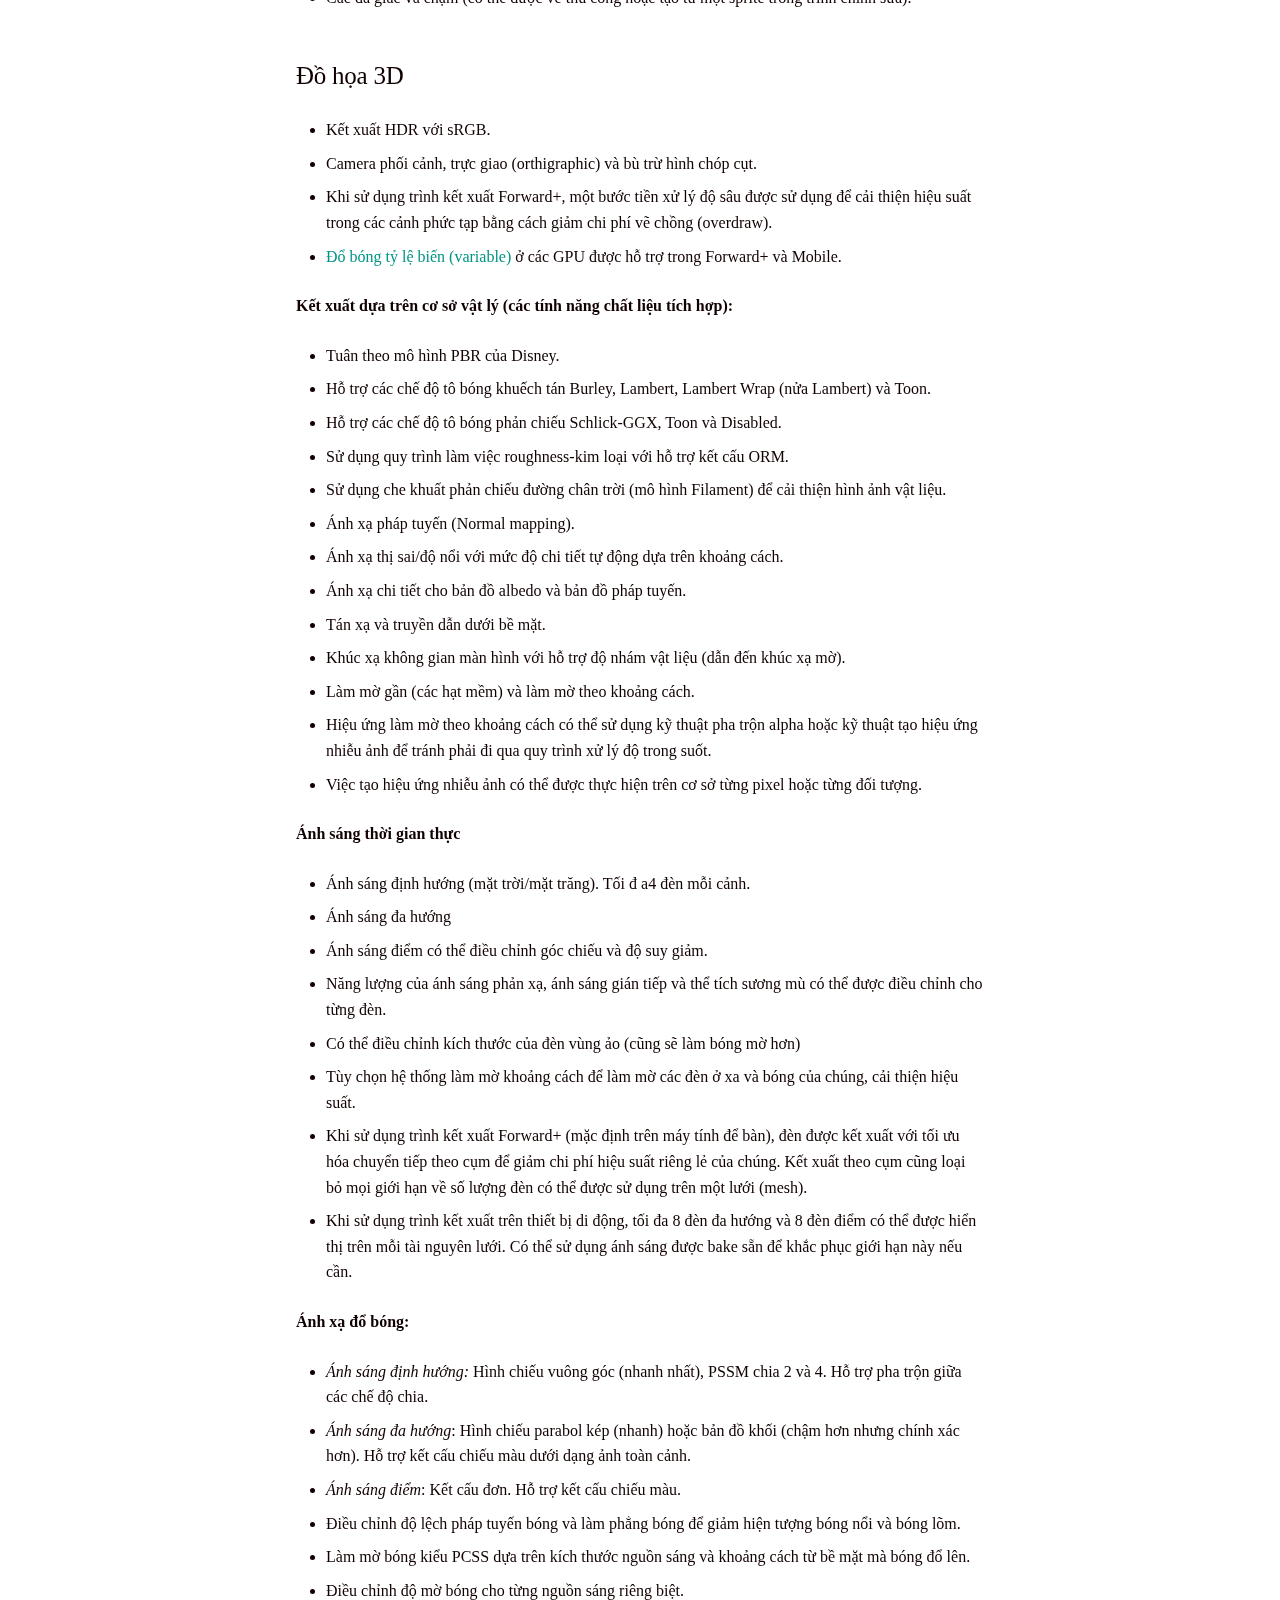
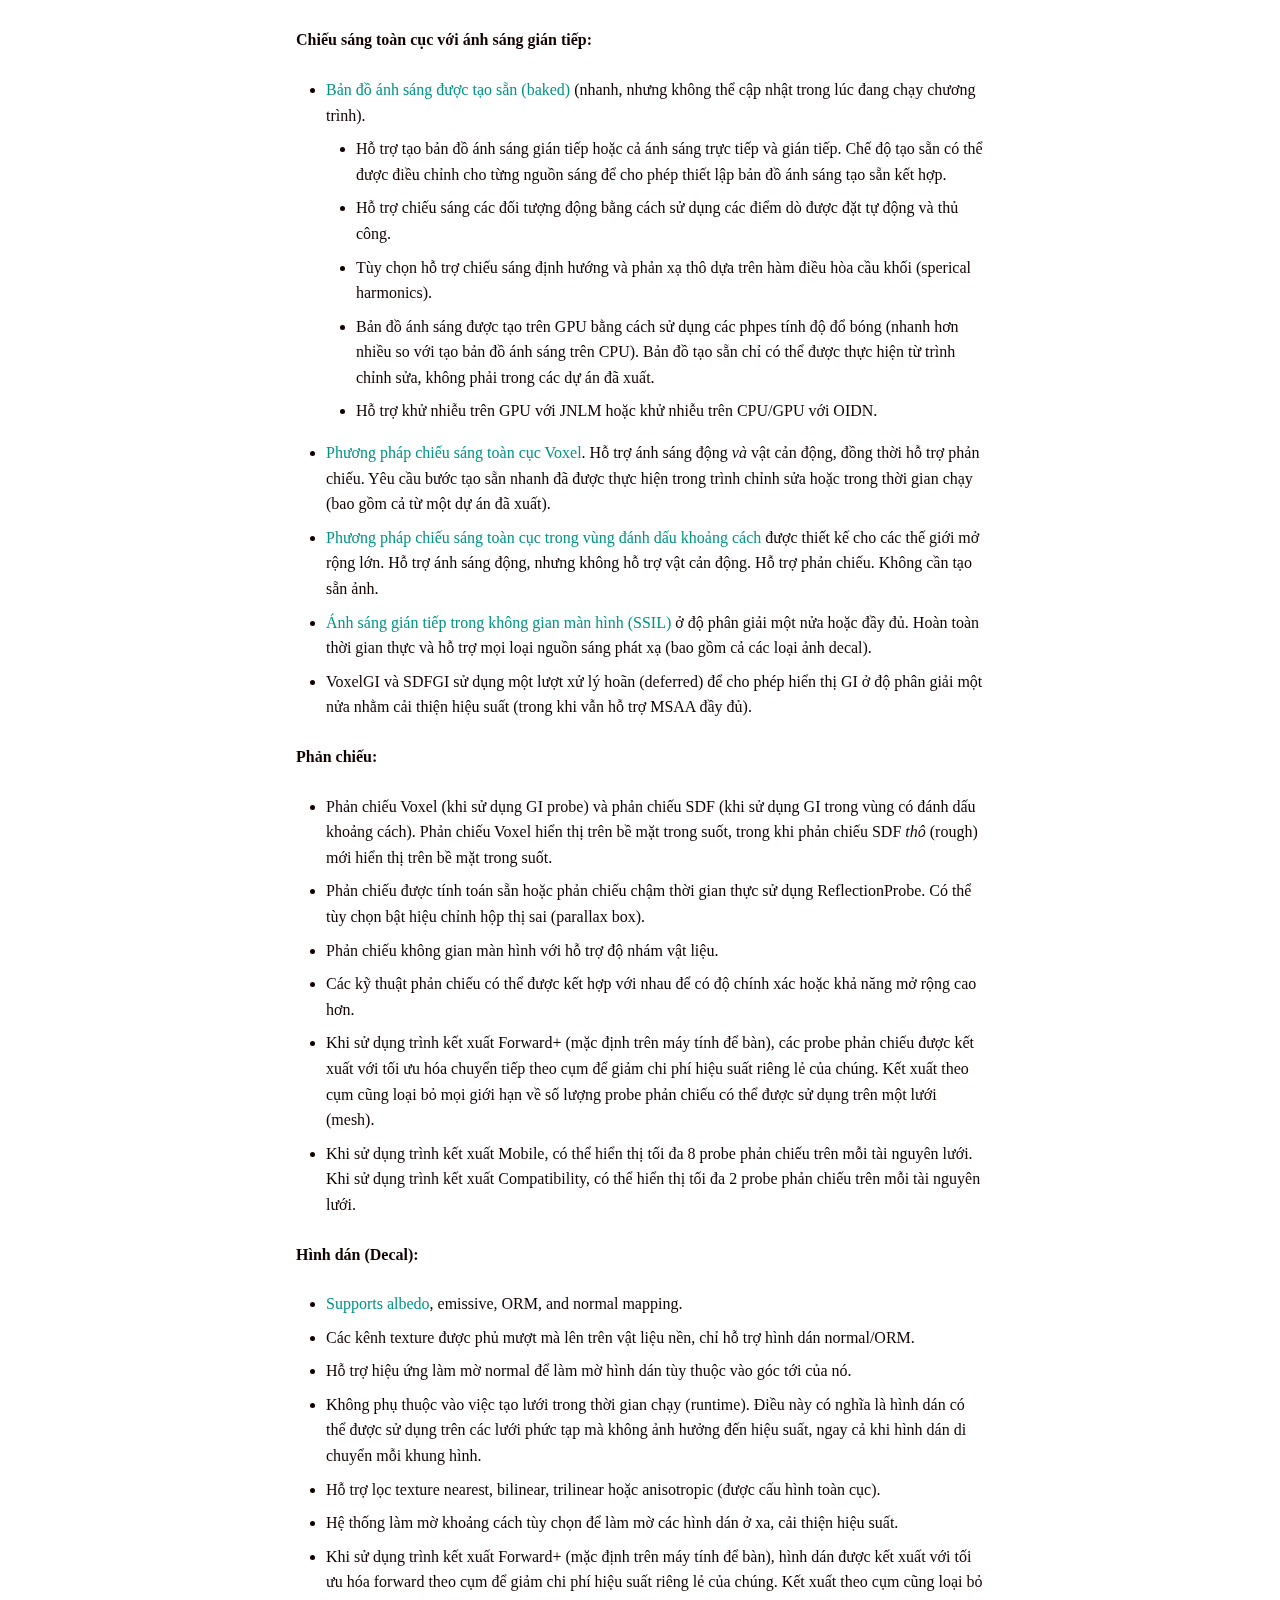
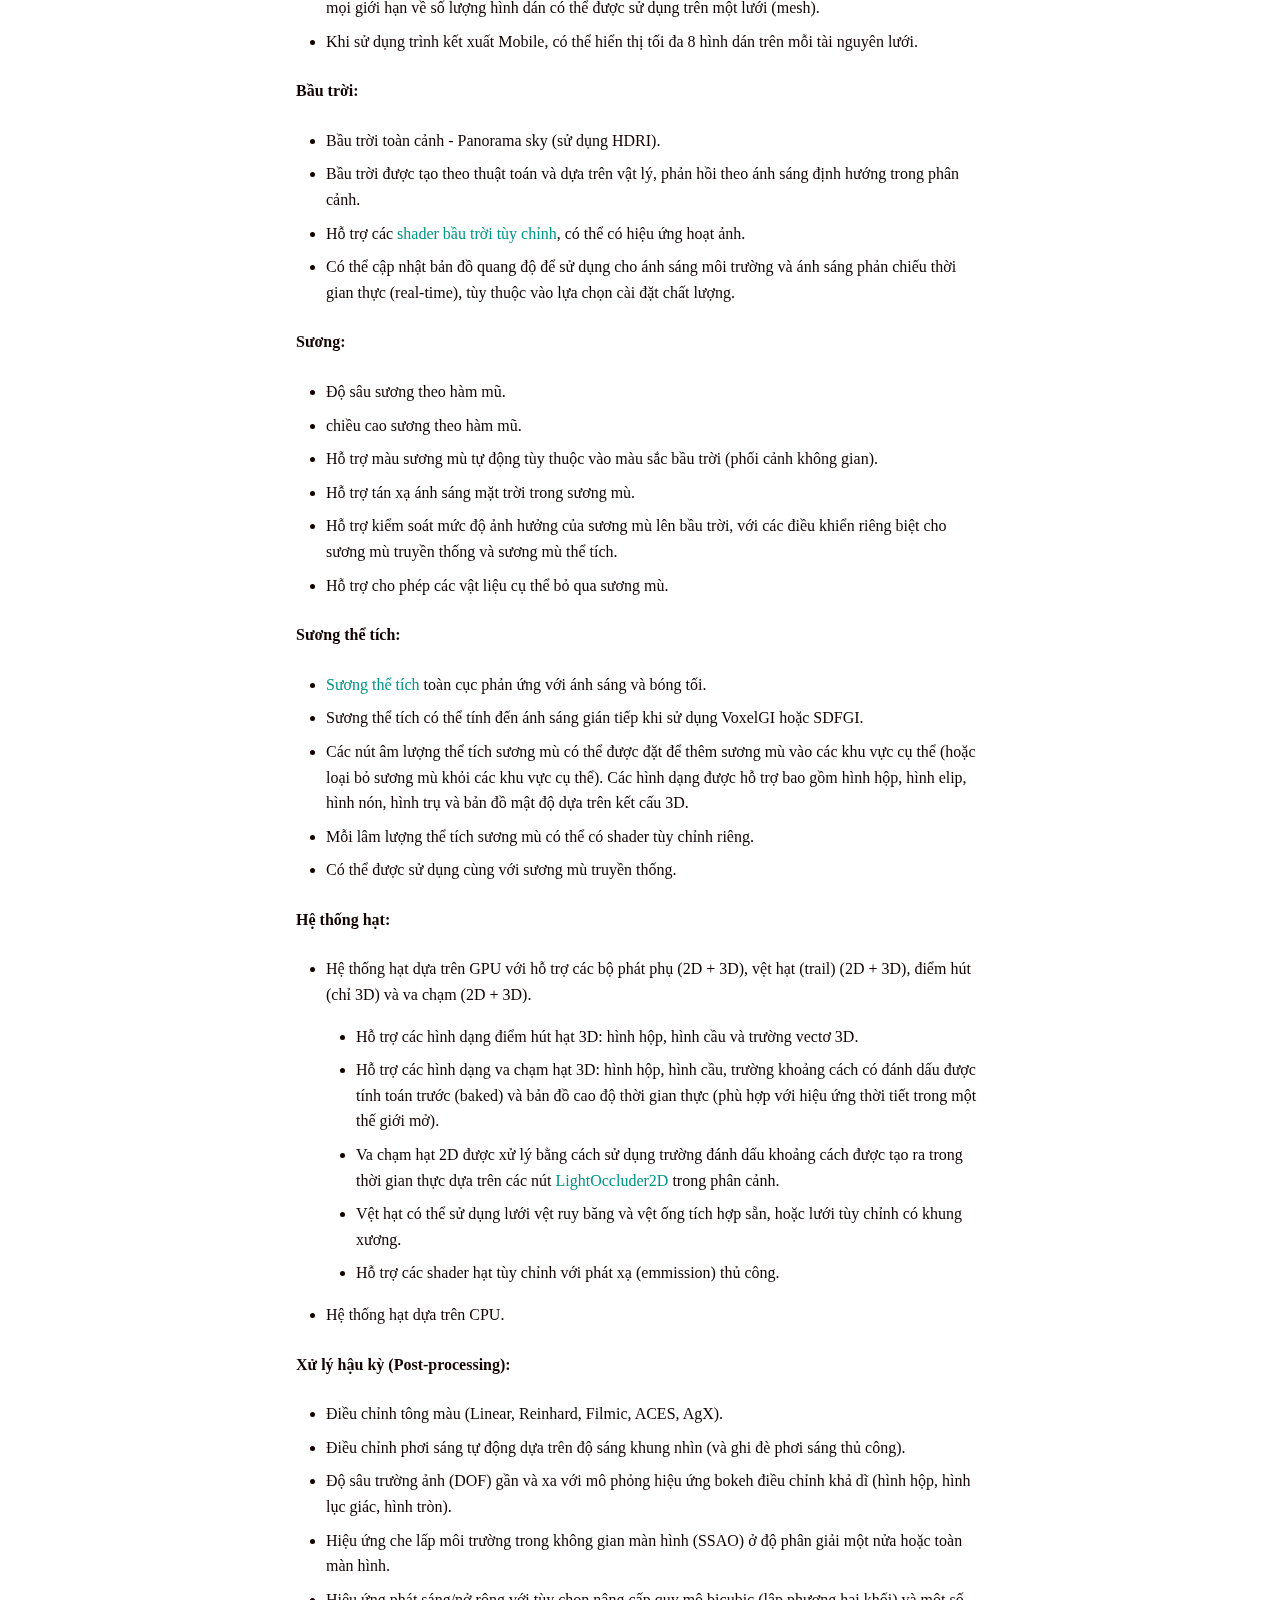
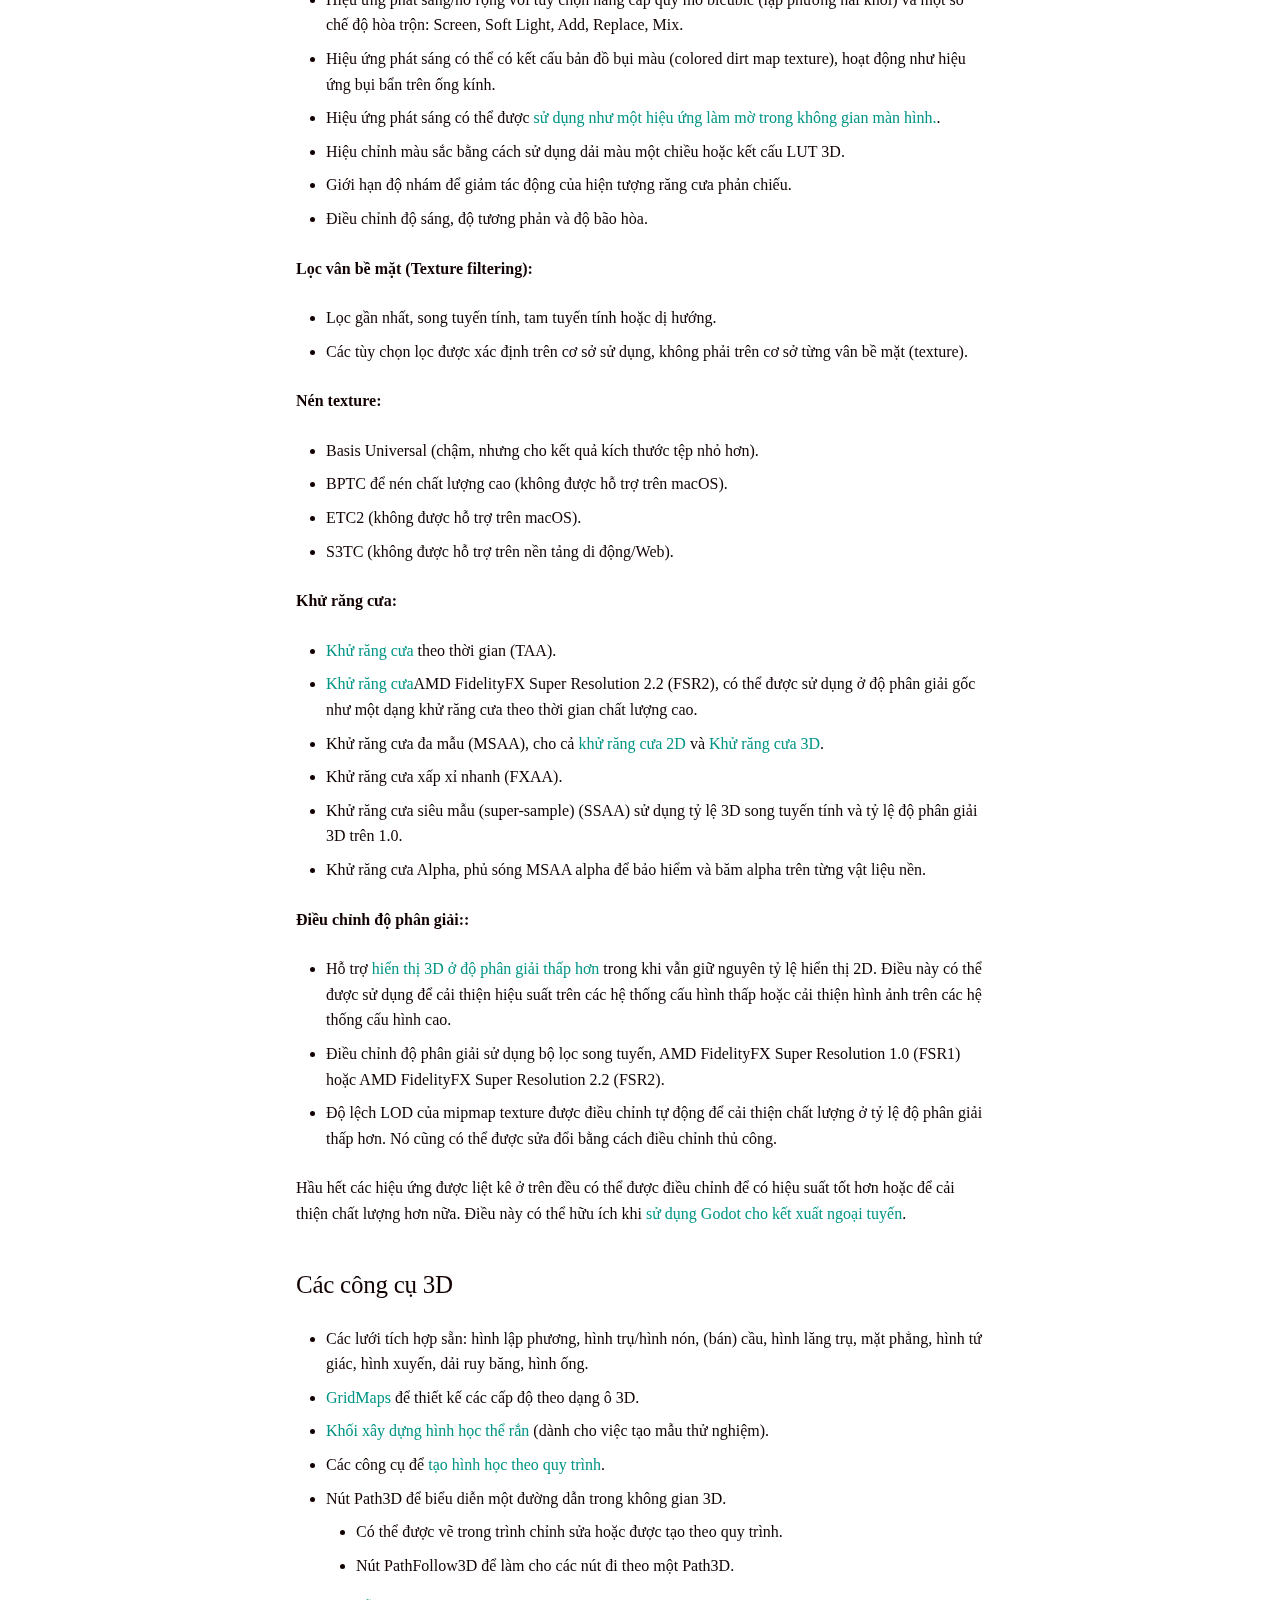
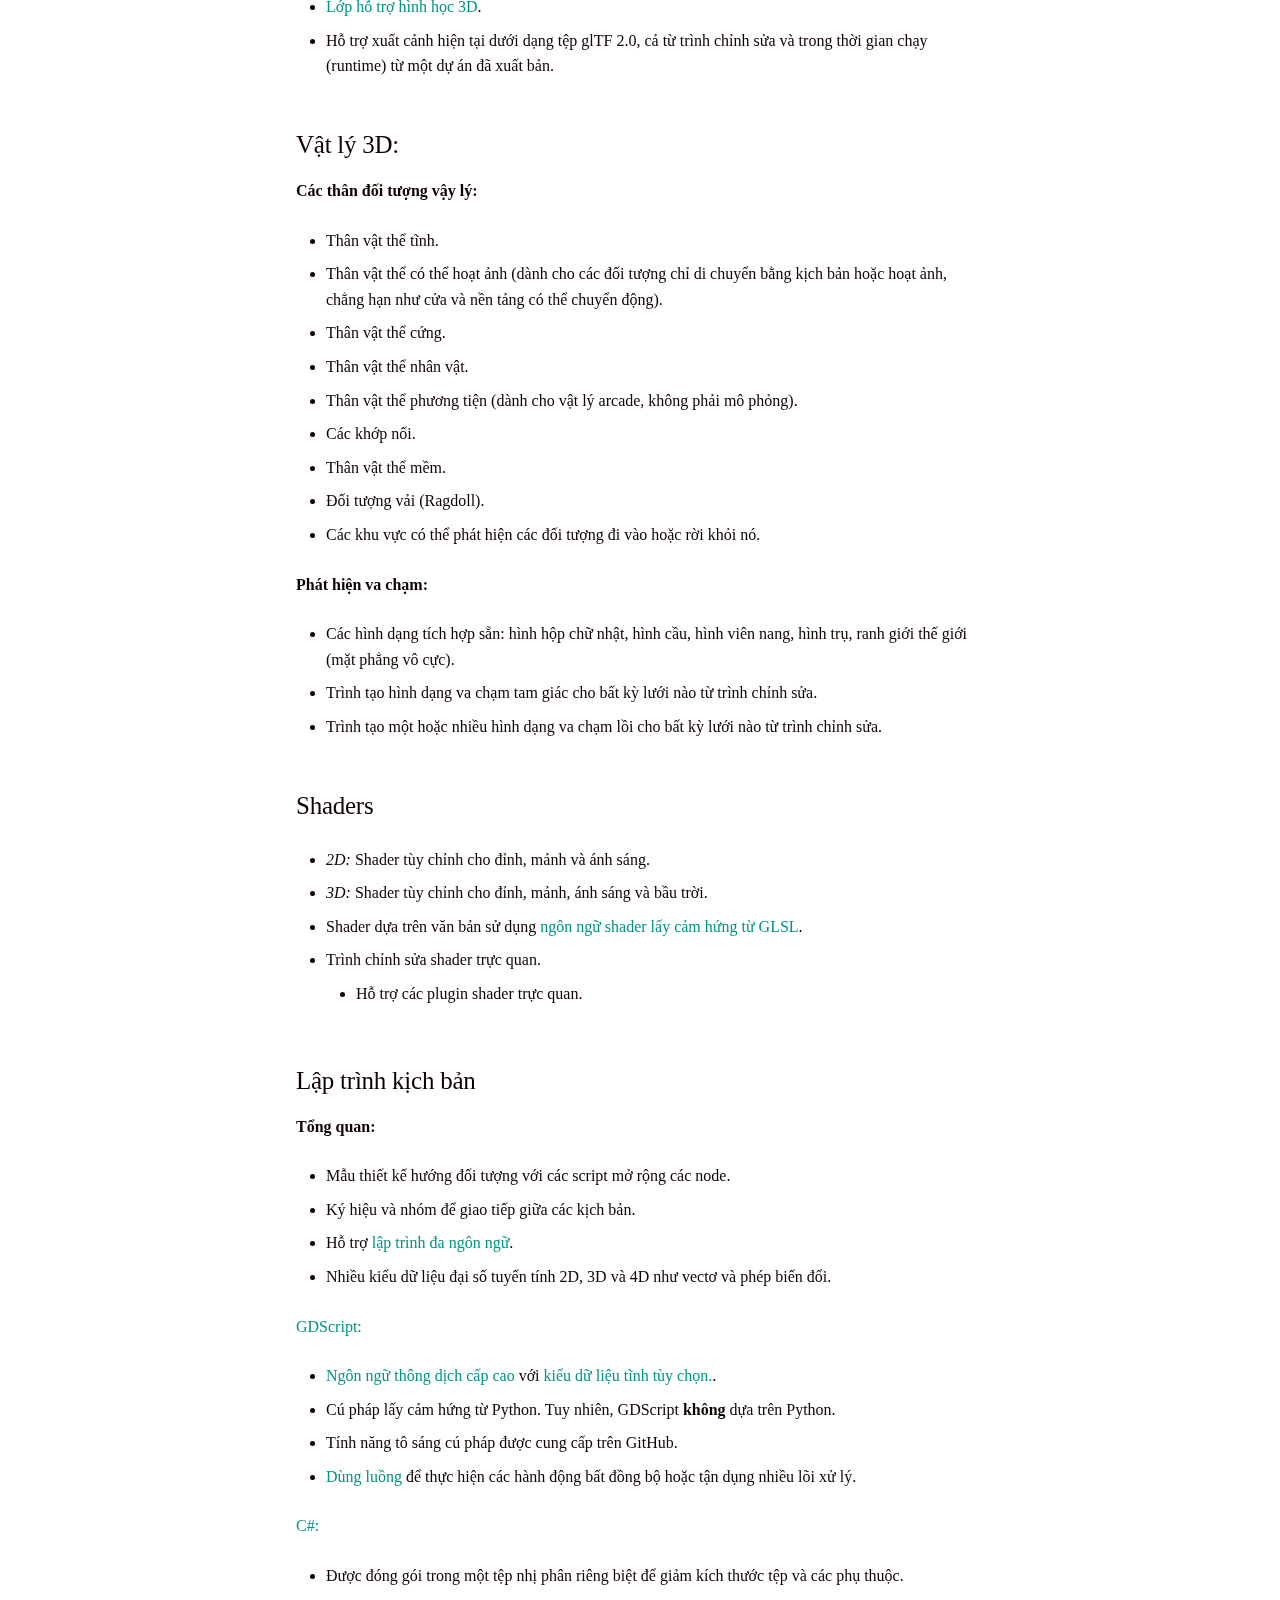
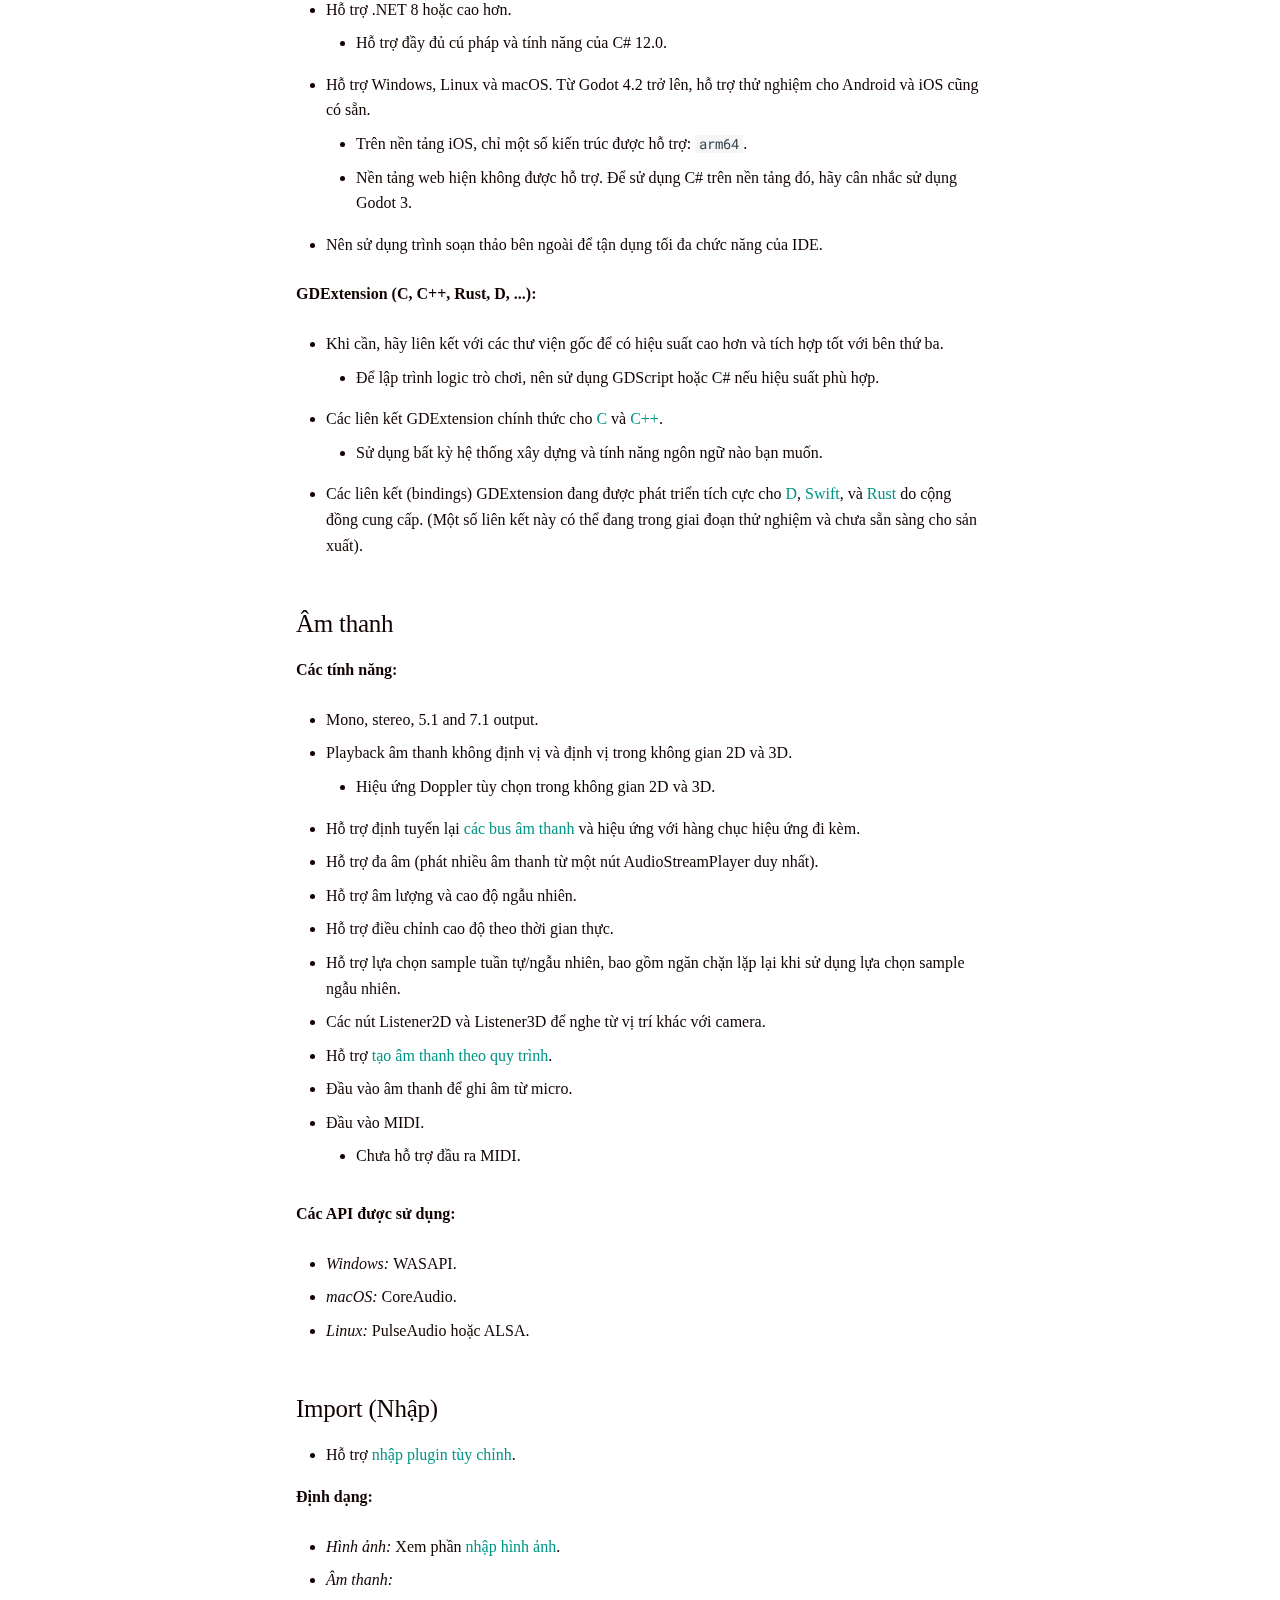
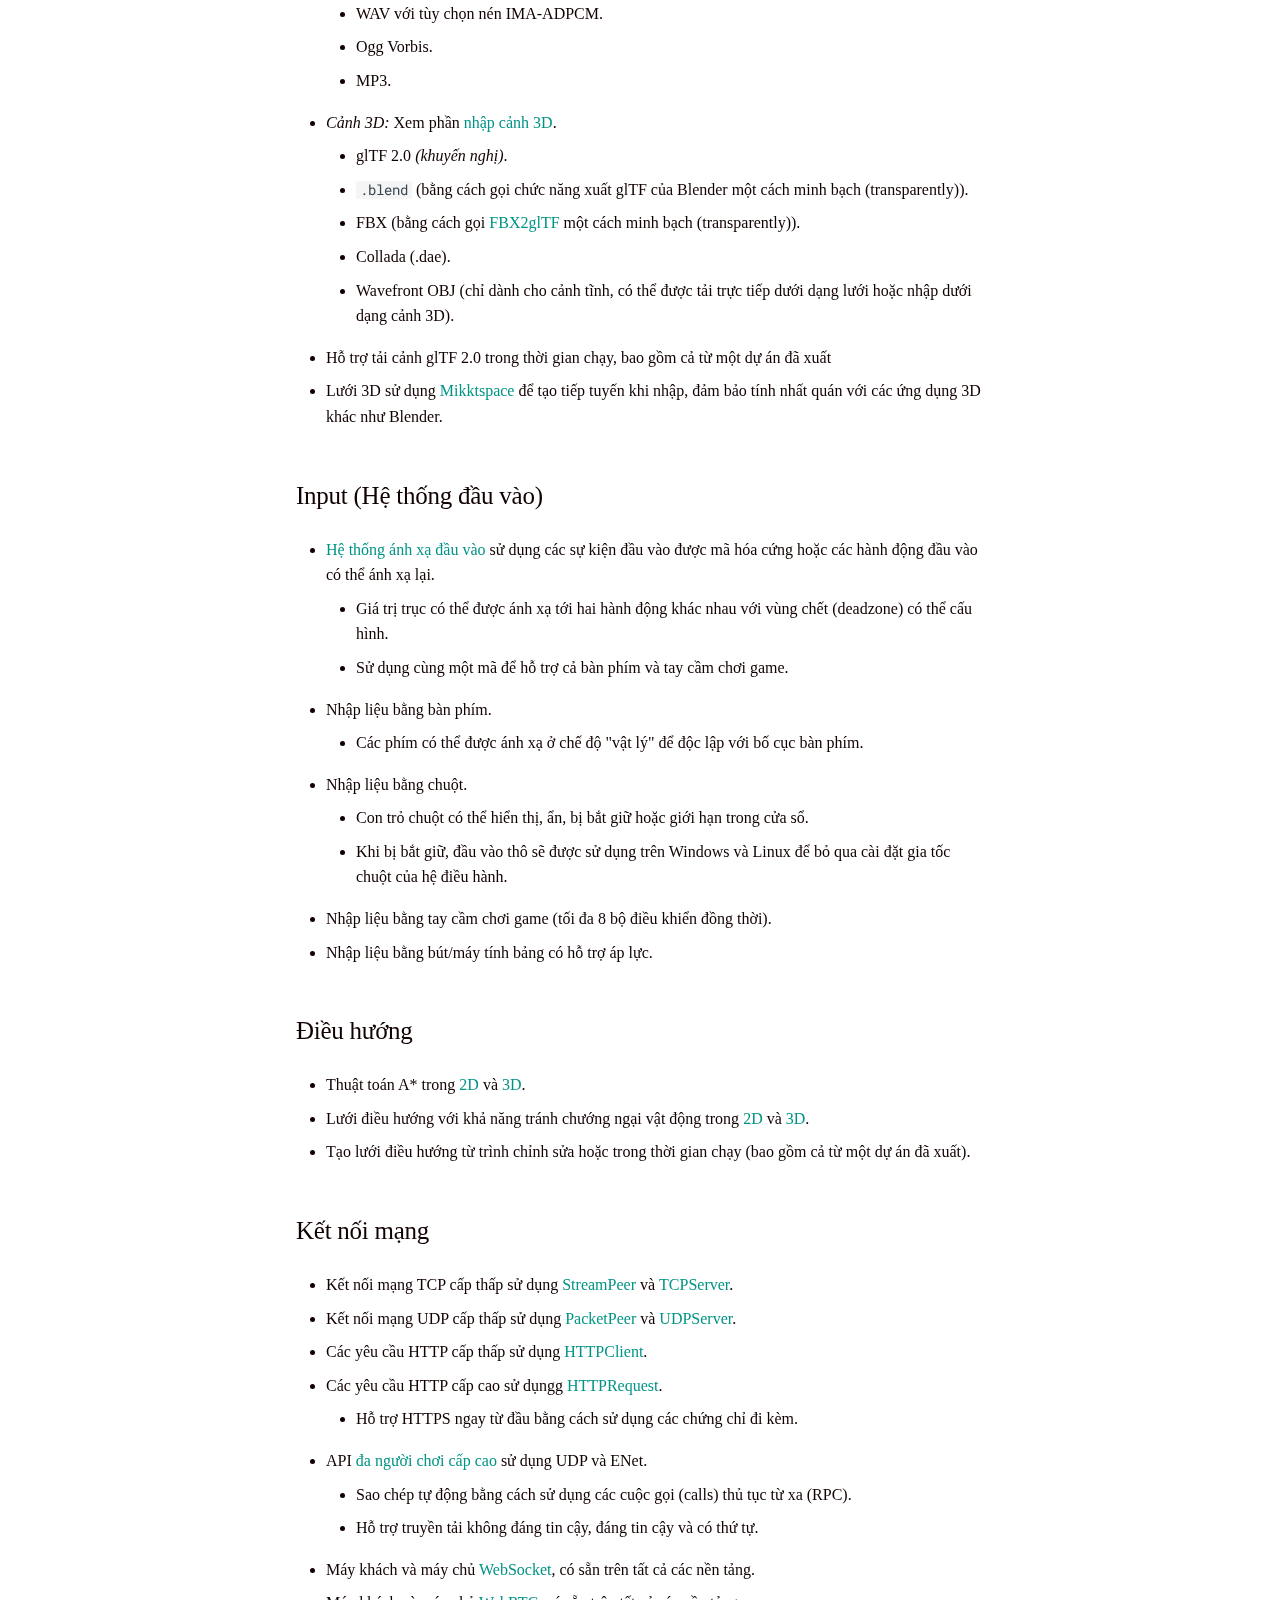
<file: About/list-of-features/index.html>
<!doctype html>
<html lang="en" class="no-js">
  <head>
    
      <meta charset="utf-8">
      <meta name="viewport" content="width=device-width,initial-scale=1">
      
      
      
      
        <link rel="prev" href="../Introduction/">
      
      
        <link rel="next" href="../System%20requirements/">
      
      
      <link rel="icon" href="../../assets/images/favicon.png">
      <meta name="generator" content="mkdocs-1.6.1, mkdocs-material-9.6.4">
    
    
      
        <title>Danh sách tính năng - Godot Documents Tiếng việt (in progress)</title>
      
    
    
      <link rel="stylesheet" href="../../assets/stylesheets/main.8608ea7d.min.css">
      
        
        <link rel="stylesheet" href="../../assets/stylesheets/palette.06af60db.min.css">
      
      


    
    
      
    
    
      
        
        
        <link rel="preconnect" href="https://fonts.gstatic.com" crossorigin>
        <link rel="stylesheet" href="https://fonts.googleapis.com/css?family=Roboto:300,300i,400,400i,700,700i%7CRoboto+Mono:400,400i,700,700i&display=fallback">
        <style>:root{--md-text-font:"Roboto";--md-code-font:"Roboto Mono"}</style>
      
    
    
      <link rel="stylesheet" href="../../style.css">
    
    <script>__md_scope=new URL("../..",location),__md_hash=e=>[...e].reduce(((e,_)=>(e<<5)-e+_.charCodeAt(0)),0),__md_get=(e,_=localStorage,t=__md_scope)=>JSON.parse(_.getItem(t.pathname+"."+e)),__md_set=(e,_,t=localStorage,a=__md_scope)=>{try{t.setItem(a.pathname+"."+e,JSON.stringify(_))}catch(e){}}</script>
    
      

    
    
    
  </head>
  
  
    
    
    
    
    
    <body dir="ltr" data-md-color-scheme="default" data-md-color-primary="teal" data-md-color-accent="indigo">
  
    
    <input class="md-toggle" data-md-toggle="drawer" type="checkbox" id="__drawer" autocomplete="off">
    <input class="md-toggle" data-md-toggle="search" type="checkbox" id="__search" autocomplete="off">
    <label class="md-overlay" for="__drawer"></label>
    <div data-md-component="skip">
      
        
        <a href="#danh-sach-tinh-nang" class="md-skip">
          Skip to content
        </a>
      
    </div>
    <div data-md-component="announce">
      
    </div>
    
    
      

  

<header class="md-header md-header--shadow" data-md-component="header">
  <nav class="md-header__inner md-grid" aria-label="Header">
    <a href="../.." title="Godot Documents Tiếng việt (in progress)" class="md-header__button md-logo" aria-label="Godot Documents Tiếng việt (in progress)" data-md-component="logo">
      
  
  <svg xmlns="http://www.w3.org/2000/svg" viewBox="0 0 24 24"><path d="M12 8a3 3 0 0 0 3-3 3 3 0 0 0-3-3 3 3 0 0 0-3 3 3 3 0 0 0 3 3m0 3.54C9.64 9.35 6.5 8 3 8v11c3.5 0 6.64 1.35 9 3.54 2.36-2.19 5.5-3.54 9-3.54V8c-3.5 0-6.64 1.35-9 3.54"/></svg>

    </a>
    <label class="md-header__button md-icon" for="__drawer">
      
      <svg xmlns="http://www.w3.org/2000/svg" viewBox="0 0 24 24"><path d="M3 6h18v2H3zm0 5h18v2H3zm0 5h18v2H3z"/></svg>
    </label>
    <div class="md-header__title" data-md-component="header-title">
      <div class="md-header__ellipsis">
        <div class="md-header__topic">
          <span class="md-ellipsis">
            Godot Documents Tiếng việt (in progress)
          </span>
        </div>
        <div class="md-header__topic" data-md-component="header-topic">
          <span class="md-ellipsis">
            
              Danh sách tính năng
            
          </span>
        </div>
      </div>
    </div>
    
      
    
    
    
    
      <label class="md-header__button md-icon" for="__search">
        
        <svg xmlns="http://www.w3.org/2000/svg" viewBox="0 0 24 24"><path d="M9.5 3A6.5 6.5 0 0 1 16 9.5c0 1.61-.59 3.09-1.56 4.23l.27.27h.79l5 5-1.5 1.5-5-5v-.79l-.27-.27A6.52 6.52 0 0 1 9.5 16 6.5 6.5 0 0 1 3 9.5 6.5 6.5 0 0 1 9.5 3m0 2C7 5 5 7 5 9.5S7 14 9.5 14 14 12 14 9.5 12 5 9.5 5"/></svg>
      </label>
      <div class="md-search" data-md-component="search" role="dialog">
  <label class="md-search__overlay" for="__search"></label>
  <div class="md-search__inner" role="search">
    <form class="md-search__form" name="search">
      <input type="text" class="md-search__input" name="query" aria-label="Search" placeholder="Search" autocapitalize="off" autocorrect="off" autocomplete="off" spellcheck="false" data-md-component="search-query" required>
      <label class="md-search__icon md-icon" for="__search">
        
        <svg xmlns="http://www.w3.org/2000/svg" viewBox="0 0 24 24"><path d="M9.5 3A6.5 6.5 0 0 1 16 9.5c0 1.61-.59 3.09-1.56 4.23l.27.27h.79l5 5-1.5 1.5-5-5v-.79l-.27-.27A6.52 6.52 0 0 1 9.5 16 6.5 6.5 0 0 1 3 9.5 6.5 6.5 0 0 1 9.5 3m0 2C7 5 5 7 5 9.5S7 14 9.5 14 14 12 14 9.5 12 5 9.5 5"/></svg>
        
        <svg xmlns="http://www.w3.org/2000/svg" viewBox="0 0 24 24"><path d="M20 11v2H8l5.5 5.5-1.42 1.42L4.16 12l7.92-7.92L13.5 5.5 8 11z"/></svg>
      </label>
      <nav class="md-search__options" aria-label="Search">
        
        <button type="reset" class="md-search__icon md-icon" title="Clear" aria-label="Clear" tabindex="-1">
          
          <svg xmlns="http://www.w3.org/2000/svg" viewBox="0 0 24 24"><path d="M19 6.41 17.59 5 12 10.59 6.41 5 5 6.41 10.59 12 5 17.59 6.41 19 12 13.41 17.59 19 19 17.59 13.41 12z"/></svg>
        </button>
      </nav>
      
    </form>
    <div class="md-search__output">
      <div class="md-search__scrollwrap" tabindex="0" data-md-scrollfix>
        <div class="md-search-result" data-md-component="search-result">
          <div class="md-search-result__meta">
            Initializing search
          </div>
          <ol class="md-search-result__list" role="presentation"></ol>
        </div>
      </div>
    </div>
  </div>
</div>
    
    
  </nav>
  
</header>
    
    <div class="md-container" data-md-component="container">
      
      
        
          
        
      
      <main class="md-main" data-md-component="main">
        <div class="md-main__inner md-grid">
          
            
              
              <div class="md-sidebar md-sidebar--primary" data-md-component="sidebar" data-md-type="navigation" >
                <div class="md-sidebar__scrollwrap">
                  <div class="md-sidebar__inner">
                    



<nav class="md-nav md-nav--primary" aria-label="Navigation" data-md-level="0">
  <label class="md-nav__title" for="__drawer">
    <a href="../.." title="Godot Documents Tiếng việt (in progress)" class="md-nav__button md-logo" aria-label="Godot Documents Tiếng việt (in progress)" data-md-component="logo">
      
  
  <svg xmlns="http://www.w3.org/2000/svg" viewBox="0 0 24 24"><path d="M12 8a3 3 0 0 0 3-3 3 3 0 0 0-3-3 3 3 0 0 0-3 3 3 3 0 0 0 3 3m0 3.54C9.64 9.35 6.5 8 3 8v11c3.5 0 6.64 1.35 9 3.54 2.36-2.19 5.5-3.54 9-3.54V8c-3.5 0-6.64 1.35-9 3.54"/></svg>

    </a>
    Godot Documents Tiếng việt (in progress)
  </label>
  
  <ul class="md-nav__list" data-md-scrollfix>
    
      
      
  
  
  
  
    <li class="md-nav__item">
      <a href="../.." class="md-nav__link">
        
  
  <span class="md-ellipsis">
    Trang chủ
    
  </span>
  

      </a>
    </li>
  

    
      
      
  
  
    
  
  
  
    
    
    
    
    <li class="md-nav__item md-nav__item--active md-nav__item--nested">
      
        
        
        <input class="md-nav__toggle md-toggle " type="checkbox" id="__nav_2" checked>
        
          
          <label class="md-nav__link" for="__nav_2" id="__nav_2_label" tabindex="0">
            
  
  <span class="md-ellipsis">
    About
    
  </span>
  

            <span class="md-nav__icon md-icon"></span>
          </label>
        
        <nav class="md-nav" data-md-level="1" aria-labelledby="__nav_2_label" aria-expanded="true">
          <label class="md-nav__title" for="__nav_2">
            <span class="md-nav__icon md-icon"></span>
            About
          </label>
          <ul class="md-nav__list" data-md-scrollfix>
            
              
                
  
  
  
  
    <li class="md-nav__item">
      <a href="../Introduction/" class="md-nav__link">
        
  
  <span class="md-ellipsis">
    Introduction
    
  </span>
  

      </a>
    </li>
  

              
            
              
                
  
  
    
  
  
  
    <li class="md-nav__item md-nav__item--active">
      
      <input class="md-nav__toggle md-toggle" type="checkbox" id="__toc">
      
      
        
      
      
        <label class="md-nav__link md-nav__link--active" for="__toc">
          
  
  <span class="md-ellipsis">
    Danh sách tính năng
    
  </span>
  

          <span class="md-nav__icon md-icon"></span>
        </label>
      
      <a href="./" class="md-nav__link md-nav__link--active">
        
  
  <span class="md-ellipsis">
    Danh sách tính năng
    
  </span>
  

      </a>
      
        

<nav class="md-nav md-nav--secondary" aria-label="Table of contents">
  
  
  
    
  
  
    <label class="md-nav__title" for="__toc">
      <span class="md-nav__icon md-icon"></span>
      Table of contents
    </label>
    <ul class="md-nav__list" data-md-component="toc" data-md-scrollfix>
      
        <li class="md-nav__item">
  <a href="#cac-nen-tang-platforms" class="md-nav__link">
    <span class="md-ellipsis">
      Các nền tảng platforms
    </span>
  </a>
  
</li>
      
        <li class="md-nav__item">
  <a href="#trinh-chinh-sua-editor" class="md-nav__link">
    <span class="md-ellipsis">
      Trình chỉnh sửa (Editor)
    </span>
  </a>
  
</li>
      
        <li class="md-nav__item">
  <a href="#ket-xuat-rendering" class="md-nav__link">
    <span class="md-ellipsis">
      Kết xuất (Rendering)
    </span>
  </a>
  
</li>
      
        <li class="md-nav__item">
  <a href="#o-hoa-2d" class="md-nav__link">
    <span class="md-ellipsis">
      Đồ họa 2D
    </span>
  </a>
  
</li>
      
        <li class="md-nav__item">
  <a href="#cong-cu-2d" class="md-nav__link">
    <span class="md-ellipsis">
      Công cụ 2D
    </span>
  </a>
  
</li>
      
        <li class="md-nav__item">
  <a href="#vat-ly-2d" class="md-nav__link">
    <span class="md-ellipsis">
      Vật lý 2D
    </span>
  </a>
  
</li>
      
        <li class="md-nav__item">
  <a href="#o-hoa-3d" class="md-nav__link">
    <span class="md-ellipsis">
      Đồ họa 3D
    </span>
  </a>
  
</li>
      
        <li class="md-nav__item">
  <a href="#cac-cong-cu-3d" class="md-nav__link">
    <span class="md-ellipsis">
      Các công cụ 3D
    </span>
  </a>
  
</li>
      
        <li class="md-nav__item">
  <a href="#vat-ly-3d" class="md-nav__link">
    <span class="md-ellipsis">
      Vật lý 3D:
    </span>
  </a>
  
</li>
      
        <li class="md-nav__item">
  <a href="#shaders" class="md-nav__link">
    <span class="md-ellipsis">
      Shaders
    </span>
  </a>
  
</li>
      
        <li class="md-nav__item">
  <a href="#lap-trinh-kich-ban" class="md-nav__link">
    <span class="md-ellipsis">
      Lập trình kịch bản
    </span>
  </a>
  
</li>
      
        <li class="md-nav__item">
  <a href="#am-thanh" class="md-nav__link">
    <span class="md-ellipsis">
      Âm thanh
    </span>
  </a>
  
</li>
      
        <li class="md-nav__item">
  <a href="#import-nhap" class="md-nav__link">
    <span class="md-ellipsis">
      Import (Nhập)
    </span>
  </a>
  
</li>
      
        <li class="md-nav__item">
  <a href="#input-he-thong-au-vao" class="md-nav__link">
    <span class="md-ellipsis">
      Input (Hệ thống đầu vào)
    </span>
  </a>
  
</li>
      
        <li class="md-nav__item">
  <a href="#ieu-huong" class="md-nav__link">
    <span class="md-ellipsis">
      Điều hướng
    </span>
  </a>
  
</li>
      
        <li class="md-nav__item">
  <a href="#ket-noi-mang" class="md-nav__link">
    <span class="md-ellipsis">
      Kết nối mạng
    </span>
  </a>
  
</li>
      
        <li class="md-nav__item">
  <a href="#quoc-te-hoa" class="md-nav__link">
    <span class="md-ellipsis">
      Quốc tế hóa
    </span>
  </a>
  
</li>
      
        <li class="md-nav__item">
  <a href="#tich-hop-cua-so-va-he-ieu-hanh" class="md-nav__link">
    <span class="md-ellipsis">
      Tích hợp cửa sổ và hệ điều hành
    </span>
  </a>
  
</li>
      
        <li class="md-nav__item">
  <a href="#phien-ban-di-ong" class="md-nav__link">
    <span class="md-ellipsis">
      Phiên bản di động
    </span>
  </a>
  
</li>
      
        <li class="md-nav__item">
  <a href="#ho-tro-xr-ar-va-vr" class="md-nav__link">
    <span class="md-ellipsis">
      Hỗ trợ XR (AR và VR)
    </span>
  </a>
  
</li>
      
        <li class="md-nav__item">
  <a href="#he-thong-giao-dien-nguoi-dung-gui" class="md-nav__link">
    <span class="md-ellipsis">
      Hệ thống giao diện người dùng (GUI)
    </span>
  </a>
  
</li>
      
        <li class="md-nav__item">
  <a href="#animation-hoat-anh" class="md-nav__link">
    <span class="md-ellipsis">
      Animation (Hoạt ảnh)
    </span>
  </a>
  
</li>
      
        <li class="md-nav__item">
  <a href="#inh-dang-tap-tin" class="md-nav__link">
    <span class="md-ellipsis">
      Định dạng tập tin
    </span>
  </a>
  
</li>
      
        <li class="md-nav__item">
  <a href="#cac-tinh-nang-khac" class="md-nav__link">
    <span class="md-ellipsis">
      Các tính năng khác
    </span>
  </a>
  
</li>
      
    </ul>
  
</nav>
      
    </li>
  

              
            
              
                
  
  
  
  
    <li class="md-nav__item">
      <a href="../System%20requirements/" class="md-nav__link">
        
  
  <span class="md-ellipsis">
    Yêu cầu hệ thống
    
  </span>
  

      </a>
    </li>
  

              
            
              
                
  
  
  
  
    <li class="md-nav__item">
      <a href="../FAQs/" class="md-nav__link">
        
  
  <span class="md-ellipsis">
    Câu hỏi thường gặp
    
  </span>
  

      </a>
    </li>
  

              
            
              
                
  
  
  
  
    <li class="md-nav__item">
      <a href="../Complyingwithlicense/" class="md-nav__link">
        
  
  <span class="md-ellipsis">
    Về việc tuân thủ điều khoản và giấy phép
    
  </span>
  

      </a>
    </li>
  

              
            
              
                
  
  
  
  
    <li class="md-nav__item">
      <a href="../godotreleasepolicy/" class="md-nav__link">
        
  
  <span class="md-ellipsis">
    Godot release Policy
    
  </span>
  

      </a>
    </li>
  

              
            
              
                
  
  
  
  
    <li class="md-nav__item">
      <a href="../documentationchangelog/" class="md-nav__link">
        
  
  <span class="md-ellipsis">
    Documentation nhật ký thay đổi tài liệu
    
  </span>
  

      </a>
    </li>
  

              
            
          </ul>
        </nav>
      
    </li>
  

    
  </ul>
</nav>
                  </div>
                </div>
              </div>
            
            
              
              <div class="md-sidebar md-sidebar--secondary" data-md-component="sidebar" data-md-type="toc" >
                <div class="md-sidebar__scrollwrap">
                  <div class="md-sidebar__inner">
                    

<nav class="md-nav md-nav--secondary" aria-label="Table of contents">
  
  
  
    
  
  
    <label class="md-nav__title" for="__toc">
      <span class="md-nav__icon md-icon"></span>
      Table of contents
    </label>
    <ul class="md-nav__list" data-md-component="toc" data-md-scrollfix>
      
        <li class="md-nav__item">
  <a href="#cac-nen-tang-platforms" class="md-nav__link">
    <span class="md-ellipsis">
      Các nền tảng platforms
    </span>
  </a>
  
</li>
      
        <li class="md-nav__item">
  <a href="#trinh-chinh-sua-editor" class="md-nav__link">
    <span class="md-ellipsis">
      Trình chỉnh sửa (Editor)
    </span>
  </a>
  
</li>
      
        <li class="md-nav__item">
  <a href="#ket-xuat-rendering" class="md-nav__link">
    <span class="md-ellipsis">
      Kết xuất (Rendering)
    </span>
  </a>
  
</li>
      
        <li class="md-nav__item">
  <a href="#o-hoa-2d" class="md-nav__link">
    <span class="md-ellipsis">
      Đồ họa 2D
    </span>
  </a>
  
</li>
      
        <li class="md-nav__item">
  <a href="#cong-cu-2d" class="md-nav__link">
    <span class="md-ellipsis">
      Công cụ 2D
    </span>
  </a>
  
</li>
      
        <li class="md-nav__item">
  <a href="#vat-ly-2d" class="md-nav__link">
    <span class="md-ellipsis">
      Vật lý 2D
    </span>
  </a>
  
</li>
      
        <li class="md-nav__item">
  <a href="#o-hoa-3d" class="md-nav__link">
    <span class="md-ellipsis">
      Đồ họa 3D
    </span>
  </a>
  
</li>
      
        <li class="md-nav__item">
  <a href="#cac-cong-cu-3d" class="md-nav__link">
    <span class="md-ellipsis">
      Các công cụ 3D
    </span>
  </a>
  
</li>
      
        <li class="md-nav__item">
  <a href="#vat-ly-3d" class="md-nav__link">
    <span class="md-ellipsis">
      Vật lý 3D:
    </span>
  </a>
  
</li>
      
        <li class="md-nav__item">
  <a href="#shaders" class="md-nav__link">
    <span class="md-ellipsis">
      Shaders
    </span>
  </a>
  
</li>
      
        <li class="md-nav__item">
  <a href="#lap-trinh-kich-ban" class="md-nav__link">
    <span class="md-ellipsis">
      Lập trình kịch bản
    </span>
  </a>
  
</li>
      
        <li class="md-nav__item">
  <a href="#am-thanh" class="md-nav__link">
    <span class="md-ellipsis">
      Âm thanh
    </span>
  </a>
  
</li>
      
        <li class="md-nav__item">
  <a href="#import-nhap" class="md-nav__link">
    <span class="md-ellipsis">
      Import (Nhập)
    </span>
  </a>
  
</li>
      
        <li class="md-nav__item">
  <a href="#input-he-thong-au-vao" class="md-nav__link">
    <span class="md-ellipsis">
      Input (Hệ thống đầu vào)
    </span>
  </a>
  
</li>
      
        <li class="md-nav__item">
  <a href="#ieu-huong" class="md-nav__link">
    <span class="md-ellipsis">
      Điều hướng
    </span>
  </a>
  
</li>
      
        <li class="md-nav__item">
  <a href="#ket-noi-mang" class="md-nav__link">
    <span class="md-ellipsis">
      Kết nối mạng
    </span>
  </a>
  
</li>
      
        <li class="md-nav__item">
  <a href="#quoc-te-hoa" class="md-nav__link">
    <span class="md-ellipsis">
      Quốc tế hóa
    </span>
  </a>
  
</li>
      
        <li class="md-nav__item">
  <a href="#tich-hop-cua-so-va-he-ieu-hanh" class="md-nav__link">
    <span class="md-ellipsis">
      Tích hợp cửa sổ và hệ điều hành
    </span>
  </a>
  
</li>
      
        <li class="md-nav__item">
  <a href="#phien-ban-di-ong" class="md-nav__link">
    <span class="md-ellipsis">
      Phiên bản di động
    </span>
  </a>
  
</li>
      
        <li class="md-nav__item">
  <a href="#ho-tro-xr-ar-va-vr" class="md-nav__link">
    <span class="md-ellipsis">
      Hỗ trợ XR (AR và VR)
    </span>
  </a>
  
</li>
      
        <li class="md-nav__item">
  <a href="#he-thong-giao-dien-nguoi-dung-gui" class="md-nav__link">
    <span class="md-ellipsis">
      Hệ thống giao diện người dùng (GUI)
    </span>
  </a>
  
</li>
      
        <li class="md-nav__item">
  <a href="#animation-hoat-anh" class="md-nav__link">
    <span class="md-ellipsis">
      Animation (Hoạt ảnh)
    </span>
  </a>
  
</li>
      
        <li class="md-nav__item">
  <a href="#inh-dang-tap-tin" class="md-nav__link">
    <span class="md-ellipsis">
      Định dạng tập tin
    </span>
  </a>
  
</li>
      
        <li class="md-nav__item">
  <a href="#cac-tinh-nang-khac" class="md-nav__link">
    <span class="md-ellipsis">
      Các tính năng khác
    </span>
  </a>
  
</li>
      
    </ul>
  
</nav>
                  </div>
                </div>
              </div>
            
          
          
            <div class="md-content" data-md-component="content">
              <article class="md-content__inner md-typeset">
                
                  



<h1 id="danh-sach-tinh-nang">Danh sách tính năng</h1>
<p>Trang này nhằm liệt kê <strong>tất cả</strong> các tính năng hiện được Godot hỗ trợ.</p>
<div class="admonition note">
<p class="admonition-title">Note</p>
<p>Trang này liệt kê các tính năng được hỗ trợ bởi phiên bản ổn định hiện tại của Godot. Một số tính năng này không có sẵn trong chuỗi phát hành 3.x <a href="https://docs.godotengine.org/en/3.6/about/list_of_features.html">3.x release series</a>.</p>
</div>
<h2 id="cac-nen-tang-platforms">Các nền tảng platforms</h2>
<div class="admonition note">
<p class="admonition-title">Xem thêm</p>
<p>Xem phần "Yêu cầu hệ thống" để biết các yêu cầu về phần cứng và phiên bản phần mềm.</p>
</div>
<p><strong>Có thể chạy cả trình chỉnh sửa và các dự án đã được xuất ra (exported):</strong></p>
<ul>
<li>
<p>Windows (x86 and ARM, 64-bit and 32-bit).</p>
</li>
<li>
<p>macOS (x86 and ARM, 64-bit only).</p>
</li>
<li>
<p>Linux (x86 and ARM, 64-bit and 32-bit).</p>
<ul>
<li>Các tệp nhị phân được liên kết tĩnh và có thể chạy trên bất kỳ bản phân phối nào nếu được biên dịch trên một bản phân phối cơ sở đủ cũ.<blockquote></blockquote>
</li>
<li>Các tệp nhị phân chính thức được biên dịch bằng <a href="https://github.com/godotengine/buildroot">Godot Engine buildroot</a>, cho phép tạo ra các tệp nhị phân hoạt động trên nhiều bản phân phối Linux phổ biến.<blockquote></blockquote>
</li>
</ul>
</li>
<li>
<p>Android (trình chỉnh sửa đang trong giai đoạn thử nghiệm).</p>
</li>
<li>
<p><a href="https://docs.godotengine.org/en/stable/tutorials/editor/using_the_web_editor.html#doc-using-the-web-editor">Trình duyệt web</a>. Tính năng này đang trong giai đoạn thử nghiệm ở phiên bản 4.0, khuyến nghị sử dụng Godot 3.x cho HTML5.</p>
</li>
</ul>
<div class="admonition note">
<p class="admonition-title">Note</p>
<p>Linux hỗ trợ rv64 (RISC-V), ppc64 &amp; ppc32 (PowerPC) và loongarch64. Tuy nhiên, bạn phải tự biên dịch trình soạn thảo cho nền tảng đó (cũng như các bố cục mẫu xuất ra (export templates)), hiện tại chưa có bản tải xuống chính thức nào được cung cấp. Hướng dẫn biên dịch RISC-V có thể được tìm thấy trên trang <a href="https://docs.godotengine.org/en/stable/engine_details/development/compiling/compiling_for_linuxbsd.html#doc-compiling-for-linuxbsd">Biên dịch cho Linux, *BSD.</a></p>
</div>
<p><strong>Chạy các dự án đã xuất bản:</strong></p>
<ul>
<li>
<p>iOS.</p>
</li>
<li>
<p><a href="https://docs.godotengine.org/en/stable/tutorials/platform/consoles.html#doc-consoles">Consoles</a>.</p>
</li>
</ul>
<p>Godot hướng đến tính độc lập nền tảng tối đa và có thể được <a href="https://docs.godotengine.org/en/stable/engine_details/architecture/custom_platform_ports.html#doc-custom-platform-ports">chuyển đổi sang các nền tảng mới</a> một cách tương đối dễ dàng.</p>
<div class="admonition note">
<p class="admonition-title">Note</p>
<p>Các dự án được viết bằng C# sử dụng Godot 4 hiện không thể xuất sang web-based. Để sử dụng C# trên platform đó, hãy cân nhắc sử dụng Godot 3. Từ Godot 4.2 hỗ trợ sẵn nền tảng Android và iOS, nhưng vẫn đang trong giai đoạn thử nghiệm và <a href="https://docs.godotengine.org/en/stable/tutorials/scripting/c_sharp/index.html#doc-c-sharp-platforms">có một số hạn chế</a>.</p>
</div>
<h2 id="trinh-chinh-sua-editor">Trình chỉnh sửa (Editor)</h2>
<p><strong>Tính năng:</strong></p>
<ul>
<li>
<p>Chỉnh sửa cây thư mục.</p>
</li>
<li>
<p>Trình chỉnh sửa cript tích hợp.</p>
</li>
<li>
<p>Hỗ trợ các trình chỉnh sửa script bên ngoài như Visual Studio Code hoặc Vim.</p>
</li>
<li>
<p><a href="https://docs.godotengine.org/en/stable/tutorials/scripting/debug/debugger_panel.html#doc-debugger-panel">Trình gỡ lỗi</a> GDScript.</p>
<ul>
<li>Hỗ trợ gỡ lỗi theo luồng từ phiên bản 4.2.<blockquote></blockquote>
</li>
</ul>
</li>
<li>
<p>Trình phân tích hiệu năng trực quan với chỉ báo thời gian CPU và GPU cho từng bước của quy trình kết xuất.</p>
</li>
<li>
<p>Các công cụ giám sát hiệu năng (performance), bao gồm cả <a href="https://docs.godotengine.org/en/stable/tutorials/scripting/debug/custom_performance_monitors.html#doc-custom-performance-monitors">các công cụ giám sát hiệu năng tùy chỉnh.</a>.</p>
</li>
<li>
<p>Tải script thời gian thực (live script reloading).</p>
</li>
<li>
<p>Chỉnh sửa phân cảnh game trực tiếp thời gian thực (live scene editing).</p>
<ul>
<li>Các thay đổi được phản hồi trực tiếp từ trong trình chỉnh sửa và cũng sẽ được lưu giữ sau khi đóng dự án đang chạy.<blockquote></blockquote>
</li>
</ul>
</li>
<li>
<p>Tính năng kiểm tra từ xa (remote).</p>
<ul>
<li>Với tính năng này, các thay đổi trong tình chỉnh sửa không được phản ánh và sẽ không lưu lại sau khi đóng dự án đang chạy.<blockquote></blockquote>
</li>
</ul>
</li>
<li>
<p>Mô phỏng camera trực tiếp.</p>
<ul>
<li>Di chuyển camera trong trình chỉnh sửa và xem kết quả trong dự án đang chạy.<blockquote></blockquote>
</li>
</ul>
</li>
<li>
<p>Tích hợp tài liệu tham khảo ngoại tuyến.</p>
</li>
<li>
<p>Dùng trình soạn thảo với hàng chục ngôn ngữ do cộng đồng đóng góp.</p>
</li>
</ul>
<p><strong>Plugins:</strong></p>
<ul>
<li>
<p>Bạn có thể tải xuống các plugin cho trình chỉnh sửa từ <a href="https://docs.godotengine.org/en/stable/community/asset_library/what_is_assetlib.html#doc-what-is-assetlib">thư viện asset</a> để mở rộng chức năng cho trình chỉnh sửa.</p>
</li>
<li>
<p><a href="https://docs.godotengine.org/en/stable/tutorials/plugins/editor/making_plugins.html#doc-making-plugins">Tạo plugin riêng</a> bằng GDScript để thêm các tính năng mới hoặc tăng tốc quy trình làm việc.</p>
</li>
<li>
<p><a href="https://docs.godotengine.org/en/stable/community/asset_library/using_assetlib.html#doc-using-assetlib-editor">Tải các dự án từ thư viện asset</a> trong Trình Quản lý Dự án và nhập chúng vào trình soạn thảo.</p>
</li>
</ul>
<h2 id="ket-xuat-rendering">Kết xuất (Rendering)</h2>
<p>Godot 4 gồm có 3 trình kết xuất hình ảnh:</p>
<ul>
<li>
<p><strong>Forward+</strong>. Trình kết xuất tiên tiến nhất, chỉ phù hợp với nền tảng máy tính để bàn. Được sử dụng mặc định trên nền tảng máy tính để bàn. Trình kết xuất này sử dụng <strong>Vulkan</strong>, <strong>Direct3D 12</strong> hoặc <strong>Metal</strong> làm trình điều khiển kết xuất và sử dụng phần phụ trợ (backend) <strong>RenderingDevice</strong>.</p>
</li>
<li>
<p><strong>Mobile</strong>. Ít tính năng hơn, nhưng hiển thị các cảnh đơn giản nhanh hơn. Phù hợp cho cả nền tảng di động và máy tính để bàn. Được sử dụng mặc định trên nền tảng di động. Trình kết xuất này sử dụng <strong>Vulkan</strong>, <strong>Direct3D 12</strong> hoặc <strong>Metal</strong> làm trình điều khiển kết xuất và sử dụng phần phụ trợ (backend) <strong>RenderingDevice</strong>.</p>
</li>
<li>
<p><strong>Compatibility</strong>, đôi khi còn được gọi là <strong>Chế độ tương thích GL</strong>. Đây là trình kết xuất kém tiên tiến nhất, phù hợp với các nền tảng máy tính để bàn và thiết bị di động cấu hình thấp. Được sử dụng mặc định trên nền tảng web. Trình kết xuất này sử dụng <strong>OpenGL</strong> làm trình điều khiển kết xuất.</p>
</li>
</ul>
<p>Xem <a href="https://docs.godotengine.org/en/stable/tutorials/rendering/renderers.html#doc-renderers">Tổng quan về các trình kết xuất</a> để so sánh chi tiết các phương pháp kết xuất (rendering).</p>
<h2 id="o-hoa-2d">Đồ họa 2D</h2>
<ul>
<li>
<p>Hiển thị sprite, đa giác và đường thẳng.</p>
<ul>
<li>Các công cụ cấp cao để vẽ đường thẳng và đa giác như <a href="https://docs.godotengine.org/en/stable/classes/class_polygon2d.html#class-polygon2d">Polygon2D</a> và <a href="https://docs.godotengine.org/en/stable/classes/class_line2d.html#class-line2d">Line2D</a>, với hỗ trợ tạo họa tiết (texturing).<blockquote></blockquote>
</li>
</ul>
</li>
<li>
<p>AnimatedSprite2D là công cụ hỗ trợ tạo sprite động.</p>
</li>
<li>
<p>Các lớp parallax (hiệu ứng thị sai).</p>
<ul>
<li>Hỗ trợ hiệu ứng giả 3D (Pseudo-3D) bao gồm hỗ trợ xem trước trong trình chỉnh sửa<blockquote></blockquote>
</li>
</ul>
</li>
<li>
<p><a href="https://docs.godotengine.org/en/stable/tutorials/2d/2d_lights_and_shadows.html#doc-2d-lights-and-shadows">2D lighting</a> với bản đồ pháp tuyến và bản đồ phản chiếu (normal maps and specular maps).</p>
<ul>
<li>Đèn điểm (omni/spot) và đèn ssinhj hướng 2D.<blockquote></blockquote>
</li>
<li>Bóng đổ cứng hoặc mềm (có thể điều chỉnh cho từng nguồn sáng)<blockquote></blockquote>
</li>
<li>Các shader tùy chỉnh có thể truy cập vào biểu diễn SDF thời gian thực của cảnh 2D dựa trên các nút <a href="https://docs.godotengine.org/en/stable/classes/class_lightoccluder2d.html#class-lightoccluder2d">LightOccluder2D</a> nodes, có thể được sử dụng để cải thiện hiệu ứng ánh sáng 2D, bao gồm chiếu sáng toàn cục 2D.<blockquote></blockquote>
</li>
</ul>
</li>
<li>
<p><a href="https://docs.godotengine.org/en/stable/tutorials/ui/gui_using_fonts.html#doc-gui-using-fonts">Kết xuất hiển thị phông chữ</a> sử dụng ảnh bitmap, ảnh raster hóa bằng FreeType hoặc trường khoảng cách có dấu đa kênh (MSDF).</p>
<ul>
<li>Phông chữ bitmap có thể được xuất ra bằng các công cụ như BMFont hoặc nhập từ hình ảnh (chỉ dành cho phông chữ có độ rộng cố định).<blockquote></blockquote>
</li>
<li>Phông chữ dynamic (động) hỗ trợ cả phông chữ đơn sắc và phông chữ màu (ví dụ: biểu tượng cảm xúc). Các định dạng được hỗ trợ là TTF, OTF, WOFF1 và WOFF2.<blockquote></blockquote>
</li>
<li>Font chữ dynamic hỗ trợ tùy chọn viền chữ với độ rộng và màu sắc có thể tùy chỉnh.<blockquote></blockquote>
</li>
<li>Font chữ dynamic hỗ trợ font chữ biến đổi (variable) và các tính năng OpenType bao gồm cả chữ ghép.<blockquote></blockquote>
</li>
<li>Font chữ dynamic hỗ trợ mô phỏng chữ đậm và chữ nghiêng khi tệp font chữ thiếu các kiểu này.<blockquote></blockquote>
</li>
<li>Font chữ dynamic hỗ trợ oversampling (lấy mẫu vượt mức) để giữ font chữ sắc nét ở độ phân giải cao hơn.<blockquote></blockquote>
</li>
<li>Font chữ dynamic hỗ trợ định vị điểm ảnh để làm cho font chữ sắc nét ở kích thước nhỏ.<blockquote></blockquote>
</li>
<li>Font chữ dynamic hỗ trợ tối ưu hóa điểm ảnh phụ của màn hình LCD để làm font chữ thậm chí sắc nét hơn ở kích thước nhỏ.<blockquote></blockquote>
</li>
<li>Phông chữ trường khoảng cách có dấu (SDF) có thể được thu phóng ở bất kỳ độ phân giải nào mà không cần phải tạo lại ảnh bitmap. Việc sử dụng đa kênh giúp phông chữ SDF thu nhỏ xuống kích thước nhỏ hơn tốt hơn so với phông chữ SDF đơn sắc.<blockquote></blockquote>
</li>
</ul>
</li>
<li>
<p>Hệ thống hạt dựa trên GPU <a href="https://docs.godotengine.org/en/stable/tutorials/2d/particle_systems_2d.html#doc-particle-systems-2d">(particles)</a> với hỗ trợ <a href="https://docs.godotengine.org/en/stable/tutorials/shaders/shader_reference/particle_shader.html#doc-particle-shader">shader hạt tùy chỉnh</a>.</p>
</li>
<li>
<p>Hệ thống hiệu ứng hạt dựa trên CPU.</p>
</li>
<li>
<p>Tùy chọn <a href="https://docs.godotengine.org/en/stable/tutorials/3d/environment_and_post_processing.html#doc-environment-and-post-processing-using-glow-in-2d">kết xuất HDR 2D</a> để có khả năng tạo hiệu ứng phát sáng (glow) tốt hơn.</p>
</li>
</ul>
<h2 id="cong-cu-2d">Công cụ 2D</h2>
<ul>
<li>
<p><a href="https://docs.godotengine.org/en/stable/tutorials/2d/using_tilemaps.html#doc-using-tilemaps">TileMaps</a> để thiết kế level theo ô 2D.</p>
</li>
<li>
<p>Camera 2D với tích hợp tính năng làm mượt và kéo lề (drag margins).</p>
</li>
<li>
<p>Nút (node) Path2D để biểu diễn đường dẫn trong không gian 2D.</p>
<ul>
<li>Có thể được vẽ trong trình chỉnh sửa hoặc tạo (generated) theo quy trình.<blockquote></blockquote>
</li>
<li>Nút PathFollow2D để làm cho các nút đi theo Path2D.<blockquote></blockquote>
</li>
</ul>
</li>
<li>
<p><a href="https://docs.godotengine.org/en/stable/classes/class_geometry2d.html#class-geometry2d">Lớp hỗ trợ hình học 2D</a>.</p>
</li>
</ul>
<h2 id="vat-ly-2d">Vật lý 2D</h2>
<p><strong>Các Đối tượng (Bodies) vật lý:</strong></p>
<ul>
<li>
<p>Đối tượng tĩnh.</p>
</li>
<li>
<p>Đối tượng có thể hoạt ảnh (dành cho các đối tượng chỉ di chuyển bằng kịch bản hoặc hoạt ảnh, chẳng hạn như cửa và nền tảng di động).</p>
</li>
<li>
<p>Vật thể cứng.</p>
</li>
<li>
<p>Vật thể nhân vật.</p>
</li>
<li>
<p>Khớp nối.</p>
</li>
<li>
<p>Các khu vực để phát hiện đối tượng đi vào hoặc rời khỏi nó.</p>
</li>
</ul>
<p>Phát hiện va chạm:</p>
<ul>
<li>
<p>Các hình dạng tích hợp sẵn: đường thẳng, hình hộp, hình tròn, hình viên nang, ranh giới thế giới (mặt phẳng vô cực).</p>
</li>
<li>
<p>Các đa giác va chạm (có thể được vẽ thủ công hoặc tạo từ một sprite trong trình chỉnh sửa).</p>
</li>
</ul>
<h2 id="o-hoa-3d">Đồ họa 3D</h2>
<ul>
<li>
<p>Kết xuất HDR với sRGB.</p>
</li>
<li>
<p>Camera phối cảnh, trực giao (orthigraphic) và bù trừ hình chóp cụt.</p>
</li>
<li>
<p>Khi sử dụng trình kết xuất Forward+, một bước tiền xử lý độ sâu được sử dụng để cải thiện hiệu suất trong các cảnh phức tạp bằng cách giảm chi phí vẽ chồng (overdraw).</p>
</li>
<li>
<p><a href="https://docs.godotengine.org/en/stable/tutorials/3d/variable_rate_shading.html#doc-variable-rate-shading">Đổ bóng tỷ lệ biến (variable)</a> ở các GPU được hỗ trợ trong Forward+ và Mobile.</p>
</li>
</ul>
<p><strong>Kết xuất dựa trên cơ sở vật lý (các tính năng chất liệu tích hợp):</strong></p>
<ul>
<li>
<p>Tuân theo mô hình PBR của Disney.</p>
</li>
<li>
<p>Hỗ trợ các chế độ tô bóng khuếch tán Burley, Lambert, Lambert Wrap (nửa Lambert) và Toon.</p>
</li>
<li>
<p>Hỗ trợ các chế độ tô bóng phản chiếu Schlick-GGX, Toon và Disabled.</p>
</li>
<li>
<p>Sử dụng quy trình làm việc roughness-kim loại với hỗ trợ kết cấu ORM.</p>
</li>
<li>
<p>Sử dụng che khuất phản chiếu đường chân trời (mô hình Filament) để cải thiện hình ảnh vật liệu.</p>
</li>
<li>
<p>Ánh xạ pháp tuyến (Normal mapping).</p>
</li>
<li>
<p>Ánh xạ thị sai/độ nổi với mức độ chi tiết tự động dựa trên khoảng cách.</p>
</li>
<li>
<p>Ánh xạ chi tiết cho bản đồ albedo và bản đồ pháp tuyến.</p>
</li>
<li>
<p>Tán xạ và truyền dẫn dưới bề mặt.</p>
</li>
<li>
<p>Khúc xạ không gian màn hình với hỗ trợ độ nhám vật liệu (dẫn đến khúc xạ mờ).</p>
</li>
<li>
<p>Làm mờ gần (các hạt mềm) và làm mờ theo khoảng cách.</p>
</li>
<li>
<p>Hiệu ứng làm mờ theo khoảng cách có thể sử dụng kỹ thuật pha trộn alpha hoặc kỹ thuật tạo hiệu ứng nhiễu ảnh để tránh phải đi qua quy trình xử lý độ trong suốt.</p>
</li>
<li>
<p>Việc tạo hiệu ứng nhiễu ảnh có thể được thực hiện trên cơ sở từng pixel hoặc từng đối tượng.</p>
</li>
</ul>
<p><strong>Ánh sáng thời gian thực</strong></p>
<ul>
<li>
<p>Ánh sáng định hướng (mặt trời/mặt trăng). Tối đ a4 đèn mỗi cảnh.</p>
</li>
<li>
<p>Ánh sáng đa hướng</p>
</li>
<li>
<p>Ánh sáng điểm có thể điều chỉnh góc chiếu và độ suy giảm.</p>
</li>
<li>
<p>Năng lượng của ánh sáng phản xạ, ánh sáng gián tiếp và thể tích sương mù có thể được điều chỉnh cho từng đèn.</p>
</li>
<li>
<p>Có thể điều chỉnh kích thước của đèn vùng ảo (cũng sẽ làm bóng mờ hơn)</p>
</li>
<li>
<p>Tùy chọn hệ thống làm mờ khoảng cách để làm mờ các đèn ở xa và bóng của chúng, cải thiện hiệu suất.</p>
</li>
<li>
<p>Khi sử dụng trình kết xuất Forward+ (mặc định trên máy tính để bàn), đèn được kết xuất với tối ưu hóa chuyển tiếp theo cụm để giảm chi phí hiệu suất riêng lẻ của chúng. Kết xuất theo cụm cũng loại bỏ mọi giới hạn về số lượng đèn có thể được sử dụng trên một lưới (mesh).</p>
</li>
<li>
<p>Khi sử dụng trình kết xuất trên thiết bị di động, tối đa 8 đèn đa hướng và 8 đèn điểm có thể được hiển thị trên mỗi tài nguyên lưới. Có thể sử dụng ánh sáng được bake sẵn để khắc phục giới hạn này nếu cần.</p>
</li>
</ul>
<p><strong>Ánh xạ đổ bóng:</strong></p>
<ul>
<li>
<p><em>Ánh sáng định hướng:</em> Hình chiếu vuông góc (nhanh nhất), PSSM chia 2 và 4. Hỗ trợ pha trộn giữa các chế độ chia.</p>
</li>
<li>
<p><em>Ánh sáng đa hướng</em>: Hình chiếu parabol kép (nhanh) hoặc bản đồ khối (chậm hơn nhưng chính xác hơn). Hỗ trợ kết cấu chiếu màu dưới dạng ảnh toàn cảnh.</p>
</li>
<li>
<p><em>Ánh sáng điểm</em>: Kết cấu đơn. Hỗ trợ kết cấu chiếu màu.</p>
</li>
<li>
<p>Điều chỉnh độ lệch pháp tuyến bóng và làm phẳng bóng để giảm hiện tượng bóng nổi và bóng lõm.</p>
</li>
<li>
<p>Làm mờ bóng kiểu PCSS dựa trên kích thước nguồn sáng và khoảng cách từ bề mặt mà bóng đổ lên.</p>
</li>
<li>
<p>Điều chỉnh độ mờ bóng cho từng nguồn sáng riêng biệt.</p>
</li>
</ul>
<p><strong>Chiếu sáng toàn cục với ánh sáng gián tiếp:</strong></p>
<ul>
<li>
<p><a href="https://docs.godotengine.org/en/stable/tutorials/3d/global_illumination/using_lightmap_gi.html#doc-using-lightmap-gi">Bản đồ ánh sáng được tạo sẵn (baked)</a> (nhanh, nhưng không thể cập nhật trong lúc đang chạy chương trình).</p>
<ul>
<li>Hỗ trợ tạo bản đồ ánh sáng gián tiếp hoặc cả ánh sáng trực tiếp và gián tiếp. Chế độ tạo sẵn có thể được điều chỉnh cho từng nguồn sáng để cho phép thiết lập bản đồ ánh sáng tạo sẵn kết hợp.<blockquote></blockquote>
</li>
<li>Hỗ trợ chiếu sáng các đối tượng động bằng cách sử dụng các điểm dò được đặt tự động và thủ công.<blockquote></blockquote>
</li>
<li>Tùy chọn hỗ trợ chiếu sáng định hướng và phản xạ thô dựa trên hàm điều hòa cầu khối (sperical harmonics).<blockquote></blockquote>
</li>
<li>Bản đồ ánh sáng được tạo trên GPU bằng cách sử dụng các phpes tính độ đổ bóng (nhanh hơn nhiều so với tạo bản đồ ánh sáng trên CPU). Bản đồ tạo sẵn chỉ có thể được thực hiện từ trình chỉnh sửa, không phải trong các dự án đã xuất.<blockquote></blockquote>
</li>
<li>Hỗ trợ khử nhiễu trên GPU với JNLM hoặc khử nhiễu trên CPU/GPU với OIDN.<blockquote></blockquote>
</li>
</ul>
</li>
<li>
<p><a href="https://docs.godotengine.org/en/stable/tutorials/3d/global_illumination/using_voxel_gi.html#doc-using-voxel-gi">Phương pháp chiếu sáng toàn cục Voxel</a>. Hỗ trợ ánh sáng động <em>và</em> vật cản động, đồng thời hỗ trợ phản chiếu. Yêu cầu bước tạo sẵn nhanh đã được thực hiện trong trình chỉnh sửa hoặc trong thời gian chạy (bao gồm cả từ một dự án đã xuất).</p>
</li>
<li>
<p><a href="https://docs.godotengine.org/en/stable/tutorials/3d/global_illumination/using_sdfgi.html#doc-using-sdfgi">Phương pháp chiếu sáng toàn cục trong vùng đánh dấu khoảng cách</a> được thiết kế cho các thế giới mở rộng lớn. Hỗ trợ ánh sáng động, nhưng không hỗ trợ vật cản động. Hỗ trợ phản chiếu. Không cần tạo sẵn ảnh.</p>
</li>
<li>
<p><a href="https://docs.godotengine.org/en/stable/tutorials/3d/environment_and_post_processing.html#doc-environment-and-post-processing-ssil">Ánh sáng gián tiếp trong không gian màn hình (SSIL)</a> ở độ phân giải một nửa hoặc đầy đủ. Hoàn toàn thời gian thực và hỗ trợ mọi loại nguồn sáng phát xạ (bao gồm cả các loại ảnh decal).</p>
</li>
<li>
<p>VoxelGI và SDFGI sử dụng một lượt xử lý hoãn (deferred) để cho phép hiển thị GI ở độ phân giải một nửa nhằm cải thiện hiệu suất (trong khi vẫn hỗ trợ MSAA đầy đủ).</p>
</li>
</ul>
<p><strong>Phản chiếu:</strong></p>
<ul>
<li>
<p>Phản chiếu Voxel (khi sử dụng GI probe) và phản chiếu SDF (khi sử dụng GI trong vùng có đánh dấu khoảng cách). Phản chiếu Voxel hiển thị trên bề mặt trong suốt, trong khi phản chiếu SDF <em>thô</em> (rough) mới hiển thị trên bề mặt trong suốt.</p>
</li>
<li>
<p>Phản chiếu được tính toán sẵn hoặc phản chiếu chậm thời gian thực sử dụng ReflectionProbe. Có thể tùy chọn bật hiệu chỉnh hộp thị sai (parallax box).</p>
</li>
<li>
<p>Phản chiếu không gian màn hình với hỗ trợ độ nhám vật liệu.</p>
</li>
<li>
<p>Các kỹ thuật phản chiếu có thể được kết hợp với nhau để có độ chính xác hoặc khả năng mở rộng cao hơn.</p>
</li>
<li>
<p>Khi sử dụng trình kết xuất Forward+ (mặc định trên máy tính để bàn), các probe phản chiếu được kết xuất với tối ưu hóa chuyển tiếp theo cụm để giảm chi phí hiệu suất riêng lẻ của chúng. Kết xuất theo cụm cũng loại bỏ mọi giới hạn về số lượng probe phản chiếu có thể được sử dụng trên một lưới (mesh).</p>
</li>
<li>
<p>Khi sử dụng trình kết xuất Mobile, có thể hiển thị tối đa 8 probe phản chiếu trên mỗi tài nguyên lưới. Khi sử dụng trình kết xuất Compatibility, có thể hiển thị tối đa 2 probe phản chiếu trên mỗi tài nguyên lưới.</p>
</li>
</ul>
<p><strong>Hình dán (Decal):</strong></p>
<ul>
<li>
<p><a href="https://docs.godotengine.org/en/stable/tutorials/3d/using_decals.html#doc-using-decals">Supports albedo</a>, emissive, ORM, and normal mapping.</p>
</li>
<li>
<p>Các kênh texture được phủ mượt mà lên trên vật liệu nền, chỉ hỗ trợ hình dán normal/ORM.</p>
</li>
<li>
<p>Hỗ trợ hiệu ứng làm mờ normal để làm mờ hình dán tùy thuộc vào góc tới của nó.</p>
</li>
<li>
<p>Không phụ thuộc vào việc tạo lưới trong thời gian chạy (runtime). Điều này có nghĩa là hình dán có thể được sử dụng trên các lưới phức tạp mà không ảnh hưởng đến hiệu suất, ngay cả khi hình dán di chuyển mỗi khung hình.</p>
</li>
<li>
<p>Hỗ trợ lọc texture nearest, bilinear, trilinear hoặc anisotropic (được cấu hình toàn cục).</p>
</li>
<li>
<p>Hệ thống làm mờ khoảng cách tùy chọn để làm mờ các hình dán ở xa, cải thiện hiệu suất.</p>
</li>
<li>
<p>Khi sử dụng trình kết xuất Forward+ (mặc định trên máy tính để bàn), hình dán được kết xuất với tối ưu hóa forward theo cụm để giảm chi phí hiệu suất riêng lẻ của chúng. Kết xuất theo cụm cũng loại bỏ mọi giới hạn về số lượng hình dán có thể được sử dụng trên một lưới (mesh).</p>
</li>
<li>
<p>Khi sử dụng trình kết xuất Mobile, có thể hiển thị tối đa 8 hình dán trên mỗi tài nguyên lưới.</p>
</li>
</ul>
<p><strong>Bầu trời:</strong></p>
<ul>
<li>
<p>Bầu trời toàn cảnh - Panorama sky (sử dụng HDRI).</p>
</li>
<li>
<p>Bầu trời được tạo theo thuật toán và dựa trên vật lý, phản hồi theo ánh sáng định hướng trong phân cảnh.</p>
</li>
<li>
<p>Hỗ trợ các <a href="https://docs.godotengine.org/en/stable/tutorials/shaders/shader_reference/sky_shader.html#doc-sky-shader">shader bầu trời tùy chỉnh</a>, có thể có hiệu ứng hoạt ảnh.</p>
</li>
<li>
<p>Có thể cập nhật bản đồ quang độ để sử dụng cho ánh sáng môi trường và ánh sáng phản chiếu thời gian thực (real-time), tùy thuộc vào lựa chọn cài đặt chất lượng.</p>
</li>
</ul>
<p><strong>Sương:</strong></p>
<ul>
<li>
<p>Độ sâu sương theo hàm mũ.</p>
</li>
<li>
<p>chiều cao sương theo hàm mũ.</p>
</li>
<li>
<p>Hỗ trợ màu sương mù tự động tùy thuộc vào màu sắc bầu trời (phối cảnh không gian).</p>
</li>
<li>
<p>Hỗ trợ tán xạ ánh sáng mặt trời trong sương mù.</p>
</li>
<li>
<p>Hỗ trợ kiểm soát mức độ ảnh hưởng của sương mù lên bầu trời, với các điều khiển riêng biệt cho sương mù truyền thống và sương mù thể tích.</p>
</li>
<li>
<p>Hỗ trợ cho phép các vật liệu cụ thể bỏ qua sương mù.</p>
</li>
</ul>
<p><strong>Sương thể tích:</strong></p>
<ul>
<li>
<p><a href="https://docs.godotengine.org/en/stable/tutorials/3d/volumetric_fog.html#doc-volumetric-fog">Sương thể tích</a> toàn cục phản ứng với ánh sáng và bóng tối.</p>
</li>
<li>
<p>Sương thể tích có thể tính đến ánh sáng gián tiếp khi sử dụng VoxelGI hoặc SDFGI.</p>
</li>
<li>
<p>Các nút âm lượng thể tích sương mù có thể được đặt để thêm sương mù vào các khu vực cụ thể (hoặc loại bỏ sương mù khỏi các khu vực cụ thể). Các hình dạng được hỗ trợ bao gồm hình hộp, hình elip, hình nón, hình trụ và bản đồ mật độ dựa trên kết cấu 3D.</p>
</li>
<li>
<p>Mỗi lâm lượng thể tích sương mù có thể có shader tùy chỉnh riêng.</p>
</li>
<li>
<p>Có thể được sử dụng cùng với sương mù truyền thống.</p>
</li>
</ul>
<p><strong>Hệ thống hạt:</strong></p>
<ul>
<li>
<p>Hệ thống hạt dựa trên GPU với hỗ trợ các bộ phát phụ (2D + 3D), vệt hạt (trail) (2D + 3D), điểm hút (chỉ 3D) và va chạm (2D + 3D).</p>
<ul>
<li>
<p>Hỗ trợ các hình dạng điểm hút hạt 3D: hình hộp, hình cầu và trường vectơ 3D.</p>
</li>
<li>
<p>Hỗ trợ các hình dạng va chạm hạt 3D: hình hộp, hình cầu, trường khoảng cách có đánh dấu được tính toán trước (baked) và bản đồ cao độ thời gian thực (phù hợp với hiệu ứng thời tiết trong một thế giới mở).</p>
</li>
<li>
<p>Va chạm hạt 2D được xử lý bằng cách sử dụng trường đánh dấu khoảng cách được tạo ra trong thời gian thực dựa trên các nút <a href="https://docs.godotengine.org/en/stable/classes/class_lightoccluder2d.html#class-lightoccluder2d">LightOccluder2D</a> trong phân cảnh.</p>
</li>
<li>
<p>Vệt hạt có thể sử dụng lưới vệt ruy băng và vệt ống tích hợp sẵn, hoặc lưới tùy chỉnh có khung xương.</p>
</li>
<li>
<p>Hỗ trợ các shader hạt tùy chỉnh với phát xạ (emmission) thủ công.</p>
</li>
</ul>
</li>
<li>
<p>Hệ thống hạt dựa trên CPU.</p>
</li>
</ul>
<p><strong>Xử lý hậu kỳ (Post-processing):</strong></p>
<ul>
<li>
<p>Điều chỉnh tông màu (Linear, Reinhard, Filmic, ACES, AgX).</p>
</li>
<li>
<p>Điều chỉnh phơi sáng tự động dựa trên độ sáng khung nhìn (và ghi đè phơi sáng thủ công).</p>
</li>
<li>
<p>Độ sâu trường ảnh (DOF) gần và xa với mô phỏng hiệu ứng bokeh điều chỉnh khả dĩ (hình hộp, hình lục giác, hình tròn).</p>
</li>
<li>
<p>Hiệu ứng che lấp môi trường trong không gian màn hình (SSAO) ở độ phân giải một nửa hoặc toàn màn hình.</p>
</li>
<li>
<p>Hiệu ứng phát sáng/nở rộng với tùy chọn nâng cấp quy mô bicubic (lập phương hai khối) và một số chế độ hòa trộn: Screen, Soft Light, Add, Replace, Mix.</p>
</li>
<li>
<p>Hiệu ứng phát sáng có thể có kết cấu bản đồ bụi màu (colored dirt map texture), hoạt động như hiệu ứng bụi bẩn trên ống kính.</p>
</li>
<li>
<p>Hiệu ứng phát sáng có thể được <a href="https://docs.godotengine.org/en/stable/tutorials/3d/environment_and_post_processing.html#doc-environment-and-post-processing-using-glow-to-blur-the-screen">sử dụng như một hiệu ứng làm mờ trong không gian màn hình.</a>.</p>
</li>
<li>
<p>Hiệu chỉnh màu sắc bằng cách sử dụng dải màu một chiều hoặc kết cấu LUT 3D.</p>
</li>
<li>
<p>Giới hạn độ nhám để giảm tác động của hiện tượng răng cưa phản chiếu.</p>
</li>
<li>
<p>Điều chỉnh độ sáng, độ tương phản và độ bão hòa.</p>
</li>
</ul>
<p><strong>Lọc vân bề mặt (Texture filtering):</strong></p>
<ul>
<li>
<p>Lọc gần nhất, song tuyến tính, tam tuyến tính hoặc dị hướng.</p>
</li>
<li>
<p>Các tùy chọn lọc được xác định trên cơ sở sử dụng, không phải trên cơ sở từng vân bề mặt (texture).</p>
</li>
</ul>
<p><strong>Nén texture:</strong></p>
<ul>
<li>
<p>Basis Universal (chậm, nhưng cho kết quả kích thước tệp nhỏ hơn).</p>
</li>
<li>
<p>BPTC để nén chất lượng cao (không được hỗ trợ trên macOS).</p>
</li>
<li>
<p>ETC2 (không được hỗ trợ trên macOS).</p>
</li>
<li>
<p>S3TC (không được hỗ trợ trên nền tảng di động/Web).</p>
</li>
</ul>
<p><strong>Khử răng cưa:</strong></p>
<ul>
<li>
<p><a href="https://docs.godotengine.org/en/stable/tutorials/3d/3d_antialiasing.html#doc-3d-antialiasing">Khử răng cưa</a> theo thời gian (TAA).</p>
</li>
<li>
<p><a href="https://docs.godotengine.org/en/stable/tutorials/3d/3d_antialiasing.html#doc-3d-antialiasing">Khử răng cưa</a>AMD FidelityFX Super Resolution 2.2 (FSR2), có thể được sử dụng ở độ phân giải gốc như một dạng khử răng cưa theo thời gian chất lượng cao.</p>
</li>
<li>
<p>Khử răng cưa đa mẫu (MSAA), cho cả <a href="https://docs.godotengine.org/en/stable/tutorials/2d/2d_antialiasing.html#doc-2d-antialiasing">khử răng cưa 2D</a> và <a href="https://docs.godotengine.org/en/stable/tutorials/3d/3d_antialiasing.html#doc-3d-antialiasing">Khử răng cưa 3D</a>.</p>
</li>
<li>
<p>Khử răng cưa xấp xỉ nhanh (FXAA).</p>
</li>
<li>
<p>Khử răng cưa siêu mẫu (super-sample) (SSAA) sử dụng tỷ lệ 3D song tuyến tính và tỷ lệ độ phân giải 3D trên 1.0.</p>
</li>
<li>
<p>Khử răng cưa Alpha, phủ sóng MSAA alpha để bảo hiểm và băm alpha trên từng vật liệu nền.</p>
</li>
</ul>
<p><strong>Điều chỉnh độ phân giải::</strong></p>
<ul>
<li>
<p>Hỗ trợ <a href="https://docs.godotengine.org/en/stable/tutorials/3d/resolution_scaling.html#doc-resolution-scaling">hiển thị 3D ở độ phân giải thấp hơn</a> trong khi vẫn giữ nguyên tỷ lệ hiển thị 2D. Điều này có thể được sử dụng để cải thiện hiệu suất trên các hệ thống cấu hình thấp hoặc cải thiện hình ảnh trên các hệ thống cấu hình cao.</p>
</li>
<li>
<p>Điều chỉnh độ phân giải sử dụng bộ lọc song tuyến, AMD FidelityFX Super Resolution 1.0 (FSR1) hoặc AMD FidelityFX Super Resolution 2.2 (FSR2).</p>
</li>
<li>
<p>Độ lệch LOD của mipmap texture được điều chỉnh tự động để cải thiện chất lượng ở tỷ lệ độ phân giải thấp hơn. Nó cũng có thể được sửa đổi bằng cách điều chỉnh thủ công.</p>
</li>
</ul>
<p>Hầu hết các hiệu ứng được liệt kê ở trên đều có thể được điều chỉnh để có hiệu suất tốt hơn hoặc để cải thiện chất lượng hơn nữa. Điều này có thể hữu ích khi <a href="https://docs.godotengine.org/en/stable/tutorials/animation/creating_movies.html#doc-creating-movies">sử dụng Godot cho kết xuất ngoại tuyến</a>.</p>
<h2 id="cac-cong-cu-3d">Các công cụ 3D</h2>
<ul>
<li>
<p>Các lưới tích hợp sẵn: hình lập phương, hình trụ/hình nón, (bán) cầu, hình lăng trụ, mặt phẳng, hình tứ giác, hình xuyến, dải ruy băng, hình ống.</p>
</li>
<li>
<p><a href="https://docs.godotengine.org/en/stable/tutorials/3d/using_gridmaps.html#doc-using-gridmaps">GridMaps</a> để thiết kế các cấp độ theo dạng ô 3D.</p>
</li>
<li>
<p><a href="https://docs.godotengine.org/en/stable/tutorials/3d/csg_tools.html#doc-csg-tools">Khối xây dựng hình học thể rắn</a> (dành cho việc tạo mẫu thử nghiệm).</p>
</li>
<li>
<p>Các công cụ để <a href="https://docs.godotengine.org/en/stable/tutorials/3d/procedural_geometry/index.html#doc-procedural-geometry">tạo hình học theo quy trình</a>.</p>
</li>
<li>
<p>Nút Path3D để biểu diễn một đường dẫn trong không gian 3D.</p>
<ul>
<li>Có thể được vẽ trong trình chỉnh sửa hoặc được tạo theo quy trình.<blockquote></blockquote>
</li>
<li>Nút PathFollow3D để làm cho các nút đi theo một Path3D.<blockquote></blockquote>
</li>
</ul>
</li>
<li>
<p><a href="https://docs.godotengine.org/en/stable/classes/class_geometry3d.html#class-geometry3d">Lớp hỗ trợ hình học 3D</a>.</p>
</li>
<li>
<p>Hỗ trợ xuất cảnh hiện tại dưới dạng tệp glTF 2.0, cả từ trình chỉnh sửa và trong thời gian chạy (runtime) từ một dự án đã xuất bản.</p>
</li>
</ul>
<h2 id="vat-ly-3d">Vật lý 3D:</h2>
<p><strong>Các thân đối tượng vậy lý:</strong></p>
<ul>
<li>
<p>Thân vật thể tĩnh.</p>
</li>
<li>
<p>Thân vật thể có thể hoạt ảnh (dành cho các đối tượng chỉ di chuyển bằng kịch bản hoặc hoạt ảnh, chẳng hạn như cửa và nền tảng có thể chuyển động).</p>
</li>
<li>
<p>Thân vật thể cứng.</p>
</li>
<li>
<p>Thân vật thể nhân vật.</p>
</li>
<li>
<p>Thân vật thể phương tiện (dành cho vật lý arcade, không phải mô phỏng).</p>
</li>
<li>
<p>Các khớp nối.</p>
</li>
<li>
<p>Thân vật thể mềm.</p>
</li>
<li>
<p>Đối tượng vải (Ragdoll).</p>
</li>
<li>
<p>Các khu vực có thể phát hiện các đối tượng đi vào hoặc rời khỏi nó.</p>
</li>
</ul>
<p><strong>Phát hiện va chạm:</strong></p>
<ul>
<li>
<p>Các hình dạng tích hợp sẵn: hình hộp chữ nhật, hình cầu, hình viên nang, hình trụ, ranh giới thế giới (mặt phẳng vô cực).</p>
</li>
<li>
<p>Trình tạo hình dạng va chạm tam giác cho bất kỳ lưới nào từ trình chỉnh sửa.</p>
</li>
<li>
<p>Trình tạo một hoặc nhiều hình dạng va chạm lồi cho bất kỳ lưới nào từ trình chỉnh sửa.</p>
</li>
</ul>
<h2 id="shaders">Shaders</h2>
<ul>
<li>
<p><em>2D:</em> Shader tùy chỉnh cho đỉnh, mảnh và ánh sáng.</p>
</li>
<li>
<p><em>3D:</em> Shader tùy chỉnh cho đỉnh, mảnh, ánh sáng và bầu trời.</p>
</li>
<li>
<p>Shader dựa trên văn bản sử dụng <a href="https://docs.godotengine.org/en/stable/tutorials/shaders/shader_reference/shading_language.html#doc-shading-language">ngôn ngữ shader lấy cảm hứng từ GLSL</a>.</p>
</li>
<li>
<p>Trình chỉnh sửa shader trực quan.</p>
<ul>
<li>Hỗ trợ các plugin shader trực quan.<blockquote></blockquote>
</li>
</ul>
</li>
</ul>
<h2 id="lap-trinh-kich-ban">Lập trình kịch bản</h2>
<p><strong>Tổng quan:</strong></p>
<ul>
<li>
<p>Mẫu thiết kế hướng đối tượng với các script mở rộng các node.</p>
</li>
<li>
<p>Ký hiệu và nhóm để giao tiếp giữa các kịch bản.</p>
</li>
<li>
<p>Hỗ trợ <a href="https://docs.godotengine.org/en/stable/tutorials/scripting/cross_language_scripting.html#doc-cross-language-scripting">lập trình đa ngôn ngữ</a>.</p>
</li>
<li>
<p>Nhiều kiểu dữ liệu đại số tuyến tính 2D, 3D và 4D như vectơ và phép biến đổi.</p>
</li>
</ul>
<p><a href="https://docs.godotengine.org/en/stable/tutorials/scripting/gdscript/index.html#doc-gdscript">GDScript:</a></p>
<ul>
<li>
<p><a href="https://docs.godotengine.org/en/stable/tutorials/scripting/gdscript/gdscript_basics.html#doc-gdscript-reference">Ngôn ngữ thông dịch cấp cao</a> với <a href="https://docs.godotengine.org/en/stable/tutorials/scripting/gdscript/static_typing.html#doc-gdscript-static-typing">kiểu dữ liệu tĩnh tùy chọn.</a>.</p>
</li>
<li>
<p>Cú pháp lấy cảm hứng từ Python. Tuy nhiên, GDScript <strong>không</strong> dựa trên Python.</p>
</li>
<li>
<p>Tính năng tô sáng cú pháp được cung cấp trên GitHub.</p>
</li>
<li>
<p><a href="https://docs.godotengine.org/en/stable/tutorials/performance/using_multiple_threads.html#doc-using-multiple-threads">Dùng luồng</a> để thực hiện các hành động bất đồng bộ hoặc tận dụng nhiều lõi xử lý.</p>
</li>
</ul>
<p><a href="https://docs.godotengine.org/en/stable/tutorials/scripting/c_sharp/index.html#doc-c-sharp">C#:</a></p>
<ul>
<li>
<p>Được đóng gói trong một tệp nhị phân riêng biệt để giảm kích thước tệp và các phụ thuộc.</p>
</li>
<li>
<p>Hỗ trợ .NET 8 hoặc cao hơn.</p>
<ul>
<li>Hỗ trợ đầy đủ cú pháp và tính năng của C# 12.0.<blockquote></blockquote>
</li>
</ul>
</li>
<li>
<p>Hỗ trợ Windows, Linux và macOS. Từ Godot 4.2 trở lên, hỗ trợ thử nghiệm cho Android và iOS cũng có sẵn.</p>
<ul>
<li>Trên nền tảng iOS, chỉ một số kiến ​​trúc được hỗ trợ: <code>arm64</code>.<blockquote></blockquote>
</li>
<li>Nền tảng web hiện không được hỗ trợ. Để sử dụng C# trên nền tảng đó, hãy cân nhắc sử dụng Godot 3.<blockquote></blockquote>
</li>
</ul>
</li>
<li>
<p>Nên sử dụng trình soạn thảo bên ngoài để tận dụng tối đa chức năng của IDE.</p>
</li>
</ul>
<p><strong>GDExtension (C, C++, Rust, D, ...):</strong></p>
<ul>
<li>
<p>Khi cần, hãy liên kết với các thư viện gốc để có hiệu suất cao hơn và tích hợp tốt với bên thứ ba.</p>
<ul>
<li>Để lập trình logic trò chơi, nên sử dụng GDScript hoặc C# nếu hiệu suất phù hợp.<blockquote></blockquote>
</li>
</ul>
</li>
<li>
<p>Các liên kết GDExtension chính thức cho <a href="https://github.com/godotengine/godot-headers">C</a> và <a href="https://github.com/godotengine/godot-cpp">C++</a>.</p>
<ul>
<li>Sử dụng bất kỳ hệ thống xây dựng và tính năng ngôn ngữ nào bạn muốn.<blockquote></blockquote>
</li>
</ul>
</li>
<li>
<p>Các liên kết (bindings) GDExtension đang được phát triển tích cực cho <a href="https://github.com/godot-dlang/godot-dlang">D</a>, <a href="https://github.com/migueldeicaza/SwiftGodot">Swift</a>, và <a href="https://github.com/godot-rust/gdextension">Rust</a> do cộng đồng cung cấp. (Một số liên kết này có thể đang trong giai đoạn thử nghiệm và chưa sẵn sàng cho sản xuất).</p>
</li>
</ul>
<h2 id="am-thanh">Âm thanh</h2>
<p><strong>Các tính năng:</strong></p>
<ul>
<li>
<p>Mono, stereo, 5.1 and 7.1 output.</p>
</li>
<li>
<p>Playback âm thanh không định vị và định vị trong không gian 2D và 3D.</p>
<ul>
<li>Hiệu ứng Doppler tùy chọn trong không gian 2D và 3D.<blockquote></blockquote>
</li>
</ul>
</li>
<li>
<p>Hỗ trợ định tuyến lại <a href="https://docs.godotengine.org/en/stable/tutorials/audio/audio_buses.html#doc-audio-buses">các bus âm thanh</a> và hiệu ứng với hàng chục hiệu ứng đi kèm.</p>
</li>
<li>
<p>Hỗ trợ đa âm (phát nhiều âm thanh từ một nút AudioStreamPlayer duy nhất).</p>
</li>
<li>
<p>Hỗ trợ âm lượng và cao độ ngẫu nhiên.</p>
</li>
<li>
<p>Hỗ trợ điều chỉnh cao độ theo thời gian thực.</p>
</li>
<li>
<p>Hỗ trợ lựa chọn sample tuần tự/ngẫu nhiên, bao gồm ngăn chặn lặp lại khi sử dụng lựa chọn sample ngẫu nhiên.</p>
</li>
<li>
<p>Các nút Listener2D và Listener3D để nghe từ vị trí khác với camera.</p>
</li>
<li>
<p>Hỗ trợ <a href="https://docs.godotengine.org/en/stable/classes/class_audiostreamgenerator.html#class-audiostreamgenerator">tạo âm thanh theo quy trình</a>.</p>
</li>
<li>
<p>Đầu vào âm thanh để ghi âm từ micro.</p>
</li>
<li>
<p>Đầu vào MIDI.</p>
<ul>
<li>Chưa hỗ trợ đầu ra MIDI.<blockquote></blockquote>
</li>
</ul>
</li>
</ul>
<p><strong>Các API được sử dụng:</strong></p>
<ul>
<li>
<p><em>Windows:</em> WASAPI.</p>
</li>
<li>
<p><em>macOS:</em> CoreAudio.</p>
</li>
<li>
<p><em>Linux:</em> PulseAudio hoặc ALSA.</p>
</li>
</ul>
<h2 id="import-nhap">Import (Nhập)</h2>
<ul>
<li>Hỗ trợ <a href="https://docs.godotengine.org/en/stable/tutorials/plugins/editor/import_plugins.html#doc-import-plugins">nhập plugin tùy chỉnh</a>.</li>
</ul>
<p><strong>Định dạng:</strong></p>
<ul>
<li>
<p><em>Hình ảnh:</em> Xem phần <a href="https://docs.godotengine.org/en/stable/tutorials/assets_pipeline/importing_images.html#doc-importing-images">nhập hình ảnh</a>.</p>
</li>
<li>
<p><em>Âm thanh:</em></p>
<ul>
<li>WAV với tùy chọn nén IMA-ADPCM.<blockquote></blockquote>
</li>
<li>Ogg Vorbis.<blockquote></blockquote>
</li>
<li>MP3.<blockquote></blockquote>
</li>
</ul>
</li>
<li>
<p><em>Cảnh 3D:</em> Xem phần <a href="https://docs.godotengine.org/en/stable/tutorials/assets_pipeline/importing_3d_scenes/index.html#doc-importing-3d-scenes">nhập cảnh 3D</a>.</p>
<ul>
<li>glTF 2.0 <em>(khuyến nghị)</em>.<blockquote></blockquote>
</li>
<li><code>.blend</code> (bằng cách gọi chức năng xuất glTF của Blender một cách minh bạch (transparently)).<blockquote></blockquote>
</li>
<li>FBX (bằng cách gọi <a href="https://github.com/godotengine/FBX2glTF">FBX2glTF</a> một cách minh bạch (transparently)).<blockquote></blockquote>
</li>
<li>Collada (.dae).<blockquote></blockquote>
</li>
<li>Wavefront OBJ (chỉ dành cho cảnh tĩnh, có thể được tải trực tiếp dưới dạng lưới hoặc nhập dưới dạng cảnh 3D).<blockquote></blockquote>
</li>
</ul>
</li>
<li>
<p>Hỗ trợ tải cảnh glTF 2.0 trong thời gian chạy, bao gồm cả từ một dự án đã xuất</p>
</li>
<li>
<p>Lưới 3D sử dụng <a href="http://www.mikktspace.com/">Mikktspace</a> để tạo tiếp tuyến khi nhập, đảm bảo tính nhất quán với các ứng dụng 3D khác như Blender.</p>
</li>
</ul>
<h2 id="input-he-thong-au-vao">Input (Hệ thống đầu vào)</h2>
<ul>
<li>
<p><a href="https://docs.godotengine.org/en/stable/tutorials/inputs/input_examples.html#doc-input-examples">Hệ thống ánh xạ đầu vào</a> sử dụng các sự kiện đầu vào được mã hóa cứng hoặc các hành động đầu vào có thể ánh xạ lại.</p>
<ul>
<li>Giá trị trục có thể được ánh xạ tới hai hành động khác nhau với vùng chết (deadzone) có thể cấu hình.<blockquote></blockquote>
</li>
<li>Sử dụng cùng một mã để hỗ trợ cả bàn phím và tay cầm chơi game.<blockquote></blockquote>
</li>
</ul>
</li>
<li>
<p>Nhập liệu bằng bàn phím.</p>
<ul>
<li>Các phím có thể được ánh xạ ở chế độ "vật lý" để độc lập với bố cục bàn phím.<blockquote></blockquote>
</li>
</ul>
</li>
<li>
<p>Nhập liệu bằng chuột.</p>
<ul>
<li>Con trỏ chuột có thể hiển thị, ẩn, bị bắt giữ hoặc giới hạn trong cửa sổ.<blockquote></blockquote>
</li>
<li>Khi bị bắt giữ, đầu vào thô sẽ được sử dụng trên Windows và Linux để bỏ qua cài đặt gia tốc chuột của hệ điều hành.<blockquote></blockquote>
</li>
</ul>
</li>
<li>
<p>Nhập liệu bằng tay cầm chơi game (tối đa 8 bộ điều khiển đồng thời).</p>
</li>
<li>
<p>Nhập liệu bằng bút/máy tính bảng có hỗ trợ áp lực.</p>
</li>
</ul>
<h2 id="ieu-huong">Điều hướng</h2>
<ul>
<li>
<p>Thuật toán A* trong <a href="https://docs.godotengine.org/en/stable/classes/class_astar2d.html#class-astar2d">2D</a> và <a href="https://docs.godotengine.org/en/stable/classes/class_astar3d.html#class-astar3d">3D</a>.</p>
</li>
<li>
<p>Lưới điều hướng với khả năng tránh chướng ngại vật động trong <a href="https://docs.godotengine.org/en/stable/tutorials/navigation/navigation_introduction_2d.html#doc-navigation-overview-2d">2D</a> và <a href="https://docs.godotengine.org/en/stable/tutorials/navigation/navigation_introduction_3d.html#doc-navigation-overview-3d">3D</a>.</p>
</li>
<li>
<p>Tạo lưới điều hướng từ trình chỉnh sửa hoặc trong thời gian chạy (bao gồm cả từ một dự án đã xuất).</p>
</li>
</ul>
<h2 id="ket-noi-mang">Kết nối mạng</h2>
<ul>
<li>
<p>Kết nối mạng TCP cấp thấp sử dụng <a href="https://docs.godotengine.org/en/stable/classes/class_streampeer.html#class-streampeer">StreamPeer</a> và <a href="https://docs.godotengine.org/en/stable/classes/class_tcpserver.html#class-tcpserver">TCPServer</a>.</p>
</li>
<li>
<p>Kết nối mạng UDP cấp thấp sử dụng <a href="https://docs.godotengine.org/en/stable/classes/class_packetpeer.html#class-packetpeer">PacketPeer</a> và <a href="https://docs.godotengine.org/en/stable/classes/class_udpserver.html#class-udpserver">UDPServer</a>.</p>
</li>
<li>
<p>Các yêu cầu HTTP cấp thấp sử dụng <a href="https://docs.godotengine.org/en/stable/classes/class_httpclient.html#class-httpclient">HTTPClient</a>.</p>
</li>
<li>
<p>Các yêu cầu HTTP cấp cao sử dụngg <a href="https://docs.godotengine.org/en/stable/classes/class_httprequest.html#class-httprequest">HTTPRequest</a>.</p>
<ul>
<li>Hỗ trợ HTTPS ngay từ đầu bằng cách sử dụng các chứng chỉ đi kèm.<blockquote></blockquote>
</li>
</ul>
</li>
<li>
<p>API <a href="https://docs.godotengine.org/en/stable/tutorials/networking/high_level_multiplayer.html#doc-high-level-multiplayer">đa người chơi cấp cao</a> sử dụng UDP và ENet.</p>
<ul>
<li>Sao chép tự động bằng cách sử dụng các cuộc gọi (calls) thủ tục từ xa (RPC).<blockquote></blockquote>
</li>
<li>Hỗ trợ truyền tải không đáng tin cậy, đáng tin cậy và có thứ tự.<blockquote></blockquote>
</li>
</ul>
</li>
<li>
<p>Máy khách và máy chủ <a href="https://docs.godotengine.org/en/stable/tutorials/networking/websocket.html#doc-websocket">WebSocket</a>, có sẵn trên tất cả các nền tảng.</p>
</li>
<li>
<p>Máy khách và máy chủ <a href="https://docs.godotengine.org/en/stable/tutorials/networking/webrtc.html#doc-webrtc">WebRTC</a>, có sẵn trên tất cả các nền tảng.</p>
</li>
<li>
<p>Hỗ trợ <a href="https://docs.godotengine.org/en/stable/classes/class_upnp.html#class-upnp">UPnP</a> để bỏ qua yêu cầu chuyển tiếp cổng khi lưu trữ máy chủ phía sau NAT.</p>
</li>
</ul>
<h2 id="quoc-te-hoa">Quốc tế hóa</h2>
<ul>
<li>
<p>Hỗ trợ đầy dủ Unicode, bao gồm cả biểu tượng cảm xúc.</p>
</li>
<li>
<p>Lưu trữ chuỗi bản địa hóa bằng <a href="https://docs.godotengine.org/en/stable/tutorials/i18n/internationalizing_games.html#doc-internationalizing-games">CSV</a> hoặc <a href="https://docs.godotengine.org/en/stable/tutorials/i18n/localization_using_gettext.html#doc-localization-using-gettext">gettext</a>.</p>
<ul>
<li>Hỗ trợ tạo tệp gettext POT và PO từ trình soạn thảo.</li>
</ul>
</li>
<li>
<p>Tự động sử dụng chuỗi bản địa hóa trong dự án của bạn trong các phần tử giao diện người dùng hoặc bằng cách sử dụng hàm <code>tr()</code>.</p>
</li>
<li>
<p>Hỗ trợ ngữ cảnh số nhiều (pluralization) và dịch thuật khi sử dụng bản dịch gettext.</p>
</li>
<li>
<p>Hỗ trợ <a href="https://docs.godotengine.org/en/stable/tutorials/i18n/internationalizing_games.html#doc-internationalizing-games-bidi">định dạng văn bản hai chiều</a>, định hình văn bản và các biểu mẫu (form) bản địa hóa OpenType.</p>
</li>
<li>
<p>Tự động phản chiếu giao diện người dùng cho các ngôn ngữ viết từ phải sang trái.</p>
</li>
<li>
<p>Hỗ trợ bản-địa-hóa giả, để kiểm tra tính thân thiện với quốc tế hóa của dự án (i18n-friendliness).</p>
</li>
</ul>
<h2 id="tich-hop-cua-so-va-he-ieu-hanh">Tích hợp cửa sổ và hệ điều hành</h2>
<ul>
<li>
<p>Tạo nhiều cửa sổ độc lập trong cùng một tiến trình.</p>
</li>
<li>
<p>Di chuyển, thay đổi kích thước, thu nhỏ và phóng to các cửa sổ do dự án tạo ra.</p>
</li>
<li>
<p>Thay đổi tiêu đề và biểu tượng cửa sổ.</p>
</li>
<li>
<p>Yêu cầu sự chú ý (Request attention) (sẽ khiến thanh tiêu đề nhấp nháy trên hầu hết các nền tảng).</p>
</li>
<li>
<p>Chế độ toàn màn hình.</p>
<ul>
<li>Sử dụng chế độ toàn màn hình không viền theo mặc định trên Windows để chuyển đổi cửa sổ nhanh bằng Alt+Tab, nhưng có thể tùy chọn sử dụng chế độ toàn màn hình độc quyền (exclusive) để giảm độ trễ đầu vào (lag).<blockquote></blockquote>
</li>
</ul>
</li>
<li>
<p>Cửa sổ không viền (toàn màn hình hoặc không toàn màn hình).</p>
</li>
<li>
<p>Khả năng giữ một cửa sổ luôn hiển thị trên cùng.</p>
</li>
<li>
<p>Tích hợp menu toàn cục trên macOS.</p>
</li>
<li>
<p>Thực thi các lệnh theo cách chặn hoặc không chặn (bao gồm chạy nhiều phiên bản của cùng một dự án).</p>
</li>
<li>
<p>Mở đường dẫn tệp và URL bằng cách sử dụng trình xử lý giao thức mặc định hoặc tùy chỉnh (nếu được đăng ký trên hệ thống).</p>
</li>
<li>
<p>Phân tích các đối số dòng lệnh tùy chỉnh.</p>
</li>
<li>
<p>Bất kỳ tệp nhị phân Godot nào (trình chỉnh sửa hoặc dự án đã xuất) đều có thể được <a href="https://docs.godotengine.org/en/stable/tutorials/export/exporting_for_dedicated_servers.html#doc-exporting-for-dedicated-servers">sử dụng như một máy chủ không giao diện người dùng</a> bằng cách khởi chạy nó với đối số dòng lệnh <code>--headless</code>. Điều này cho phép chạy công cụ mà không cần GPU hoặc máy chủ hiển thị.</p>
</li>
</ul>
<h2 id="phien-ban-di-ong">Phiên bản di động</h2>
<ul>
<li>
<p>Mua hàng trong ứng dụng trên <a href="https://docs.godotengine.org/en/stable/tutorials/platform/android/android_in_app_purchases.html#doc-android-in-app-purchases">Android</a> và <a href="https://docs.godotengine.org/en/stable/tutorials/platform/ios/plugins_for_ios.html#doc-plugins-for-ios">iOS</a>.</p>
</li>
<li>
<p>Hỗ trợ quảng cáo sử dụng các mô-đun của bên thứ ba.</p>
</li>
</ul>
<h2 id="ho-tro-xr-ar-va-vr">Hỗ trợ XR (AR và VR)</h2>
<ul>
<li>
<p>Hỗ trợ sẵn có <a href="https://docs.godotengine.org/en/stable/tutorials/xr/setting_up_xr.html#doc-setting-up-xr">cho OpenXR</a>.</p>
<ul>
<li>Bao gồm hỗ trợ cho các tai nghe thực tế ảo phổ biến trên máy tính để bàn như Valve Index, tai nghe WMR và Quest qua Link.<blockquote></blockquote>
</li>
</ul>
</li>
<li>
<p>Hỗ trợ <a href="https://docs.godotengine.org/en/stable/tutorials/xr/deploying_to_android.html#doc-deploying-to-android">tai nghe thực tế ảo dựa trên Android</a> sử dụng OpenXR thông qua một plugin.</p>
<ul>
<li>Bao gồm hỗ trợ cho các tai nghe thực tế ảo độc lập phổ biến như Meta Quest 1/2/3 và Pro, Pico 4, Magic Leap 2 và Lynx R1.</li>
</ul>
</li>
<li>
<p>Hỗ trợ có hạn chế các tai nghe VisionOS của Apple.</p>
<ul>
<li>Hiện tại chỉ xuất ứng dụng để sử dụng trên mặt phẳng (on a flat plane) trong tai nghe được hỗ trợ. Trải nghiệm nhập vai không được hỗ trợ.</li>
</ul>
</li>
<li>
<p>Các thiết bị khác được hỗ trợ thông qua cấu trúc plugin XR.</p>
</li>
<li>
<p>Nhiều bộ công cụ nâng cao khác nhau có sẵn, triển khai các tính năng phổ biến cần thiết cho các ứng dụng XR.</p>
</li>
</ul>
<h2 id="he-thong-giao-dien-nguoi-dung-gui">Hệ thống giao diện người dùng (GUI)</h2>
<p>Giao diện người dùng của Godot được xây dựng bằng cách sử dụng cùng các nút điều khiển được dùng để tạo trò chơi trong Godot. Giao diện người dùng của trình chỉnh sửa có thể dễ dàng được mở rộng theo nhiều cách bằng cách sử dụng các tiện ích bổ sung.</p>
<p><strong>Nodes:</strong></p>
<ul>
<li>
<p>Nút bấm.</p>
</li>
<li>
<p>Ô checkbox, nút chọn, nút radio.</p>
</li>
<li>
<p>Nhập văn bản bằng cách sử dụng <a href="https://docs.godotengine.org/en/stable/classes/class_lineedit.html#class-lineedit">LineEdit</a> (một dòng) và <a href="https://docs.godotengine.org/en/stable/classes/class_textedit.html#class-textedit">TextEdit</a> (nhiều dòng). TextEdit cũng hỗ trợ các tính năng chỉnh sửa mã code như hiển thị số dòng và tô sáng cú pháp.</p>
</li>
<li>
<p>Menu thả xuống sử dụng <a href="https://docs.godotengine.org/en/stable/classes/class_popupmenu.html#class-popupmenu">PopupMenu</a> và <a href="https://docs.godotengine.org/en/stable/classes/class_optionbutton.html#class-optionbutton">OptionButton</a>.</p>
</li>
<li>
<p>Thanh cuộn.</p>
</li>
<li>
<p>Nhãn (Label).</p>
</li>
<li>
<p>RichTextLabel dành cho <a href="https://docs.godotengine.org/en/stable/tutorials/ui/bbcode_in_richtextlabel.html#doc-bbcode-in-richtextlabel">văn bản được định dạng bằng BBCode</a>, hỗ trợ các hiệu ứng tùy chỉnh động.</p>
</li>
<li>
<p>Cây thư mục (cũng có thể được sử dụng để biểu diễn bảng).</p>
</li>
<li>
<p>Bộ chọn màu với chế độ RGB and HSV.</p>
</li>
<li>
<p>Các điều khiển có thể được xoay và phóng to/thu nhỏ.</p>
</li>
</ul>
<p><strong>Kích thước:</strong></p>
<ul>
<li>
<p>Neo để giữ các phần tử giao diện người dùng ở một góc, cạnh hoặc căn giữa cụ thể.</p>
</li>
<li>
<p>Vùng chứa để tự động đặt các phần tử giao diện người dùng theo các quy tắc nhất định.</p>
<ul>
<li>Bố cục <a href="https://docs.godotengine.org/en/stable/classes/class_boxcontainer.html#class-boxcontainer">Stack</a>.<blockquote></blockquote>
</li>
<li>Bố cục <a href="https://docs.godotengine.org/en/stable/classes/class_gridcontainer.html#class-gridcontainer">Grid</a>.<blockquote></blockquote>
</li>
<li>Bố cục <a href="https://docs.godotengine.org/en/stable/classes/class_flowcontainer.html#class-flowcontainer">Flow</a> (tương tự như tự động xuống dòng văn bản).<blockquote></blockquote>
</li>
<li>Các bố cục <a href="https://docs.godotengine.org/en/stable/classes/class_margincontainer.html#class-margincontainer">Lề</a>, <a href="https://docs.godotengine.org/en/stable/classes/class_centercontainer.html#class-centercontainer">căn giữa</a> và <a href="https://docs.godotengine.org/en/stable/classes/class_aspectratiocontainer.html#class-aspectratiocontainer">tỷ lệ khung hình</a>.<blockquote></blockquote>
</li>
<li>Các bố cục <a href="https://docs.godotengine.org/en/stable/classes/class_splitcontainer.html#class-splitcontainer">Thanh chia có thể kéo</a>.<blockquote></blockquote>
</li>
</ul>
</li>
<li>
<p>Điều chỉnh tỷ lệ hiển thị đến <a href="https://docs.godotengine.org/en/stable/tutorials/rendering/multiple_resolutions.html#doc-multiple-resolutions">nhiều độ phân giải</a> bằng cách sử dụng chế độ kéo giãn <code>canvas_items</code> hoặc <code>viewport</code>.</p>
</li>
<li>
<p>Hỗ trợ mọi tỷ lệ khung hình bằng cách sử dụng các điểm neo và chế độ kéo giãn <code>expand</code>.</p>
</li>
</ul>
<p><strong>Tạo giao diện:</strong></p>
<ul>
<li>
<p>Trình chỉnh sửa giao diện tích hợp sẵn.</p>
<ul>
<li>Tạo giao diện (generate) dựa trên cài đặt giao diện hiện tại của trình chỉnh sửa.<blockquote></blockquote>
</li>
</ul>
</li>
<li>
<p>Tạo giao diện dựa trên vector theo quy trình (procedural) bằng cách sử dụng <a href="https://docs.godotengine.org/en/stable/classes/class_styleboxflat.html#class-styleboxflat">StyleBoxFlat</a>.</p>
<ul>
<li>Hỗ trợ các góc bo tròn/vát cạnh, đổ bóng, độ rộng viền riêng biệt và khử răng cưa.<blockquote></blockquote>
</li>
</ul>
</li>
<li>
<p>Tạo giao diện dựa trên họa tiết bằng cách sử dụng <a href="https://docs.godotengine.org/en/stable/classes/class_styleboxtexture.html#class-styleboxtexture">StyleBoxTexture</a>.</p>
</li>
</ul>
<p>Đặc điểm kích thước bản phân phối nhỏ của Godot khiến nó trở thành một lựa chọn thay thế phù hợp cho các framework như Electron hoặc Qt.</p>
<h2 id="animation-hoat-anh">Animation (Hoạt ảnh)</h2>
<ul>
<li>
<p>Động học thuận và động học nghịch.</p>
</li>
<li>
<p>Hỗ trợ hoạt ảnh cho bất kỳ thuộc tính nào với nội suy (interpolation) có thể tùy chỉnh.</p>
</li>
<li>
<p>Hỗ trợ gọi phương thức trong các track hoạt ảnh.</p>
</li>
<li>
<p>Hỗ trợ phát âm thanh trong các track hoạt ảnh.</p>
</li>
<li>
<p>Hỗ trợ đường cong Bézier trong hoạt ảnh.</p>
</li>
</ul>
<h2 id="inh-dang-tap-tin">Định dạng tập tin</h2>
<ul>
<li>
<p>Các cảnh và tài nguyên có thể được lưu ở định dạng <a href="https://docs.godotengine.org/en/stable/engine_details/file_formats/tscn.html#doc-tscn-file-format">văn bản</a> hoặc định dạng nhị phân.</p>
<ul>
<li>Định dạng văn bản dễ đọc hơn và thân thiện hơn cho việc kiểm soát phiên bản.<blockquote></blockquote>
</li>
<li>Định dạng nhị phân nhanh hơn khi lưu/tải đối với các cảnh hoặc tài nguyên lớn.<blockquote></blockquote>
</li>
</ul>
</li>
<li>
<p>Đọc và ghi các tệp văn bản hoặc nhị phân bằng cách sử dụng <a href="https://docs.godotengine.org/en/stable/classes/class_fileaccess.html#class-fileaccess">FileAccess</a>.</p>
<ul>
<li>Có thể được nén hoặc mã hóa tùy chọn.<blockquote></blockquote>
</li>
</ul>
</li>
<li>
<p>Đọc và ghi các tệp <a href="https://docs.godotengine.org/en/stable/classes/class_json.html#class-json">JSON</a>.</p>
</li>
<li>
<p>Đọc và ghi các tệp cấu hình kiểu INI bằng cách sử dụng <a href="https://docs.godotengine.org/en/stable/classes/class_configfile.html#class-configfile">ConfigFile</a>.</p>
<ul>
<li>Có thể (giải) mã hóa bất kỳ kiểu dữ liệu Godot nào, bao gồm Vector2/3, Color, ...<blockquote></blockquote>
</li>
</ul>
</li>
<li>
<p>Đọc các tệp XML bằng cách sử dụng <a href="https://docs.godotengine.org/en/stable/classes/class_xmlparser.html#class-xmlparser">XMLParser</a>.</p>
</li>
<li>
<p><a href="https://docs.godotengine.org/en/stable/tutorials/io/runtime_file_loading_and_saving.html#doc-runtime-loading-and-saving">Tải và lưu hình ảnh, âm thanh/video, phông chữ và tệp lưu trữ ZIP</a> vào một dự án đã xuất mà không cần phải thông qua hệ thống nhập của Godot.</p>
</li>
<li>
<p>Đóng gói dữ liệu trò chơi vào tệp PCK (định dạng tùy chỉnh được tối ưu hóa để tìm kiếm nhanh), vào file kho ZIP hoặc trực tiếp vào tệp thực thi để phân phối dưới dạng tệp đơn.</p>
</li>
<li>
<p><a href="https://docs.godotengine.org/en/stable/tutorials/export/exporting_pcks.html#doc-exporting-pcks">Xuất các tệp PCK bổ sung</a> mà engine có thể đọc để hỗ trợ các bản mod và DLC.</p>
</li>
</ul>
<h2 id="cac-tinh-nang-khac">Các tính năng khác</h2>
<ul>
<li>
<p><a href="https://docs.godotengine.org/en/stable/tutorials/animation/playing_videos.html#doc-playing-videos">Phát lại video</a> với hỗ trợ tích hợp cho Ogg Theora.</p>
</li>
<li>
<p><a href="https://docs.godotengine.org/en/stable/tutorials/animation/creating_movies.html#doc-creating-movies">Chế độ tạo phim</a> để ghi lại video từ một dự án đang chạy với âm thanh được đồng bộ hóa và nhịp độ khung hình hoàn hảo.</p>
</li>
<li>
<p><a href="https://docs.godotengine.org/en/stable/tutorials/performance/using_servers.html#doc-using-servers">Truy cập cấp thấp vào máy chủ</a> cho phép bỏ qua chi phí hiệu năng của cây phân cảnh khi cần thiết.</p>
</li>
<li>
<p>Giao diện dòng lệnh (<a href="https://docs.godotengine.org/en/stable/tutorials/editor/command_line_tutorial.html#doc-command-line-tutorial">Command Line Interface</a>) để tự động hóa.</p>
<ul>
<li>Xuất và triển khai (deploy) dự án bằng cách sử dụng các nền tảng tích hợp liên tục.<blockquote></blockquote>
</li>
<li><a href="https://github.com/godotengine/godot/tree/master/misc/dist/shell">Các tập lệnh shell toàn tập</a> có sẵn cho Bash, zsh and fish.<blockquote></blockquote>
</li>
<li>In văn bản có màu ra đầu ra chuẩn trên tất cả các nền tảng bằng cách sử dụng <a href="https://docs.godotengine.org/en/stable/classes/class_%40globalscope.html#class-globalscope-method-print-rich">print_rich</a>.<blockquote></blockquote>
</li>
</ul>
</li>
<li>
<p>Trình soạn thảo có thể <a href="https://docs.godotengine.org/en/stable/tutorials/editor/using_engine_compilation_configuration_editor.html#doc-engine-compilation-configuration-editor">tự động phát hiện các tính năng được sử dụng trong một dự án và tạo hồ sơ biên dịch</a>, sử dụng các phát hiện đó để tạo ra các tệp nhị phân mẫu nhỏ hơn với các tính năng không cần thiết bị vô hiệu hóa.</p>
</li>
<li>
<p>Hỗ trợ <a href="https://docs.godotengine.org/en/stable/engine_details/architecture/custom_modules_in_cpp.html#doc-custom-modules-in-cpp">các mô-đun C++</a> được liên kết tĩnh vào tệp nhị phân của engine.</p>
<ul>
<li>Hầu hết các mô-đun tích hợp sẵn có thể bị vô hiệu hóa trong quá trình biên dịch để giảm kích thước tệp nhị phân trong các bản dựng tùy chỉnh. Xem <a href="https://docs.godotengine.org/en/stable/engine_details/development/compiling/optimizing_for_size.html#doc-optimizing-for-size">Tối ưu hóa bản dựng để giảm kích thước</a> để biết thêm chi tiết.</li>
</ul>
</li>
<li>
<p>Engine và trình soạn thảo được viết bằng C++17.</p>
<ul>
<li>Có thể <a href="https://docs.godotengine.org/en/stable/engine_details/development/compiling/introduction_to_the_buildsystem.html#doc-introduction-to-the-buildsystem">được biên dịch</a> bằng GCC, Clang và MSVC. MinGW cũng được hỗ trợ.<blockquote></blockquote>
</li>
<li>Thân thiện với các chương trình đóng gói. Trong hầu hết các trường hợp, có thể sử dụng thư viện hệ thống thay vì các thư viện do Godot cung cấp. Hệ thống xây dựng không phải tải xuống bất cứ thứ gì. Các bản dựng có thể được tái tạo (reproducible) hoàn toàn.<blockquote></blockquote>
</li>
</ul>
</li>
<li>
<p>Được cấp phép theo giấy phép MIT.</p>
<ul>
<li>Quy trình phát triển mở và <a href="https://contributing.godotengine.org/en/latest/organization/how_to_contribute.html">hoan nghênh mọi sự đóng góp</a>.<blockquote></blockquote>
</li>
</ul>
</li>
</ul>
<p>Xem thêm</p>
<p><a href="https://github.com/godotengine/godot-proposals">Kho lưu trữ đề xuất của Godot</a> liệt kê các tính năng đã được cộng đồng yêu cầu và có thể được triển khai trong các bản phát hành Godot trong tương lai.</p>












                
              </article>
            </div>
          
          
<script>var target=document.getElementById(location.hash.slice(1));target&&target.name&&(target.checked=target.name.startsWith("__tabbed_"))</script>
        </div>
        
      </main>
      
        <footer class="md-footer">
  
  <div class="md-footer-meta md-typeset">
    <div class="md-footer-meta__inner md-grid">
      <div class="md-copyright">
  
    <div class="md-copyright__highlight">
      Tài liệu được dịch bởi Shen2H từ bộ tài liệu chính thức của Godot!
    </div>
  
  
    Made with
    <a href="https://squidfunk.github.io/mkdocs-material/" target="_blank" rel="noopener">
      Material for MkDocs
    </a>
  
</div>
      
    </div>
  </div>
</footer>
      
    </div>
    <div class="md-dialog" data-md-component="dialog">
      <div class="md-dialog__inner md-typeset"></div>
    </div>
    
    
    <script id="__config" type="application/json">{"base": "../..", "features": [], "search": "../../assets/javascripts/workers/search.f8cc74c7.min.js", "translations": {"clipboard.copied": "Copied to clipboard", "clipboard.copy": "Copy to clipboard", "search.result.more.one": "1 more on this page", "search.result.more.other": "# more on this page", "search.result.none": "No matching documents", "search.result.one": "1 matching document", "search.result.other": "# matching documents", "search.result.placeholder": "Type to start searching", "search.result.term.missing": "Missing", "select.version": "Select version"}}</script>
    
    
      <script src="../../assets/javascripts/bundle.f1b6f286.min.js"></script>
      
    
  </body>
</html>
</file>
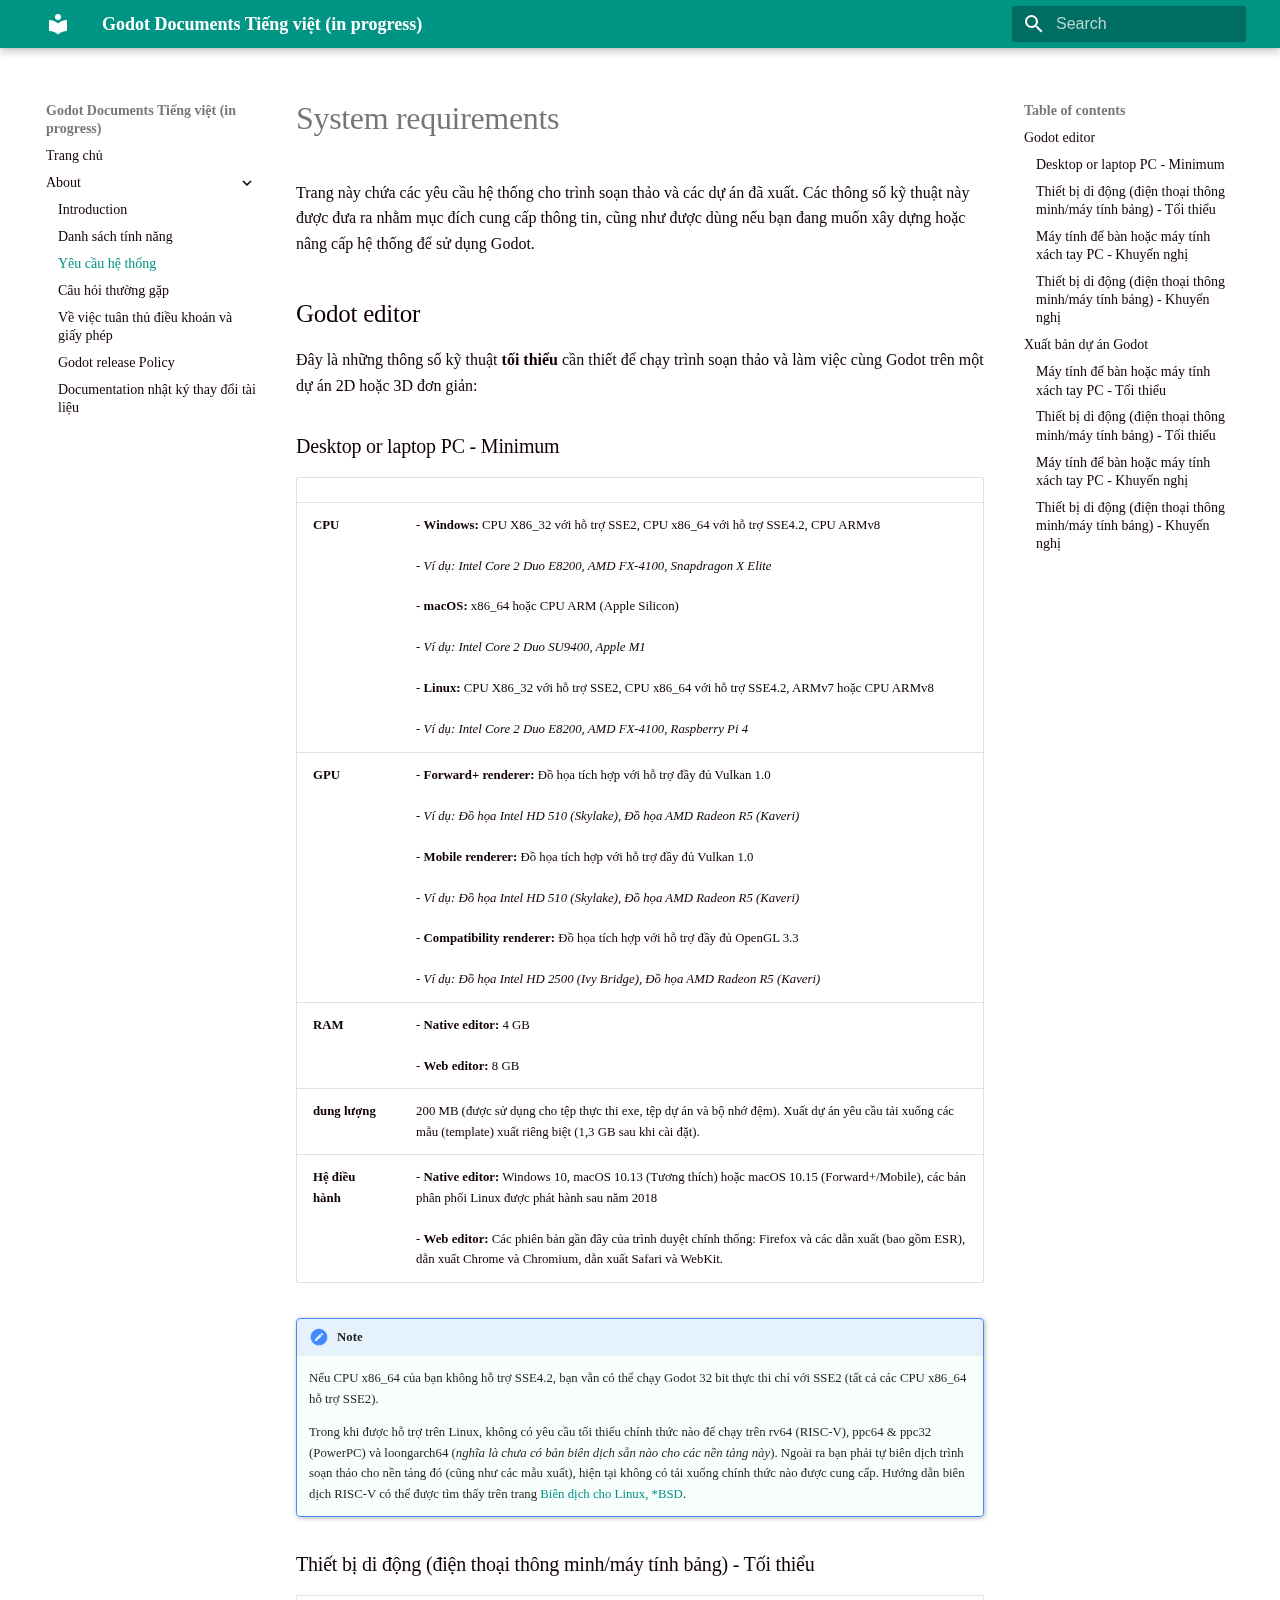
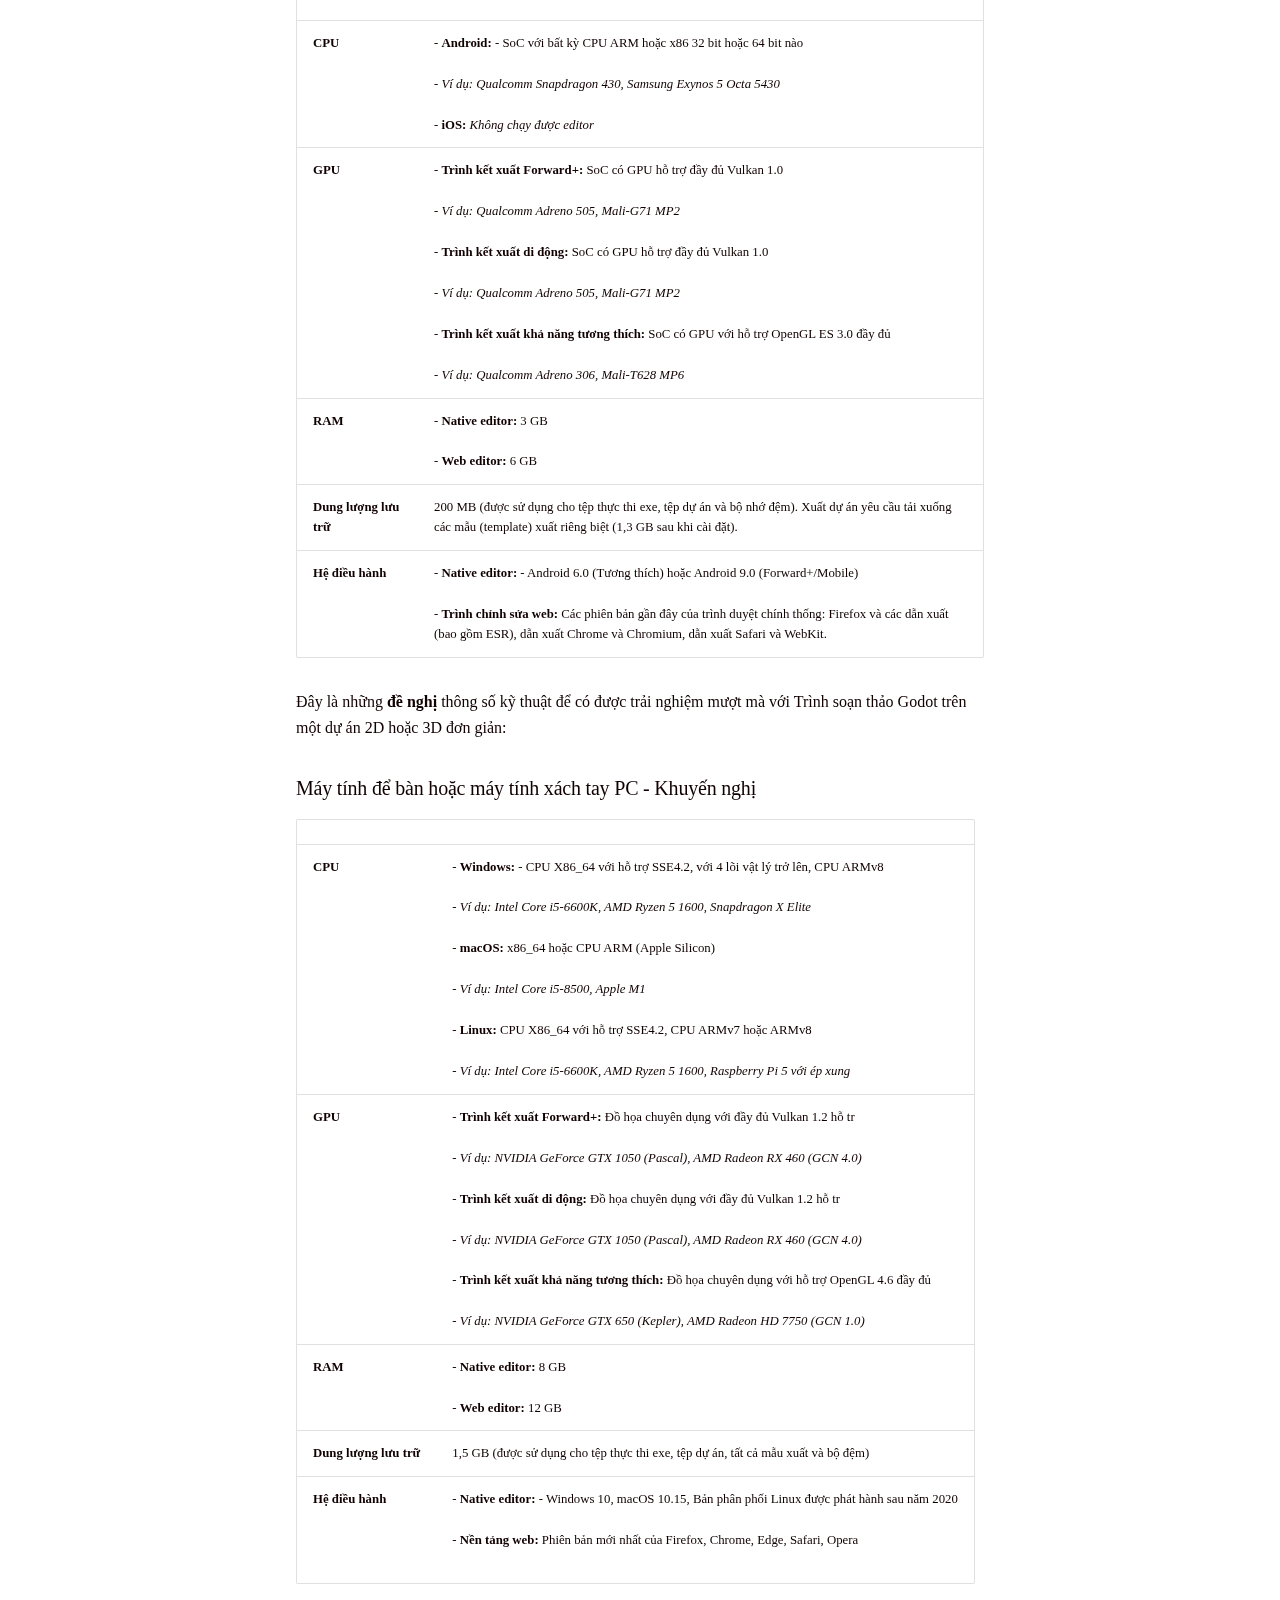
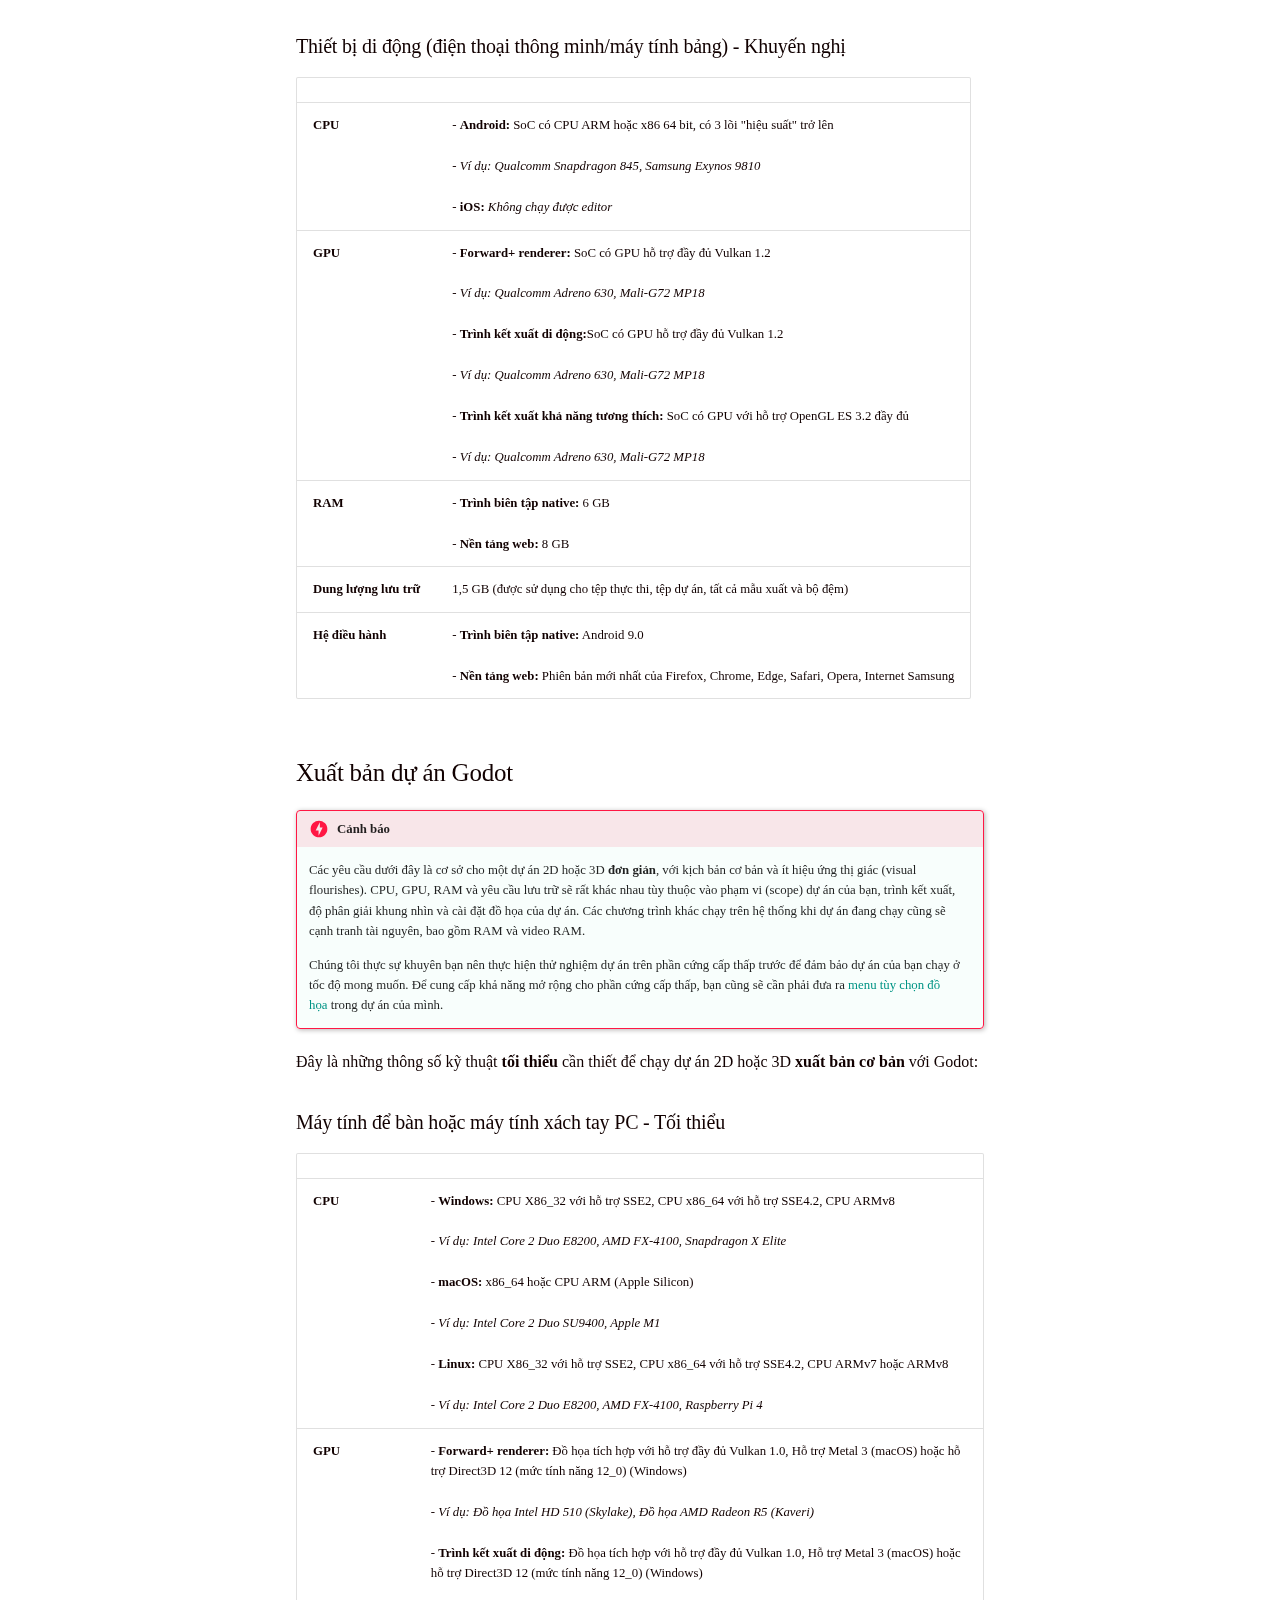
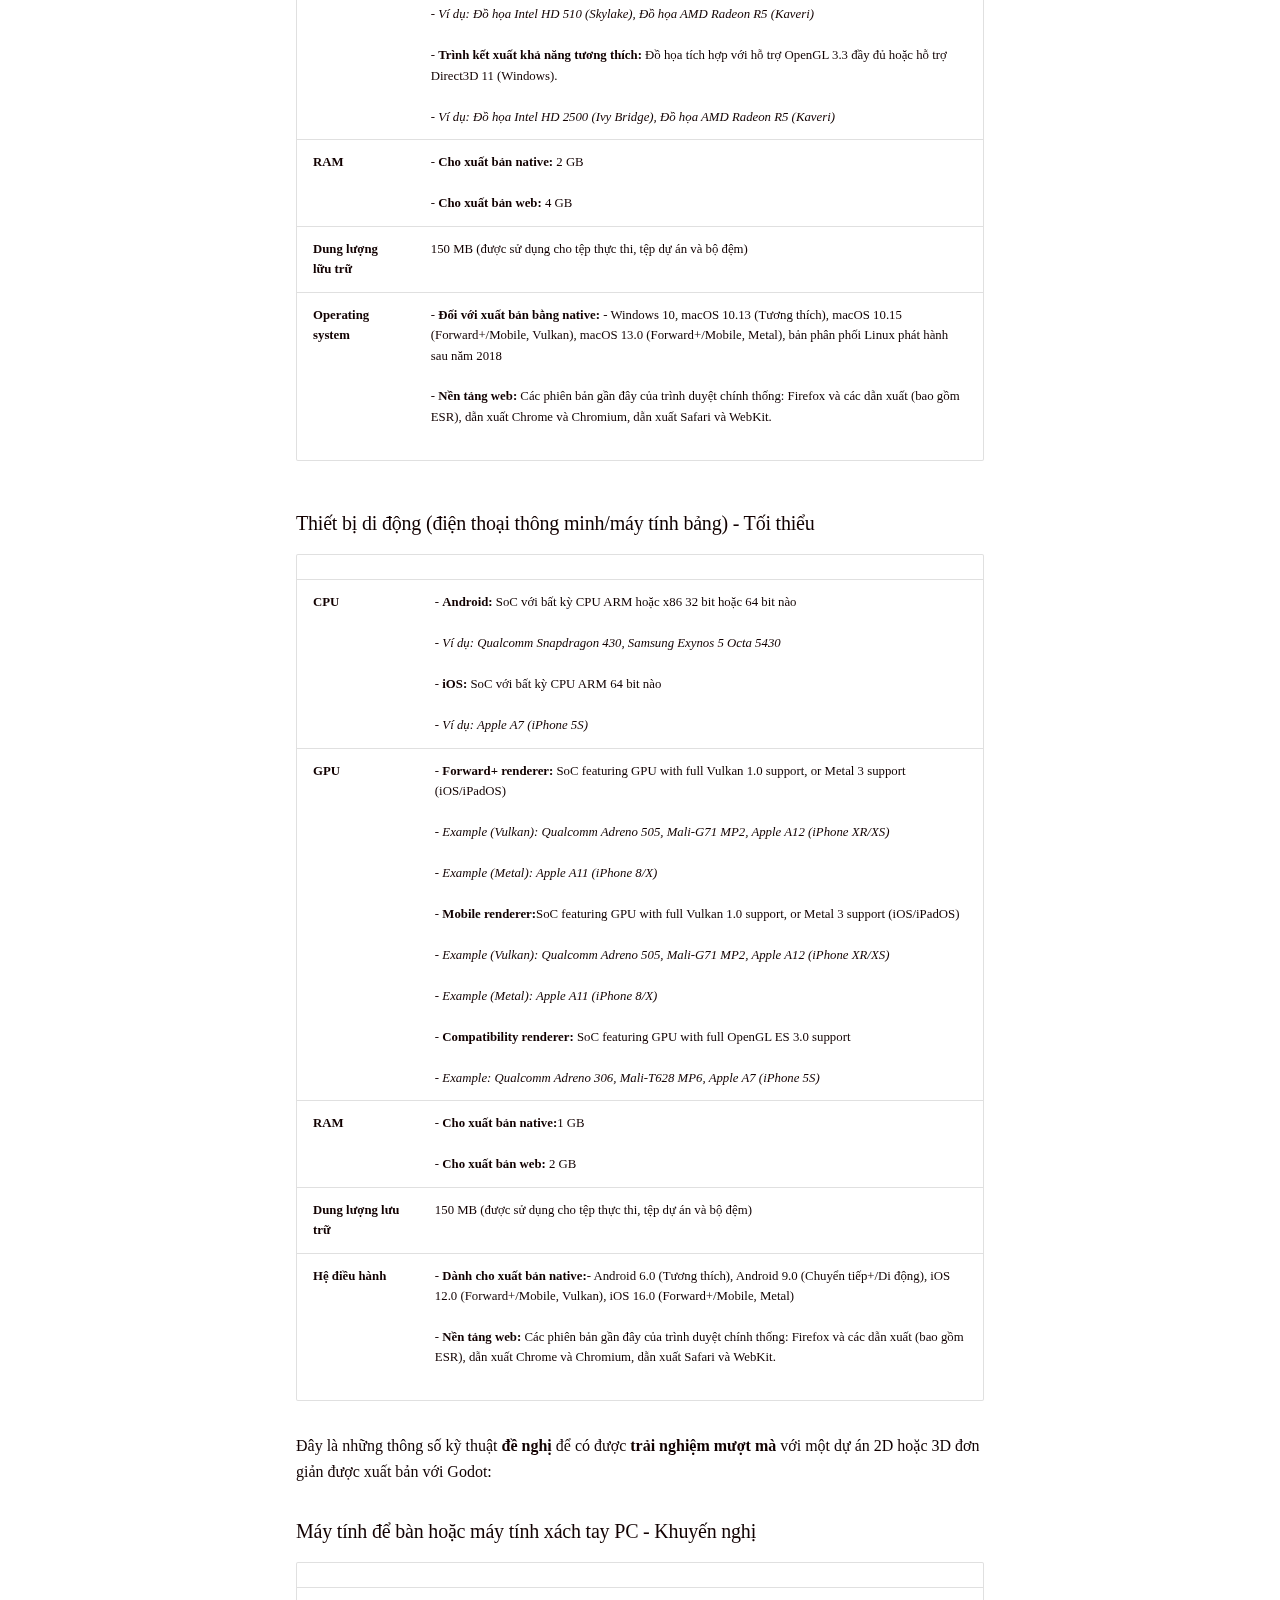
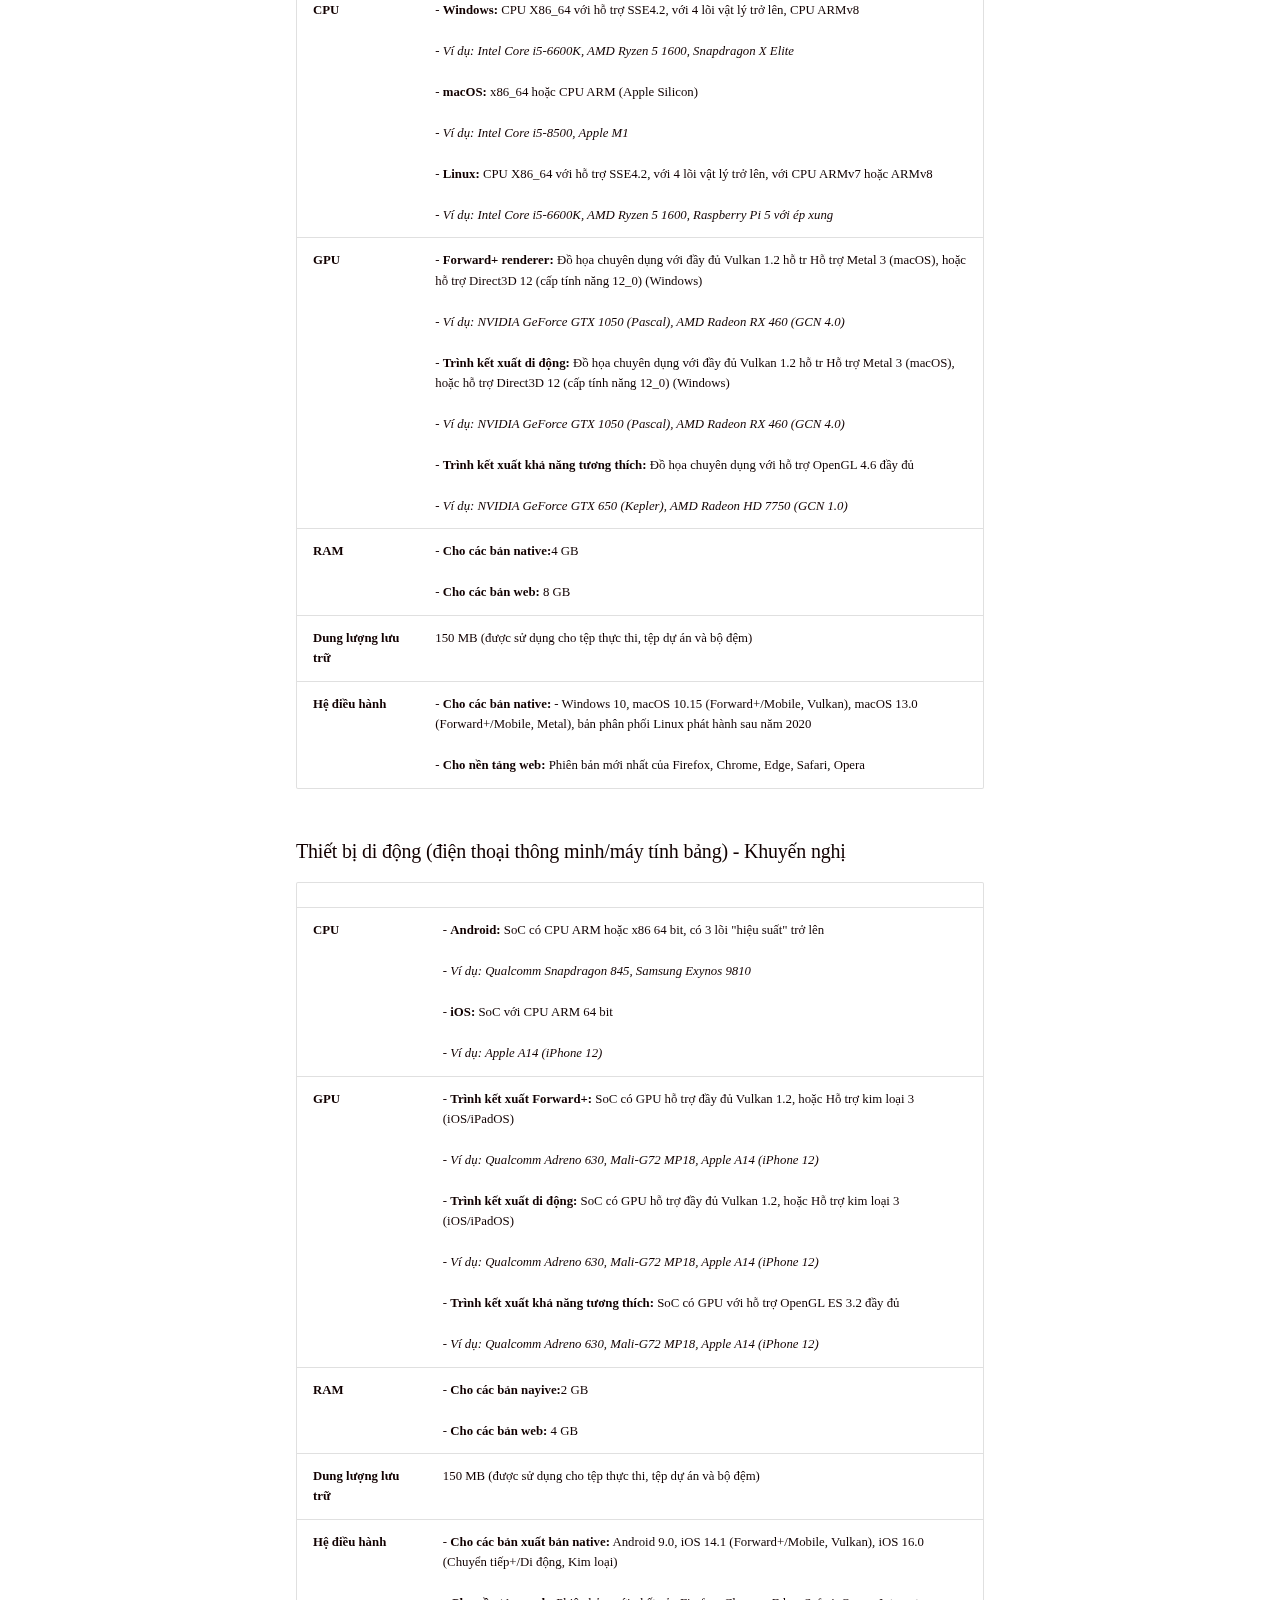
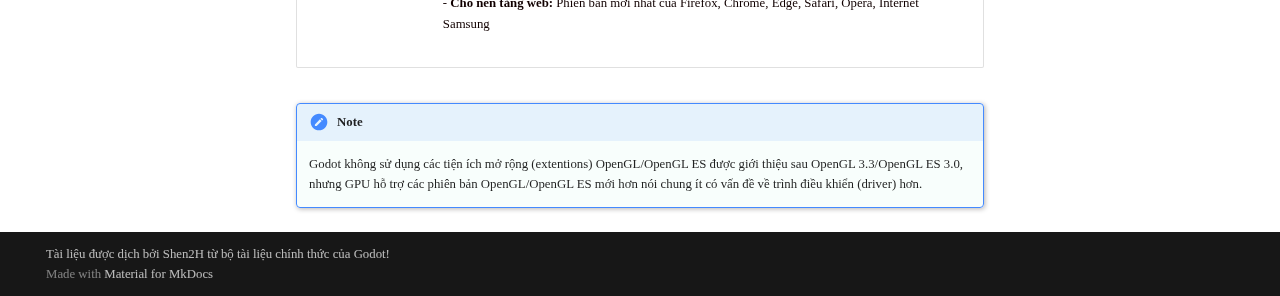
<file: About/System requirements/index.html>
<!doctype html>
<html lang="en" class="no-js">
  <head>
    
      <meta charset="utf-8">
      <meta name="viewport" content="width=device-width,initial-scale=1">
      
      
      
      
        <link rel="prev" href="../list-of-features/">
      
      
        <link rel="next" href="../FAQs/">
      
      
      <link rel="icon" href="../../assets/images/favicon.png">
      <meta name="generator" content="mkdocs-1.6.1, mkdocs-material-9.6.4">
    
    
      
        <title>Yêu cầu hệ thống - Godot Documents Tiếng việt (in progress)</title>
      
    
    
      <link rel="stylesheet" href="../../assets/stylesheets/main.8608ea7d.min.css">
      
        
        <link rel="stylesheet" href="../../assets/stylesheets/palette.06af60db.min.css">
      
      


    
    
      
    
    
      
        
        
        <link rel="preconnect" href="https://fonts.gstatic.com" crossorigin>
        <link rel="stylesheet" href="https://fonts.googleapis.com/css?family=Roboto:300,300i,400,400i,700,700i%7CRoboto+Mono:400,400i,700,700i&display=fallback">
        <style>:root{--md-text-font:"Roboto";--md-code-font:"Roboto Mono"}</style>
      
    
    
      <link rel="stylesheet" href="../../style.css">
    
    <script>__md_scope=new URL("../..",location),__md_hash=e=>[...e].reduce(((e,_)=>(e<<5)-e+_.charCodeAt(0)),0),__md_get=(e,_=localStorage,t=__md_scope)=>JSON.parse(_.getItem(t.pathname+"."+e)),__md_set=(e,_,t=localStorage,a=__md_scope)=>{try{t.setItem(a.pathname+"."+e,JSON.stringify(_))}catch(e){}}</script>
    
      

    
    
    
  </head>
  
  
    
    
    
    
    
    <body dir="ltr" data-md-color-scheme="default" data-md-color-primary="teal" data-md-color-accent="indigo">
  
    
    <input class="md-toggle" data-md-toggle="drawer" type="checkbox" id="__drawer" autocomplete="off">
    <input class="md-toggle" data-md-toggle="search" type="checkbox" id="__search" autocomplete="off">
    <label class="md-overlay" for="__drawer"></label>
    <div data-md-component="skip">
      
        
        <a href="#system-requirements" class="md-skip">
          Skip to content
        </a>
      
    </div>
    <div data-md-component="announce">
      
    </div>
    
    
      

  

<header class="md-header md-header--shadow" data-md-component="header">
  <nav class="md-header__inner md-grid" aria-label="Header">
    <a href="../.." title="Godot Documents Tiếng việt (in progress)" class="md-header__button md-logo" aria-label="Godot Documents Tiếng việt (in progress)" data-md-component="logo">
      
  
  <svg xmlns="http://www.w3.org/2000/svg" viewBox="0 0 24 24"><path d="M12 8a3 3 0 0 0 3-3 3 3 0 0 0-3-3 3 3 0 0 0-3 3 3 3 0 0 0 3 3m0 3.54C9.64 9.35 6.5 8 3 8v11c3.5 0 6.64 1.35 9 3.54 2.36-2.19 5.5-3.54 9-3.54V8c-3.5 0-6.64 1.35-9 3.54"/></svg>

    </a>
    <label class="md-header__button md-icon" for="__drawer">
      
      <svg xmlns="http://www.w3.org/2000/svg" viewBox="0 0 24 24"><path d="M3 6h18v2H3zm0 5h18v2H3zm0 5h18v2H3z"/></svg>
    </label>
    <div class="md-header__title" data-md-component="header-title">
      <div class="md-header__ellipsis">
        <div class="md-header__topic">
          <span class="md-ellipsis">
            Godot Documents Tiếng việt (in progress)
          </span>
        </div>
        <div class="md-header__topic" data-md-component="header-topic">
          <span class="md-ellipsis">
            
              Yêu cầu hệ thống
            
          </span>
        </div>
      </div>
    </div>
    
      
    
    
    
    
      <label class="md-header__button md-icon" for="__search">
        
        <svg xmlns="http://www.w3.org/2000/svg" viewBox="0 0 24 24"><path d="M9.5 3A6.5 6.5 0 0 1 16 9.5c0 1.61-.59 3.09-1.56 4.23l.27.27h.79l5 5-1.5 1.5-5-5v-.79l-.27-.27A6.52 6.52 0 0 1 9.5 16 6.5 6.5 0 0 1 3 9.5 6.5 6.5 0 0 1 9.5 3m0 2C7 5 5 7 5 9.5S7 14 9.5 14 14 12 14 9.5 12 5 9.5 5"/></svg>
      </label>
      <div class="md-search" data-md-component="search" role="dialog">
  <label class="md-search__overlay" for="__search"></label>
  <div class="md-search__inner" role="search">
    <form class="md-search__form" name="search">
      <input type="text" class="md-search__input" name="query" aria-label="Search" placeholder="Search" autocapitalize="off" autocorrect="off" autocomplete="off" spellcheck="false" data-md-component="search-query" required>
      <label class="md-search__icon md-icon" for="__search">
        
        <svg xmlns="http://www.w3.org/2000/svg" viewBox="0 0 24 24"><path d="M9.5 3A6.5 6.5 0 0 1 16 9.5c0 1.61-.59 3.09-1.56 4.23l.27.27h.79l5 5-1.5 1.5-5-5v-.79l-.27-.27A6.52 6.52 0 0 1 9.5 16 6.5 6.5 0 0 1 3 9.5 6.5 6.5 0 0 1 9.5 3m0 2C7 5 5 7 5 9.5S7 14 9.5 14 14 12 14 9.5 12 5 9.5 5"/></svg>
        
        <svg xmlns="http://www.w3.org/2000/svg" viewBox="0 0 24 24"><path d="M20 11v2H8l5.5 5.5-1.42 1.42L4.16 12l7.92-7.92L13.5 5.5 8 11z"/></svg>
      </label>
      <nav class="md-search__options" aria-label="Search">
        
        <button type="reset" class="md-search__icon md-icon" title="Clear" aria-label="Clear" tabindex="-1">
          
          <svg xmlns="http://www.w3.org/2000/svg" viewBox="0 0 24 24"><path d="M19 6.41 17.59 5 12 10.59 6.41 5 5 6.41 10.59 12 5 17.59 6.41 19 12 13.41 17.59 19 19 17.59 13.41 12z"/></svg>
        </button>
      </nav>
      
    </form>
    <div class="md-search__output">
      <div class="md-search__scrollwrap" tabindex="0" data-md-scrollfix>
        <div class="md-search-result" data-md-component="search-result">
          <div class="md-search-result__meta">
            Initializing search
          </div>
          <ol class="md-search-result__list" role="presentation"></ol>
        </div>
      </div>
    </div>
  </div>
</div>
    
    
  </nav>
  
</header>
    
    <div class="md-container" data-md-component="container">
      
      
        
          
        
      
      <main class="md-main" data-md-component="main">
        <div class="md-main__inner md-grid">
          
            
              
              <div class="md-sidebar md-sidebar--primary" data-md-component="sidebar" data-md-type="navigation" >
                <div class="md-sidebar__scrollwrap">
                  <div class="md-sidebar__inner">
                    



<nav class="md-nav md-nav--primary" aria-label="Navigation" data-md-level="0">
  <label class="md-nav__title" for="__drawer">
    <a href="../.." title="Godot Documents Tiếng việt (in progress)" class="md-nav__button md-logo" aria-label="Godot Documents Tiếng việt (in progress)" data-md-component="logo">
      
  
  <svg xmlns="http://www.w3.org/2000/svg" viewBox="0 0 24 24"><path d="M12 8a3 3 0 0 0 3-3 3 3 0 0 0-3-3 3 3 0 0 0-3 3 3 3 0 0 0 3 3m0 3.54C9.64 9.35 6.5 8 3 8v11c3.5 0 6.64 1.35 9 3.54 2.36-2.19 5.5-3.54 9-3.54V8c-3.5 0-6.64 1.35-9 3.54"/></svg>

    </a>
    Godot Documents Tiếng việt (in progress)
  </label>
  
  <ul class="md-nav__list" data-md-scrollfix>
    
      
      
  
  
  
  
    <li class="md-nav__item">
      <a href="../.." class="md-nav__link">
        
  
  <span class="md-ellipsis">
    Trang chủ
    
  </span>
  

      </a>
    </li>
  

    
      
      
  
  
    
  
  
  
    
    
    
    
    <li class="md-nav__item md-nav__item--active md-nav__item--nested">
      
        
        
        <input class="md-nav__toggle md-toggle " type="checkbox" id="__nav_2" checked>
        
          
          <label class="md-nav__link" for="__nav_2" id="__nav_2_label" tabindex="0">
            
  
  <span class="md-ellipsis">
    About
    
  </span>
  

            <span class="md-nav__icon md-icon"></span>
          </label>
        
        <nav class="md-nav" data-md-level="1" aria-labelledby="__nav_2_label" aria-expanded="true">
          <label class="md-nav__title" for="__nav_2">
            <span class="md-nav__icon md-icon"></span>
            About
          </label>
          <ul class="md-nav__list" data-md-scrollfix>
            
              
                
  
  
  
  
    <li class="md-nav__item">
      <a href="../Introduction/" class="md-nav__link">
        
  
  <span class="md-ellipsis">
    Introduction
    
  </span>
  

      </a>
    </li>
  

              
            
              
                
  
  
  
  
    <li class="md-nav__item">
      <a href="../list-of-features/" class="md-nav__link">
        
  
  <span class="md-ellipsis">
    Danh sách tính năng
    
  </span>
  

      </a>
    </li>
  

              
            
              
                
  
  
    
  
  
  
    <li class="md-nav__item md-nav__item--active">
      
      <input class="md-nav__toggle md-toggle" type="checkbox" id="__toc">
      
      
        
      
      
        <label class="md-nav__link md-nav__link--active" for="__toc">
          
  
  <span class="md-ellipsis">
    Yêu cầu hệ thống
    
  </span>
  

          <span class="md-nav__icon md-icon"></span>
        </label>
      
      <a href="./" class="md-nav__link md-nav__link--active">
        
  
  <span class="md-ellipsis">
    Yêu cầu hệ thống
    
  </span>
  

      </a>
      
        

<nav class="md-nav md-nav--secondary" aria-label="Table of contents">
  
  
  
    
  
  
    <label class="md-nav__title" for="__toc">
      <span class="md-nav__icon md-icon"></span>
      Table of contents
    </label>
    <ul class="md-nav__list" data-md-component="toc" data-md-scrollfix>
      
        <li class="md-nav__item">
  <a href="#godot-editor" class="md-nav__link">
    <span class="md-ellipsis">
      Godot editor
    </span>
  </a>
  
    <nav class="md-nav" aria-label="Godot editor">
      <ul class="md-nav__list">
        
          <li class="md-nav__item">
  <a href="#desktop-or-laptop-pc-minimum" class="md-nav__link">
    <span class="md-ellipsis">
      Desktop or laptop PC - Minimum
    </span>
  </a>
  
</li>
        
          <li class="md-nav__item">
  <a href="#thiet-bi-di-ong-ien-thoai-thong-minhmay-tinh-bang-toi-thieu" class="md-nav__link">
    <span class="md-ellipsis">
      Thiết bị di động (điện thoại thông minh/máy tính bảng) - Tối thiểu
    </span>
  </a>
  
</li>
        
          <li class="md-nav__item">
  <a href="#may-tinh-e-ban-hoac-may-tinh-xach-tay-pc-khuyen-nghi" class="md-nav__link">
    <span class="md-ellipsis">
      Máy tính để bàn hoặc máy tính xách tay PC - Khuyến nghị
    </span>
  </a>
  
</li>
        
          <li class="md-nav__item">
  <a href="#thiet-bi-di-ong-ien-thoai-thong-minhmay-tinh-bang-khuyen-nghi" class="md-nav__link">
    <span class="md-ellipsis">
      Thiết bị di động (điện thoại thông minh/máy tính bảng) - Khuyến nghị
    </span>
  </a>
  
</li>
        
      </ul>
    </nav>
  
</li>
      
        <li class="md-nav__item">
  <a href="#xuat-ban-du-an-godot" class="md-nav__link">
    <span class="md-ellipsis">
      Xuất bản dự án Godot
    </span>
  </a>
  
    <nav class="md-nav" aria-label="Xuất bản dự án Godot">
      <ul class="md-nav__list">
        
          <li class="md-nav__item">
  <a href="#may-tinh-e-ban-hoac-may-tinh-xach-tay-pc-toi-thieu" class="md-nav__link">
    <span class="md-ellipsis">
      Máy tính để bàn hoặc máy tính xách tay PC - Tối thiểu
    </span>
  </a>
  
</li>
        
          <li class="md-nav__item">
  <a href="#thiet-bi-di-ong-ien-thoai-thong-minhmay-tinh-bang-toi-thieu_1" class="md-nav__link">
    <span class="md-ellipsis">
      Thiết bị di động (điện thoại thông minh/máy tính bảng) - Tối thiểu
    </span>
  </a>
  
</li>
        
          <li class="md-nav__item">
  <a href="#may-tinh-e-ban-hoac-may-tinh-xach-tay-pc-khuyen-nghi_1" class="md-nav__link">
    <span class="md-ellipsis">
      Máy tính để bàn hoặc máy tính xách tay PC - Khuyến nghị
    </span>
  </a>
  
</li>
        
          <li class="md-nav__item">
  <a href="#thiet-bi-di-ong-ien-thoai-thong-minhmay-tinh-bang-khuyen-nghi_1" class="md-nav__link">
    <span class="md-ellipsis">
      Thiết bị di động (điện thoại thông minh/máy tính bảng) - Khuyến nghị
    </span>
  </a>
  
</li>
        
      </ul>
    </nav>
  
</li>
      
    </ul>
  
</nav>
      
    </li>
  

              
            
              
                
  
  
  
  
    <li class="md-nav__item">
      <a href="../FAQs/" class="md-nav__link">
        
  
  <span class="md-ellipsis">
    Câu hỏi thường gặp
    
  </span>
  

      </a>
    </li>
  

              
            
              
                
  
  
  
  
    <li class="md-nav__item">
      <a href="../Complyingwithlicense/" class="md-nav__link">
        
  
  <span class="md-ellipsis">
    Về việc tuân thủ điều khoản và giấy phép
    
  </span>
  

      </a>
    </li>
  

              
            
              
                
  
  
  
  
    <li class="md-nav__item">
      <a href="../godotreleasepolicy/" class="md-nav__link">
        
  
  <span class="md-ellipsis">
    Godot release Policy
    
  </span>
  

      </a>
    </li>
  

              
            
              
                
  
  
  
  
    <li class="md-nav__item">
      <a href="../documentationchangelog/" class="md-nav__link">
        
  
  <span class="md-ellipsis">
    Documentation nhật ký thay đổi tài liệu
    
  </span>
  

      </a>
    </li>
  

              
            
          </ul>
        </nav>
      
    </li>
  

    
  </ul>
</nav>
                  </div>
                </div>
              </div>
            
            
              
              <div class="md-sidebar md-sidebar--secondary" data-md-component="sidebar" data-md-type="toc" >
                <div class="md-sidebar__scrollwrap">
                  <div class="md-sidebar__inner">
                    

<nav class="md-nav md-nav--secondary" aria-label="Table of contents">
  
  
  
    
  
  
    <label class="md-nav__title" for="__toc">
      <span class="md-nav__icon md-icon"></span>
      Table of contents
    </label>
    <ul class="md-nav__list" data-md-component="toc" data-md-scrollfix>
      
        <li class="md-nav__item">
  <a href="#godot-editor" class="md-nav__link">
    <span class="md-ellipsis">
      Godot editor
    </span>
  </a>
  
    <nav class="md-nav" aria-label="Godot editor">
      <ul class="md-nav__list">
        
          <li class="md-nav__item">
  <a href="#desktop-or-laptop-pc-minimum" class="md-nav__link">
    <span class="md-ellipsis">
      Desktop or laptop PC - Minimum
    </span>
  </a>
  
</li>
        
          <li class="md-nav__item">
  <a href="#thiet-bi-di-ong-ien-thoai-thong-minhmay-tinh-bang-toi-thieu" class="md-nav__link">
    <span class="md-ellipsis">
      Thiết bị di động (điện thoại thông minh/máy tính bảng) - Tối thiểu
    </span>
  </a>
  
</li>
        
          <li class="md-nav__item">
  <a href="#may-tinh-e-ban-hoac-may-tinh-xach-tay-pc-khuyen-nghi" class="md-nav__link">
    <span class="md-ellipsis">
      Máy tính để bàn hoặc máy tính xách tay PC - Khuyến nghị
    </span>
  </a>
  
</li>
        
          <li class="md-nav__item">
  <a href="#thiet-bi-di-ong-ien-thoai-thong-minhmay-tinh-bang-khuyen-nghi" class="md-nav__link">
    <span class="md-ellipsis">
      Thiết bị di động (điện thoại thông minh/máy tính bảng) - Khuyến nghị
    </span>
  </a>
  
</li>
        
      </ul>
    </nav>
  
</li>
      
        <li class="md-nav__item">
  <a href="#xuat-ban-du-an-godot" class="md-nav__link">
    <span class="md-ellipsis">
      Xuất bản dự án Godot
    </span>
  </a>
  
    <nav class="md-nav" aria-label="Xuất bản dự án Godot">
      <ul class="md-nav__list">
        
          <li class="md-nav__item">
  <a href="#may-tinh-e-ban-hoac-may-tinh-xach-tay-pc-toi-thieu" class="md-nav__link">
    <span class="md-ellipsis">
      Máy tính để bàn hoặc máy tính xách tay PC - Tối thiểu
    </span>
  </a>
  
</li>
        
          <li class="md-nav__item">
  <a href="#thiet-bi-di-ong-ien-thoai-thong-minhmay-tinh-bang-toi-thieu_1" class="md-nav__link">
    <span class="md-ellipsis">
      Thiết bị di động (điện thoại thông minh/máy tính bảng) - Tối thiểu
    </span>
  </a>
  
</li>
        
          <li class="md-nav__item">
  <a href="#may-tinh-e-ban-hoac-may-tinh-xach-tay-pc-khuyen-nghi_1" class="md-nav__link">
    <span class="md-ellipsis">
      Máy tính để bàn hoặc máy tính xách tay PC - Khuyến nghị
    </span>
  </a>
  
</li>
        
          <li class="md-nav__item">
  <a href="#thiet-bi-di-ong-ien-thoai-thong-minhmay-tinh-bang-khuyen-nghi_1" class="md-nav__link">
    <span class="md-ellipsis">
      Thiết bị di động (điện thoại thông minh/máy tính bảng) - Khuyến nghị
    </span>
  </a>
  
</li>
        
      </ul>
    </nav>
  
</li>
      
    </ul>
  
</nav>
                  </div>
                </div>
              </div>
            
          
          
            <div class="md-content" data-md-component="content">
              <article class="md-content__inner md-typeset">
                
                  



<h1 id="system-requirements">System requirements</h1>
<p>Trang này chứa các yêu cầu hệ thống cho trình soạn thảo và các dự án đã xuất. Các thông số kỹ thuật này được đưa ra nhằm mục đích cung cấp thông tin, cũng như được dùng nếu bạn đang muốn xây dựng hoặc nâng cấp hệ thống để sử dụng Godot.</p>
<h2 id="godot-editor">Godot editor</h2>
<p>Đây là những thông số kỹ thuật <strong>tối thiểu</strong> cần thiết để chạy trình soạn thảo và làm việc cùng Godot trên một dự án 2D hoặc 3D đơn giản:</p>
<h3 id="desktop-or-laptop-pc-minimum">Desktop or laptop PC - Minimum</h3>
<table>
<thead>
<tr>
<th></th>
<th></th>
</tr>
</thead>
<tbody>
<tr>
<td><strong>CPU</strong></td>
<td>- <strong>Windows:</strong> CPU X86_32 với hỗ trợ SSE2, CPU x86_64 với hỗ trợ SSE4.2, CPU ARMv8<br><br>- <em>Ví dụ: Intel Core 2 Duo E8200, AMD FX-4100, Snapdragon X Elite</em><br><br>- <strong>macOS:</strong> x86_64 hoặc CPU ARM (Apple Silicon)<br><br>- <em>Ví dụ: Intel Core 2 Duo SU9400, Apple M1</em><br>        <br>- <strong>Linux:</strong> CPU X86_32 với hỗ trợ SSE2, CPU x86_64 với hỗ trợ SSE4.2, ARMv7 hoặc CPU ARMv8<br><br>- <em>Ví dụ: Intel Core 2 Duo E8200, AMD FX-4100, Raspberry Pi 4</em><br></td>
</tr>
<tr>
<td><strong>GPU</strong></td>
<td>- <strong>Forward+ renderer:</strong> Đồ họa tích hợp với hỗ trợ đầy đủ Vulkan 1.0<br>    <br>    - <em>Ví dụ: Đồ họa Intel HD 510 (Skylake), Đồ họa AMD Radeon R5 (Kaveri)</em><br><br>- <strong>Mobile renderer:</strong> Đồ họa tích hợp với hỗ trợ đầy đủ Vulkan 1.0<br><br>- <em>Ví dụ: Đồ họa Intel HD 510 (Skylake), Đồ họa AMD Radeon R5 (Kaveri)</em><br><br>- <strong>Compatibility renderer:</strong> Đồ họa tích hợp với hỗ trợ đầy đủ OpenGL 3.3<br><br>- <em>Ví dụ: Đồ họa Intel HD 2500 (Ivy Bridge), Đồ họa AMD Radeon R5 (Kaveri)</em></td>
</tr>
<tr>
<td><strong>RAM</strong></td>
<td>- <strong>Native editor:</strong> 4 GB<br>    <br>- <strong>Web editor:</strong> 8 GB</td>
</tr>
<tr>
<td><strong>dung lượng</strong></td>
<td>200 MB (được sử dụng cho tệp thực thi exe, tệp dự án và bộ nhớ đệm). Xuất dự án yêu cầu tải xuống các mẫu (template) xuất riêng biệt (1,3 GB sau khi cài đặt).</td>
</tr>
<tr>
<td><strong>Hệ điều hành</strong></td>
<td>- <strong>Native editor:</strong> Windows 10, macOS 10.13 (Tương thích) hoặc macOS 10.15 (Forward+/Mobile), các bản phân phối Linux được phát hành sau năm 2018<br>    <br>- <strong>Web editor:</strong> Các phiên bản gần đây của trình duyệt chính thống: Firefox và các dẫn xuất (bao gồm ESR), dẫn xuất Chrome và Chromium, dẫn xuất Safari và WebKit.</td>
</tr>
</tbody>
</table>
<div class="admonition note">
<p class="admonition-title">Note</p>
<p>Nếu CPU x86_64 của bạn không hỗ trợ SSE4.2, bạn vẫn có thể chạy Godot 32 bit thực thi chỉ với SSE2 (tất cả các CPU x86_64 hỗ trợ SSE2).</p>
<p>Trong khi được hỗ trợ trên Linux, không có yêu cầu tối thiểu chính thức nào để chạy trên rv64 (RISC-V), ppc64 &amp; ppc32 (PowerPC) và loongarch64 (<em>nghĩa là chưa có bản biên dịch sẵn nào cho các nền tảng này</em>). Ngoài ra bạn phải tự biên dịch trình soạn thảo cho nền tảng đó (cũng như các mẫu xuất), hiện tại không có tải xuống chính thức nào được cung cấp. Hướng dẫn biên dịch RISC-V có thể được tìm thấy trên trang <a href="https://docs.godotengine.org/en/stable/engine_details/development/compiling/compiling_for_linuxbsd.html#doc-compiling-for-linuxbsd">Biên dịch cho Linux, *BSD</a>.</p>
</div>
<h3 id="thiet-bi-di-ong-ien-thoai-thong-minhmay-tinh-bang-toi-thieu">Thiết bị di động (điện thoại thông minh/máy tính bảng) - Tối thiểu</h3>
<table>
<thead>
<tr>
<th></th>
<th></th>
</tr>
</thead>
<tbody>
<tr>
<td><strong>CPU</strong></td>
<td>- <strong>Android:</strong> - SoC với bất kỳ CPU ARM hoặc x86 32 bit hoặc 64 bit nào<br>    <br>    - <em>Ví dụ: Qualcomm Snapdragon 430, Samsung Exynos 5 Octa 5430</em><br>        <br>- <strong>iOS:</strong> <em>Không chạy được editor</em><br></td>
</tr>
<tr>
<td><strong>GPU</strong></td>
<td>- <strong>Trình kết xuất Forward+:</strong> SoC có GPU hỗ trợ đầy đủ Vulkan 1.0<br>    <br>    - <em>Ví dụ: Qualcomm Adreno 505, Mali-G71 MP2</em><br>        <br>- <strong>Trình kết xuất di động:</strong> SoC có GPU hỗ trợ đầy đủ Vulkan 1.0<br>    <br>    - <em>Ví dụ: Qualcomm Adreno 505, Mali-G71 MP2</em><br>        <br>- <strong>Trình kết xuất khả năng tương thích:</strong> SoC có GPU với hỗ trợ OpenGL ES 3.0 đầy đủ<br>    <br>    - <em>Ví dụ: Qualcomm Adreno 306, Mali-T628 MP6</em></td>
</tr>
<tr>
<td><strong>RAM</strong></td>
<td>- <strong>Native editor:</strong> 3 GB<br>    <br>- <strong>Web editor:</strong> 6 GB</td>
</tr>
<tr>
<td><strong>Dung lượng lưu trữ</strong></td>
<td>200 MB (được sử dụng cho tệp thực thi exe, tệp dự án và bộ nhớ đệm). Xuất dự án yêu cầu tải xuống các mẫu (template) xuất riêng biệt (1,3 GB sau khi cài đặt).</td>
</tr>
<tr>
<td><strong>Hệ điều hành</strong></td>
<td>- <strong>Native editor:</strong> - Android 6.0 (Tương thích) hoặc Android 9.0 (Forward+/Mobile)<br>    <br>- <strong>Trình chỉnh sửa web:</strong> Các phiên bản gần đây của trình duyệt chính thống: Firefox và các dẫn xuất (bao gồm ESR), dẫn xuất Chrome và Chromium, dẫn xuất Safari và WebKit.</td>
</tr>
</tbody>
</table>
<p>Đây là những <strong>đề nghị</strong> thông số kỹ thuật để có được trải nghiệm mượt mà với Trình soạn thảo Godot trên một dự án 2D hoặc 3D đơn giản:</p>
<h3 id="may-tinh-e-ban-hoac-may-tinh-xach-tay-pc-khuyen-nghi">Máy tính để bàn hoặc máy tính xách tay PC - Khuyến nghị</h3>
<table>
<thead>
<tr>
<th></th>
<th></th>
</tr>
</thead>
<tbody>
<tr>
<td><strong>CPU</strong></td>
<td>- <strong>Windows:</strong> - CPU X86_64 với hỗ trợ SSE4.2, với 4 lõi vật lý trở lên, CPU ARMv8<br>    <br>    - <em>Ví dụ: Intel Core i5-6600K, AMD Ryzen 5 1600, Snapdragon X Elite</em><br>        <br>- <strong>macOS:</strong> x86_64 hoặc CPU ARM (Apple Silicon)<br>    <br>    - <em>Ví dụ: Intel Core i5-8500, Apple M1</em><br>        <br>- <strong>Linux:</strong> CPU X86_64 với hỗ trợ SSE4.2, CPU ARMv7 hoặc ARMv8<br>    <br>    - <em>Ví dụ: Intel Core i5-6600K, AMD Ryzen 5 1600, Raspberry Pi 5 với ép xung</em><br></td>
</tr>
<tr>
<td><strong>GPU</strong></td>
<td>- <strong>Trình kết xuất Forward+:</strong> Đồ họa chuyên dụng với đầy đủ Vulkan 1.2 hỗ tr<br>    <br>    - <em>Ví dụ: NVIDIA GeForce GTX 1050 (Pascal), AMD Radeon RX 460 (GCN 4.0)</em><br>        <br>- <strong>Trình kết xuất di động:</strong> Đồ họa chuyên dụng với đầy đủ Vulkan 1.2 hỗ tr<br>    <br>    - <em>Ví dụ: NVIDIA GeForce GTX 1050 (Pascal), AMD Radeon RX 460 (GCN 4.0)</em><br>        <br>- <strong>Trình kết xuất khả năng tương thích:</strong> Đồ họa chuyên dụng với hỗ trợ OpenGL 4.6 đầy đủ<br>    <br>    - <em>Ví dụ: NVIDIA GeForce GTX 650 (Kepler), AMD Radeon HD 7750 (GCN 1.0)</em></td>
</tr>
<tr>
<td><strong>RAM</strong></td>
<td>- <strong>Native editor:</strong> 8 GB<br>    <br>- <strong>Web editor:</strong> 12 GB</td>
</tr>
<tr>
<td><strong>Dung lượng lưu trữ</strong></td>
<td>1,5 GB (được sử dụng cho tệp thực thi exe, tệp dự án, tất cả mẫu xuất và bộ đệm)</td>
</tr>
<tr>
<td><strong>Hệ điều hành</strong></td>
<td>- <strong>Native editor:</strong> - Windows 10, macOS 10.15, Bản phân phối Linux được phát hành sau năm 2020<br>    <br>- <strong>Nền tảng web:</strong> Phiên bản mới nhất của Firefox, Chrome, Edge, Safari, Opera<br><br></td>
</tr>
</tbody>
</table>
<h3 id="thiet-bi-di-ong-ien-thoai-thong-minhmay-tinh-bang-khuyen-nghi">Thiết bị di động (điện thoại thông minh/máy tính bảng) - Khuyến nghị</h3>
<table>
<thead>
<tr>
<th></th>
<th></th>
</tr>
</thead>
<tbody>
<tr>
<td><strong>CPU</strong></td>
<td>- <strong>Android:</strong> SoC có CPU ARM hoặc x86 64 bit, có 3 lõi "hiệu suất" trở lên<br>    <br>    - <em>Ví dụ: Qualcomm Snapdragon 845, Samsung Exynos 9810</em><br>        <br>- <strong>iOS:</strong> <em>Không chạy được editor</em></td>
</tr>
<tr>
<td><strong>GPU</strong></td>
<td>- <strong>Forward+ renderer:</strong> SoC có GPU hỗ trợ đầy đủ Vulkan 1.2<br>    <br>    - <em>Ví dụ: Qualcomm Adreno 630, Mali-G72 MP18</em><br>        <br>- <strong>Trình kết xuất di động:</strong>SoC có GPU hỗ trợ đầy đủ Vulkan 1.2<br>    <br>    - <em>Ví dụ: Qualcomm Adreno 630, Mali-G72 MP18</em><br>        <br>- <strong>Trình kết xuất khả năng tương thích:</strong> SoC có GPU với hỗ trợ OpenGL ES 3.2 đầy đủ<br>    <br>    - <em>Ví dụ: Qualcomm Adreno 630, Mali-G72 MP18</em></td>
</tr>
<tr>
<td><strong>RAM</strong></td>
<td>- <strong>Trình biên tập native:</strong> 6 GB<br>    <br>- <strong>Nền tảng web:</strong> 8 GB</td>
</tr>
<tr>
<td><strong>Dung lượng lưu trữ</strong></td>
<td>1,5 GB (được sử dụng cho tệp thực thi, tệp dự án, tất cả mẫu xuất và bộ đệm)</td>
</tr>
<tr>
<td><strong>Hệ điều hành</strong></td>
<td>- <strong>Trình biên tập native:</strong> Android 9.0<br>    <br>- <strong>Nền tảng web:</strong> Phiên bản mới nhất của Firefox, Chrome, Edge, Safari, Opera, Internet Samsung</td>
</tr>
</tbody>
</table>
<h2 id="xuat-ban-du-an-godot">Xuất bản dự án Godot</h2>
<div class="admonition danger">
<p class="admonition-title">Cảnh báo</p>
<p>Các yêu cầu dưới đây là cơ sở cho một dự án 2D hoặc 3D <strong>đơn giản</strong>, với kịch bản cơ bản và ít hiệu ứng thị giác (visual flourishes). CPU, GPU, RAM và yêu cầu lưu trữ sẽ rất khác nhau tùy thuộc vào phạm vi (scope) dự án của bạn, trình kết xuất, độ phân giải khung nhìn và cài đặt đồ họa của dự án. Các chương trình khác chạy trên hệ thống khi dự án đang chạy cũng sẽ cạnh tranh tài nguyên, bao gồm RAM và video RAM.</p>
<p>Chúng tôi thực sự khuyên bạn nên thực hiện thử nghiệm dự án trên phần cứng cấp thấp trước để đảm bảo dự án của bạn chạy ở tốc độ mong muốn. Để cung cấp khả năng mở rộng cho phần cứng cấp thấp, bạn cũng sẽ cần phải đưa ra <a href="https://github.com/godotengine/godot-demo-projects/tree/master/3d/graphics_settings">menu tùy chọn đồ họa</a> trong dự án của mình.</p>
</div>
<p>Đây là những thông số kỹ thuật <strong>tối thiểu</strong> cần thiết để chạy dự án 2D hoặc 3D <strong>xuất bản cơ bản</strong> với Godot:</p>
<h3 id="may-tinh-e-ban-hoac-may-tinh-xach-tay-pc-toi-thieu">Máy tính để bàn hoặc máy tính xách tay PC - Tối thiểu</h3>
<table>
<thead>
<tr>
<th></th>
<th></th>
</tr>
</thead>
<tbody>
<tr>
<td><strong>CPU</strong></td>
<td>- <strong>Windows:</strong> CPU X86_32 với hỗ trợ SSE2, CPU x86_64 với hỗ trợ SSE4.2, CPU ARMv8<br>    <br>    - <em>Ví dụ: Intel Core 2 Duo E8200, AMD FX-4100, Snapdragon X Elite</em><br>        <br>- <strong>macOS:</strong> x86_64 hoặc CPU ARM (Apple Silicon)<br>    <br>    - <em>Ví dụ: Intel Core 2 Duo SU9400, Apple M1</em><br>        <br>- <strong>Linux:</strong> CPU X86_32 với hỗ trợ SSE2, CPU x86_64 với hỗ trợ SSE4.2, CPU ARMv7 hoặc ARMv8<br>    <br>    - <em>Ví dụ: Intel Core 2 Duo E8200, AMD FX-4100, Raspberry Pi 4</em></td>
</tr>
<tr>
<td><strong>GPU</strong></td>
<td>- <strong>Forward+ renderer:</strong> Đồ họa tích hợp với hỗ trợ đầy đủ Vulkan 1.0, Hỗ trợ Metal 3 (macOS) hoặc hỗ trợ Direct3D 12 (mức tính năng 12_0) (Windows)<br>    <br>    - <em>Ví dụ: Đồ họa Intel HD 510 (Skylake), Đồ họa AMD Radeon R5 (Kaveri)</em><br>        <br>- <strong>Trình kết xuất di động:</strong> Đồ họa tích hợp với hỗ trợ đầy đủ Vulkan 1.0, Hỗ trợ Metal 3 (macOS) hoặc hỗ trợ Direct3D 12 (mức tính năng 12_0) (Windows)<br>    <br>    - <em>Ví dụ: Đồ họa Intel HD 510 (Skylake), Đồ họa AMD Radeon R5 (Kaveri)</em><br>        <br>- <strong>Trình kết xuất khả năng tương thích:</strong> Đồ họa tích hợp với hỗ trợ OpenGL 3.3 đầy đủ hoặc hỗ trợ Direct3D 11 (Windows).<br>    <br>    - <em>Ví dụ: Đồ họa Intel HD 2500 (Ivy Bridge), Đồ họa AMD Radeon R5 (Kaveri)</em></td>
</tr>
<tr>
<td><strong>RAM</strong></td>
<td>- <strong>Cho xuất bản native:</strong> 2 GB<br>    <br>- <strong>Cho xuất bản web:</strong> 4 GB</td>
</tr>
<tr>
<td><strong>Dung lượng lữu trữ</strong></td>
<td>150 MB (được sử dụng cho tệp thực thi, tệp dự án và bộ đệm)</td>
</tr>
<tr>
<td><strong>Operating system</strong></td>
<td>- <strong>Đối với xuất bản bằng native:</strong> - Windows 10, macOS 10.13 (Tương thích), macOS 10.15 (Forward+/Mobile, Vulkan), macOS 13.0 (Forward+/Mobile, Metal), bản phân phối Linux phát hành sau năm 2018<br>    <br>- <strong>Nền tảng web:</strong> Các phiên bản gần đây của trình duyệt chính thống: Firefox và các dẫn xuất (bao gồm ESR), dẫn xuất Chrome và Chromium, dẫn xuất Safari và WebKit.<br><br></td>
</tr>
</tbody>
</table>
<h3 id="thiet-bi-di-ong-ien-thoai-thong-minhmay-tinh-bang-toi-thieu_1">Thiết bị di động (điện thoại thông minh/máy tính bảng) - Tối thiểu</h3>
<table>
<thead>
<tr>
<th></th>
<th></th>
</tr>
</thead>
<tbody>
<tr>
<td><strong>CPU</strong></td>
<td>- <strong>Android:</strong> SoC với bất kỳ CPU ARM hoặc x86 32 bit hoặc 64 bit nào<br>    <br>    - <em>Ví dụ: Qualcomm Snapdragon 430, Samsung Exynos 5 Octa 5430</em><br>        <br>- <strong>iOS:</strong> SoC với bất kỳ CPU ARM 64 bit nào<br>    <br>    - <em>Ví dụ: Apple A7 (iPhone 5S)</em></td>
</tr>
<tr>
<td><strong>GPU</strong></td>
<td>- <strong>Forward+ renderer:</strong> SoC featuring GPU with full Vulkan 1.0 support, or Metal 3 support (iOS/iPadOS)<br>    <br>    - <em>Example (Vulkan): Qualcomm Adreno 505, Mali-G71 MP2, Apple A12 (iPhone XR/XS)</em><br>        <br>    - <em>Example (Metal): Apple A11 (iPhone 8/X)</em><br>        <br>- <strong>Mobile renderer:</strong>SoC featuring GPU with full Vulkan 1.0 support, or Metal 3 support (iOS/iPadOS)<br>    <br>    - <em>Example (Vulkan): Qualcomm Adreno 505, Mali-G71 MP2, Apple A12 (iPhone XR/XS)</em><br>        <br>    - <em>Example (Metal): Apple A11 (iPhone 8/X)</em><br>        <br>- <strong>Compatibility renderer:</strong> SoC featuring GPU with full OpenGL ES 3.0 support<br>    <br>    - <em>Example: Qualcomm Adreno 306, Mali-T628 MP6, Apple A7 (iPhone 5S)</em></td>
</tr>
<tr>
<td><strong>RAM</strong></td>
<td>- <strong>Cho xuất bản native:</strong>1 GB<br>    <br>- <strong>Cho xuất bản web:</strong> 2 GB</td>
</tr>
<tr>
<td><strong>Dung lượng lưu trữ</strong></td>
<td>150 MB (được sử dụng cho tệp thực thi, tệp dự án và bộ đệm)</td>
</tr>
<tr>
<td><strong>Hệ điều hành</strong></td>
<td>- <strong>Dành cho xuất bản native:</strong>- Android 6.0 (Tương thích), Android 9.0 (Chuyển tiếp+/Di động), iOS 12.0 (Forward+/Mobile, Vulkan), iOS 16.0 (Forward+/Mobile, Metal)<br>    <br>- <strong>Nền tảng web:</strong> Các phiên bản gần đây của trình duyệt chính thống: Firefox và các dẫn xuất (bao gồm ESR), dẫn xuất Chrome và Chromium, dẫn xuất Safari và WebKit.<br><br></td>
</tr>
</tbody>
</table>
<p>Đây là những thông số kỹ thuật <strong>đề nghị</strong> để có được <strong>trải nghiệm mượt mà</strong> với một dự án 2D hoặc 3D đơn giản được xuất bản với Godot:</p>
<h3 id="may-tinh-e-ban-hoac-may-tinh-xach-tay-pc-khuyen-nghi_1">Máy tính để bàn hoặc máy tính xách tay PC - Khuyến nghị</h3>
<table>
<thead>
<tr>
<th></th>
<th></th>
</tr>
</thead>
<tbody>
<tr>
<td><strong>CPU</strong></td>
<td>- <strong>Windows:</strong> CPU X86_64 với hỗ trợ SSE4.2, với 4 lõi vật lý trở lên, CPU ARMv8<br>    <br>    - <em>Ví dụ: Intel Core i5-6600K, AMD Ryzen 5 1600, Snapdragon X Elite</em><br>        <br>- <strong>macOS:</strong> x86_64 hoặc CPU ARM (Apple Silicon)<br>    <br>    - <em>Ví dụ: Intel Core i5-8500, Apple M1</em><br>        <br>- <strong>Linux:</strong> CPU X86_64 với hỗ trợ SSE4.2, với 4 lõi vật lý trở lên, với CPU ARMv7 hoặc ARMv8<br>    <br>    - <em>Ví dụ: Intel Core i5-6600K, AMD Ryzen 5 1600, Raspberry Pi 5 với ép xung</em></td>
</tr>
<tr>
<td><strong>GPU</strong></td>
<td>- <strong>Forward+ renderer:</strong> Đồ họa chuyên dụng với đầy đủ Vulkan 1.2 hỗ tr Hỗ trợ Metal 3 (macOS), hoặc hỗ trợ Direct3D 12 (cấp tính năng 12_0) (Windows)<br>    <br>    - <em>Ví dụ: NVIDIA GeForce GTX 1050 (Pascal), AMD Radeon RX 460 (GCN 4.0)</em><br>        <br>- <strong>Trình kết xuất di động:</strong> Đồ họa chuyên dụng với đầy đủ Vulkan 1.2 hỗ tr Hỗ trợ Metal 3 (macOS), hoặc hỗ trợ Direct3D 12 (cấp tính năng 12_0) (Windows)<br>    <br>    - <em>Ví dụ: NVIDIA GeForce GTX 1050 (Pascal), AMD Radeon RX 460 (GCN 4.0)</em><br>        <br>- <strong>Trình kết xuất khả năng tương thích:</strong> Đồ họa chuyên dụng với hỗ trợ OpenGL 4.6 đầy đủ<br>    <br>    - <em>Ví dụ: NVIDIA GeForce GTX 650 (Kepler), AMD Radeon HD 7750 (GCN 1.0)</em></td>
</tr>
<tr>
<td><strong>RAM</strong></td>
<td>- <strong>Cho các bản native:</strong>4 GB<br>    <br>- <strong>Cho các bản web:</strong> 8 GB</td>
</tr>
<tr>
<td><strong>Dung lượng lưu trữ</strong></td>
<td>150 MB (được sử dụng cho tệp thực thi, tệp dự án và bộ đệm)</td>
</tr>
<tr>
<td><strong>Hệ điều hành</strong></td>
<td>- <strong>Cho các bản native:</strong> - Windows 10, macOS 10.15 (Forward+/Mobile, Vulkan), macOS 13.0 (Forward+/Mobile, Metal), bản phân phối Linux phát hành sau năm 2020<br>    <br>- <strong>Cho nền tảng web:</strong> Phiên bản mới nhất của Firefox, Chrome, Edge, Safari, Opera</td>
</tr>
</tbody>
</table>
<h3 id="thiet-bi-di-ong-ien-thoai-thong-minhmay-tinh-bang-khuyen-nghi_1">Thiết bị di động (điện thoại thông minh/máy tính bảng) - Khuyến nghị</h3>
<table>
<thead>
<tr>
<th></th>
<th></th>
</tr>
</thead>
<tbody>
<tr>
<td><strong>CPU</strong></td>
<td>- <strong>Android:</strong> SoC có CPU ARM hoặc x86 64 bit, có 3 lõi "hiệu suất" trở lên<br>    <br>    - <em>Ví dụ: Qualcomm Snapdragon 845, Samsung Exynos 9810</em><br>        <br>- <strong>iOS:</strong> SoC với CPU ARM 64 bit<br>    <br>    - <em>Ví dụ: Apple A14 (iPhone 12)</em></td>
</tr>
<tr>
<td><strong>GPU</strong></td>
<td>- <strong>Trình kết xuất Forward+:</strong> SoC có GPU hỗ trợ đầy đủ Vulkan 1.2, hoặc Hỗ trợ kim loại 3 (iOS/iPadOS)<br>    <br>    - <em>Ví dụ: Qualcomm Adreno 630, Mali-G72 MP18, Apple A14 (iPhone 12)</em><br>        <br>- <strong>Trình kết xuất di động:</strong> SoC có GPU hỗ trợ đầy đủ Vulkan 1.2, hoặc Hỗ trợ kim loại 3 (iOS/iPadOS)<br>    <br>    - <em>Ví dụ: Qualcomm Adreno 630, Mali-G72 MP18, Apple A14 (iPhone 12)</em><br>        <br>- <strong>Trình kết xuất khả năng tương thích:</strong> SoC có GPU với hỗ trợ OpenGL ES 3.2 đầy đủ<br>    <br>    - <em>Ví dụ: Qualcomm Adreno 630, Mali-G72 MP18, Apple A14 (iPhone 12)</em></td>
</tr>
<tr>
<td><strong>RAM</strong></td>
<td>- <strong>Cho các bản nayive:</strong>2 GB<br>    <br>- <strong>Cho các bản web:</strong> 4 GB</td>
</tr>
<tr>
<td><strong>Dung lượng lưu trữ</strong></td>
<td>150 MB (được sử dụng cho tệp thực thi, tệp dự án và bộ đệm)</td>
</tr>
<tr>
<td><strong>Hệ điều hành</strong></td>
<td>- <strong>Cho các bản xuất bản native:</strong> Android 9.0, iOS 14.1 (Forward+/Mobile, Vulkan), iOS 16.0 (Chuyển tiếp+/Di động, Kim loại)<br>    <br>- <strong>Cho nền tảng web:</strong> Phiên bản mới nhất của Firefox, Chrome, Edge, Safari, Opera, Internet Samsung<br><br></td>
</tr>
</tbody>
</table>
<div class="admonition note">
<p class="admonition-title">Note</p>
<p>Godot không sử dụng các tiện ích mở rộng (extentions) OpenGL/OpenGL ES được giới thiệu sau OpenGL 3.3/OpenGL ES 3.0, nhưng GPU hỗ trợ các phiên bản OpenGL/OpenGL ES mới hơn nói chung ít có vấn đề về trình điều khiển (driver) hơn.</p>
</div>












                
              </article>
            </div>
          
          
<script>var target=document.getElementById(location.hash.slice(1));target&&target.name&&(target.checked=target.name.startsWith("__tabbed_"))</script>
        </div>
        
      </main>
      
        <footer class="md-footer">
  
  <div class="md-footer-meta md-typeset">
    <div class="md-footer-meta__inner md-grid">
      <div class="md-copyright">
  
    <div class="md-copyright__highlight">
      Tài liệu được dịch bởi Shen2H từ bộ tài liệu chính thức của Godot!
    </div>
  
  
    Made with
    <a href="https://squidfunk.github.io/mkdocs-material/" target="_blank" rel="noopener">
      Material for MkDocs
    </a>
  
</div>
      
    </div>
  </div>
</footer>
      
    </div>
    <div class="md-dialog" data-md-component="dialog">
      <div class="md-dialog__inner md-typeset"></div>
    </div>
    
    
    <script id="__config" type="application/json">{"base": "../..", "features": [], "search": "../../assets/javascripts/workers/search.f8cc74c7.min.js", "translations": {"clipboard.copied": "Copied to clipboard", "clipboard.copy": "Copy to clipboard", "search.result.more.one": "1 more on this page", "search.result.more.other": "# more on this page", "search.result.none": "No matching documents", "search.result.one": "1 matching document", "search.result.other": "# matching documents", "search.result.placeholder": "Type to start searching", "search.result.term.missing": "Missing", "select.version": "Select version"}}</script>
    
    
      <script src="../../assets/javascripts/bundle.f1b6f286.min.js"></script>
      
    
  </body>
</html>
</file>
<file: style.css>
@font-face {
    font-family: "Lora";
    scr: url("/assets/fonts/Lora/Lora-VariableFont-wght.ttf") format('truetype');
}

:root {
    --md-text-font: "Lora";
    font-family: "Lora";
    scr: url("/assets/fonts/Lora/Lora-VariableFont-wght.ttf") format('truetype');

}

.admonition {
    border-width: 3px;
    border-left-width: 6px;
    box-shadow: 1px 1px 5px rgba(17, 6, 6, 0.3) !important;
    background-color: rgba(108, 232, 199, .05) !important;
}

body {
    font-family: "Lora";
    scr: url("/assets/fonts/Lora/Lora-VariableFont-wght.ttf") format('truetype');
    color: #100;
}

h2 {
    margin-top: 55px;
    margin-bottom: 15px;
}
</file>
<file: assets/stylesheets/main.8608ea7d.min.css>
@charset "UTF-8";html{-webkit-text-size-adjust:none;-moz-text-size-adjust:none;text-size-adjust:none;box-sizing:border-box}*,:after,:before{box-sizing:inherit}@media (prefers-reduced-motion){*,:after,:before{transition:none!important}}body{margin:0}a,button,input,label{-webkit-tap-highlight-color:transparent}a{color:inherit;text-decoration:none}hr{border:0;box-sizing:initial;display:block;height:.05rem;overflow:visible;padding:0}small{font-size:80%}sub,sup{line-height:1em}img{border-style:none}table{border-collapse:initial;border-spacing:0}td,th{font-weight:400;vertical-align:top}button{background:#0000;border:0;font-family:inherit;font-size:inherit;margin:0;padding:0}input{border:0;outline:none}:root{--md-primary-fg-color:#4051b5;--md-primary-fg-color--light:#5d6cc0;--md-primary-fg-color--dark:#303fa1;--md-primary-bg-color:#fff;--md-primary-bg-color--light:#ffffffb3;--md-accent-fg-color:#526cfe;--md-accent-fg-color--transparent:#526cfe1a;--md-accent-bg-color:#fff;--md-accent-bg-color--light:#ffffffb3}[data-md-color-scheme=default]{color-scheme:light}[data-md-color-scheme=default] img[src$="#gh-dark-mode-only"],[data-md-color-scheme=default] img[src$="#only-dark"]{display:none}:root,[data-md-color-scheme=default]{--md-hue:225deg;--md-default-fg-color:#000000de;--md-default-fg-color--light:#0000008a;--md-default-fg-color--lighter:#00000052;--md-default-fg-color--lightest:#00000012;--md-default-bg-color:#fff;--md-default-bg-color--light:#ffffffb3;--md-default-bg-color--lighter:#ffffff4d;--md-default-bg-color--lightest:#ffffff1f;--md-code-fg-color:#36464e;--md-code-bg-color:#f5f5f5;--md-code-hl-color:#4287ff;--md-code-hl-color--light:#4287ff1a;--md-code-hl-number-color:#d52a2a;--md-code-hl-special-color:#db1457;--md-code-hl-function-color:#a846b9;--md-code-hl-constant-color:#6e59d9;--md-code-hl-keyword-color:#3f6ec6;--md-code-hl-string-color:#1c7d4d;--md-code-hl-name-color:var(--md-code-fg-color);--md-code-hl-operator-color:var(--md-default-fg-color--light);--md-code-hl-punctuation-color:var(--md-default-fg-color--light);--md-code-hl-comment-color:var(--md-default-fg-color--light);--md-code-hl-generic-color:var(--md-default-fg-color--light);--md-code-hl-variable-color:var(--md-default-fg-color--light);--md-typeset-color:var(--md-default-fg-color);--md-typeset-a-color:var(--md-primary-fg-color);--md-typeset-del-color:#f5503d26;--md-typeset-ins-color:#0bd57026;--md-typeset-kbd-color:#fafafa;--md-typeset-kbd-accent-color:#fff;--md-typeset-kbd-border-color:#b8b8b8;--md-typeset-mark-color:#ffff0080;--md-typeset-table-color:#0000001f;--md-typeset-table-color--light:rgba(0,0,0,.035);--md-admonition-fg-color:var(--md-default-fg-color);--md-admonition-bg-color:var(--md-default-bg-color);--md-warning-fg-color:#000000de;--md-warning-bg-color:#ff9;--md-footer-fg-color:#fff;--md-footer-fg-color--light:#ffffffb3;--md-footer-fg-color--lighter:#ffffff73;--md-footer-bg-color:#000000de;--md-footer-bg-color--dark:#00000052;--md-shadow-z1:0 0.2rem 0.5rem #0000000d,0 0 0.05rem #0000001a;--md-shadow-z2:0 0.2rem 0.5rem #0000001a,0 0 0.05rem #00000040;--md-shadow-z3:0 0.2rem 0.5rem #0003,0 0 0.05rem #00000059}.md-icon svg{fill:currentcolor;display:block;height:1.2rem;width:1.2rem}body{-webkit-font-smoothing:antialiased;-moz-osx-font-smoothing:grayscale;--md-text-font-family:var(--md-text-font,_),-apple-system,BlinkMacSystemFont,Helvetica,Arial,sans-serif;--md-code-font-family:var(--md-code-font,_),SFMono-Regular,Consolas,Menlo,monospace}aside,body,input{font-feature-settings:"kern","liga";color:var(--md-typeset-color);font-family:var(--md-text-font-family)}code,kbd,pre{font-feature-settings:"kern";font-family:var(--md-code-font-family)}:root{--md-typeset-table-sort-icon:url('data:image/svg+xml;charset=utf-8,<svg xmlns="http://www.w3.org/2000/svg" viewBox="0 0 24 24"><path d="m18 21-4-4h3V7h-3l4-4 4 4h-3v10h3M2 19v-2h10v2M2 13v-2h7v2M2 7V5h4v2z"/></svg>');--md-typeset-table-sort-icon--asc:url('data:image/svg+xml;charset=utf-8,<svg xmlns="http://www.w3.org/2000/svg" viewBox="0 0 24 24"><path d="M19 17h3l-4 4-4-4h3V3h2M2 17h10v2H2M6 5v2H2V5m0 6h7v2H2z"/></svg>');--md-typeset-table-sort-icon--desc:url('data:image/svg+xml;charset=utf-8,<svg xmlns="http://www.w3.org/2000/svg" viewBox="0 0 24 24"><path d="M19 7h3l-4-4-4 4h3v14h2M2 17h10v2H2M6 5v2H2V5m0 6h7v2H2z"/></svg>')}.md-typeset{-webkit-print-color-adjust:exact;color-adjust:exact;font-size:.8rem;line-height:1.6;overflow-wrap:break-word}@media print{.md-typeset{font-size:.68rem}}.md-typeset blockquote,.md-typeset dl,.md-typeset figure,.md-typeset ol,.md-typeset pre,.md-typeset ul{margin-bottom:1em;margin-top:1em}.md-typeset h1{color:var(--md-default-fg-color--light);font-size:2em;line-height:1.3;margin:0 0 1.25em}.md-typeset h1,.md-typeset h2{font-weight:300;letter-spacing:-.01em}.md-typeset h2{font-size:1.5625em;line-height:1.4;margin:1.6em 0 .64em}.md-typeset h3{font-size:1.25em;font-weight:400;letter-spacing:-.01em;line-height:1.5;margin:1.6em 0 .8em}.md-typeset h2+h3{margin-top:.8em}.md-typeset h4{font-weight:700;letter-spacing:-.01em;margin:1em 0}.md-typeset h5,.md-typeset h6{color:var(--md-default-fg-color--light);font-size:.8em;font-weight:700;letter-spacing:-.01em;margin:1.25em 0}.md-typeset h5{text-transform:uppercase}.md-typeset h5 code{text-transform:none}.md-typeset hr{border-bottom:.05rem solid var(--md-default-fg-color--lightest);display:flow-root;margin:1.5em 0}.md-typeset a{color:var(--md-typeset-a-color);word-break:break-word}.md-typeset a,.md-typeset a:before{transition:color 125ms}.md-typeset a:focus,.md-typeset a:hover{color:var(--md-accent-fg-color)}.md-typeset a:focus code,.md-typeset a:hover code{background-color:var(--md-accent-fg-color--transparent)}.md-typeset a code{color:currentcolor;transition:background-color 125ms}.md-typeset a.focus-visible{outline-color:var(--md-accent-fg-color);outline-offset:.2rem}.md-typeset code,.md-typeset kbd,.md-typeset pre{color:var(--md-code-fg-color);direction:ltr;font-variant-ligatures:none}@media print{.md-typeset code,.md-typeset kbd,.md-typeset pre{white-space:pre-wrap}}.md-typeset code{background-color:var(--md-code-bg-color);border-radius:.1rem;-webkit-box-decoration-break:clone;box-decoration-break:clone;font-size:.85em;padding:0 .2941176471em;word-break:break-word}.md-typeset code:not(.focus-visible){-webkit-tap-highlight-color:transparent;outline:none}.md-typeset pre{display:flow-root;line-height:1.4;position:relative}.md-typeset pre>code{-webkit-box-decoration-break:slice;box-decoration-break:slice;box-shadow:none;display:block;margin:0;outline-color:var(--md-accent-fg-color);overflow:auto;padding:.7720588235em 1.1764705882em;scrollbar-color:var(--md-default-fg-color--lighter) #0000;scrollbar-width:thin;touch-action:auto;word-break:normal}.md-typeset pre>code:hover{scrollbar-color:var(--md-accent-fg-color) #0000}.md-typeset pre>code::-webkit-scrollbar{height:.2rem;width:.2rem}.md-typeset pre>code::-webkit-scrollbar-thumb{background-color:var(--md-default-fg-color--lighter)}.md-typeset pre>code::-webkit-scrollbar-thumb:hover{background-color:var(--md-accent-fg-color)}.md-typeset kbd{background-color:var(--md-typeset-kbd-color);border-radius:.1rem;box-shadow:0 .1rem 0 .05rem var(--md-typeset-kbd-border-color),0 .1rem 0 var(--md-typeset-kbd-border-color),0 -.1rem .2rem var(--md-typeset-kbd-accent-color) inset;color:var(--md-default-fg-color);display:inline-block;font-size:.75em;padding:0 .6666666667em;vertical-align:text-top;word-break:break-word}.md-typeset mark{background-color:var(--md-typeset-mark-color);-webkit-box-decoration-break:clone;box-decoration-break:clone;color:inherit;word-break:break-word}.md-typeset abbr{border-bottom:.05rem dotted var(--md-default-fg-color--light);cursor:help;text-decoration:none}.md-typeset small{opacity:.75}[dir=ltr] .md-typeset sub,[dir=ltr] .md-typeset sup{margin-left:.078125em}[dir=rtl] .md-typeset sub,[dir=rtl] .md-typeset sup{margin-right:.078125em}[dir=ltr] .md-typeset blockquote{padding-left:.6rem}[dir=rtl] .md-typeset blockquote{padding-right:.6rem}[dir=ltr] .md-typeset blockquote{border-left:.2rem solid var(--md-default-fg-color--lighter)}[dir=rtl] .md-typeset blockquote{border-right:.2rem solid var(--md-default-fg-color--lighter)}.md-typeset blockquote{color:var(--md-default-fg-color--light);margin-left:0;margin-right:0}.md-typeset ul{list-style-type:disc}.md-typeset ul[type]{list-style-type:revert-layer}[dir=ltr] .md-typeset ol,[dir=ltr] .md-typeset ul{margin-left:.625em}[dir=rtl] .md-typeset ol,[dir=rtl] .md-typeset ul{margin-right:.625em}.md-typeset ol,.md-typeset ul{padding:0}.md-typeset ol:not([hidden]),.md-typeset ul:not([hidden]){display:flow-root}.md-typeset ol ol,.md-typeset ul ol{list-style-type:lower-alpha}.md-typeset ol ol ol,.md-typeset ul ol ol{list-style-type:lower-roman}.md-typeset ol ol ol ol,.md-typeset ul ol ol ol{list-style-type:upper-alpha}.md-typeset ol ol ol ol ol,.md-typeset ul ol ol ol ol{list-style-type:upper-roman}.md-typeset ol[type],.md-typeset ul[type]{list-style-type:revert-layer}[dir=ltr] .md-typeset ol li,[dir=ltr] .md-typeset ul li{margin-left:1.25em}[dir=rtl] .md-typeset ol li,[dir=rtl] .md-typeset ul li{margin-right:1.25em}.md-typeset ol li,.md-typeset ul li{margin-bottom:.5em}.md-typeset ol li blockquote,.md-typeset ol li p,.md-typeset ul li blockquote,.md-typeset ul li p{margin:.5em 0}.md-typeset ol li:last-child,.md-typeset ul li:last-child{margin-bottom:0}[dir=ltr] .md-typeset ol li ol,[dir=ltr] .md-typeset ol li ul,[dir=ltr] .md-typeset ul li ol,[dir=ltr] .md-typeset ul li ul{margin-left:.625em}[dir=rtl] .md-typeset ol li ol,[dir=rtl] .md-typeset ol li ul,[dir=rtl] .md-typeset ul li ol,[dir=rtl] .md-typeset ul li ul{margin-right:.625em}.md-typeset ol li ol,.md-typeset ol li ul,.md-typeset ul li ol,.md-typeset ul li ul{margin-bottom:.5em;margin-top:.5em}[dir=ltr] .md-typeset dd{margin-left:1.875em}[dir=rtl] .md-typeset dd{margin-right:1.875em}.md-typeset dd{margin-bottom:1.5em;margin-top:1em}.md-typeset img,.md-typeset svg,.md-typeset video{height:auto;max-width:100%}.md-typeset img[align=left]{margin:1em 1em 1em 0}.md-typeset img[align=right]{margin:1em 0 1em 1em}.md-typeset img[align]:only-child{margin-top:0}.md-typeset figure{display:flow-root;margin:1em auto;max-width:100%;text-align:center;width:-moz-fit-content;width:fit-content}.md-typeset figure img{display:block;margin:0 auto}.md-typeset figcaption{font-style:italic;margin:1em auto;max-width:24rem}.md-typeset iframe{max-width:100%}.md-typeset table:not([class]){background-color:var(--md-default-bg-color);border:.05rem solid var(--md-typeset-table-color);border-radius:.1rem;display:inline-block;font-size:.64rem;max-width:100%;overflow:auto;touch-action:auto}@media print{.md-typeset table:not([class]){display:table}}.md-typeset table:not([class])+*{margin-top:1.5em}.md-typeset table:not([class]) td>:first-child,.md-typeset table:not([class]) th>:first-child{margin-top:0}.md-typeset table:not([class]) td>:last-child,.md-typeset table:not([class]) th>:last-child{margin-bottom:0}.md-typeset table:not([class]) td:not([align]),.md-typeset table:not([class]) th:not([align]){text-align:left}[dir=rtl] .md-typeset table:not([class]) td:not([align]),[dir=rtl] .md-typeset table:not([class]) th:not([align]){text-align:right}.md-typeset table:not([class]) th{font-weight:700;min-width:5rem;padding:.9375em 1.25em;vertical-align:top}.md-typeset table:not([class]) td{border-top:.05rem solid var(--md-typeset-table-color);padding:.9375em 1.25em;vertical-align:top}.md-typeset table:not([class]) tbody tr{transition:background-color 125ms}.md-typeset table:not([class]) tbody tr:hover{background-color:var(--md-typeset-table-color--light);box-shadow:0 .05rem 0 var(--md-default-bg-color) inset}.md-typeset table:not([class]) a{word-break:normal}.md-typeset table th[role=columnheader]{cursor:pointer}[dir=ltr] .md-typeset table th[role=columnheader]:after{margin-left:.5em}[dir=rtl] .md-typeset table th[role=columnheader]:after{margin-right:.5em}.md-typeset table th[role=columnheader]:after{content:"";display:inline-block;height:1.2em;-webkit-mask-image:var(--md-typeset-table-sort-icon);mask-image:var(--md-typeset-table-sort-icon);-webkit-mask-repeat:no-repeat;mask-repeat:no-repeat;-webkit-mask-size:contain;mask-size:contain;transition:background-color 125ms;vertical-align:text-bottom;width:1.2em}.md-typeset table th[role=columnheader]:hover:after{background-color:var(--md-default-fg-color--lighter)}.md-typeset table th[role=columnheader][aria-sort=ascending]:after{background-color:var(--md-default-fg-color--light);-webkit-mask-image:var(--md-typeset-table-sort-icon--asc);mask-image:var(--md-typeset-table-sort-icon--asc)}.md-typeset table th[role=columnheader][aria-sort=descending]:after{background-color:var(--md-default-fg-color--light);-webkit-mask-image:var(--md-typeset-table-sort-icon--desc);mask-image:var(--md-typeset-table-sort-icon--desc)}.md-typeset__scrollwrap{margin:1em -.8rem;overflow-x:auto;touch-action:auto}.md-typeset__table{display:inline-block;margin-bottom:.5em;padding:0 .8rem}@media print{.md-typeset__table{display:block}}html .md-typeset__table table{display:table;margin:0;overflow:hidden;width:100%}@media screen and (max-width:44.984375em){.md-content__inner>pre{margin:1em -.8rem}.md-content__inner>pre code{border-radius:0}}.md-typeset .md-author{border-radius:100%;display:block;flex-shrink:0;height:1.6rem;overflow:hidden;position:relative;transition:color 125ms,transform 125ms;width:1.6rem}.md-typeset .md-author img{display:block}.md-typeset .md-author--more{background:var(--md-default-fg-color--lightest);color:var(--md-default-fg-color--lighter);font-size:.6rem;font-weight:700;line-height:1.6rem;text-align:center}.md-typeset .md-author--long{height:2.4rem;width:2.4rem}.md-typeset a.md-author{transform:scale(1)}.md-typeset a.md-author img{border-radius:100%;filter:grayscale(100%) opacity(75%);transition:filter 125ms}.md-typeset a.md-author:focus,.md-typeset a.md-author:hover{transform:scale(1.1);z-index:1}.md-typeset a.md-author:focus img,.md-typeset a.md-author:hover img{filter:grayscale(0)}.md-banner{background-color:var(--md-footer-bg-color);color:var(--md-footer-fg-color);overflow:auto}@media print{.md-banner{display:none}}.md-banner--warning{background-color:var(--md-warning-bg-color);color:var(--md-warning-fg-color)}.md-banner__inner{font-size:.7rem;margin:.6rem auto;padding:0 .8rem}[dir=ltr] .md-banner__button{float:right}[dir=rtl] .md-banner__button{float:left}.md-banner__button{color:inherit;cursor:pointer;transition:opacity .25s}.no-js .md-banner__button{display:none}.md-banner__button:hover{opacity:.7}html{font-size:125%;height:100%;overflow-x:hidden}@media screen and (min-width:100em){html{font-size:137.5%}}@media screen and (min-width:125em){html{font-size:150%}}body{background-color:var(--md-default-bg-color);display:flex;flex-direction:column;font-size:.5rem;min-height:100%;position:relative;width:100%}@media print{body{display:block}}@media screen and (max-width:59.984375em){body[data-md-scrolllock]{position:fixed}}.md-grid{margin-left:auto;margin-right:auto;max-width:61rem}.md-container{display:flex;flex-direction:column;flex-grow:1}@media print{.md-container{display:block}}.md-main{flex-grow:1}.md-main__inner{display:flex;height:100%;margin-top:1.5rem}.md-ellipsis{overflow:hidden;text-overflow:ellipsis}.md-toggle{display:none}.md-option{height:0;opacity:0;position:absolute;width:0}.md-option:checked+label:not([hidden]){display:block}.md-option.focus-visible+label{outline-color:var(--md-accent-fg-color);outline-style:auto}.md-skip{background-color:var(--md-default-fg-color);border-radius:.1rem;color:var(--md-default-bg-color);font-size:.64rem;margin:.5rem;opacity:0;outline-color:var(--md-accent-fg-color);padding:.3rem .5rem;position:fixed;transform:translateY(.4rem);z-index:-1}.md-skip:focus{opacity:1;transform:translateY(0);transition:transform .25s cubic-bezier(.4,0,.2,1),opacity 175ms 75ms;z-index:10}@page{margin:25mm}:root{--md-clipboard-icon:url('data:image/svg+xml;charset=utf-8,<svg xmlns="http://www.w3.org/2000/svg" viewBox="0 0 24 24"><path d="M19 21H8V7h11m0-2H8a2 2 0 0 0-2 2v14a2 2 0 0 0 2 2h11a2 2 0 0 0 2-2V7a2 2 0 0 0-2-2m-3-4H4a2 2 0 0 0-2 2v14h2V3h12z"/></svg>')}.md-clipboard{border-radius:.1rem;color:var(--md-default-fg-color--lightest);cursor:pointer;height:1.5em;outline-color:var(--md-accent-fg-color);outline-offset:.1rem;position:absolute;right:.5em;top:.5em;transition:color .25s;width:1.5em;z-index:1}@media print{.md-clipboard{display:none}}.md-clipboard:not(.focus-visible){-webkit-tap-highlight-color:transparent;outline:none}:hover>.md-clipboard{color:var(--md-default-fg-color--light)}.md-clipboard:focus,.md-clipboard:hover{color:var(--md-accent-fg-color)}.md-clipboard:after{background-color:currentcolor;content:"";display:block;height:1.125em;margin:0 auto;-webkit-mask-image:var(--md-clipboard-icon);mask-image:var(--md-clipboard-icon);-webkit-mask-position:center;mask-position:center;-webkit-mask-repeat:no-repeat;mask-repeat:no-repeat;-webkit-mask-size:contain;mask-size:contain;width:1.125em}.md-clipboard--inline{cursor:pointer}.md-clipboard--inline code{transition:color .25s,background-color .25s}.md-clipboard--inline:focus code,.md-clipboard--inline:hover code{background-color:var(--md-accent-fg-color--transparent);color:var(--md-accent-fg-color)}.md-typeset .md-code__content{display:grid}@keyframes consent{0%{opacity:0;transform:translateY(100%)}to{opacity:1;transform:translateY(0)}}@keyframes overlay{0%{opacity:0}to{opacity:1}}.md-consent__overlay{animation:overlay .25s both;-webkit-backdrop-filter:blur(.1rem);backdrop-filter:blur(.1rem);background-color:#0000008a;height:100%;opacity:1;position:fixed;top:0;width:100%;z-index:5}.md-consent__inner{animation:consent .5s cubic-bezier(.1,.7,.1,1) both;background-color:var(--md-default-bg-color);border:0;border-radius:.1rem;bottom:0;box-shadow:0 0 .2rem #0000001a,0 .2rem .4rem #0003;max-height:100%;overflow:auto;padding:0;position:fixed;width:100%;z-index:5}.md-consent__form{padding:.8rem}.md-consent__settings{display:none;margin:1em 0}input:checked+.md-consent__settings{display:block}.md-consent__controls{margin-bottom:.8rem}.md-typeset .md-consent__controls .md-button{display:inline}@media screen and (max-width:44.984375em){.md-typeset .md-consent__controls .md-button{display:block;margin-top:.4rem;text-align:center;width:100%}}.md-consent label{cursor:pointer}.md-content{flex-grow:1;min-width:0}.md-content__inner{margin:0 .8rem 1.2rem;padding-top:.6rem}@media screen and (min-width:76.25em){[dir=ltr] .md-sidebar--primary:not([hidden])~.md-content>.md-content__inner{margin-left:1.2rem}[dir=ltr] .md-sidebar--secondary:not([hidden])~.md-content>.md-content__inner,[dir=rtl] .md-sidebar--primary:not([hidden])~.md-content>.md-content__inner{margin-right:1.2rem}[dir=rtl] .md-sidebar--secondary:not([hidden])~.md-content>.md-content__inner{margin-left:1.2rem}}.md-content__inner:before{content:"";display:block;height:.4rem}.md-content__inner>:last-child{margin-bottom:0}[dir=ltr] .md-content__button{float:right}[dir=rtl] .md-content__button{float:left}[dir=ltr] .md-content__button{margin-left:.4rem}[dir=rtl] .md-content__button{margin-right:.4rem}.md-content__button{margin:.4rem 0;padding:0}@media print{.md-content__button{display:none}}.md-typeset .md-content__button{color:var(--md-default-fg-color--lighter)}.md-content__button svg{display:inline;vertical-align:top}[dir=rtl] .md-content__button svg{transform:scaleX(-1)}[dir=ltr] .md-dialog{right:.8rem}[dir=rtl] .md-dialog{left:.8rem}.md-dialog{background-color:var(--md-default-fg-color);border-radius:.1rem;bottom:.8rem;box-shadow:var(--md-shadow-z3);min-width:11.1rem;opacity:0;padding:.4rem .6rem;pointer-events:none;position:fixed;transform:translateY(100%);transition:transform 0ms .4s,opacity .4s;z-index:4}@media print{.md-dialog{display:none}}.md-dialog--active{opacity:1;pointer-events:auto;transform:translateY(0);transition:transform .4s cubic-bezier(.075,.85,.175,1),opacity .4s}.md-dialog__inner{color:var(--md-default-bg-color);font-size:.7rem}.md-feedback{margin:2em 0 1em;text-align:center}.md-feedback fieldset{border:none;margin:0;padding:0}.md-feedback__title{font-weight:700;margin:1em auto}.md-feedback__inner{position:relative}.md-feedback__list{display:flex;flex-wrap:wrap;place-content:baseline center;position:relative}.md-feedback__list:hover .md-icon:not(:disabled){color:var(--md-default-fg-color--lighter)}:disabled .md-feedback__list{min-height:1.8rem}.md-feedback__icon{color:var(--md-default-fg-color--light);cursor:pointer;flex-shrink:0;margin:0 .1rem;transition:color 125ms}.md-feedback__icon:not(:disabled).md-icon:hover{color:var(--md-accent-fg-color)}.md-feedback__icon:disabled{color:var(--md-default-fg-color--lightest);pointer-events:none}.md-feedback__note{opacity:0;position:relative;transform:translateY(.4rem);transition:transform .4s cubic-bezier(.1,.7,.1,1),opacity .15s}.md-feedback__note>*{margin:0 auto;max-width:16rem}:disabled .md-feedback__note{opacity:1;transform:translateY(0)}@media print{.md-feedback{display:none}}.md-footer{background-color:var(--md-footer-bg-color);color:var(--md-footer-fg-color)}@media print{.md-footer{display:none}}.md-footer__inner{justify-content:space-between;overflow:auto;padding:.2rem}.md-footer__inner:not([hidden]){display:flex}.md-footer__link{align-items:end;display:flex;flex-grow:0.01;margin-bottom:.4rem;margin-top:1rem;max-width:100%;outline-color:var(--md-accent-fg-color);overflow:hidden;transition:opacity .25s}.md-footer__link:focus,.md-footer__link:hover{opacity:.7}[dir=rtl] .md-footer__link svg{transform:scaleX(-1)}@media screen and (max-width:44.984375em){.md-footer__link--prev{flex-shrink:0}.md-footer__link--prev .md-footer__title{display:none}}[dir=ltr] .md-footer__link--next{margin-left:auto}[dir=rtl] .md-footer__link--next{margin-right:auto}.md-footer__link--next{text-align:right}[dir=rtl] .md-footer__link--next{text-align:left}.md-footer__title{flex-grow:1;font-size:.9rem;margin-bottom:.7rem;max-width:calc(100% - 2.4rem);padding:0 1rem;white-space:nowrap}.md-footer__button{margin:.2rem;padding:.4rem}.md-footer__direction{font-size:.64rem;opacity:.7}.md-footer-meta{background-color:var(--md-footer-bg-color--dark)}.md-footer-meta__inner{display:flex;flex-wrap:wrap;justify-content:space-between;padding:.2rem}html .md-footer-meta.md-typeset a{color:var(--md-footer-fg-color--light)}html .md-footer-meta.md-typeset a:focus,html .md-footer-meta.md-typeset a:hover{color:var(--md-footer-fg-color)}.md-copyright{color:var(--md-footer-fg-color--lighter);font-size:.64rem;margin:auto .6rem;padding:.4rem 0;width:100%}@media screen and (min-width:45em){.md-copyright{width:auto}}.md-copyright__highlight{color:var(--md-footer-fg-color--light)}.md-social{display:inline-flex;gap:.2rem;margin:0 .4rem;padding:.2rem 0 .6rem}@media screen and (min-width:45em){.md-social{padding:.6rem 0}}.md-social__link{display:inline-block;height:1.6rem;text-align:center;width:1.6rem}.md-social__link:before{line-height:1.9}.md-social__link svg{fill:currentcolor;max-height:.8rem;vertical-align:-25%}.md-typeset .md-button{border:.1rem solid;border-radius:.1rem;color:var(--md-primary-fg-color);cursor:pointer;display:inline-block;font-weight:700;padding:.625em 2em;transition:color 125ms,background-color 125ms,border-color 125ms}.md-typeset .md-button--primary{background-color:var(--md-primary-fg-color);border-color:var(--md-primary-fg-color);color:var(--md-primary-bg-color)}.md-typeset .md-button:focus,.md-typeset .md-button:hover{background-color:var(--md-accent-fg-color);border-color:var(--md-accent-fg-color);color:var(--md-accent-bg-color)}[dir=ltr] .md-typeset .md-input{border-top-left-radius:.1rem}[dir=ltr] .md-typeset .md-input,[dir=rtl] .md-typeset .md-input{border-top-right-radius:.1rem}[dir=rtl] .md-typeset .md-input{border-top-left-radius:.1rem}.md-typeset .md-input{border-bottom:.1rem solid var(--md-default-fg-color--lighter);box-shadow:var(--md-shadow-z1);font-size:.8rem;height:1.8rem;padding:0 .6rem;transition:border .25s,box-shadow .25s}.md-typeset .md-input:focus,.md-typeset .md-input:hover{border-bottom-color:var(--md-accent-fg-color);box-shadow:var(--md-shadow-z2)}.md-typeset .md-input--stretch{width:100%}.md-header{background-color:var(--md-primary-fg-color);box-shadow:0 0 .2rem #0000,0 .2rem .4rem #0000;color:var(--md-primary-bg-color);display:block;left:0;position:sticky;right:0;top:0;z-index:4}@media print{.md-header{display:none}}.md-header[hidden]{transform:translateY(-100%);transition:transform .25s cubic-bezier(.8,0,.6,1),box-shadow .25s}.md-header--shadow{box-shadow:0 0 .2rem #0000001a,0 .2rem .4rem #0003;transition:transform .25s cubic-bezier(.1,.7,.1,1),box-shadow .25s}.md-header__inner{align-items:center;display:flex;padding:0 .2rem}.md-header__button{color:currentcolor;cursor:pointer;margin:.2rem;outline-color:var(--md-accent-fg-color);padding:.4rem;position:relative;transition:opacity .25s;vertical-align:middle;z-index:1}.md-header__button:hover{opacity:.7}.md-header__button:not([hidden]){display:inline-block}.md-header__button:not(.focus-visible){-webkit-tap-highlight-color:transparent;outline:none}.md-header__button.md-logo{margin:.2rem;padding:.4rem}@media screen and (max-width:76.234375em){.md-header__button.md-logo{display:none}}.md-header__button.md-logo img,.md-header__button.md-logo svg{fill:currentcolor;display:block;height:1.2rem;width:auto}@media screen and (min-width:60em){.md-header__button[for=__search]{display:none}}.no-js .md-header__button[for=__search]{display:none}[dir=rtl] .md-header__button[for=__search] svg{transform:scaleX(-1)}@media screen and (min-width:76.25em){.md-header__button[for=__drawer]{display:none}}.md-header__topic{display:flex;max-width:100%;position:absolute;transition:transform .4s cubic-bezier(.1,.7,.1,1),opacity .15s;white-space:nowrap}.md-header__topic+.md-header__topic{opacity:0;pointer-events:none;transform:translateX(1.25rem);transition:transform .4s cubic-bezier(1,.7,.1,.1),opacity .15s;z-index:-1}[dir=rtl] .md-header__topic+.md-header__topic{transform:translateX(-1.25rem)}.md-header__topic:first-child{font-weight:700}[dir=ltr] .md-header__title{margin-left:1rem;margin-right:.4rem}[dir=rtl] .md-header__title{margin-left:.4rem;margin-right:1rem}.md-header__title{flex-grow:1;font-size:.9rem;height:2.4rem;line-height:2.4rem}.md-header__title--active .md-header__topic{opacity:0;pointer-events:none;transform:translateX(-1.25rem);transition:transform .4s cubic-bezier(1,.7,.1,.1),opacity .15s;z-index:-1}[dir=rtl] .md-header__title--active .md-header__topic{transform:translateX(1.25rem)}.md-header__title--active .md-header__topic+.md-header__topic{opacity:1;pointer-events:auto;transform:translateX(0);transition:transform .4s cubic-bezier(.1,.7,.1,1),opacity .15s;z-index:0}.md-header__title>.md-header__ellipsis{height:100%;position:relative;width:100%}.md-header__option{display:flex;flex-shrink:0;max-width:100%;transition:max-width 0ms .25s,opacity .25s .25s;white-space:nowrap}[data-md-toggle=search]:checked~.md-header .md-header__option{max-width:0;opacity:0;transition:max-width 0ms,opacity 0ms}.md-header__option>input{bottom:0}.md-header__source{display:none}@media screen and (min-width:60em){[dir=ltr] .md-header__source{margin-left:1rem}[dir=rtl] .md-header__source{margin-right:1rem}.md-header__source{display:block;max-width:11.7rem;width:11.7rem}}@media screen and (min-width:76.25em){[dir=ltr] .md-header__source{margin-left:1.4rem}[dir=rtl] .md-header__source{margin-right:1.4rem}}.md-meta{color:var(--md-default-fg-color--light);font-size:.7rem;line-height:1.3}.md-meta__list{display:inline-flex;flex-wrap:wrap;list-style:none;margin:0;padding:0}.md-meta__item:not(:last-child):after{content:"·";margin-left:.2rem;margin-right:.2rem}.md-meta__link{color:var(--md-typeset-a-color)}.md-meta__link:focus,.md-meta__link:hover{color:var(--md-accent-fg-color)}.md-draft{background-color:#ff1744;border-radius:.125em;color:#fff;display:inline-block;font-weight:700;padding-left:.5714285714em;padding-right:.5714285714em}:root{--md-nav-icon--prev:url('data:image/svg+xml;charset=utf-8,<svg xmlns="http://www.w3.org/2000/svg" viewBox="0 0 24 24"><path d="M20 11v2H8l5.5 5.5-1.42 1.42L4.16 12l7.92-7.92L13.5 5.5 8 11z"/></svg>');--md-nav-icon--next:url('data:image/svg+xml;charset=utf-8,<svg xmlns="http://www.w3.org/2000/svg" viewBox="0 0 24 24"><path d="M8.59 16.58 13.17 12 8.59 7.41 10 6l6 6-6 6z"/></svg>');--md-toc-icon:url('data:image/svg+xml;charset=utf-8,<svg xmlns="http://www.w3.org/2000/svg" viewBox="0 0 24 24"><path d="M3 9h14V7H3zm0 4h14v-2H3zm0 4h14v-2H3zm16 0h2v-2h-2zm0-10v2h2V7zm0 6h2v-2h-2z"/></svg>')}.md-nav{font-size:.7rem;line-height:1.3}.md-nav__title{color:var(--md-default-fg-color--light);display:block;font-weight:700;overflow:hidden;padding:0 .6rem;text-overflow:ellipsis}.md-nav__title .md-nav__button{display:none}.md-nav__title .md-nav__button img{height:100%;width:auto}.md-nav__title .md-nav__button.md-logo img,.md-nav__title .md-nav__button.md-logo svg{fill:currentcolor;display:block;height:2.4rem;max-width:100%;object-fit:contain;width:auto}.md-nav__list{list-style:none;margin:0;padding:0}.md-nav__link{align-items:flex-start;display:flex;gap:.4rem;margin-top:.625em;scroll-snap-align:start;transition:color 125ms}.md-nav__link--passed{color:var(--md-default-fg-color--light)}.md-nav__item .md-nav__link--active,.md-nav__item .md-nav__link--active code{color:var(--md-typeset-a-color)}.md-nav__link .md-ellipsis{position:relative}[dir=ltr] .md-nav__link .md-icon:last-child{margin-left:auto}[dir=rtl] .md-nav__link .md-icon:last-child{margin-right:auto}.md-nav__link svg{fill:currentcolor;flex-shrink:0;height:1.3em;position:relative}.md-nav__link[for]:focus,.md-nav__link[for]:hover,.md-nav__link[href]:focus,.md-nav__link[href]:hover{color:var(--md-accent-fg-color);cursor:pointer}.md-nav__link.focus-visible{outline-color:var(--md-accent-fg-color);outline-offset:.2rem}.md-nav--primary .md-nav__link[for=__toc]{display:none}.md-nav--primary .md-nav__link[for=__toc] .md-icon:after{background-color:currentcolor;display:block;height:100%;-webkit-mask-image:var(--md-toc-icon);mask-image:var(--md-toc-icon);width:100%}.md-nav--primary .md-nav__link[for=__toc]~.md-nav{display:none}.md-nav__container>.md-nav__link{margin-top:0}.md-nav__container>.md-nav__link:first-child{flex-grow:1;min-width:0}.md-nav__icon{flex-shrink:0}.md-nav__source{display:none}@media screen and (max-width:76.234375em){.md-nav--primary,.md-nav--primary .md-nav{background-color:var(--md-default-bg-color);display:flex;flex-direction:column;height:100%;left:0;position:absolute;right:0;top:0;z-index:1}.md-nav--primary .md-nav__item,.md-nav--primary .md-nav__title{font-size:.8rem;line-height:1.5}.md-nav--primary .md-nav__title{background-color:var(--md-default-fg-color--lightest);color:var(--md-default-fg-color--light);cursor:pointer;height:5.6rem;line-height:2.4rem;padding:3rem .8rem .2rem;position:relative;white-space:nowrap}[dir=ltr] .md-nav--primary .md-nav__title .md-nav__icon{left:.4rem}[dir=rtl] .md-nav--primary .md-nav__title .md-nav__icon{right:.4rem}.md-nav--primary .md-nav__title .md-nav__icon{display:block;height:1.2rem;margin:.2rem;position:absolute;top:.4rem;width:1.2rem}.md-nav--primary .md-nav__title .md-nav__icon:after{background-color:currentcolor;content:"";display:block;height:100%;-webkit-mask-image:var(--md-nav-icon--prev);mask-image:var(--md-nav-icon--prev);-webkit-mask-position:center;mask-position:center;-webkit-mask-repeat:no-repeat;mask-repeat:no-repeat;-webkit-mask-size:contain;mask-size:contain;width:100%}.md-nav--primary .md-nav__title~.md-nav__list{background-color:var(--md-default-bg-color);box-shadow:0 .05rem 0 var(--md-default-fg-color--lightest) inset;overflow-y:auto;scroll-snap-type:y mandatory;touch-action:pan-y}.md-nav--primary .md-nav__title~.md-nav__list>:first-child{border-top:0}.md-nav--primary .md-nav__title[for=__drawer]{background-color:var(--md-primary-fg-color);color:var(--md-primary-bg-color);font-weight:700}.md-nav--primary .md-nav__title .md-logo{display:block;left:.2rem;margin:.2rem;padding:.4rem;position:absolute;right:.2rem;top:.2rem}.md-nav--primary .md-nav__list{flex:1}.md-nav--primary .md-nav__item{border-top:.05rem solid var(--md-default-fg-color--lightest)}.md-nav--primary .md-nav__item--active>.md-nav__link{color:var(--md-typeset-a-color)}.md-nav--primary .md-nav__item--active>.md-nav__link:focus,.md-nav--primary .md-nav__item--active>.md-nav__link:hover{color:var(--md-accent-fg-color)}.md-nav--primary .md-nav__link{margin-top:0;padding:.6rem .8rem}.md-nav--primary .md-nav__link svg{margin-top:.1em}.md-nav--primary .md-nav__link>.md-nav__link{padding:0}[dir=ltr] .md-nav--primary .md-nav__link .md-nav__icon{margin-right:-.2rem}[dir=rtl] .md-nav--primary .md-nav__link .md-nav__icon{margin-left:-.2rem}.md-nav--primary .md-nav__link .md-nav__icon{font-size:1.2rem;height:1.2rem;width:1.2rem}.md-nav--primary .md-nav__link .md-nav__icon:after{background-color:currentcolor;content:"";display:block;height:100%;-webkit-mask-image:var(--md-nav-icon--next);mask-image:var(--md-nav-icon--next);-webkit-mask-position:center;mask-position:center;-webkit-mask-repeat:no-repeat;mask-repeat:no-repeat;-webkit-mask-size:contain;mask-size:contain;width:100%}[dir=rtl] .md-nav--primary .md-nav__icon:after{transform:scale(-1)}.md-nav--primary .md-nav--secondary .md-nav{background-color:initial;position:static}[dir=ltr] .md-nav--primary .md-nav--secondary .md-nav .md-nav__link{padding-left:1.4rem}[dir=rtl] .md-nav--primary .md-nav--secondary .md-nav .md-nav__link{padding-right:1.4rem}[dir=ltr] .md-nav--primary .md-nav--secondary .md-nav .md-nav .md-nav__link{padding-left:2rem}[dir=rtl] .md-nav--primary .md-nav--secondary .md-nav .md-nav .md-nav__link{padding-right:2rem}[dir=ltr] .md-nav--primary .md-nav--secondary .md-nav .md-nav .md-nav .md-nav__link{padding-left:2.6rem}[dir=rtl] .md-nav--primary .md-nav--secondary .md-nav .md-nav .md-nav .md-nav__link{padding-right:2.6rem}[dir=ltr] .md-nav--primary .md-nav--secondary .md-nav .md-nav .md-nav .md-nav .md-nav__link{padding-left:3.2rem}[dir=rtl] .md-nav--primary .md-nav--secondary .md-nav .md-nav .md-nav .md-nav .md-nav__link{padding-right:3.2rem}.md-nav--secondary{background-color:initial}.md-nav__toggle~.md-nav{display:flex;opacity:0;transform:translateX(100%);transition:transform .25s cubic-bezier(.8,0,.6,1),opacity 125ms 50ms}[dir=rtl] .md-nav__toggle~.md-nav{transform:translateX(-100%)}.md-nav__toggle:checked~.md-nav{opacity:1;transform:translateX(0);transition:transform .25s cubic-bezier(.4,0,.2,1),opacity 125ms 125ms}.md-nav__toggle:checked~.md-nav>.md-nav__list{-webkit-backface-visibility:hidden;backface-visibility:hidden}}@media screen and (max-width:59.984375em){.md-nav--primary .md-nav__link[for=__toc]{display:flex}.md-nav--primary .md-nav__link[for=__toc] .md-icon:after{content:""}.md-nav--primary .md-nav__link[for=__toc]+.md-nav__link{display:none}.md-nav--primary .md-nav__link[for=__toc]~.md-nav{display:flex}.md-nav__source{background-color:var(--md-primary-fg-color--dark);color:var(--md-primary-bg-color);display:block;padding:0 .2rem}}@media screen and (min-width:60em) and (max-width:76.234375em){.md-nav--integrated .md-nav__link[for=__toc]{display:flex}.md-nav--integrated .md-nav__link[for=__toc] .md-icon:after{content:""}.md-nav--integrated .md-nav__link[for=__toc]+.md-nav__link{display:none}.md-nav--integrated .md-nav__link[for=__toc]~.md-nav{display:flex}}@media screen and (min-width:60em){.md-nav{margin-bottom:-.4rem}.md-nav--secondary .md-nav__title{background:var(--md-default-bg-color);box-shadow:0 0 .4rem .4rem var(--md-default-bg-color);position:sticky;top:0;z-index:1}.md-nav--secondary .md-nav__title[for=__toc]{scroll-snap-align:start}.md-nav--secondary .md-nav__title .md-nav__icon{display:none}[dir=ltr] .md-nav--secondary .md-nav__list{padding-left:.6rem}[dir=rtl] .md-nav--secondary .md-nav__list{padding-right:.6rem}.md-nav--secondary .md-nav__list{padding-bottom:.4rem}[dir=ltr] .md-nav--secondary .md-nav__item>.md-nav__link{margin-right:.4rem}[dir=rtl] .md-nav--secondary .md-nav__item>.md-nav__link{margin-left:.4rem}}@media screen and (min-width:76.25em){.md-nav{margin-bottom:-.4rem;transition:max-height .25s cubic-bezier(.86,0,.07,1)}.md-nav--primary .md-nav__title{background:var(--md-default-bg-color);box-shadow:0 0 .4rem .4rem var(--md-default-bg-color);position:sticky;top:0;z-index:1}.md-nav--primary .md-nav__title[for=__drawer]{scroll-snap-align:start}.md-nav--primary .md-nav__title .md-nav__icon{display:none}[dir=ltr] .md-nav--primary .md-nav__list{padding-left:.6rem}[dir=rtl] .md-nav--primary .md-nav__list{padding-right:.6rem}.md-nav--primary .md-nav__list{padding-bottom:.4rem}[dir=ltr] .md-nav--primary .md-nav__item>.md-nav__link{margin-right:.4rem}[dir=rtl] .md-nav--primary .md-nav__item>.md-nav__link{margin-left:.4rem}.md-nav__toggle~.md-nav{display:grid;grid-template-rows:minmax(.4rem,0fr);opacity:0;transition:grid-template-rows .25s cubic-bezier(.86,0,.07,1),opacity .25s,visibility 0ms .25s;visibility:collapse}.md-nav__toggle~.md-nav>.md-nav__list{overflow:hidden}.md-nav__toggle.md-toggle--indeterminate~.md-nav,.md-nav__toggle:checked~.md-nav{grid-template-rows:minmax(.4rem,1fr);opacity:1;transition:grid-template-rows .25s cubic-bezier(.86,0,.07,1),opacity .15s .1s,visibility 0ms;visibility:visible}.md-nav__toggle.md-toggle--indeterminate~.md-nav{transition:none}.md-nav__item--nested>.md-nav>.md-nav__title{display:none}.md-nav__item--section{display:block;margin:1.25em 0}.md-nav__item--section:last-child{margin-bottom:0}.md-nav__item--section>.md-nav__link{font-weight:700}.md-nav__item--section>.md-nav__link[for]{color:var(--md-default-fg-color--light)}.md-nav__item--section>.md-nav__link:not(.md-nav__container){pointer-events:none}.md-nav__item--section>.md-nav__link .md-icon,.md-nav__item--section>.md-nav__link>[for]{display:none}[dir=ltr] .md-nav__item--section>.md-nav{margin-left:-.6rem}[dir=rtl] .md-nav__item--section>.md-nav{margin-right:-.6rem}.md-nav__item--section>.md-nav{display:block;opacity:1;visibility:visible}.md-nav__item--section>.md-nav>.md-nav__list>.md-nav__item{padding:0}.md-nav__icon{border-radius:100%;height:.9rem;transition:background-color .25s;width:.9rem}.md-nav__icon:hover{background-color:var(--md-accent-fg-color--transparent)}.md-nav__icon:after{background-color:currentcolor;border-radius:100%;content:"";display:inline-block;height:100%;-webkit-mask-image:var(--md-nav-icon--next);mask-image:var(--md-nav-icon--next);-webkit-mask-position:center;mask-position:center;-webkit-mask-repeat:no-repeat;mask-repeat:no-repeat;-webkit-mask-size:contain;mask-size:contain;transition:transform .25s;vertical-align:-.1rem;width:100%}[dir=rtl] .md-nav__icon:after{transform:rotate(180deg)}.md-nav__item--nested .md-nav__toggle:checked~.md-nav__link .md-nav__icon:after,.md-nav__item--nested .md-toggle--indeterminate~.md-nav__link .md-nav__icon:after{transform:rotate(90deg)}.md-nav--lifted>.md-nav__list>.md-nav__item,.md-nav--lifted>.md-nav__title{display:none}.md-nav--lifted>.md-nav__list>.md-nav__item--active{display:block}.md-nav--lifted>.md-nav__list>.md-nav__item--active>.md-nav__link{background:var(--md-default-bg-color);box-shadow:0 0 .4rem .4rem var(--md-default-bg-color);margin-top:0;position:sticky;top:0;z-index:1}.md-nav--lifted>.md-nav__list>.md-nav__item--active>.md-nav__link:not(.md-nav__container){pointer-events:none}.md-nav--lifted>.md-nav__list>.md-nav__item--active.md-nav__item--section{margin:0}[dir=ltr] .md-nav--lifted>.md-nav__list>.md-nav__item>.md-nav:not(.md-nav--secondary){margin-left:-.6rem}[dir=rtl] .md-nav--lifted>.md-nav__list>.md-nav__item>.md-nav:not(.md-nav--secondary){margin-right:-.6rem}.md-nav--lifted>.md-nav__list>.md-nav__item>[for]{color:var(--md-default-fg-color--light)}.md-nav--lifted .md-nav[data-md-level="1"]{grid-template-rows:minmax(.4rem,1fr);opacity:1;visibility:visible}[dir=ltr] .md-nav--integrated>.md-nav__list>.md-nav__item--active .md-nav--secondary{border-left:.05rem solid var(--md-primary-fg-color)}[dir=rtl] .md-nav--integrated>.md-nav__list>.md-nav__item--active .md-nav--secondary{border-right:.05rem solid var(--md-primary-fg-color)}.md-nav--integrated>.md-nav__list>.md-nav__item--active .md-nav--secondary{display:block;margin-bottom:1.25em;opacity:1;visibility:visible}.md-nav--integrated>.md-nav__list>.md-nav__item--active .md-nav--secondary>.md-nav__list{overflow:visible;padding-bottom:0}.md-nav--integrated>.md-nav__list>.md-nav__item--active .md-nav--secondary>.md-nav__title{display:none}}.md-pagination{font-size:.8rem;font-weight:700;gap:.4rem}.md-pagination,.md-pagination>*{align-items:center;display:flex;justify-content:center}.md-pagination>*{border-radius:.2rem;height:1.8rem;min-width:1.8rem;text-align:center}.md-pagination__current{background-color:var(--md-default-fg-color--lightest);color:var(--md-default-fg-color--light)}.md-pagination__link{transition:color 125ms,background-color 125ms}.md-pagination__link:focus,.md-pagination__link:hover{background-color:var(--md-accent-fg-color--transparent);color:var(--md-accent-fg-color)}.md-pagination__link:focus svg,.md-pagination__link:hover svg{color:var(--md-accent-fg-color)}.md-pagination__link.focus-visible{outline-color:var(--md-accent-fg-color);outline-offset:.2rem}.md-pagination__link svg{fill:currentcolor;color:var(--md-default-fg-color--lighter);display:block;max-height:100%;width:1.2rem}.md-post__back{border-bottom:.05rem solid var(--md-default-fg-color--lightest);margin-bottom:1.2rem;padding-bottom:1.2rem}@media screen and (max-width:76.234375em){.md-post__back{display:none}}[dir=rtl] .md-post__back svg{transform:scaleX(-1)}.md-post__authors{display:flex;flex-direction:column;gap:.6rem;margin:0 .6rem 1.2rem}.md-post .md-post__meta a{transition:color 125ms}.md-post .md-post__meta a:focus,.md-post .md-post__meta a:hover{color:var(--md-accent-fg-color)}.md-post__title{color:var(--md-default-fg-color--light);font-weight:700}.md-post--excerpt{margin-bottom:3.2rem}.md-post--excerpt .md-post__header{align-items:center;display:flex;gap:.6rem;min-height:1.6rem}.md-post--excerpt .md-post__authors{align-items:center;display:inline-flex;flex-direction:row;gap:.2rem;margin:0;min-height:2.4rem}[dir=ltr] .md-post--excerpt .md-post__meta .md-meta__list{margin-right:.4rem}[dir=rtl] .md-post--excerpt .md-post__meta .md-meta__list{margin-left:.4rem}.md-post--excerpt .md-post__content>:first-child{--md-scroll-margin:6rem;margin-top:0}.md-post>.md-nav--secondary{margin:1em 0}.md-profile{align-items:center;display:flex;font-size:.7rem;gap:.6rem;line-height:1.4;width:100%}.md-profile__description{flex-grow:1}.md-content--post{display:flex}@media screen and (max-width:76.234375em){.md-content--post{flex-flow:column-reverse}}.md-content--post>.md-content__inner{flex-grow:1;min-width:0}@media screen and (min-width:76.25em){[dir=ltr] .md-content--post>.md-content__inner{margin-left:1.2rem}[dir=rtl] .md-content--post>.md-content__inner{margin-right:1.2rem}}@media screen and (max-width:76.234375em){.md-sidebar.md-sidebar--post{padding:0;position:static;width:100%}.md-sidebar.md-sidebar--post .md-sidebar__scrollwrap{overflow:visible}.md-sidebar.md-sidebar--post .md-sidebar__inner{padding:0}.md-sidebar.md-sidebar--post .md-post__meta{margin-left:.6rem;margin-right:.6rem}.md-sidebar.md-sidebar--post .md-nav__item{border:none;display:inline}.md-sidebar.md-sidebar--post .md-nav__list{display:inline-flex;flex-wrap:wrap;gap:.6rem;padding-bottom:.6rem;padding-top:.6rem}.md-sidebar.md-sidebar--post .md-nav__link{padding:0}.md-sidebar.md-sidebar--post .md-nav{height:auto;margin-bottom:0;position:static}}:root{--md-progress-value:0;--md-progress-delay:400ms}.md-progress{background:var(--md-primary-bg-color);height:.075rem;opacity:min(clamp(0,var(--md-progress-value),1),clamp(0,100 - var(--md-progress-value),1));position:fixed;top:0;transform:scaleX(calc(var(--md-progress-value)*1%));transform-origin:left;transition:transform .5s cubic-bezier(.19,1,.22,1),opacity .25s var(--md-progress-delay);width:100%;z-index:4}:root{--md-search-result-icon:url('data:image/svg+xml;charset=utf-8,<svg xmlns="http://www.w3.org/2000/svg" viewBox="0 0 24 24"><path d="M14 2H6a2 2 0 0 0-2 2v16a2 2 0 0 0 2 2h7c-.41-.25-.8-.56-1.14-.9-.33-.33-.61-.7-.86-1.1H6V4h7v5h5v1.18c.71.16 1.39.43 2 .82V8zm6.31 16.9c1.33-2.11.69-4.9-1.4-6.22-2.11-1.33-4.91-.68-6.22 1.4-1.34 2.11-.69 4.89 1.4 6.22 1.46.93 3.32.93 4.79.02L22 23.39 23.39 22zm-3.81.1a2.5 2.5 0 0 1-2.5-2.5 2.5 2.5 0 0 1 2.5-2.5 2.5 2.5 0 0 1 2.5 2.5 2.5 2.5 0 0 1-2.5 2.5"/></svg>')}.md-search{position:relative}@media screen and (min-width:60em){.md-search{padding:.2rem 0}}.no-js .md-search{display:none}.md-search__overlay{opacity:0;z-index:1}@media screen and (max-width:59.984375em){[dir=ltr] .md-search__overlay{left:-2.2rem}[dir=rtl] .md-search__overlay{right:-2.2rem}.md-search__overlay{background-color:var(--md-default-bg-color);border-radius:1rem;height:2rem;overflow:hidden;pointer-events:none;position:absolute;top:-1rem;transform-origin:center;transition:transform .3s .1s,opacity .2s .2s;width:2rem}[data-md-toggle=search]:checked~.md-header .md-search__overlay{opacity:1;transition:transform .4s,opacity .1s}}@media screen and (min-width:60em){[dir=ltr] .md-search__overlay{left:0}[dir=rtl] .md-search__overlay{right:0}.md-search__overlay{background-color:#0000008a;cursor:pointer;height:0;position:fixed;top:0;transition:width 0ms .25s,height 0ms .25s,opacity .25s;width:0}[data-md-toggle=search]:checked~.md-header .md-search__overlay{height:200vh;opacity:1;transition:width 0ms,height 0ms,opacity .25s;width:100%}}@media screen and (max-width:29.984375em){[data-md-toggle=search]:checked~.md-header .md-search__overlay{transform:scale(45)}}@media screen and (min-width:30em) and (max-width:44.984375em){[data-md-toggle=search]:checked~.md-header .md-search__overlay{transform:scale(60)}}@media screen and (min-width:45em) and (max-width:59.984375em){[data-md-toggle=search]:checked~.md-header .md-search__overlay{transform:scale(75)}}.md-search__inner{-webkit-backface-visibility:hidden;backface-visibility:hidden}@media screen and (max-width:59.984375em){[dir=ltr] .md-search__inner{left:0}[dir=rtl] .md-search__inner{right:0}.md-search__inner{height:0;opacity:0;overflow:hidden;position:fixed;top:0;transform:translateX(5%);transition:width 0ms .3s,height 0ms .3s,transform .15s cubic-bezier(.4,0,.2,1) .15s,opacity .15s .15s;width:0;z-index:2}[dir=rtl] .md-search__inner{transform:translateX(-5%)}[data-md-toggle=search]:checked~.md-header .md-search__inner{height:100%;opacity:1;transform:translateX(0);transition:width 0ms 0ms,height 0ms 0ms,transform .15s cubic-bezier(.1,.7,.1,1) .15s,opacity .15s .15s;width:100%}}@media screen and (min-width:60em){[dir=ltr] .md-search__inner{float:right}[dir=rtl] .md-search__inner{float:left}.md-search__inner{padding:.1rem 0;position:relative;transition:width .25s cubic-bezier(.1,.7,.1,1);width:11.7rem}}@media screen and (min-width:60em) and (max-width:76.234375em){[data-md-toggle=search]:checked~.md-header .md-search__inner{width:23.4rem}}@media screen and (min-width:76.25em){[data-md-toggle=search]:checked~.md-header .md-search__inner{width:34.4rem}}.md-search__form{background-color:var(--md-default-bg-color);box-shadow:0 0 .6rem #0000;height:2.4rem;position:relative;transition:color .25s,background-color .25s;z-index:2}@media screen and (min-width:60em){.md-search__form{background-color:#00000042;border-radius:.1rem;height:1.8rem}.md-search__form:hover{background-color:#ffffff1f}}[data-md-toggle=search]:checked~.md-header .md-search__form{background-color:var(--md-default-bg-color);border-radius:.1rem .1rem 0 0;box-shadow:0 0 .6rem #00000012;color:var(--md-default-fg-color)}[dir=ltr] .md-search__input{padding-left:3.6rem;padding-right:2.2rem}[dir=rtl] .md-search__input{padding-left:2.2rem;padding-right:3.6rem}.md-search__input{background:#0000;font-size:.9rem;height:100%;position:relative;text-overflow:ellipsis;width:100%;z-index:2}.md-search__input::placeholder{transition:color .25s}.md-search__input::placeholder,.md-search__input~.md-search__icon{color:var(--md-default-fg-color--light)}.md-search__input::-ms-clear{display:none}@media screen and (max-width:59.984375em){.md-search__input{font-size:.9rem;height:2.4rem;width:100%}}@media screen and (min-width:60em){[dir=ltr] .md-search__input{padding-left:2.2rem}[dir=rtl] .md-search__input{padding-right:2.2rem}.md-search__input{color:inherit;font-size:.8rem}.md-search__input::placeholder{color:var(--md-primary-bg-color--light)}.md-search__input+.md-search__icon{color:var(--md-primary-bg-color)}[data-md-toggle=search]:checked~.md-header .md-search__input{text-overflow:clip}[data-md-toggle=search]:checked~.md-header .md-search__input+.md-search__icon{color:var(--md-default-fg-color--light)}[data-md-toggle=search]:checked~.md-header .md-search__input::placeholder{color:#0000}}.md-search__icon{cursor:pointer;display:inline-block;height:1.2rem;transition:color .25s,opacity .25s;width:1.2rem}.md-search__icon:hover{opacity:.7}[dir=ltr] .md-search__icon[for=__search]{left:.5rem}[dir=rtl] .md-search__icon[for=__search]{right:.5rem}.md-search__icon[for=__search]{position:absolute;top:.3rem;z-index:2}[dir=rtl] .md-search__icon[for=__search] svg{transform:scaleX(-1)}@media screen and (max-width:59.984375em){[dir=ltr] .md-search__icon[for=__search]{left:.8rem}[dir=rtl] .md-search__icon[for=__search]{right:.8rem}.md-search__icon[for=__search]{top:.6rem}.md-search__icon[for=__search] svg:first-child{display:none}}@media screen and (min-width:60em){.md-search__icon[for=__search]{pointer-events:none}.md-search__icon[for=__search] svg:last-child{display:none}}[dir=ltr] .md-search__options{right:.5rem}[dir=rtl] .md-search__options{left:.5rem}.md-search__options{pointer-events:none;position:absolute;top:.3rem;z-index:2}@media screen and (max-width:59.984375em){[dir=ltr] .md-search__options{right:.8rem}[dir=rtl] .md-search__options{left:.8rem}.md-search__options{top:.6rem}}[dir=ltr] .md-search__options>.md-icon{margin-left:.2rem}[dir=rtl] .md-search__options>.md-icon{margin-right:.2rem}.md-search__options>.md-icon{color:var(--md-default-fg-color--light);opacity:0;transform:scale(.75);transition:transform .15s cubic-bezier(.1,.7,.1,1),opacity .15s}.md-search__options>.md-icon:not(.focus-visible){-webkit-tap-highlight-color:transparent;outline:none}[data-md-toggle=search]:checked~.md-header .md-search__input:valid~.md-search__options>.md-icon{opacity:1;pointer-events:auto;transform:scale(1)}[data-md-toggle=search]:checked~.md-header .md-search__input:valid~.md-search__options>.md-icon:hover{opacity:.7}[dir=ltr] .md-search__suggest{padding-left:3.6rem;padding-right:2.2rem}[dir=rtl] .md-search__suggest{padding-left:2.2rem;padding-right:3.6rem}.md-search__suggest{align-items:center;color:var(--md-default-fg-color--lighter);display:flex;font-size:.9rem;height:100%;opacity:0;position:absolute;top:0;transition:opacity 50ms;white-space:nowrap;width:100%}@media screen and (min-width:60em){[dir=ltr] .md-search__suggest{padding-left:2.2rem}[dir=rtl] .md-search__suggest{padding-right:2.2rem}.md-search__suggest{font-size:.8rem}}[data-md-toggle=search]:checked~.md-header .md-search__suggest{opacity:1;transition:opacity .3s .1s}[dir=ltr] .md-search__output{border-bottom-left-radius:.1rem}[dir=ltr] .md-search__output,[dir=rtl] .md-search__output{border-bottom-right-radius:.1rem}[dir=rtl] .md-search__output{border-bottom-left-radius:.1rem}.md-search__output{overflow:hidden;position:absolute;width:100%;z-index:1}@media screen and (max-width:59.984375em){.md-search__output{bottom:0;top:2.4rem}}@media screen and (min-width:60em){.md-search__output{opacity:0;top:1.9rem;transition:opacity .4s}[data-md-toggle=search]:checked~.md-header .md-search__output{box-shadow:var(--md-shadow-z3);opacity:1}}.md-search__scrollwrap{-webkit-backface-visibility:hidden;backface-visibility:hidden;background-color:var(--md-default-bg-color);height:100%;overflow-y:auto;touch-action:pan-y}@media (-webkit-max-device-pixel-ratio:1),(max-resolution:1dppx){.md-search__scrollwrap{transform:translateZ(0)}}@media screen and (min-width:60em) and (max-width:76.234375em){.md-search__scrollwrap{width:23.4rem}}@media screen and (min-width:76.25em){.md-search__scrollwrap{width:34.4rem}}@media screen and (min-width:60em){.md-search__scrollwrap{max-height:0;scrollbar-color:var(--md-default-fg-color--lighter) #0000;scrollbar-width:thin}[data-md-toggle=search]:checked~.md-header .md-search__scrollwrap{max-height:75vh}.md-search__scrollwrap:hover{scrollbar-color:var(--md-accent-fg-color) #0000}.md-search__scrollwrap::-webkit-scrollbar{height:.2rem;width:.2rem}.md-search__scrollwrap::-webkit-scrollbar-thumb{background-color:var(--md-default-fg-color--lighter)}.md-search__scrollwrap::-webkit-scrollbar-thumb:hover{background-color:var(--md-accent-fg-color)}}.md-search-result{color:var(--md-default-fg-color);word-break:break-word}.md-search-result__meta{background-color:var(--md-default-fg-color--lightest);color:var(--md-default-fg-color--light);font-size:.64rem;line-height:1.8rem;padding:0 .8rem;scroll-snap-align:start}@media screen and (min-width:60em){[dir=ltr] .md-search-result__meta{padding-left:2.2rem}[dir=rtl] .md-search-result__meta{padding-right:2.2rem}}.md-search-result__list{list-style:none;margin:0;padding:0;-webkit-user-select:none;user-select:none}.md-search-result__item{box-shadow:0 -.05rem var(--md-default-fg-color--lightest)}.md-search-result__item:first-child{box-shadow:none}.md-search-result__link{display:block;outline:none;scroll-snap-align:start;transition:background-color .25s}.md-search-result__link:focus,.md-search-result__link:hover{background-color:var(--md-accent-fg-color--transparent)}.md-search-result__link:last-child p:last-child{margin-bottom:.6rem}.md-search-result__more>summary{cursor:pointer;display:block;outline:none;position:sticky;scroll-snap-align:start;top:0;z-index:1}.md-search-result__more>summary::marker{display:none}.md-search-result__more>summary::-webkit-details-marker{display:none}.md-search-result__more>summary>div{color:var(--md-typeset-a-color);font-size:.64rem;padding:.75em .8rem;transition:color .25s,background-color .25s}@media screen and (min-width:60em){[dir=ltr] .md-search-result__more>summary>div{padding-left:2.2rem}[dir=rtl] .md-search-result__more>summary>div{padding-right:2.2rem}}.md-search-result__more>summary:focus>div,.md-search-result__more>summary:hover>div{background-color:var(--md-accent-fg-color--transparent);color:var(--md-accent-fg-color)}.md-search-result__more[open]>summary{background-color:var(--md-default-bg-color)}.md-search-result__article{overflow:hidden;padding:0 .8rem;position:relative}@media screen and (min-width:60em){[dir=ltr] .md-search-result__article{padding-left:2.2rem}[dir=rtl] .md-search-result__article{padding-right:2.2rem}}[dir=ltr] .md-search-result__icon{left:0}[dir=rtl] .md-search-result__icon{right:0}.md-search-result__icon{color:var(--md-default-fg-color--light);height:1.2rem;margin:.5rem;position:absolute;width:1.2rem}@media screen and (max-width:59.984375em){.md-search-result__icon{display:none}}.md-search-result__icon:after{background-color:currentcolor;content:"";display:inline-block;height:100%;-webkit-mask-image:var(--md-search-result-icon);mask-image:var(--md-search-result-icon);-webkit-mask-position:center;mask-position:center;-webkit-mask-repeat:no-repeat;mask-repeat:no-repeat;-webkit-mask-size:contain;mask-size:contain;width:100%}[dir=rtl] .md-search-result__icon:after{transform:scaleX(-1)}.md-search-result .md-typeset{color:var(--md-default-fg-color--light);font-size:.64rem;line-height:1.6}.md-search-result .md-typeset h1{color:var(--md-default-fg-color);font-size:.8rem;font-weight:400;line-height:1.4;margin:.55rem 0}.md-search-result .md-typeset h1 mark{text-decoration:none}.md-search-result .md-typeset h2{color:var(--md-default-fg-color);font-size:.64rem;font-weight:700;line-height:1.6;margin:.5em 0}.md-search-result .md-typeset h2 mark{text-decoration:none}.md-search-result__terms{color:var(--md-default-fg-color);display:block;font-size:.64rem;font-style:italic;margin:.5em 0}.md-search-result mark{background-color:initial;color:var(--md-accent-fg-color);text-decoration:underline}.md-select{position:relative;z-index:1}.md-select__inner{background-color:var(--md-default-bg-color);border-radius:.1rem;box-shadow:var(--md-shadow-z2);color:var(--md-default-fg-color);left:50%;margin-top:.2rem;max-height:0;opacity:0;position:absolute;top:calc(100% - .2rem);transform:translate3d(-50%,.3rem,0);transition:transform .25s 375ms,opacity .25s .25s,max-height 0ms .5s}.md-select:focus-within .md-select__inner,.md-select:hover .md-select__inner{max-height:10rem;opacity:1;transform:translate3d(-50%,0,0);transition:transform .25s cubic-bezier(.1,.7,.1,1),opacity .25s,max-height 0ms}.md-select__inner:after{border-bottom:.2rem solid #0000;border-bottom-color:var(--md-default-bg-color);border-left:.2rem solid #0000;border-right:.2rem solid #0000;border-top:0;content:"";height:0;left:50%;margin-left:-.2rem;margin-top:-.2rem;position:absolute;top:0;width:0}.md-select__list{border-radius:.1rem;font-size:.8rem;list-style-type:none;margin:0;max-height:inherit;overflow:auto;padding:0}.md-select__item{line-height:1.8rem}[dir=ltr] .md-select__link{padding-left:.6rem;padding-right:1.2rem}[dir=rtl] .md-select__link{padding-left:1.2rem;padding-right:.6rem}.md-select__link{cursor:pointer;display:block;outline:none;scroll-snap-align:start;transition:background-color .25s,color .25s;width:100%}.md-select__link:focus,.md-select__link:hover{color:var(--md-accent-fg-color)}.md-select__link:focus{background-color:var(--md-default-fg-color--lightest)}.md-sidebar{align-self:flex-start;flex-shrink:0;padding:1.2rem 0;position:sticky;top:2.4rem;width:12.1rem}@media print{.md-sidebar{display:none}}@media screen and (max-width:76.234375em){[dir=ltr] .md-sidebar--primary{left:-12.1rem}[dir=rtl] .md-sidebar--primary{right:-12.1rem}.md-sidebar--primary{background-color:var(--md-default-bg-color);display:block;height:100%;position:fixed;top:0;transform:translateX(0);transition:transform .25s cubic-bezier(.4,0,.2,1),box-shadow .25s;width:12.1rem;z-index:5}[data-md-toggle=drawer]:checked~.md-container .md-sidebar--primary{box-shadow:var(--md-shadow-z3);transform:translateX(12.1rem)}[dir=rtl] [data-md-toggle=drawer]:checked~.md-container .md-sidebar--primary{transform:translateX(-12.1rem)}.md-sidebar--primary .md-sidebar__scrollwrap{bottom:0;left:0;margin:0;overflow:hidden;position:absolute;right:0;scroll-snap-type:none;top:0}}@media screen and (min-width:76.25em){.md-sidebar{height:0}.no-js .md-sidebar{height:auto}.md-header--lifted~.md-container .md-sidebar{top:4.8rem}}.md-sidebar--secondary{display:none;order:2}@media screen and (min-width:60em){.md-sidebar--secondary{height:0}.no-js .md-sidebar--secondary{height:auto}.md-sidebar--secondary:not([hidden]){display:block}.md-sidebar--secondary .md-sidebar__scrollwrap{touch-action:pan-y}}.md-sidebar__scrollwrap{scrollbar-gutter:stable;-webkit-backface-visibility:hidden;backface-visibility:hidden;margin:0 .2rem;overflow-y:auto;scrollbar-color:var(--md-default-fg-color--lighter) #0000;scrollbar-width:thin}.md-sidebar__scrollwrap::-webkit-scrollbar{height:.2rem;width:.2rem}.md-sidebar__scrollwrap:focus-within,.md-sidebar__scrollwrap:hover{scrollbar-color:var(--md-accent-fg-color) #0000}.md-sidebar__scrollwrap:focus-within::-webkit-scrollbar-thumb,.md-sidebar__scrollwrap:hover::-webkit-scrollbar-thumb{background-color:var(--md-default-fg-color--lighter)}.md-sidebar__scrollwrap:focus-within::-webkit-scrollbar-thumb:hover,.md-sidebar__scrollwrap:hover::-webkit-scrollbar-thumb:hover{background-color:var(--md-accent-fg-color)}@supports selector(::-webkit-scrollbar){.md-sidebar__scrollwrap{scrollbar-gutter:auto}[dir=ltr] .md-sidebar__inner{padding-right:calc(100% - 11.5rem)}[dir=rtl] .md-sidebar__inner{padding-left:calc(100% - 11.5rem)}}@media screen and (max-width:76.234375em){.md-overlay{background-color:#0000008a;height:0;opacity:0;position:fixed;top:0;transition:width 0ms .25s,height 0ms .25s,opacity .25s;width:0;z-index:5}[data-md-toggle=drawer]:checked~.md-overlay{height:100%;opacity:1;transition:width 0ms,height 0ms,opacity .25s;width:100%}}@keyframes facts{0%{height:0}to{height:.65rem}}@keyframes fact{0%{opacity:0;transform:translateY(100%)}50%{opacity:0}to{opacity:1;transform:translateY(0)}}:root{--md-source-forks-icon:url('data:image/svg+xml;charset=utf-8,<svg xmlns="http://www.w3.org/2000/svg" viewBox="0 0 16 16"><path d="M5 5.372v.878c0 .414.336.75.75.75h4.5a.75.75 0 0 0 .75-.75v-.878a2.25 2.25 0 1 1 1.5 0v.878a2.25 2.25 0 0 1-2.25 2.25h-1.5v2.128a2.251 2.251 0 1 1-1.5 0V8.5h-1.5A2.25 2.25 0 0 1 3.5 6.25v-.878a2.25 2.25 0 1 1 1.5 0M5 3.25a.75.75 0 1 0-1.5 0 .75.75 0 0 0 1.5 0m6.75.75a.75.75 0 1 0 0-1.5.75.75 0 0 0 0 1.5m-3 8.75a.75.75 0 1 0-1.5 0 .75.75 0 0 0 1.5 0"/></svg>');--md-source-repositories-icon:url('data:image/svg+xml;charset=utf-8,<svg xmlns="http://www.w3.org/2000/svg" viewBox="0 0 16 16"><path d="M2 2.5A2.5 2.5 0 0 1 4.5 0h8.75a.75.75 0 0 1 .75.75v12.5a.75.75 0 0 1-.75.75h-2.5a.75.75 0 0 1 0-1.5h1.75v-2h-8a1 1 0 0 0-.714 1.7.75.75 0 1 1-1.072 1.05A2.5 2.5 0 0 1 2 11.5Zm10.5-1h-8a1 1 0 0 0-1 1v6.708A2.5 2.5 0 0 1 4.5 9h8ZM5 12.25a.25.25 0 0 1 .25-.25h3.5a.25.25 0 0 1 .25.25v3.25a.25.25 0 0 1-.4.2l-1.45-1.087a.25.25 0 0 0-.3 0L5.4 15.7a.25.25 0 0 1-.4-.2Z"/></svg>');--md-source-stars-icon:url('data:image/svg+xml;charset=utf-8,<svg xmlns="http://www.w3.org/2000/svg" viewBox="0 0 16 16"><path d="M8 .25a.75.75 0 0 1 .673.418l1.882 3.815 4.21.612a.75.75 0 0 1 .416 1.279l-3.046 2.97.719 4.192a.751.751 0 0 1-1.088.791L8 12.347l-3.766 1.98a.75.75 0 0 1-1.088-.79l.72-4.194L.818 6.374a.75.75 0 0 1 .416-1.28l4.21-.611L7.327.668A.75.75 0 0 1 8 .25m0 2.445L6.615 5.5a.75.75 0 0 1-.564.41l-3.097.45 2.24 2.184a.75.75 0 0 1 .216.664l-.528 3.084 2.769-1.456a.75.75 0 0 1 .698 0l2.77 1.456-.53-3.084a.75.75 0 0 1 .216-.664l2.24-2.183-3.096-.45a.75.75 0 0 1-.564-.41z"/></svg>');--md-source-version-icon:url('data:image/svg+xml;charset=utf-8,<svg xmlns="http://www.w3.org/2000/svg" viewBox="0 0 16 16"><path d="M1 7.775V2.75C1 1.784 1.784 1 2.75 1h5.025c.464 0 .91.184 1.238.513l6.25 6.25a1.75 1.75 0 0 1 0 2.474l-5.026 5.026a1.75 1.75 0 0 1-2.474 0l-6.25-6.25A1.75 1.75 0 0 1 1 7.775m1.5 0c0 .066.026.13.073.177l6.25 6.25a.25.25 0 0 0 .354 0l5.025-5.025a.25.25 0 0 0 0-.354l-6.25-6.25a.25.25 0 0 0-.177-.073H2.75a.25.25 0 0 0-.25.25ZM6 5a1 1 0 1 1 0 2 1 1 0 0 1 0-2"/></svg>')}.md-source{-webkit-backface-visibility:hidden;backface-visibility:hidden;display:block;font-size:.65rem;line-height:1.2;outline-color:var(--md-accent-fg-color);transition:opacity .25s;white-space:nowrap}.md-source:hover{opacity:.7}.md-source__icon{display:inline-block;height:2.4rem;vertical-align:middle;width:2rem}[dir=ltr] .md-source__icon svg{margin-left:.6rem}[dir=rtl] .md-source__icon svg{margin-right:.6rem}.md-source__icon svg{margin-top:.6rem}[dir=ltr] .md-source__icon+.md-source__repository{padding-left:2rem}[dir=rtl] .md-source__icon+.md-source__repository{padding-right:2rem}[dir=ltr] .md-source__icon+.md-source__repository{margin-left:-2rem}[dir=rtl] .md-source__icon+.md-source__repository{margin-right:-2rem}[dir=ltr] .md-source__repository{margin-left:.6rem}[dir=rtl] .md-source__repository{margin-right:.6rem}.md-source__repository{display:inline-block;max-width:calc(100% - 1.2rem);overflow:hidden;text-overflow:ellipsis;vertical-align:middle}.md-source__facts{display:flex;font-size:.55rem;gap:.4rem;list-style-type:none;margin:.1rem 0 0;opacity:.75;overflow:hidden;padding:0;width:100%}.md-source__repository--active .md-source__facts{animation:facts .25s ease-in}.md-source__fact{overflow:hidden;text-overflow:ellipsis}.md-source__repository--active .md-source__fact{animation:fact .4s ease-out}[dir=ltr] .md-source__fact:before{margin-right:.1rem}[dir=rtl] .md-source__fact:before{margin-left:.1rem}.md-source__fact:before{background-color:currentcolor;content:"";display:inline-block;height:.6rem;-webkit-mask-position:center;mask-position:center;-webkit-mask-repeat:no-repeat;mask-repeat:no-repeat;-webkit-mask-size:contain;mask-size:contain;vertical-align:text-top;width:.6rem}.md-source__fact:nth-child(1n+2){flex-shrink:0}.md-source__fact--version:before{-webkit-mask-image:var(--md-source-version-icon);mask-image:var(--md-source-version-icon)}.md-source__fact--stars:before{-webkit-mask-image:var(--md-source-stars-icon);mask-image:var(--md-source-stars-icon)}.md-source__fact--forks:before{-webkit-mask-image:var(--md-source-forks-icon);mask-image:var(--md-source-forks-icon)}.md-source__fact--repositories:before{-webkit-mask-image:var(--md-source-repositories-icon);mask-image:var(--md-source-repositories-icon)}.md-source-file{margin:1em 0}[dir=ltr] .md-source-file__fact{margin-right:.6rem}[dir=rtl] .md-source-file__fact{margin-left:.6rem}.md-source-file__fact{align-items:center;color:var(--md-default-fg-color--light);display:inline-flex;font-size:.68rem;gap:.3rem}.md-source-file__fact .md-icon{flex-shrink:0;margin-bottom:.05rem}[dir=ltr] .md-source-file__fact .md-author{float:left}[dir=rtl] .md-source-file__fact .md-author{float:right}.md-source-file__fact .md-author{margin-right:.2rem}.md-source-file__fact svg{width:.9rem}:root{--md-status:url('data:image/svg+xml;charset=utf-8,<svg xmlns="http://www.w3.org/2000/svg" viewBox="0 0 24 24"><path d="M11 9h2V7h-2m1 13c-4.41 0-8-3.59-8-8s3.59-8 8-8 8 3.59 8 8-3.59 8-8 8m0-18A10 10 0 0 0 2 12a10 10 0 0 0 10 10 10 10 0 0 0 10-10A10 10 0 0 0 12 2m-1 15h2v-6h-2z"/></svg>');--md-status--new:url('data:image/svg+xml;charset=utf-8,<svg xmlns="http://www.w3.org/2000/svg" viewBox="0 0 24 24"><path d="m23 12-2.44-2.78.34-3.68-3.61-.82-1.89-3.18L12 3 8.6 1.54 6.71 4.72l-3.61.81.34 3.68L1 12l2.44 2.78-.34 3.69 3.61.82 1.89 3.18L12 21l3.4 1.46 1.89-3.18 3.61-.82-.34-3.68zm-10 5h-2v-2h2zm0-4h-2V7h2z"/></svg>');--md-status--deprecated:url('data:image/svg+xml;charset=utf-8,<svg xmlns="http://www.w3.org/2000/svg" viewBox="0 0 24 24"><path d="M9 3v1H4v2h1v13a2 2 0 0 0 2 2h10a2 2 0 0 0 2-2V6h1V4h-5V3zm0 5h2v9H9zm4 0h2v9h-2z"/></svg>');--md-status--encrypted:url('data:image/svg+xml;charset=utf-8,<svg xmlns="http://www.w3.org/2000/svg" viewBox="0 0 24 24"><path d="M12 1 3 5v6c0 5.55 3.84 10.74 9 12 5.16-1.26 9-6.45 9-12V5zm0 6c1.4 0 2.8 1.1 2.8 2.5V11c.6 0 1.2.6 1.2 1.3v3.5c0 .6-.6 1.2-1.3 1.2H9.2c-.6 0-1.2-.6-1.2-1.3v-3.5c0-.6.6-1.2 1.2-1.2V9.5C9.2 8.1 10.6 7 12 7m0 1.2c-.8 0-1.5.5-1.5 1.3V11h3V9.5c0-.8-.7-1.3-1.5-1.3"/></svg>')}.md-status:after{background-color:var(--md-default-fg-color--light);content:"";display:inline-block;height:1.125em;-webkit-mask-image:var(--md-status);mask-image:var(--md-status);-webkit-mask-position:center;mask-position:center;-webkit-mask-repeat:no-repeat;mask-repeat:no-repeat;-webkit-mask-size:contain;mask-size:contain;vertical-align:text-bottom;width:1.125em}.md-status:hover:after{background-color:currentcolor}.md-status--new:after{-webkit-mask-image:var(--md-status--new);mask-image:var(--md-status--new)}.md-status--deprecated:after{-webkit-mask-image:var(--md-status--deprecated);mask-image:var(--md-status--deprecated)}.md-status--encrypted:after{-webkit-mask-image:var(--md-status--encrypted);mask-image:var(--md-status--encrypted)}.md-tabs{background-color:var(--md-primary-fg-color);color:var(--md-primary-bg-color);display:block;line-height:1.3;overflow:auto;width:100%;z-index:3}@media print{.md-tabs{display:none}}@media screen and (max-width:76.234375em){.md-tabs{display:none}}.md-tabs[hidden]{pointer-events:none}[dir=ltr] .md-tabs__list{margin-left:.2rem}[dir=rtl] .md-tabs__list{margin-right:.2rem}.md-tabs__list{contain:content;display:flex;list-style:none;margin:0;overflow:auto;padding:0;scrollbar-width:none;white-space:nowrap}.md-tabs__list::-webkit-scrollbar{display:none}.md-tabs__item{height:2.4rem;padding-left:.6rem;padding-right:.6rem}.md-tabs__item--active .md-tabs__link{color:inherit;opacity:1}.md-tabs__link{-webkit-backface-visibility:hidden;backface-visibility:hidden;display:flex;font-size:.7rem;margin-top:.8rem;opacity:.7;outline-color:var(--md-accent-fg-color);outline-offset:.2rem;transition:transform .4s cubic-bezier(.1,.7,.1,1),opacity .25s}.md-tabs__link:focus,.md-tabs__link:hover{color:inherit;opacity:1}[dir=ltr] .md-tabs__link svg{margin-right:.4rem}[dir=rtl] .md-tabs__link svg{margin-left:.4rem}.md-tabs__link svg{fill:currentcolor;height:1.3em}.md-tabs__item:nth-child(2) .md-tabs__link{transition-delay:20ms}.md-tabs__item:nth-child(3) .md-tabs__link{transition-delay:40ms}.md-tabs__item:nth-child(4) .md-tabs__link{transition-delay:60ms}.md-tabs__item:nth-child(5) .md-tabs__link{transition-delay:80ms}.md-tabs__item:nth-child(6) .md-tabs__link{transition-delay:.1s}.md-tabs__item:nth-child(7) .md-tabs__link{transition-delay:.12s}.md-tabs__item:nth-child(8) .md-tabs__link{transition-delay:.14s}.md-tabs__item:nth-child(9) .md-tabs__link{transition-delay:.16s}.md-tabs__item:nth-child(10) .md-tabs__link{transition-delay:.18s}.md-tabs__item:nth-child(11) .md-tabs__link{transition-delay:.2s}.md-tabs__item:nth-child(12) .md-tabs__link{transition-delay:.22s}.md-tabs__item:nth-child(13) .md-tabs__link{transition-delay:.24s}.md-tabs__item:nth-child(14) .md-tabs__link{transition-delay:.26s}.md-tabs__item:nth-child(15) .md-tabs__link{transition-delay:.28s}.md-tabs__item:nth-child(16) .md-tabs__link{transition-delay:.3s}.md-tabs[hidden] .md-tabs__link{opacity:0;transform:translateY(50%);transition:transform 0ms .1s,opacity .1s}:root{--md-tag-icon:url('data:image/svg+xml;charset=utf-8,<svg xmlns="http://www.w3.org/2000/svg" viewBox="0 0 24 24"><path d="m5.41 21 .71-4h-4l.35-2h4l1.06-6h-4l.35-2h4l.71-4h2l-.71 4h6l.71-4h2l-.71 4h4l-.35 2h-4l-1.06 6h4l-.35 2h-4l-.71 4h-2l.71-4h-6l-.71 4zM9.53 9l-1.06 6h6l1.06-6z"/></svg>')}.md-typeset .md-tags:not([hidden]){display:inline-flex;flex-wrap:wrap;gap:.5em;margin-bottom:.75em;margin-top:-.125em}.md-typeset .md-tag{align-items:center;background:var(--md-default-fg-color--lightest);border-radius:2.4rem;display:inline-flex;font-size:.64rem;font-size:min(.8em,.64rem);font-weight:700;gap:.5em;letter-spacing:normal;line-height:1.6;padding:.3125em .78125em}.md-typeset .md-tag[href]{-webkit-tap-highlight-color:transparent;color:inherit;outline:none;transition:color 125ms,background-color 125ms}.md-typeset .md-tag[href]:focus,.md-typeset .md-tag[href]:hover{background-color:var(--md-accent-fg-color);color:var(--md-accent-bg-color)}[id]>.md-typeset .md-tag{vertical-align:text-top}.md-typeset .md-tag-icon:before{background-color:var(--md-default-fg-color--lighter);content:"";display:inline-block;height:1.2em;-webkit-mask-image:var(--md-tag-icon);mask-image:var(--md-tag-icon);-webkit-mask-position:center;mask-position:center;-webkit-mask-repeat:no-repeat;mask-repeat:no-repeat;-webkit-mask-size:contain;mask-size:contain;transition:background-color 125ms;vertical-align:text-bottom;width:1.2em}.md-typeset .md-tag-icon[href]:focus:before,.md-typeset .md-tag-icon[href]:hover:before{background-color:var(--md-accent-bg-color)}@keyframes pulse{0%{transform:scale(.95)}75%{transform:scale(1)}to{transform:scale(.95)}}:root{--md-annotation-bg-icon:url('data:image/svg+xml;charset=utf-8,<svg xmlns="http://www.w3.org/2000/svg" viewBox="0 0 24 24"><path d="M12 2A10 10 0 0 0 2 12a10 10 0 0 0 10 10 10 10 0 0 0 10-10A10 10 0 0 0 12 2"/></svg>');--md-annotation-icon:url('data:image/svg+xml;charset=utf-8,<svg xmlns="http://www.w3.org/2000/svg" viewBox="0 0 24 24"><path d="M17 13h-4v4h-2v-4H7v-2h4V7h2v4h4m-5-9A10 10 0 0 0 2 12a10 10 0 0 0 10 10 10 10 0 0 0 10-10A10 10 0 0 0 12 2"/></svg>')}.md-tooltip{-webkit-backface-visibility:hidden;backface-visibility:hidden;background-color:var(--md-default-bg-color);border-radius:.1rem;box-shadow:var(--md-shadow-z2);color:var(--md-default-fg-color);font-family:var(--md-text-font-family);left:clamp(var(--md-tooltip-0,0rem) + .8rem,var(--md-tooltip-x),100vw + var(--md-tooltip-0,0rem) + .8rem - var(--md-tooltip-width) - 2 * .8rem);max-width:calc(100vw - 1.6rem);opacity:0;position:absolute;top:var(--md-tooltip-y);transform:translateY(-.4rem);transition:transform 0ms .25s,opacity .25s,z-index .25s;width:var(--md-tooltip-width);z-index:0}.md-tooltip--active{opacity:1;transform:translateY(0);transition:transform .25s cubic-bezier(.1,.7,.1,1),opacity .25s,z-index 0ms;z-index:2}.md-tooltip--inline{font-weight:700;-webkit-user-select:none;user-select:none;width:auto}.md-tooltip--inline:not(.md-tooltip--active){transform:translateY(.2rem) scale(.9)}.md-tooltip--inline .md-tooltip__inner{font-size:.5rem;padding:.2rem .4rem}[hidden]+.md-tooltip--inline{display:none}.focus-visible>.md-tooltip,.md-tooltip:target{outline:var(--md-accent-fg-color) auto}.md-tooltip__inner{font-size:.64rem;padding:.8rem}.md-tooltip__inner.md-typeset>:first-child{margin-top:0}.md-tooltip__inner.md-typeset>:last-child{margin-bottom:0}.md-annotation{font-style:normal;font-weight:400;outline:none;text-align:initial;vertical-align:text-bottom;white-space:normal}[dir=rtl] .md-annotation{direction:rtl}code .md-annotation{font-family:var(--md-code-font-family);font-size:inherit}.md-annotation:not([hidden]){display:inline-block;line-height:1.25}.md-annotation__index{border-radius:.01px;cursor:pointer;display:inline-block;margin-left:.4ch;margin-right:.4ch;outline:none;overflow:hidden;position:relative;-webkit-user-select:none;user-select:none;vertical-align:text-top;z-index:0}.md-annotation .md-annotation__index{transition:z-index .25s}@media screen{.md-annotation__index{width:2.2ch}[data-md-visible]>.md-annotation__index{animation:pulse 2s infinite}.md-annotation__index:before{background:var(--md-default-bg-color);-webkit-mask-image:var(--md-annotation-bg-icon);mask-image:var(--md-annotation-bg-icon)}.md-annotation__index:after,.md-annotation__index:before{content:"";height:2.2ch;-webkit-mask-position:center;mask-position:center;-webkit-mask-repeat:no-repeat;mask-repeat:no-repeat;-webkit-mask-size:contain;mask-size:contain;position:absolute;top:-.1ch;width:2.2ch;z-index:-1}.md-annotation__index:after{background-color:var(--md-default-fg-color--lighter);-webkit-mask-image:var(--md-annotation-icon);mask-image:var(--md-annotation-icon);transform:scale(1.0001);transition:background-color .25s,transform .25s}.md-tooltip--active+.md-annotation__index:after{transform:rotate(45deg)}.md-tooltip--active+.md-annotation__index:after,:hover>.md-annotation__index:after{background-color:var(--md-accent-fg-color)}}.md-tooltip--active+.md-annotation__index{animation-play-state:paused;transition-duration:0ms;z-index:2}.md-annotation__index [data-md-annotation-id]{display:inline-block}@media print{.md-annotation__index [data-md-annotation-id]{background:var(--md-default-fg-color--lighter);border-radius:2ch;color:var(--md-default-bg-color);font-weight:700;padding:0 .6ch;white-space:nowrap}.md-annotation__index [data-md-annotation-id]:after{content:attr(data-md-annotation-id)}}.md-typeset .md-annotation-list{counter-reset:xxx;list-style:none}.md-typeset .md-annotation-list li{position:relative}[dir=ltr] .md-typeset .md-annotation-list li:before{left:-2.125em}[dir=rtl] .md-typeset .md-annotation-list li:before{right:-2.125em}.md-typeset .md-annotation-list li:before{background:var(--md-default-fg-color--lighter);border-radius:2ch;color:var(--md-default-bg-color);content:counter(xxx);counter-increment:xxx;font-size:.8875em;font-weight:700;height:2ch;line-height:1.25;min-width:2ch;padding:0 .6ch;position:absolute;text-align:center;top:.25em}:root{--md-tooltip-width:20rem;--md-tooltip-tail:0.3rem}.md-tooltip2{-webkit-backface-visibility:hidden;backface-visibility:hidden;color:var(--md-default-fg-color);font-family:var(--md-text-font-family);opacity:0;pointer-events:none;position:absolute;top:calc(var(--md-tooltip-host-y) + var(--md-tooltip-y));transform:translateY(-.4rem);transform-origin:calc(var(--md-tooltip-host-x) + var(--md-tooltip-x)) 0;transition:transform 0ms .25s,opacity .25s,z-index .25s;width:100%;z-index:0}.md-tooltip2:before{border-left:var(--md-tooltip-tail) solid #0000;border-right:var(--md-tooltip-tail) solid #0000;content:"";display:block;left:clamp(1.5 * .8rem,var(--md-tooltip-host-x) + var(--md-tooltip-x) - var(--md-tooltip-tail),100vw - 2 * var(--md-tooltip-tail) - 1.5 * .8rem);position:absolute;z-index:1}.md-tooltip2--top:before{border-top:var(--md-tooltip-tail) solid var(--md-default-bg-color);bottom:calc(var(--md-tooltip-tail)*-1 + .025rem);filter:drop-shadow(0 1px 0 hsla(0,0%,0%,.05))}.md-tooltip2--bottom:before{border-bottom:var(--md-tooltip-tail) solid var(--md-default-bg-color);filter:drop-shadow(0 -1px 0 hsla(0,0%,0%,.05));top:calc(var(--md-tooltip-tail)*-1 + .025rem)}.md-tooltip2--active{opacity:1;transform:translateY(0);transition:transform .4s cubic-bezier(0,1,.5,1),opacity .25s,z-index 0ms;z-index:2}.md-tooltip2__inner{scrollbar-gutter:stable;background-color:var(--md-default-bg-color);border-radius:.1rem;box-shadow:var(--md-shadow-z2);left:clamp(.8rem,var(--md-tooltip-host-x) - .8rem,100vw - var(--md-tooltip-width) - .8rem);max-height:40vh;max-width:calc(100vw - 1.6rem);position:relative;scrollbar-width:thin}.md-tooltip2__inner::-webkit-scrollbar{height:.2rem;width:.2rem}.md-tooltip2__inner::-webkit-scrollbar-thumb{background-color:var(--md-default-fg-color--lighter)}.md-tooltip2__inner::-webkit-scrollbar-thumb:hover{background-color:var(--md-accent-fg-color)}[role=tooltip]>.md-tooltip2__inner{font-size:.5rem;font-weight:700;left:clamp(.8rem,var(--md-tooltip-host-x) + var(--md-tooltip-x) - var(--md-tooltip-width)/2,100vw - var(--md-tooltip-width) - .8rem);max-width:min(100vw - 2 * .8rem,400px);padding:.2rem .4rem;-webkit-user-select:none;user-select:none;width:-moz-fit-content;width:fit-content}.md-tooltip2__inner.md-typeset>:first-child{margin-top:0}.md-tooltip2__inner.md-typeset>:last-child{margin-bottom:0}[dir=ltr] .md-top{margin-left:50%}[dir=rtl] .md-top{margin-right:50%}.md-top{background-color:var(--md-default-bg-color);border-radius:1.6rem;box-shadow:var(--md-shadow-z2);color:var(--md-default-fg-color--light);cursor:pointer;display:block;font-size:.7rem;outline:none;padding:.4rem .8rem;position:fixed;top:3.2rem;transform:translate(-50%);transition:color 125ms,background-color 125ms,transform 125ms cubic-bezier(.4,0,.2,1),opacity 125ms;z-index:2}@media print{.md-top{display:none}}[dir=rtl] .md-top{transform:translate(50%)}.md-top[hidden]{opacity:0;pointer-events:none;transform:translate(-50%,.2rem);transition-duration:0ms}[dir=rtl] .md-top[hidden]{transform:translate(50%,.2rem)}.md-top:focus,.md-top:hover{background-color:var(--md-accent-fg-color);color:var(--md-accent-bg-color)}.md-top svg{display:inline-block;vertical-align:-.5em}@keyframes hoverfix{0%{pointer-events:none}}:root{--md-version-icon:url('data:image/svg+xml;charset=utf-8,<svg xmlns="http://www.w3.org/2000/svg" viewBox="0 0 320 512"><!--! Font Awesome Free 6.7.2 by @fontawesome - https://fontawesome.com License - https://fontawesome.com/license/free (Icons: CC BY 4.0, Fonts: SIL OFL 1.1, Code: MIT License) Copyright 2024 Fonticons, Inc.--><path d="M137.4 374.6c12.5 12.5 32.8 12.5 45.3 0l128-128c9.2-9.2 11.9-22.9 6.9-34.9S301 191.9 288 191.9L32 192c-12.9 0-24.6 7.8-29.6 19.8s-2.2 25.7 6.9 34.9l128 128z"/></svg>')}.md-version{flex-shrink:0;font-size:.8rem;height:2.4rem}[dir=ltr] .md-version__current{margin-left:1.4rem;margin-right:.4rem}[dir=rtl] .md-version__current{margin-left:.4rem;margin-right:1.4rem}.md-version__current{color:inherit;cursor:pointer;outline:none;position:relative;top:.05rem}[dir=ltr] .md-version__current:after{margin-left:.4rem}[dir=rtl] .md-version__current:after{margin-right:.4rem}.md-version__current:after{background-color:currentcolor;content:"";display:inline-block;height:.6rem;-webkit-mask-image:var(--md-version-icon);mask-image:var(--md-version-icon);-webkit-mask-position:center;mask-position:center;-webkit-mask-repeat:no-repeat;mask-repeat:no-repeat;-webkit-mask-size:contain;mask-size:contain;width:.4rem}.md-version__alias{margin-left:.3rem;opacity:.7}.md-version__list{background-color:var(--md-default-bg-color);border-radius:.1rem;box-shadow:var(--md-shadow-z2);color:var(--md-default-fg-color);list-style-type:none;margin:.2rem .8rem;max-height:0;opacity:0;overflow:auto;padding:0;position:absolute;scroll-snap-type:y mandatory;top:.15rem;transition:max-height 0ms .5s,opacity .25s .25s;z-index:3}.md-version:focus-within .md-version__list,.md-version:hover .md-version__list{max-height:10rem;opacity:1;transition:max-height 0ms,opacity .25s}@media (hover:none),(pointer:coarse){.md-version:hover .md-version__list{animation:hoverfix .25s forwards}.md-version:focus-within .md-version__list{animation:none}}.md-version__item{line-height:1.8rem}[dir=ltr] .md-version__link{padding-left:.6rem;padding-right:1.2rem}[dir=rtl] .md-version__link{padding-left:1.2rem;padding-right:.6rem}.md-version__link{cursor:pointer;display:block;outline:none;scroll-snap-align:start;transition:color .25s,background-color .25s;white-space:nowrap;width:100%}.md-version__link:focus,.md-version__link:hover{color:var(--md-accent-fg-color)}.md-version__link:focus{background-color:var(--md-default-fg-color--lightest)}:root{--md-admonition-icon--note:url('data:image/svg+xml;charset=utf-8,<svg xmlns="http://www.w3.org/2000/svg" viewBox="0 0 24 24"><path d="M12 2C6.47 2 2 6.47 2 12s4.47 10 10 10 10-4.47 10-10S17.53 2 12 2m3.1 5.07c.14 0 .28.05.4.16l1.27 1.27c.23.22.23.57 0 .78l-1 1-2.05-2.05 1-1c.1-.11.24-.16.38-.16m-1.97 1.74 2.06 2.06-6.06 6.06H7.07v-2.06z"/></svg>');--md-admonition-icon--abstract:url('data:image/svg+xml;charset=utf-8,<svg xmlns="http://www.w3.org/2000/svg" viewBox="0 0 24 24"><path d="M17 9H7V7h10m0 6H7v-2h10m-3 6H7v-2h7M12 3a1 1 0 0 1 1 1 1 1 0 0 1-1 1 1 1 0 0 1-1-1 1 1 0 0 1 1-1m7 0h-4.18C14.4 1.84 13.3 1 12 1s-2.4.84-2.82 2H5a2 2 0 0 0-2 2v14a2 2 0 0 0 2 2h14a2 2 0 0 0 2-2V5a2 2 0 0 0-2-2"/></svg>');--md-admonition-icon--info:url('data:image/svg+xml;charset=utf-8,<svg xmlns="http://www.w3.org/2000/svg" viewBox="0 0 24 24"><path d="M13 9h-2V7h2m0 10h-2v-6h2m-1-9A10 10 0 0 0 2 12a10 10 0 0 0 10 10 10 10 0 0 0 10-10A10 10 0 0 0 12 2"/></svg>');--md-admonition-icon--tip:url('data:image/svg+xml;charset=utf-8,<svg xmlns="http://www.w3.org/2000/svg" viewBox="0 0 24 24"><path d="M17.66 11.2c-.23-.3-.51-.56-.77-.82-.67-.6-1.43-1.03-2.07-1.66C13.33 7.26 13 4.85 13.95 3c-.95.23-1.78.75-2.49 1.32-2.59 2.08-3.61 5.75-2.39 8.9.04.1.08.2.08.33 0 .22-.15.42-.35.5-.23.1-.47.04-.66-.12a.6.6 0 0 1-.14-.17c-1.13-1.43-1.31-3.48-.55-5.12C5.78 10 4.87 12.3 5 14.47c.06.5.12 1 .29 1.5.14.6.41 1.2.71 1.73 1.08 1.73 2.95 2.97 4.96 3.22 2.14.27 4.43-.12 6.07-1.6 1.83-1.66 2.47-4.32 1.53-6.6l-.13-.26c-.21-.46-.77-1.26-.77-1.26m-3.16 6.3c-.28.24-.74.5-1.1.6-1.12.4-2.24-.16-2.9-.82 1.19-.28 1.9-1.16 2.11-2.05.17-.8-.15-1.46-.28-2.23-.12-.74-.1-1.37.17-2.06.19.38.39.76.63 1.06.77 1 1.98 1.44 2.24 2.8.04.14.06.28.06.43.03.82-.33 1.72-.93 2.27"/></svg>');--md-admonition-icon--success:url('data:image/svg+xml;charset=utf-8,<svg xmlns="http://www.w3.org/2000/svg" viewBox="0 0 24 24"><path d="M21 7 9 19l-5.5-5.5 1.41-1.41L9 16.17 19.59 5.59z"/></svg>');--md-admonition-icon--question:url('data:image/svg+xml;charset=utf-8,<svg xmlns="http://www.w3.org/2000/svg" viewBox="0 0 24 24"><path d="m15.07 11.25-.9.92C13.45 12.89 13 13.5 13 15h-2v-.5c0-1.11.45-2.11 1.17-2.83l1.24-1.26c.37-.36.59-.86.59-1.41a2 2 0 0 0-2-2 2 2 0 0 0-2 2H8a4 4 0 0 1 4-4 4 4 0 0 1 4 4 3.2 3.2 0 0 1-.93 2.25M13 19h-2v-2h2M12 2A10 10 0 0 0 2 12a10 10 0 0 0 10 10 10 10 0 0 0 10-10c0-5.53-4.5-10-10-10"/></svg>');--md-admonition-icon--warning:url('data:image/svg+xml;charset=utf-8,<svg xmlns="http://www.w3.org/2000/svg" viewBox="0 0 24 24"><path d="M13 14h-2V9h2m0 9h-2v-2h2M1 21h22L12 2z"/></svg>');--md-admonition-icon--failure:url('data:image/svg+xml;charset=utf-8,<svg xmlns="http://www.w3.org/2000/svg" viewBox="0 0 24 24"><path d="M19 6.41 17.59 5 12 10.59 6.41 5 5 6.41 10.59 12 5 17.59 6.41 19 12 13.41 17.59 19 19 17.59 13.41 12z"/></svg>');--md-admonition-icon--danger:url('data:image/svg+xml;charset=utf-8,<svg xmlns="http://www.w3.org/2000/svg" viewBox="0 0 24 24"><path d="m11.5 20 4.86-9.73H13V4l-5 9.73h3.5zM12 2c2.75 0 5.1 1 7.05 2.95S22 9.25 22 12s-1 5.1-2.95 7.05S14.75 22 12 22s-5.1-1-7.05-2.95S2 14.75 2 12s1-5.1 2.95-7.05S9.25 2 12 2"/></svg>');--md-admonition-icon--bug:url('data:image/svg+xml;charset=utf-8,<svg xmlns="http://www.w3.org/2000/svg" viewBox="0 0 24 24"><path d="M11 13h2v1h-2zm10-8v6c0 5.5-3.8 10.7-9 12-5.2-1.3-9-6.5-9-12V5l9-4zm-4 5h-2.2c-.2-.6-.6-1.1-1.1-1.5l1.2-1.2-.7-.7L12.8 8H12c-.2 0-.5 0-.7.1L9.9 6.6l-.8.8 1.2 1.2c-.5.3-.9.8-1.1 1.4H7v1h2v1H7v1h2v1H7v1h2.2c.4 1.2 1.5 2 2.8 2s2.4-.8 2.8-2H17v-1h-2v-1h2v-1h-2v-1h2zm-6 2h2v-1h-2z"/></svg>');--md-admonition-icon--example:url('data:image/svg+xml;charset=utf-8,<svg xmlns="http://www.w3.org/2000/svg" viewBox="0 0 24 24"><path d="M7 2v2h1v14a4 4 0 0 0 4 4 4 4 0 0 0 4-4V4h1V2zm4 14c-.6 0-1-.4-1-1s.4-1 1-1 1 .4 1 1-.4 1-1 1m2-4c-.6 0-1-.4-1-1s.4-1 1-1 1 .4 1 1-.4 1-1 1m1-5h-4V4h4z"/></svg>');--md-admonition-icon--quote:url('data:image/svg+xml;charset=utf-8,<svg xmlns="http://www.w3.org/2000/svg" viewBox="0 0 24 24"><path d="M14 17h3l2-4V7h-6v6h3M6 17h3l2-4V7H5v6h3z"/></svg>')}.md-typeset .admonition,.md-typeset details{background-color:var(--md-admonition-bg-color);border:.075rem solid #448aff;border-radius:.2rem;box-shadow:var(--md-shadow-z1);color:var(--md-admonition-fg-color);display:flow-root;font-size:.64rem;margin:1.5625em 0;padding:0 .6rem;page-break-inside:avoid;transition:box-shadow 125ms}@media print{.md-typeset .admonition,.md-typeset details{box-shadow:none}}.md-typeset .admonition:focus-within,.md-typeset details:focus-within{box-shadow:0 0 0 .2rem #448aff1a}.md-typeset .admonition>*,.md-typeset details>*{box-sizing:border-box}.md-typeset .admonition .admonition,.md-typeset .admonition details,.md-typeset details .admonition,.md-typeset details details{margin-bottom:1em;margin-top:1em}.md-typeset .admonition .md-typeset__scrollwrap,.md-typeset details .md-typeset__scrollwrap{margin:1em -.6rem}.md-typeset .admonition .md-typeset__table,.md-typeset details .md-typeset__table{padding:0 .6rem}.md-typeset .admonition>.tabbed-set:only-child,.md-typeset details>.tabbed-set:only-child{margin-top:0}html .md-typeset .admonition>:last-child,html .md-typeset details>:last-child{margin-bottom:.6rem}[dir=ltr] .md-typeset .admonition-title,[dir=ltr] .md-typeset summary{padding-left:2rem;padding-right:.6rem}[dir=rtl] .md-typeset .admonition-title,[dir=rtl] .md-typeset summary{padding-left:.6rem;padding-right:2rem}[dir=ltr] .md-typeset .admonition-title,[dir=ltr] .md-typeset summary{border-left-width:.2rem}[dir=rtl] .md-typeset .admonition-title,[dir=rtl] .md-typeset summary{border-right-width:.2rem}[dir=ltr] .md-typeset .admonition-title,[dir=ltr] .md-typeset summary{border-top-left-radius:.1rem}[dir=ltr] .md-typeset .admonition-title,[dir=ltr] .md-typeset summary,[dir=rtl] .md-typeset .admonition-title,[dir=rtl] .md-typeset summary{border-top-right-radius:.1rem}[dir=rtl] .md-typeset .admonition-title,[dir=rtl] .md-typeset summary{border-top-left-radius:.1rem}.md-typeset .admonition-title,.md-typeset summary{background-color:#448aff1a;border:none;font-weight:700;margin:0 -.6rem;padding-bottom:.4rem;padding-top:.4rem;position:relative}html .md-typeset .admonition-title:last-child,html .md-typeset summary:last-child{margin-bottom:0}[dir=ltr] .md-typeset .admonition-title:before,[dir=ltr] .md-typeset summary:before{left:.6rem}[dir=rtl] .md-typeset .admonition-title:before,[dir=rtl] .md-typeset summary:before{right:.6rem}.md-typeset .admonition-title:before,.md-typeset summary:before{background-color:#448aff;content:"";height:1rem;-webkit-mask-image:var(--md-admonition-icon--note);mask-image:var(--md-admonition-icon--note);-webkit-mask-position:center;mask-position:center;-webkit-mask-repeat:no-repeat;mask-repeat:no-repeat;-webkit-mask-size:contain;mask-size:contain;position:absolute;top:.625em;width:1rem}.md-typeset .admonition-title code,.md-typeset summary code{box-shadow:0 0 0 .05rem var(--md-default-fg-color--lightest)}.md-typeset .admonition.note,.md-typeset details.note{border-color:#448aff}.md-typeset .admonition.note:focus-within,.md-typeset details.note:focus-within{box-shadow:0 0 0 .2rem #448aff1a}.md-typeset .note>.admonition-title,.md-typeset .note>summary{background-color:#448aff1a}.md-typeset .note>.admonition-title:before,.md-typeset .note>summary:before{background-color:#448aff;-webkit-mask-image:var(--md-admonition-icon--note);mask-image:var(--md-admonition-icon--note)}.md-typeset .note>.admonition-title:after,.md-typeset .note>summary:after{color:#448aff}.md-typeset .admonition.abstract,.md-typeset details.abstract{border-color:#00b0ff}.md-typeset .admonition.abstract:focus-within,.md-typeset details.abstract:focus-within{box-shadow:0 0 0 .2rem #00b0ff1a}.md-typeset .abstract>.admonition-title,.md-typeset .abstract>summary{background-color:#00b0ff1a}.md-typeset .abstract>.admonition-title:before,.md-typeset .abstract>summary:before{background-color:#00b0ff;-webkit-mask-image:var(--md-admonition-icon--abstract);mask-image:var(--md-admonition-icon--abstract)}.md-typeset .abstract>.admonition-title:after,.md-typeset .abstract>summary:after{color:#00b0ff}.md-typeset .admonition.info,.md-typeset details.info{border-color:#00b8d4}.md-typeset .admonition.info:focus-within,.md-typeset details.info:focus-within{box-shadow:0 0 0 .2rem #00b8d41a}.md-typeset .info>.admonition-title,.md-typeset .info>summary{background-color:#00b8d41a}.md-typeset .info>.admonition-title:before,.md-typeset .info>summary:before{background-color:#00b8d4;-webkit-mask-image:var(--md-admonition-icon--info);mask-image:var(--md-admonition-icon--info)}.md-typeset .info>.admonition-title:after,.md-typeset .info>summary:after{color:#00b8d4}.md-typeset .admonition.tip,.md-typeset details.tip{border-color:#00bfa5}.md-typeset .admonition.tip:focus-within,.md-typeset details.tip:focus-within{box-shadow:0 0 0 .2rem #00bfa51a}.md-typeset .tip>.admonition-title,.md-typeset .tip>summary{background-color:#00bfa51a}.md-typeset .tip>.admonition-title:before,.md-typeset .tip>summary:before{background-color:#00bfa5;-webkit-mask-image:var(--md-admonition-icon--tip);mask-image:var(--md-admonition-icon--tip)}.md-typeset .tip>.admonition-title:after,.md-typeset .tip>summary:after{color:#00bfa5}.md-typeset .admonition.success,.md-typeset details.success{border-color:#00c853}.md-typeset .admonition.success:focus-within,.md-typeset details.success:focus-within{box-shadow:0 0 0 .2rem #00c8531a}.md-typeset .success>.admonition-title,.md-typeset .success>summary{background-color:#00c8531a}.md-typeset .success>.admonition-title:before,.md-typeset .success>summary:before{background-color:#00c853;-webkit-mask-image:var(--md-admonition-icon--success);mask-image:var(--md-admonition-icon--success)}.md-typeset .success>.admonition-title:after,.md-typeset .success>summary:after{color:#00c853}.md-typeset .admonition.question,.md-typeset details.question{border-color:#64dd17}.md-typeset .admonition.question:focus-within,.md-typeset details.question:focus-within{box-shadow:0 0 0 .2rem #64dd171a}.md-typeset .question>.admonition-title,.md-typeset .question>summary{background-color:#64dd171a}.md-typeset .question>.admonition-title:before,.md-typeset .question>summary:before{background-color:#64dd17;-webkit-mask-image:var(--md-admonition-icon--question);mask-image:var(--md-admonition-icon--question)}.md-typeset .question>.admonition-title:after,.md-typeset .question>summary:after{color:#64dd17}.md-typeset .admonition.warning,.md-typeset details.warning{border-color:#ff9100}.md-typeset .admonition.warning:focus-within,.md-typeset details.warning:focus-within{box-shadow:0 0 0 .2rem #ff91001a}.md-typeset .warning>.admonition-title,.md-typeset .warning>summary{background-color:#ff91001a}.md-typeset .warning>.admonition-title:before,.md-typeset .warning>summary:before{background-color:#ff9100;-webkit-mask-image:var(--md-admonition-icon--warning);mask-image:var(--md-admonition-icon--warning)}.md-typeset .warning>.admonition-title:after,.md-typeset .warning>summary:after{color:#ff9100}.md-typeset .admonition.failure,.md-typeset details.failure{border-color:#ff5252}.md-typeset .admonition.failure:focus-within,.md-typeset details.failure:focus-within{box-shadow:0 0 0 .2rem #ff52521a}.md-typeset .failure>.admonition-title,.md-typeset .failure>summary{background-color:#ff52521a}.md-typeset .failure>.admonition-title:before,.md-typeset .failure>summary:before{background-color:#ff5252;-webkit-mask-image:var(--md-admonition-icon--failure);mask-image:var(--md-admonition-icon--failure)}.md-typeset .failure>.admonition-title:after,.md-typeset .failure>summary:after{color:#ff5252}.md-typeset .admonition.danger,.md-typeset details.danger{border-color:#ff1744}.md-typeset .admonition.danger:focus-within,.md-typeset details.danger:focus-within{box-shadow:0 0 0 .2rem #ff17441a}.md-typeset .danger>.admonition-title,.md-typeset .danger>summary{background-color:#ff17441a}.md-typeset .danger>.admonition-title:before,.md-typeset .danger>summary:before{background-color:#ff1744;-webkit-mask-image:var(--md-admonition-icon--danger);mask-image:var(--md-admonition-icon--danger)}.md-typeset .danger>.admonition-title:after,.md-typeset .danger>summary:after{color:#ff1744}.md-typeset .admonition.bug,.md-typeset details.bug{border-color:#f50057}.md-typeset .admonition.bug:focus-within,.md-typeset details.bug:focus-within{box-shadow:0 0 0 .2rem #f500571a}.md-typeset .bug>.admonition-title,.md-typeset .bug>summary{background-color:#f500571a}.md-typeset .bug>.admonition-title:before,.md-typeset .bug>summary:before{background-color:#f50057;-webkit-mask-image:var(--md-admonition-icon--bug);mask-image:var(--md-admonition-icon--bug)}.md-typeset .bug>.admonition-title:after,.md-typeset .bug>summary:after{color:#f50057}.md-typeset .admonition.example,.md-typeset details.example{border-color:#7c4dff}.md-typeset .admonition.example:focus-within,.md-typeset details.example:focus-within{box-shadow:0 0 0 .2rem #7c4dff1a}.md-typeset .example>.admonition-title,.md-typeset .example>summary{background-color:#7c4dff1a}.md-typeset .example>.admonition-title:before,.md-typeset .example>summary:before{background-color:#7c4dff;-webkit-mask-image:var(--md-admonition-icon--example);mask-image:var(--md-admonition-icon--example)}.md-typeset .example>.admonition-title:after,.md-typeset .example>summary:after{color:#7c4dff}.md-typeset .admonition.quote,.md-typeset details.quote{border-color:#9e9e9e}.md-typeset .admonition.quote:focus-within,.md-typeset details.quote:focus-within{box-shadow:0 0 0 .2rem #9e9e9e1a}.md-typeset .quote>.admonition-title,.md-typeset .quote>summary{background-color:#9e9e9e1a}.md-typeset .quote>.admonition-title:before,.md-typeset .quote>summary:before{background-color:#9e9e9e;-webkit-mask-image:var(--md-admonition-icon--quote);mask-image:var(--md-admonition-icon--quote)}.md-typeset .quote>.admonition-title:after,.md-typeset .quote>summary:after{color:#9e9e9e}:root{--md-footnotes-icon:url('data:image/svg+xml;charset=utf-8,<svg xmlns="http://www.w3.org/2000/svg" viewBox="0 0 24 24"><path d="M19 7v4H5.83l3.58-3.59L8 6l-6 6 6 6 1.41-1.42L5.83 13H21V7z"/></svg>')}.md-typeset .footnote{color:var(--md-default-fg-color--light);font-size:.64rem}[dir=ltr] .md-typeset .footnote>ol{margin-left:0}[dir=rtl] .md-typeset .footnote>ol{margin-right:0}.md-typeset .footnote>ol>li{transition:color 125ms}.md-typeset .footnote>ol>li:target{color:var(--md-default-fg-color)}.md-typeset .footnote>ol>li:focus-within .footnote-backref{opacity:1;transform:translateX(0);transition:none}.md-typeset .footnote>ol>li:hover .footnote-backref,.md-typeset .footnote>ol>li:target .footnote-backref{opacity:1;transform:translateX(0)}.md-typeset .footnote>ol>li>:first-child{margin-top:0}.md-typeset .footnote-ref{font-size:.75em;font-weight:700}html .md-typeset .footnote-ref{outline-offset:.1rem}.md-typeset [id^="fnref:"]:target>.footnote-ref{outline:auto}.md-typeset .footnote-backref{color:var(--md-typeset-a-color);display:inline-block;font-size:0;opacity:0;transform:translateX(.25rem);transition:color .25s,transform .25s .25s,opacity 125ms .25s;vertical-align:text-bottom}@media print{.md-typeset .footnote-backref{color:var(--md-typeset-a-color);opacity:1;transform:translateX(0)}}[dir=rtl] .md-typeset .footnote-backref{transform:translateX(-.25rem)}.md-typeset .footnote-backref:hover{color:var(--md-accent-fg-color)}.md-typeset .footnote-backref:before{background-color:currentcolor;content:"";display:inline-block;height:.8rem;-webkit-mask-image:var(--md-footnotes-icon);mask-image:var(--md-footnotes-icon);-webkit-mask-position:center;mask-position:center;-webkit-mask-repeat:no-repeat;mask-repeat:no-repeat;-webkit-mask-size:contain;mask-size:contain;width:.8rem}[dir=rtl] .md-typeset .footnote-backref:before svg{transform:scaleX(-1)}[dir=ltr] .md-typeset .headerlink{margin-left:.5rem}[dir=rtl] .md-typeset .headerlink{margin-right:.5rem}.md-typeset .headerlink{color:var(--md-default-fg-color--lighter);display:inline-block;opacity:0;transition:color .25s,opacity 125ms}@media print{.md-typeset .headerlink{display:none}}.md-typeset .headerlink:focus,.md-typeset :hover>.headerlink,.md-typeset :target>.headerlink{opacity:1;transition:color .25s,opacity 125ms}.md-typeset .headerlink:focus,.md-typeset .headerlink:hover,.md-typeset :target>.headerlink{color:var(--md-accent-fg-color)}.md-typeset :target{--md-scroll-margin:3.6rem;--md-scroll-offset:0rem;scroll-margin-top:calc(var(--md-scroll-margin) - var(--md-scroll-offset))}@media screen and (min-width:76.25em){.md-header--lifted~.md-container .md-typeset :target{--md-scroll-margin:6rem}}.md-typeset h1:target,.md-typeset h2:target,.md-typeset h3:target{--md-scroll-offset:0.2rem}.md-typeset h4:target{--md-scroll-offset:0.15rem}.md-typeset div.arithmatex{overflow:auto}@media screen and (max-width:44.984375em){.md-typeset div.arithmatex{margin:0 -.8rem}.md-typeset div.arithmatex>*{width:min-content}}.md-typeset div.arithmatex>*{margin-left:auto!important;margin-right:auto!important;padding:0 .8rem;touch-action:auto}.md-typeset div.arithmatex>* mjx-container{margin:0!important}.md-typeset div.arithmatex mjx-assistive-mml{height:0}.md-typeset del.critic{background-color:var(--md-typeset-del-color)}.md-typeset del.critic,.md-typeset ins.critic{-webkit-box-decoration-break:clone;box-decoration-break:clone}.md-typeset ins.critic{background-color:var(--md-typeset-ins-color)}.md-typeset .critic.comment{-webkit-box-decoration-break:clone;box-decoration-break:clone;color:var(--md-code-hl-comment-color)}.md-typeset .critic.comment:before{content:"/* "}.md-typeset .critic.comment:after{content:" */"}.md-typeset .critic.block{box-shadow:none;display:block;margin:1em 0;overflow:auto;padding-left:.8rem;padding-right:.8rem}.md-typeset .critic.block>:first-child{margin-top:.5em}.md-typeset .critic.block>:last-child{margin-bottom:.5em}:root{--md-details-icon:url('data:image/svg+xml;charset=utf-8,<svg xmlns="http://www.w3.org/2000/svg" viewBox="0 0 24 24"><path d="M8.59 16.58 13.17 12 8.59 7.41 10 6l6 6-6 6z"/></svg>')}.md-typeset details{display:flow-root;overflow:visible;padding-top:0}.md-typeset details[open]>summary:after{transform:rotate(90deg)}.md-typeset details:not([open]){box-shadow:none;padding-bottom:0}.md-typeset details:not([open])>summary{border-radius:.1rem}[dir=ltr] .md-typeset summary{padding-right:1.8rem}[dir=rtl] .md-typeset summary{padding-left:1.8rem}[dir=ltr] .md-typeset summary{border-top-left-radius:.1rem}[dir=ltr] .md-typeset summary,[dir=rtl] .md-typeset summary{border-top-right-radius:.1rem}[dir=rtl] .md-typeset summary{border-top-left-radius:.1rem}.md-typeset summary{cursor:pointer;display:block;min-height:1rem;overflow:hidden}.md-typeset summary.focus-visible{outline-color:var(--md-accent-fg-color);outline-offset:.2rem}.md-typeset summary:not(.focus-visible){-webkit-tap-highlight-color:transparent;outline:none}[dir=ltr] .md-typeset summary:after{right:.4rem}[dir=rtl] .md-typeset summary:after{left:.4rem}.md-typeset summary:after{background-color:currentcolor;content:"";height:1rem;-webkit-mask-image:var(--md-details-icon);mask-image:var(--md-details-icon);-webkit-mask-position:center;mask-position:center;-webkit-mask-repeat:no-repeat;mask-repeat:no-repeat;-webkit-mask-size:contain;mask-size:contain;position:absolute;top:.625em;transform:rotate(0deg);transition:transform .25s;width:1rem}[dir=rtl] .md-typeset summary:after{transform:rotate(180deg)}.md-typeset summary::marker{display:none}.md-typeset summary::-webkit-details-marker{display:none}.md-typeset .emojione,.md-typeset .gemoji,.md-typeset .twemoji{--md-icon-size:1.125em;display:inline-flex;height:var(--md-icon-size);vertical-align:text-top}.md-typeset .emojione svg,.md-typeset .gemoji svg,.md-typeset .twemoji svg{fill:currentcolor;max-height:100%;width:var(--md-icon-size)}.md-typeset .lg,.md-typeset .xl,.md-typeset .xxl,.md-typeset .xxxl{vertical-align:text-bottom}.md-typeset .middle{vertical-align:middle}.md-typeset .lg{--md-icon-size:1.5em}.md-typeset .xl{--md-icon-size:2.25em}.md-typeset .xxl{--md-icon-size:3em}.md-typeset .xxxl{--md-icon-size:4em}.highlight .o,.highlight .ow{color:var(--md-code-hl-operator-color)}.highlight .p{color:var(--md-code-hl-punctuation-color)}.highlight .cpf,.highlight .l,.highlight .s,.highlight .s1,.highlight .s2,.highlight .sb,.highlight .sc,.highlight .si,.highlight .ss{color:var(--md-code-hl-string-color)}.highlight .cp,.highlight .se,.highlight .sh,.highlight .sr,.highlight .sx{color:var(--md-code-hl-special-color)}.highlight .il,.highlight .m,.highlight .mb,.highlight .mf,.highlight .mh,.highlight .mi,.highlight .mo{color:var(--md-code-hl-number-color)}.highlight .k,.highlight .kd,.highlight .kn,.highlight .kp,.highlight .kr,.highlight .kt{color:var(--md-code-hl-keyword-color)}.highlight .kc,.highlight .n{color:var(--md-code-hl-name-color)}.highlight .bp,.highlight .nb,.highlight .no{color:var(--md-code-hl-constant-color)}.highlight .nc,.highlight .ne,.highlight .nf,.highlight .nn{color:var(--md-code-hl-function-color)}.highlight .nd,.highlight .ni,.highlight .nl,.highlight .nt{color:var(--md-code-hl-keyword-color)}.highlight .c,.highlight .c1,.highlight .ch,.highlight .cm,.highlight .cs,.highlight .sd{color:var(--md-code-hl-comment-color)}.highlight .na,.highlight .nv,.highlight .vc,.highlight .vg,.highlight .vi{color:var(--md-code-hl-variable-color)}.highlight .ge,.highlight .gh,.highlight .go,.highlight .gp,.highlight .gr,.highlight .gs,.highlight .gt,.highlight .gu{color:var(--md-code-hl-generic-color)}.highlight .gd,.highlight .gi{border-radius:.1rem;margin:0 -.125em;padding:0 .125em}.highlight .gd{background-color:var(--md-typeset-del-color)}.highlight .gi{background-color:var(--md-typeset-ins-color)}.highlight .hll{background-color:var(--md-code-hl-color--light);box-shadow:2px 0 0 0 var(--md-code-hl-color) inset;display:block;margin:0 -1.1764705882em;padding:0 1.1764705882em}.highlight span.filename{background-color:var(--md-code-bg-color);border-bottom:.05rem solid var(--md-default-fg-color--lightest);border-top-left-radius:.1rem;border-top-right-radius:.1rem;display:flow-root;font-size:.85em;font-weight:700;margin-top:1em;padding:.6617647059em 1.1764705882em;position:relative}.highlight span.filename+pre{margin-top:0}.highlight span.filename+pre>code{border-top-left-radius:0;border-top-right-radius:0}.highlight [data-linenos]:before{background-color:var(--md-code-bg-color);box-shadow:-.05rem 0 var(--md-default-fg-color--lightest) inset;color:var(--md-default-fg-color--light);content:attr(data-linenos);float:left;left:-1.1764705882em;margin-left:-1.1764705882em;margin-right:1.1764705882em;padding-left:1.1764705882em;position:sticky;-webkit-user-select:none;user-select:none;z-index:3}.highlight code a[id]{position:absolute;visibility:hidden}.highlight code[data-md-copying]{display:initial}.highlight code[data-md-copying] .hll{display:contents}.highlight code[data-md-copying] .md-annotation{display:none}.highlighttable{display:flow-root}.highlighttable tbody,.highlighttable td{display:block;padding:0}.highlighttable tr{display:flex}.highlighttable pre{margin:0}.highlighttable th.filename{flex-grow:1;padding:0;text-align:left}.highlighttable th.filename span.filename{margin-top:0}.highlighttable .linenos{background-color:var(--md-code-bg-color);border-bottom-left-radius:.1rem;border-top-left-radius:.1rem;font-size:.85em;padding:.7720588235em 0 .7720588235em 1.1764705882em;-webkit-user-select:none;user-select:none}.highlighttable .linenodiv{box-shadow:-.05rem 0 var(--md-default-fg-color--lightest) inset;padding-right:.5882352941em}.highlighttable .linenodiv pre{color:var(--md-default-fg-color--light);text-align:right}.highlighttable .code{flex:1;min-width:0}.linenodiv a{color:inherit}.md-typeset .highlighttable{direction:ltr;margin:1em 0}.md-typeset .highlighttable>tbody>tr>.code>div>pre>code{border-bottom-left-radius:0;border-top-left-radius:0}.md-typeset .highlight+.result{border:.05rem solid var(--md-code-bg-color);border-bottom-left-radius:.1rem;border-bottom-right-radius:.1rem;border-top-width:.1rem;margin-top:-1.125em;overflow:visible;padding:0 1em}.md-typeset .highlight+.result:after{clear:both;content:"";display:block}@media screen and (max-width:44.984375em){.md-content__inner>.highlight{margin:1em -.8rem}.md-content__inner>.highlight>.filename,.md-content__inner>.highlight>.highlighttable>tbody>tr>.code>div>pre>code,.md-content__inner>.highlight>.highlighttable>tbody>tr>.filename span.filename,.md-content__inner>.highlight>.highlighttable>tbody>tr>.linenos,.md-content__inner>.highlight>pre>code{border-radius:0}.md-content__inner>.highlight+.result{border-left-width:0;border-radius:0;border-right-width:0;margin-left:-.8rem;margin-right:-.8rem}}.md-typeset .keys kbd:after,.md-typeset .keys kbd:before{-moz-osx-font-smoothing:initial;-webkit-font-smoothing:initial;color:inherit;margin:0;position:relative}.md-typeset .keys span{color:var(--md-default-fg-color--light);padding:0 .2em}.md-typeset .keys .key-alt:before,.md-typeset .keys .key-left-alt:before,.md-typeset .keys .key-right-alt:before{content:"⎇";padding-right:.4em}.md-typeset .keys .key-command:before,.md-typeset .keys .key-left-command:before,.md-typeset .keys .key-right-command:before{content:"⌘";padding-right:.4em}.md-typeset .keys .key-control:before,.md-typeset .keys .key-left-control:before,.md-typeset .keys .key-right-control:before{content:"⌃";padding-right:.4em}.md-typeset .keys .key-left-meta:before,.md-typeset .keys .key-meta:before,.md-typeset .keys .key-right-meta:before{content:"◆";padding-right:.4em}.md-typeset .keys .key-left-option:before,.md-typeset .keys .key-option:before,.md-typeset .keys .key-right-option:before{content:"⌥";padding-right:.4em}.md-typeset .keys .key-left-shift:before,.md-typeset .keys .key-right-shift:before,.md-typeset .keys .key-shift:before{content:"⇧";padding-right:.4em}.md-typeset .keys .key-left-super:before,.md-typeset .keys .key-right-super:before,.md-typeset .keys .key-super:before{content:"❖";padding-right:.4em}.md-typeset .keys .key-left-windows:before,.md-typeset .keys .key-right-windows:before,.md-typeset .keys .key-windows:before{content:"⊞";padding-right:.4em}.md-typeset .keys .key-arrow-down:before{content:"↓";padding-right:.4em}.md-typeset .keys .key-arrow-left:before{content:"←";padding-right:.4em}.md-typeset .keys .key-arrow-right:before{content:"→";padding-right:.4em}.md-typeset .keys .key-arrow-up:before{content:"↑";padding-right:.4em}.md-typeset .keys .key-backspace:before{content:"⌫";padding-right:.4em}.md-typeset .keys .key-backtab:before{content:"⇤";padding-right:.4em}.md-typeset .keys .key-caps-lock:before{content:"⇪";padding-right:.4em}.md-typeset .keys .key-clear:before{content:"⌧";padding-right:.4em}.md-typeset .keys .key-context-menu:before{content:"☰";padding-right:.4em}.md-typeset .keys .key-delete:before{content:"⌦";padding-right:.4em}.md-typeset .keys .key-eject:before{content:"⏏";padding-right:.4em}.md-typeset .keys .key-end:before{content:"⤓";padding-right:.4em}.md-typeset .keys .key-escape:before{content:"⎋";padding-right:.4em}.md-typeset .keys .key-home:before{content:"⤒";padding-right:.4em}.md-typeset .keys .key-insert:before{content:"⎀";padding-right:.4em}.md-typeset .keys .key-page-down:before{content:"⇟";padding-right:.4em}.md-typeset .keys .key-page-up:before{content:"⇞";padding-right:.4em}.md-typeset .keys .key-print-screen:before{content:"⎙";padding-right:.4em}.md-typeset .keys .key-tab:after{content:"⇥";padding-left:.4em}.md-typeset .keys .key-num-enter:after{content:"⌤";padding-left:.4em}.md-typeset .keys .key-enter:after{content:"⏎";padding-left:.4em}:root{--md-tabbed-icon--prev:url('data:image/svg+xml;charset=utf-8,<svg xmlns="http://www.w3.org/2000/svg" viewBox="0 0 24 24"><path d="M15.41 16.58 10.83 12l4.58-4.59L14 6l-6 6 6 6z"/></svg>');--md-tabbed-icon--next:url('data:image/svg+xml;charset=utf-8,<svg xmlns="http://www.w3.org/2000/svg" viewBox="0 0 24 24"><path d="M8.59 16.58 13.17 12 8.59 7.41 10 6l6 6-6 6z"/></svg>')}.md-typeset .tabbed-set{border-radius:.1rem;display:flex;flex-flow:column wrap;margin:1em 0;position:relative}.md-typeset .tabbed-set>input{height:0;opacity:0;position:absolute;width:0}.md-typeset .tabbed-set>input:target{--md-scroll-offset:0.625em}.md-typeset .tabbed-set>input.focus-visible~.tabbed-labels:before{background-color:var(--md-accent-fg-color)}.md-typeset .tabbed-labels{-ms-overflow-style:none;box-shadow:0 -.05rem var(--md-default-fg-color--lightest) inset;display:flex;max-width:100%;overflow:auto;scrollbar-width:none}@media print{.md-typeset .tabbed-labels{display:contents}}@media screen{.js .md-typeset .tabbed-labels{position:relative}.js .md-typeset .tabbed-labels:before{background:var(--md-default-fg-color);bottom:0;content:"";display:block;height:2px;left:0;position:absolute;transform:translateX(var(--md-indicator-x));transition:width 225ms,background-color .25s,transform .25s;transition-timing-function:cubic-bezier(.4,0,.2,1);width:var(--md-indicator-width)}}.md-typeset .tabbed-labels::-webkit-scrollbar{display:none}.md-typeset .tabbed-labels>label{border-bottom:.1rem solid #0000;border-radius:.1rem .1rem 0 0;color:var(--md-default-fg-color--light);cursor:pointer;flex-shrink:0;font-size:.64rem;font-weight:700;padding:.78125em 1.25em .625em;scroll-margin-inline-start:1rem;transition:background-color .25s,color .25s;white-space:nowrap;width:auto}@media print{.md-typeset .tabbed-labels>label:first-child{order:1}.md-typeset .tabbed-labels>label:nth-child(2){order:2}.md-typeset .tabbed-labels>label:nth-child(3){order:3}.md-typeset .tabbed-labels>label:nth-child(4){order:4}.md-typeset .tabbed-labels>label:nth-child(5){order:5}.md-typeset .tabbed-labels>label:nth-child(6){order:6}.md-typeset .tabbed-labels>label:nth-child(7){order:7}.md-typeset .tabbed-labels>label:nth-child(8){order:8}.md-typeset .tabbed-labels>label:nth-child(9){order:9}.md-typeset .tabbed-labels>label:nth-child(10){order:10}.md-typeset .tabbed-labels>label:nth-child(11){order:11}.md-typeset .tabbed-labels>label:nth-child(12){order:12}.md-typeset .tabbed-labels>label:nth-child(13){order:13}.md-typeset .tabbed-labels>label:nth-child(14){order:14}.md-typeset .tabbed-labels>label:nth-child(15){order:15}.md-typeset .tabbed-labels>label:nth-child(16){order:16}.md-typeset .tabbed-labels>label:nth-child(17){order:17}.md-typeset .tabbed-labels>label:nth-child(18){order:18}.md-typeset .tabbed-labels>label:nth-child(19){order:19}.md-typeset .tabbed-labels>label:nth-child(20){order:20}}.md-typeset .tabbed-labels>label:hover{color:var(--md-default-fg-color)}.md-typeset .tabbed-labels>label>[href]:first-child{color:inherit}.md-typeset .tabbed-labels--linked>label{padding:0}.md-typeset .tabbed-labels--linked>label>a{display:block;padding:.78125em 1.25em .625em}.md-typeset .tabbed-content{width:100%}@media print{.md-typeset .tabbed-content{display:contents}}.md-typeset .tabbed-block{display:none}@media print{.md-typeset .tabbed-block{display:block}.md-typeset .tabbed-block:first-child{order:1}.md-typeset .tabbed-block:nth-child(2){order:2}.md-typeset .tabbed-block:nth-child(3){order:3}.md-typeset .tabbed-block:nth-child(4){order:4}.md-typeset .tabbed-block:nth-child(5){order:5}.md-typeset .tabbed-block:nth-child(6){order:6}.md-typeset .tabbed-block:nth-child(7){order:7}.md-typeset .tabbed-block:nth-child(8){order:8}.md-typeset .tabbed-block:nth-child(9){order:9}.md-typeset .tabbed-block:nth-child(10){order:10}.md-typeset .tabbed-block:nth-child(11){order:11}.md-typeset .tabbed-block:nth-child(12){order:12}.md-typeset .tabbed-block:nth-child(13){order:13}.md-typeset .tabbed-block:nth-child(14){order:14}.md-typeset .tabbed-block:nth-child(15){order:15}.md-typeset .tabbed-block:nth-child(16){order:16}.md-typeset .tabbed-block:nth-child(17){order:17}.md-typeset .tabbed-block:nth-child(18){order:18}.md-typeset .tabbed-block:nth-child(19){order:19}.md-typeset .tabbed-block:nth-child(20){order:20}}.md-typeset .tabbed-block>.highlight:first-child>pre,.md-typeset .tabbed-block>pre:first-child{margin:0}.md-typeset .tabbed-block>.highlight:first-child>pre>code,.md-typeset .tabbed-block>pre:first-child>code{border-top-left-radius:0;border-top-right-radius:0}.md-typeset .tabbed-block>.highlight:first-child>.filename{border-top-left-radius:0;border-top-right-radius:0;margin:0}.md-typeset .tabbed-block>.highlight:first-child>.highlighttable{margin:0}.md-typeset .tabbed-block>.highlight:first-child>.highlighttable>tbody>tr>.filename span.filename,.md-typeset .tabbed-block>.highlight:first-child>.highlighttable>tbody>tr>.linenos{border-top-left-radius:0;border-top-right-radius:0;margin:0}.md-typeset .tabbed-block>.highlight:first-child>.highlighttable>tbody>tr>.code>div>pre>code{border-top-left-radius:0;border-top-right-radius:0}.md-typeset .tabbed-block>.highlight:first-child+.result{margin-top:-.125em}.md-typeset .tabbed-block>.tabbed-set{margin:0}.md-typeset .tabbed-button{align-self:center;border-radius:100%;color:var(--md-default-fg-color--light);cursor:pointer;display:block;height:.9rem;margin-top:.1rem;pointer-events:auto;transition:background-color .25s;width:.9rem}.md-typeset .tabbed-button:hover{background-color:var(--md-accent-fg-color--transparent);color:var(--md-accent-fg-color)}.md-typeset .tabbed-button:after{background-color:currentcolor;content:"";display:block;height:100%;-webkit-mask-image:var(--md-tabbed-icon--prev);mask-image:var(--md-tabbed-icon--prev);-webkit-mask-position:center;mask-position:center;-webkit-mask-repeat:no-repeat;mask-repeat:no-repeat;-webkit-mask-size:contain;mask-size:contain;transition:background-color .25s,transform .25s;width:100%}.md-typeset .tabbed-control{background:linear-gradient(to right,var(--md-default-bg-color) 60%,#0000);display:flex;height:1.9rem;justify-content:start;pointer-events:none;position:absolute;transition:opacity 125ms;width:1.2rem}[dir=rtl] .md-typeset .tabbed-control{transform:rotate(180deg)}.md-typeset .tabbed-control[hidden]{opacity:0}.md-typeset .tabbed-control--next{background:linear-gradient(to left,var(--md-default-bg-color) 60%,#0000);justify-content:end;right:0}.md-typeset .tabbed-control--next .tabbed-button:after{-webkit-mask-image:var(--md-tabbed-icon--next);mask-image:var(--md-tabbed-icon--next)}@media screen and (max-width:44.984375em){[dir=ltr] .md-content__inner>.tabbed-set .tabbed-labels{padding-left:.8rem}[dir=rtl] .md-content__inner>.tabbed-set .tabbed-labels{padding-right:.8rem}.md-content__inner>.tabbed-set .tabbed-labels{margin:0 -.8rem;max-width:100vw;scroll-padding-inline-start:.8rem}[dir=ltr] .md-content__inner>.tabbed-set .tabbed-labels:after{padding-right:.8rem}[dir=rtl] .md-content__inner>.tabbed-set .tabbed-labels:after{padding-left:.8rem}.md-content__inner>.tabbed-set .tabbed-labels:after{content:""}[dir=ltr] .md-content__inner>.tabbed-set .tabbed-labels~.tabbed-control--prev{padding-left:.8rem}[dir=rtl] .md-content__inner>.tabbed-set .tabbed-labels~.tabbed-control--prev{padding-right:.8rem}[dir=ltr] .md-content__inner>.tabbed-set .tabbed-labels~.tabbed-control--prev{margin-left:-.8rem}[dir=rtl] .md-content__inner>.tabbed-set .tabbed-labels~.tabbed-control--prev{margin-right:-.8rem}.md-content__inner>.tabbed-set .tabbed-labels~.tabbed-control--prev{width:2rem}[dir=ltr] .md-content__inner>.tabbed-set .tabbed-labels~.tabbed-control--next{padding-right:.8rem}[dir=rtl] .md-content__inner>.tabbed-set .tabbed-labels~.tabbed-control--next{padding-left:.8rem}[dir=ltr] .md-content__inner>.tabbed-set .tabbed-labels~.tabbed-control--next{margin-right:-.8rem}[dir=rtl] .md-content__inner>.tabbed-set .tabbed-labels~.tabbed-control--next{margin-left:-.8rem}.md-content__inner>.tabbed-set .tabbed-labels~.tabbed-control--next{width:2rem}}@media screen{.md-typeset .tabbed-set>input:first-child:checked~.tabbed-labels>:first-child,.md-typeset .tabbed-set>input:nth-child(10):checked~.tabbed-labels>:nth-child(10),.md-typeset .tabbed-set>input:nth-child(11):checked~.tabbed-labels>:nth-child(11),.md-typeset .tabbed-set>input:nth-child(12):checked~.tabbed-labels>:nth-child(12),.md-typeset .tabbed-set>input:nth-child(13):checked~.tabbed-labels>:nth-child(13),.md-typeset .tabbed-set>input:nth-child(14):checked~.tabbed-labels>:nth-child(14),.md-typeset .tabbed-set>input:nth-child(15):checked~.tabbed-labels>:nth-child(15),.md-typeset .tabbed-set>input:nth-child(16):checked~.tabbed-labels>:nth-child(16),.md-typeset .tabbed-set>input:nth-child(17):checked~.tabbed-labels>:nth-child(17),.md-typeset .tabbed-set>input:nth-child(18):checked~.tabbed-labels>:nth-child(18),.md-typeset .tabbed-set>input:nth-child(19):checked~.tabbed-labels>:nth-child(19),.md-typeset .tabbed-set>input:nth-child(2):checked~.tabbed-labels>:nth-child(2),.md-typeset .tabbed-set>input:nth-child(20):checked~.tabbed-labels>:nth-child(20),.md-typeset .tabbed-set>input:nth-child(3):checked~.tabbed-labels>:nth-child(3),.md-typeset .tabbed-set>input:nth-child(4):checked~.tabbed-labels>:nth-child(4),.md-typeset .tabbed-set>input:nth-child(5):checked~.tabbed-labels>:nth-child(5),.md-typeset .tabbed-set>input:nth-child(6):checked~.tabbed-labels>:nth-child(6),.md-typeset .tabbed-set>input:nth-child(7):checked~.tabbed-labels>:nth-child(7),.md-typeset .tabbed-set>input:nth-child(8):checked~.tabbed-labels>:nth-child(8),.md-typeset .tabbed-set>input:nth-child(9):checked~.tabbed-labels>:nth-child(9){color:var(--md-default-fg-color)}.md-typeset .no-js .tabbed-set>input:first-child:checked~.tabbed-labels>:first-child,.md-typeset .no-js .tabbed-set>input:nth-child(10):checked~.tabbed-labels>:nth-child(10),.md-typeset .no-js .tabbed-set>input:nth-child(11):checked~.tabbed-labels>:nth-child(11),.md-typeset .no-js .tabbed-set>input:nth-child(12):checked~.tabbed-labels>:nth-child(12),.md-typeset .no-js .tabbed-set>input:nth-child(13):checked~.tabbed-labels>:nth-child(13),.md-typeset .no-js .tabbed-set>input:nth-child(14):checked~.tabbed-labels>:nth-child(14),.md-typeset .no-js .tabbed-set>input:nth-child(15):checked~.tabbed-labels>:nth-child(15),.md-typeset .no-js .tabbed-set>input:nth-child(16):checked~.tabbed-labels>:nth-child(16),.md-typeset .no-js .tabbed-set>input:nth-child(17):checked~.tabbed-labels>:nth-child(17),.md-typeset .no-js .tabbed-set>input:nth-child(18):checked~.tabbed-labels>:nth-child(18),.md-typeset .no-js .tabbed-set>input:nth-child(19):checked~.tabbed-labels>:nth-child(19),.md-typeset .no-js .tabbed-set>input:nth-child(2):checked~.tabbed-labels>:nth-child(2),.md-typeset .no-js .tabbed-set>input:nth-child(20):checked~.tabbed-labels>:nth-child(20),.md-typeset .no-js .tabbed-set>input:nth-child(3):checked~.tabbed-labels>:nth-child(3),.md-typeset .no-js .tabbed-set>input:nth-child(4):checked~.tabbed-labels>:nth-child(4),.md-typeset .no-js .tabbed-set>input:nth-child(5):checked~.tabbed-labels>:nth-child(5),.md-typeset .no-js .tabbed-set>input:nth-child(6):checked~.tabbed-labels>:nth-child(6),.md-typeset .no-js .tabbed-set>input:nth-child(7):checked~.tabbed-labels>:nth-child(7),.md-typeset .no-js .tabbed-set>input:nth-child(8):checked~.tabbed-labels>:nth-child(8),.md-typeset .no-js .tabbed-set>input:nth-child(9):checked~.tabbed-labels>:nth-child(9),.no-js .md-typeset .tabbed-set>input:first-child:checked~.tabbed-labels>:first-child,.no-js .md-typeset .tabbed-set>input:nth-child(10):checked~.tabbed-labels>:nth-child(10),.no-js .md-typeset .tabbed-set>input:nth-child(11):checked~.tabbed-labels>:nth-child(11),.no-js .md-typeset .tabbed-set>input:nth-child(12):checked~.tabbed-labels>:nth-child(12),.no-js .md-typeset .tabbed-set>input:nth-child(13):checked~.tabbed-labels>:nth-child(13),.no-js .md-typeset .tabbed-set>input:nth-child(14):checked~.tabbed-labels>:nth-child(14),.no-js .md-typeset .tabbed-set>input:nth-child(15):checked~.tabbed-labels>:nth-child(15),.no-js .md-typeset .tabbed-set>input:nth-child(16):checked~.tabbed-labels>:nth-child(16),.no-js .md-typeset .tabbed-set>input:nth-child(17):checked~.tabbed-labels>:nth-child(17),.no-js .md-typeset .tabbed-set>input:nth-child(18):checked~.tabbed-labels>:nth-child(18),.no-js .md-typeset .tabbed-set>input:nth-child(19):checked~.tabbed-labels>:nth-child(19),.no-js .md-typeset .tabbed-set>input:nth-child(2):checked~.tabbed-labels>:nth-child(2),.no-js .md-typeset .tabbed-set>input:nth-child(20):checked~.tabbed-labels>:nth-child(20),.no-js .md-typeset .tabbed-set>input:nth-child(3):checked~.tabbed-labels>:nth-child(3),.no-js .md-typeset .tabbed-set>input:nth-child(4):checked~.tabbed-labels>:nth-child(4),.no-js .md-typeset .tabbed-set>input:nth-child(5):checked~.tabbed-labels>:nth-child(5),.no-js .md-typeset .tabbed-set>input:nth-child(6):checked~.tabbed-labels>:nth-child(6),.no-js .md-typeset .tabbed-set>input:nth-child(7):checked~.tabbed-labels>:nth-child(7),.no-js .md-typeset .tabbed-set>input:nth-child(8):checked~.tabbed-labels>:nth-child(8),.no-js .md-typeset .tabbed-set>input:nth-child(9):checked~.tabbed-labels>:nth-child(9){border-color:var(--md-default-fg-color)}}.md-typeset .tabbed-set>input:first-child.focus-visible~.tabbed-labels>:first-child,.md-typeset .tabbed-set>input:nth-child(10).focus-visible~.tabbed-labels>:nth-child(10),.md-typeset .tabbed-set>input:nth-child(11).focus-visible~.tabbed-labels>:nth-child(11),.md-typeset .tabbed-set>input:nth-child(12).focus-visible~.tabbed-labels>:nth-child(12),.md-typeset .tabbed-set>input:nth-child(13).focus-visible~.tabbed-labels>:nth-child(13),.md-typeset .tabbed-set>input:nth-child(14).focus-visible~.tabbed-labels>:nth-child(14),.md-typeset .tabbed-set>input:nth-child(15).focus-visible~.tabbed-labels>:nth-child(15),.md-typeset .tabbed-set>input:nth-child(16).focus-visible~.tabbed-labels>:nth-child(16),.md-typeset .tabbed-set>input:nth-child(17).focus-visible~.tabbed-labels>:nth-child(17),.md-typeset .tabbed-set>input:nth-child(18).focus-visible~.tabbed-labels>:nth-child(18),.md-typeset .tabbed-set>input:nth-child(19).focus-visible~.tabbed-labels>:nth-child(19),.md-typeset .tabbed-set>input:nth-child(2).focus-visible~.tabbed-labels>:nth-child(2),.md-typeset .tabbed-set>input:nth-child(20).focus-visible~.tabbed-labels>:nth-child(20),.md-typeset .tabbed-set>input:nth-child(3).focus-visible~.tabbed-labels>:nth-child(3),.md-typeset .tabbed-set>input:nth-child(4).focus-visible~.tabbed-labels>:nth-child(4),.md-typeset .tabbed-set>input:nth-child(5).focus-visible~.tabbed-labels>:nth-child(5),.md-typeset .tabbed-set>input:nth-child(6).focus-visible~.tabbed-labels>:nth-child(6),.md-typeset .tabbed-set>input:nth-child(7).focus-visible~.tabbed-labels>:nth-child(7),.md-typeset .tabbed-set>input:nth-child(8).focus-visible~.tabbed-labels>:nth-child(8),.md-typeset .tabbed-set>input:nth-child(9).focus-visible~.tabbed-labels>:nth-child(9){color:var(--md-accent-fg-color)}.md-typeset .tabbed-set>input:first-child:checked~.tabbed-content>:first-child,.md-typeset .tabbed-set>input:nth-child(10):checked~.tabbed-content>:nth-child(10),.md-typeset .tabbed-set>input:nth-child(11):checked~.tabbed-content>:nth-child(11),.md-typeset .tabbed-set>input:nth-child(12):checked~.tabbed-content>:nth-child(12),.md-typeset .tabbed-set>input:nth-child(13):checked~.tabbed-content>:nth-child(13),.md-typeset .tabbed-set>input:nth-child(14):checked~.tabbed-content>:nth-child(14),.md-typeset .tabbed-set>input:nth-child(15):checked~.tabbed-content>:nth-child(15),.md-typeset .tabbed-set>input:nth-child(16):checked~.tabbed-content>:nth-child(16),.md-typeset .tabbed-set>input:nth-child(17):checked~.tabbed-content>:nth-child(17),.md-typeset .tabbed-set>input:nth-child(18):checked~.tabbed-content>:nth-child(18),.md-typeset .tabbed-set>input:nth-child(19):checked~.tabbed-content>:nth-child(19),.md-typeset .tabbed-set>input:nth-child(2):checked~.tabbed-content>:nth-child(2),.md-typeset .tabbed-set>input:nth-child(20):checked~.tabbed-content>:nth-child(20),.md-typeset .tabbed-set>input:nth-child(3):checked~.tabbed-content>:nth-child(3),.md-typeset .tabbed-set>input:nth-child(4):checked~.tabbed-content>:nth-child(4),.md-typeset .tabbed-set>input:nth-child(5):checked~.tabbed-content>:nth-child(5),.md-typeset .tabbed-set>input:nth-child(6):checked~.tabbed-content>:nth-child(6),.md-typeset .tabbed-set>input:nth-child(7):checked~.tabbed-content>:nth-child(7),.md-typeset .tabbed-set>input:nth-child(8):checked~.tabbed-content>:nth-child(8),.md-typeset .tabbed-set>input:nth-child(9):checked~.tabbed-content>:nth-child(9){display:block}:root{--md-tasklist-icon:url('data:image/svg+xml;charset=utf-8,<svg xmlns="http://www.w3.org/2000/svg" viewBox="0 0 24 24"><path d="M1 12C1 5.925 5.925 1 12 1s11 4.925 11 11-4.925 11-11 11S1 18.075 1 12m16.28-2.72a.75.75 0 0 0-.018-1.042.75.75 0 0 0-1.042-.018l-5.97 5.97-2.47-2.47a.75.75 0 0 0-1.042.018.75.75 0 0 0-.018 1.042l3 3a.75.75 0 0 0 1.06 0Z"/></svg>');--md-tasklist-icon--checked:url('data:image/svg+xml;charset=utf-8,<svg xmlns="http://www.w3.org/2000/svg" viewBox="0 0 24 24"><path d="M1 12C1 5.925 5.925 1 12 1s11 4.925 11 11-4.925 11-11 11S1 18.075 1 12m16.28-2.72a.75.75 0 0 0-.018-1.042.75.75 0 0 0-1.042-.018l-5.97 5.97-2.47-2.47a.75.75 0 0 0-1.042.018.75.75 0 0 0-.018 1.042l3 3a.75.75 0 0 0 1.06 0Z"/></svg>')}.md-typeset .task-list-item{list-style-type:none;position:relative}[dir=ltr] .md-typeset .task-list-item [type=checkbox]{left:-2em}[dir=rtl] .md-typeset .task-list-item [type=checkbox]{right:-2em}.md-typeset .task-list-item [type=checkbox]{position:absolute;top:.45em}.md-typeset .task-list-control [type=checkbox]{opacity:0;z-index:-1}[dir=ltr] .md-typeset .task-list-indicator:before{left:-1.5em}[dir=rtl] .md-typeset .task-list-indicator:before{right:-1.5em}.md-typeset .task-list-indicator:before{background-color:var(--md-default-fg-color--lightest);content:"";height:1.25em;-webkit-mask-image:var(--md-tasklist-icon);mask-image:var(--md-tasklist-icon);-webkit-mask-position:center;mask-position:center;-webkit-mask-repeat:no-repeat;mask-repeat:no-repeat;-webkit-mask-size:contain;mask-size:contain;position:absolute;top:.15em;width:1.25em}.md-typeset [type=checkbox]:checked+.task-list-indicator:before{background-color:#00e676;-webkit-mask-image:var(--md-tasklist-icon--checked);mask-image:var(--md-tasklist-icon--checked)}@media print{.giscus,[id=__comments]{display:none}}:root>*{--md-mermaid-font-family:var(--md-text-font-family),sans-serif;--md-mermaid-edge-color:var(--md-code-fg-color);--md-mermaid-node-bg-color:var(--md-accent-fg-color--transparent);--md-mermaid-node-fg-color:var(--md-accent-fg-color);--md-mermaid-label-bg-color:var(--md-default-bg-color);--md-mermaid-label-fg-color:var(--md-code-fg-color);--md-mermaid-sequence-actor-bg-color:var(--md-mermaid-label-bg-color);--md-mermaid-sequence-actor-fg-color:var(--md-mermaid-label-fg-color);--md-mermaid-sequence-actor-border-color:var(--md-mermaid-node-fg-color);--md-mermaid-sequence-actor-line-color:var(--md-default-fg-color--lighter);--md-mermaid-sequence-actorman-bg-color:var(--md-mermaid-label-bg-color);--md-mermaid-sequence-actorman-line-color:var(--md-mermaid-node-fg-color);--md-mermaid-sequence-box-bg-color:var(--md-mermaid-node-bg-color);--md-mermaid-sequence-box-fg-color:var(--md-mermaid-edge-color);--md-mermaid-sequence-label-bg-color:var(--md-mermaid-node-bg-color);--md-mermaid-sequence-label-fg-color:var(--md-mermaid-node-fg-color);--md-mermaid-sequence-loop-bg-color:var(--md-mermaid-node-bg-color);--md-mermaid-sequence-loop-fg-color:var(--md-mermaid-edge-color);--md-mermaid-sequence-loop-border-color:var(--md-mermaid-node-fg-color);--md-mermaid-sequence-message-fg-color:var(--md-mermaid-edge-color);--md-mermaid-sequence-message-line-color:var(--md-mermaid-edge-color);--md-mermaid-sequence-note-bg-color:var(--md-mermaid-label-bg-color);--md-mermaid-sequence-note-fg-color:var(--md-mermaid-edge-color);--md-mermaid-sequence-note-border-color:var(--md-mermaid-label-fg-color);--md-mermaid-sequence-number-bg-color:var(--md-mermaid-node-fg-color);--md-mermaid-sequence-number-fg-color:var(--md-accent-bg-color)}.mermaid{line-height:normal;margin:1em 0}.md-typeset .grid{grid-gap:.4rem;display:grid;grid-template-columns:repeat(auto-fit,minmax(min(100%,16rem),1fr));margin:1em 0}.md-typeset .grid.cards>ol,.md-typeset .grid.cards>ul{display:contents}.md-typeset .grid.cards>ol>li,.md-typeset .grid.cards>ul>li,.md-typeset .grid>.card{border:.05rem solid var(--md-default-fg-color--lightest);border-radius:.1rem;display:block;margin:0;padding:.8rem;transition:border .25s,box-shadow .25s}.md-typeset .grid.cards>ol>li:focus-within,.md-typeset .grid.cards>ol>li:hover,.md-typeset .grid.cards>ul>li:focus-within,.md-typeset .grid.cards>ul>li:hover,.md-typeset .grid>.card:focus-within,.md-typeset .grid>.card:hover{border-color:#0000;box-shadow:var(--md-shadow-z2)}.md-typeset .grid.cards>ol>li>hr,.md-typeset .grid.cards>ul>li>hr,.md-typeset .grid>.card>hr{margin-bottom:1em;margin-top:1em}.md-typeset .grid.cards>ol>li>:first-child,.md-typeset .grid.cards>ul>li>:first-child,.md-typeset .grid>.card>:first-child{margin-top:0}.md-typeset .grid.cards>ol>li>:last-child,.md-typeset .grid.cards>ul>li>:last-child,.md-typeset .grid>.card>:last-child{margin-bottom:0}.md-typeset .grid>*,.md-typeset .grid>.admonition,.md-typeset .grid>.highlight>*,.md-typeset .grid>.highlighttable,.md-typeset .grid>.md-typeset details,.md-typeset .grid>details,.md-typeset .grid>pre{margin-bottom:0;margin-top:0}.md-typeset .grid>.highlight>pre:only-child,.md-typeset .grid>.highlight>pre>code,.md-typeset .grid>.highlighttable,.md-typeset .grid>.highlighttable>tbody,.md-typeset .grid>.highlighttable>tbody>tr,.md-typeset .grid>.highlighttable>tbody>tr>.code,.md-typeset .grid>.highlighttable>tbody>tr>.code>.highlight,.md-typeset .grid>.highlighttable>tbody>tr>.code>.highlight>pre,.md-typeset .grid>.highlighttable>tbody>tr>.code>.highlight>pre>code{height:100%}.md-typeset .grid>.tabbed-set{margin-bottom:0;margin-top:0}@media screen and (min-width:45em){[dir=ltr] .md-typeset .inline{float:left}[dir=rtl] .md-typeset .inline{float:right}[dir=ltr] .md-typeset .inline{margin-right:.8rem}[dir=rtl] .md-typeset .inline{margin-left:.8rem}.md-typeset .inline{margin-bottom:.8rem;margin-top:0;width:11.7rem}[dir=ltr] .md-typeset .inline.end{float:right}[dir=rtl] .md-typeset .inline.end{float:left}[dir=ltr] .md-typeset .inline.end{margin-left:.8rem;margin-right:0}[dir=rtl] .md-typeset .inline.end{margin-left:0;margin-right:.8rem}}
</file>
<file: assets/stylesheets/palette.06af60db.min.css>
@media screen{[data-md-color-scheme=slate]{--md-default-fg-color:hsla(var(--md-hue),15%,90%,0.82);--md-default-fg-color--light:hsla(var(--md-hue),15%,90%,0.56);--md-default-fg-color--lighter:hsla(var(--md-hue),15%,90%,0.32);--md-default-fg-color--lightest:hsla(var(--md-hue),15%,90%,0.12);--md-default-bg-color:hsla(var(--md-hue),15%,14%,1);--md-default-bg-color--light:hsla(var(--md-hue),15%,14%,0.54);--md-default-bg-color--lighter:hsla(var(--md-hue),15%,14%,0.26);--md-default-bg-color--lightest:hsla(var(--md-hue),15%,14%,0.07);--md-code-fg-color:hsla(var(--md-hue),18%,86%,0.82);--md-code-bg-color:hsla(var(--md-hue),15%,18%,1);--md-code-hl-color:#2977ff;--md-code-hl-color--light:#2977ff1a;--md-code-hl-number-color:#e6695b;--md-code-hl-special-color:#f06090;--md-code-hl-function-color:#c973d9;--md-code-hl-constant-color:#9383e2;--md-code-hl-keyword-color:#6791e0;--md-code-hl-string-color:#2fb170;--md-code-hl-name-color:var(--md-code-fg-color);--md-code-hl-operator-color:var(--md-default-fg-color--light);--md-code-hl-punctuation-color:var(--md-default-fg-color--light);--md-code-hl-comment-color:var(--md-default-fg-color--light);--md-code-hl-generic-color:var(--md-default-fg-color--light);--md-code-hl-variable-color:var(--md-default-fg-color--light);--md-typeset-color:var(--md-default-fg-color);--md-typeset-a-color:var(--md-primary-fg-color);--md-typeset-kbd-color:hsla(var(--md-hue),15%,90%,0.12);--md-typeset-kbd-accent-color:hsla(var(--md-hue),15%,90%,0.2);--md-typeset-kbd-border-color:hsla(var(--md-hue),15%,14%,1);--md-typeset-mark-color:#4287ff4d;--md-typeset-table-color:hsla(var(--md-hue),15%,95%,0.12);--md-typeset-table-color--light:hsla(var(--md-hue),15%,95%,0.035);--md-admonition-fg-color:var(--md-default-fg-color);--md-admonition-bg-color:var(--md-default-bg-color);--md-footer-bg-color:hsla(var(--md-hue),15%,10%,0.87);--md-footer-bg-color--dark:hsla(var(--md-hue),15%,8%,1);--md-shadow-z1:0 0.2rem 0.5rem #0000000d,0 0 0.05rem #0000001a;--md-shadow-z2:0 0.2rem 0.5rem #00000040,0 0 0.05rem #00000040;--md-shadow-z3:0 0.2rem 0.5rem #0006,0 0 0.05rem #00000059;color-scheme:dark}[data-md-color-scheme=slate] img[src$="#gh-light-mode-only"],[data-md-color-scheme=slate] img[src$="#only-light"]{display:none}[data-md-color-scheme=slate][data-md-color-primary=pink]{--md-typeset-a-color:#ed5487}[data-md-color-scheme=slate][data-md-color-primary=purple]{--md-typeset-a-color:#c46fd3}[data-md-color-scheme=slate][data-md-color-primary=deep-purple]{--md-typeset-a-color:#a47bea}[data-md-color-scheme=slate][data-md-color-primary=indigo]{--md-typeset-a-color:#5488e8}[data-md-color-scheme=slate][data-md-color-primary=teal]{--md-typeset-a-color:#00ccb8}[data-md-color-scheme=slate][data-md-color-primary=green]{--md-typeset-a-color:#71c174}[data-md-color-scheme=slate][data-md-color-primary=deep-orange]{--md-typeset-a-color:#ff764d}[data-md-color-scheme=slate][data-md-color-primary=brown]{--md-typeset-a-color:#c1775c}[data-md-color-scheme=slate][data-md-color-primary=black],[data-md-color-scheme=slate][data-md-color-primary=blue-grey],[data-md-color-scheme=slate][data-md-color-primary=grey],[data-md-color-scheme=slate][data-md-color-primary=white]{--md-typeset-a-color:#5e8bde}[data-md-color-switching] *,[data-md-color-switching] :after,[data-md-color-switching] :before{transition-duration:0ms!important}}[data-md-color-accent=red]{--md-accent-fg-color:#ff1947;--md-accent-fg-color--transparent:#ff19471a;--md-accent-bg-color:#fff;--md-accent-bg-color--light:#ffffffb3}[data-md-color-accent=pink]{--md-accent-fg-color:#f50056;--md-accent-fg-color--transparent:#f500561a;--md-accent-bg-color:#fff;--md-accent-bg-color--light:#ffffffb3}[data-md-color-accent=purple]{--md-accent-fg-color:#df41fb;--md-accent-fg-color--transparent:#df41fb1a;--md-accent-bg-color:#fff;--md-accent-bg-color--light:#ffffffb3}[data-md-color-accent=deep-purple]{--md-accent-fg-color:#7c4dff;--md-accent-fg-color--transparent:#7c4dff1a;--md-accent-bg-color:#fff;--md-accent-bg-color--light:#ffffffb3}[data-md-color-accent=indigo]{--md-accent-fg-color:#526cfe;--md-accent-fg-color--transparent:#526cfe1a;--md-accent-bg-color:#fff;--md-accent-bg-color--light:#ffffffb3}[data-md-color-accent=blue]{--md-accent-fg-color:#4287ff;--md-accent-fg-color--transparent:#4287ff1a;--md-accent-bg-color:#fff;--md-accent-bg-color--light:#ffffffb3}[data-md-color-accent=light-blue]{--md-accent-fg-color:#0091eb;--md-accent-fg-color--transparent:#0091eb1a;--md-accent-bg-color:#fff;--md-accent-bg-color--light:#ffffffb3}[data-md-color-accent=cyan]{--md-accent-fg-color:#00bad6;--md-accent-fg-color--transparent:#00bad61a;--md-accent-bg-color:#fff;--md-accent-bg-color--light:#ffffffb3}[data-md-color-accent=teal]{--md-accent-fg-color:#00bda4;--md-accent-fg-color--transparent:#00bda41a;--md-accent-bg-color:#fff;--md-accent-bg-color--light:#ffffffb3}[data-md-color-accent=green]{--md-accent-fg-color:#00c753;--md-accent-fg-color--transparent:#00c7531a;--md-accent-bg-color:#fff;--md-accent-bg-color--light:#ffffffb3}[data-md-color-accent=light-green]{--md-accent-fg-color:#63de17;--md-accent-fg-color--transparent:#63de171a;--md-accent-bg-color:#fff;--md-accent-bg-color--light:#ffffffb3}[data-md-color-accent=lime]{--md-accent-fg-color:#b0eb00;--md-accent-fg-color--transparent:#b0eb001a;--md-accent-bg-color:#000000de;--md-accent-bg-color--light:#0000008a}[data-md-color-accent=yellow]{--md-accent-fg-color:#ffd500;--md-accent-fg-color--transparent:#ffd5001a;--md-accent-bg-color:#000000de;--md-accent-bg-color--light:#0000008a}[data-md-color-accent=amber]{--md-accent-fg-color:#fa0;--md-accent-fg-color--transparent:#ffaa001a;--md-accent-bg-color:#000000de;--md-accent-bg-color--light:#0000008a}[data-md-color-accent=orange]{--md-accent-fg-color:#ff9100;--md-accent-fg-color--transparent:#ff91001a;--md-accent-bg-color:#000000de;--md-accent-bg-color--light:#0000008a}[data-md-color-accent=deep-orange]{--md-accent-fg-color:#ff6e42;--md-accent-fg-color--transparent:#ff6e421a;--md-accent-bg-color:#fff;--md-accent-bg-color--light:#ffffffb3}[data-md-color-primary=red]{--md-primary-fg-color:#ef5552;--md-primary-fg-color--light:#e57171;--md-primary-fg-color--dark:#e53734;--md-primary-bg-color:#fff;--md-primary-bg-color--light:#ffffffb3}[data-md-color-primary=pink]{--md-primary-fg-color:#e92063;--md-primary-fg-color--light:#ec417a;--md-primary-fg-color--dark:#c3185d;--md-primary-bg-color:#fff;--md-primary-bg-color--light:#ffffffb3}[data-md-color-primary=purple]{--md-primary-fg-color:#ab47bd;--md-primary-fg-color--light:#bb69c9;--md-primary-fg-color--dark:#8c24a8;--md-primary-bg-color:#fff;--md-primary-bg-color--light:#ffffffb3}[data-md-color-primary=deep-purple]{--md-primary-fg-color:#7e56c2;--md-primary-fg-color--light:#9574cd;--md-primary-fg-color--dark:#673ab6;--md-primary-bg-color:#fff;--md-primary-bg-color--light:#ffffffb3}[data-md-color-primary=indigo]{--md-primary-fg-color:#4051b5;--md-primary-fg-color--light:#5d6cc0;--md-primary-fg-color--dark:#303fa1;--md-primary-bg-color:#fff;--md-primary-bg-color--light:#ffffffb3}[data-md-color-primary=blue]{--md-primary-fg-color:#2094f3;--md-primary-fg-color--light:#42a5f5;--md-primary-fg-color--dark:#1975d2;--md-primary-bg-color:#fff;--md-primary-bg-color--light:#ffffffb3}[data-md-color-primary=light-blue]{--md-primary-fg-color:#02a6f2;--md-primary-fg-color--light:#28b5f6;--md-primary-fg-color--dark:#0287cf;--md-primary-bg-color:#fff;--md-primary-bg-color--light:#ffffffb3}[data-md-color-primary=cyan]{--md-primary-fg-color:#00bdd6;--md-primary-fg-color--light:#25c5da;--md-primary-fg-color--dark:#0097a8;--md-primary-bg-color:#fff;--md-primary-bg-color--light:#ffffffb3}[data-md-color-primary=teal]{--md-primary-fg-color:#009485;--md-primary-fg-color--light:#26a699;--md-primary-fg-color--dark:#007a6c;--md-primary-bg-color:#fff;--md-primary-bg-color--light:#ffffffb3}[data-md-color-primary=green]{--md-primary-fg-color:#4cae4f;--md-primary-fg-color--light:#68bb6c;--md-primary-fg-color--dark:#398e3d;--md-primary-bg-color:#fff;--md-primary-bg-color--light:#ffffffb3}[data-md-color-primary=light-green]{--md-primary-fg-color:#8bc34b;--md-primary-fg-color--light:#9ccc66;--md-primary-fg-color--dark:#689f38;--md-primary-bg-color:#fff;--md-primary-bg-color--light:#ffffffb3}[data-md-color-primary=lime]{--md-primary-fg-color:#cbdc38;--md-primary-fg-color--light:#d3e156;--md-primary-fg-color--dark:#b0b52c;--md-primary-bg-color:#000000de;--md-primary-bg-color--light:#0000008a}[data-md-color-primary=yellow]{--md-primary-fg-color:#ffec3d;--md-primary-fg-color--light:#ffee57;--md-primary-fg-color--dark:#fbc02d;--md-primary-bg-color:#000000de;--md-primary-bg-color--light:#0000008a}[data-md-color-primary=amber]{--md-primary-fg-color:#ffc105;--md-primary-fg-color--light:#ffc929;--md-primary-fg-color--dark:#ffa200;--md-primary-bg-color:#000000de;--md-primary-bg-color--light:#0000008a}[data-md-color-primary=orange]{--md-primary-fg-color:#ffa724;--md-primary-fg-color--light:#ffa724;--md-primary-fg-color--dark:#fa8900;--md-primary-bg-color:#000000de;--md-primary-bg-color--light:#0000008a}[data-md-color-primary=deep-orange]{--md-primary-fg-color:#ff6e42;--md-primary-fg-color--light:#ff8a66;--md-primary-fg-color--dark:#f4511f;--md-primary-bg-color:#fff;--md-primary-bg-color--light:#ffffffb3}[data-md-color-primary=brown]{--md-primary-fg-color:#795649;--md-primary-fg-color--light:#8d6e62;--md-primary-fg-color--dark:#5d4037;--md-primary-bg-color:#fff;--md-primary-bg-color--light:#ffffffb3}[data-md-color-primary=grey]{--md-primary-fg-color:#757575;--md-primary-fg-color--light:#9e9e9e;--md-primary-fg-color--dark:#616161;--md-primary-bg-color:#fff;--md-primary-bg-color--light:#ffffffb3;--md-typeset-a-color:#4051b5}[data-md-color-primary=blue-grey]{--md-primary-fg-color:#546d78;--md-primary-fg-color--light:#607c8a;--md-primary-fg-color--dark:#455a63;--md-primary-bg-color:#fff;--md-primary-bg-color--light:#ffffffb3;--md-typeset-a-color:#4051b5}[data-md-color-primary=light-green]:not([data-md-color-scheme=slate]){--md-typeset-a-color:#72ad2e}[data-md-color-primary=lime]:not([data-md-color-scheme=slate]){--md-typeset-a-color:#8b990a}[data-md-color-primary=yellow]:not([data-md-color-scheme=slate]){--md-typeset-a-color:#b8a500}[data-md-color-primary=amber]:not([data-md-color-scheme=slate]){--md-typeset-a-color:#d19d00}[data-md-color-primary=orange]:not([data-md-color-scheme=slate]){--md-typeset-a-color:#e68a00}[data-md-color-primary=white]{--md-primary-fg-color:hsla(var(--md-hue),0%,100%,1);--md-primary-fg-color--light:hsla(var(--md-hue),0%,100%,0.7);--md-primary-fg-color--dark:hsla(var(--md-hue),0%,0%,0.07);--md-primary-bg-color:hsla(var(--md-hue),0%,0%,0.87);--md-primary-bg-color--light:hsla(var(--md-hue),0%,0%,0.54);--md-typeset-a-color:#4051b5}[data-md-color-primary=white] .md-button{color:var(--md-typeset-a-color)}[data-md-color-primary=white] .md-button--primary{background-color:var(--md-typeset-a-color);border-color:var(--md-typeset-a-color);color:hsla(var(--md-hue),0%,100%,1)}@media screen and (min-width:60em){[data-md-color-primary=white] .md-search__form{background-color:hsla(var(--md-hue),0%,0%,.07)}[data-md-color-primary=white] .md-search__form:hover{background-color:hsla(var(--md-hue),0%,0%,.32)}[data-md-color-primary=white] .md-search__input+.md-search__icon{color:hsla(var(--md-hue),0%,0%,.87)}}@media screen and (min-width:76.25em){[data-md-color-primary=white] .md-tabs{border-bottom:.05rem solid #00000012}}[data-md-color-primary=black]{--md-primary-fg-color:hsla(var(--md-hue),15%,9%,1);--md-primary-fg-color--light:hsla(var(--md-hue),15%,9%,0.54);--md-primary-fg-color--dark:hsla(var(--md-hue),15%,9%,1);--md-primary-bg-color:hsla(var(--md-hue),15%,100%,1);--md-primary-bg-color--light:hsla(var(--md-hue),15%,100%,0.7);--md-typeset-a-color:#4051b5}[data-md-color-primary=black] .md-button{color:var(--md-typeset-a-color)}[data-md-color-primary=black] .md-button--primary{background-color:var(--md-typeset-a-color);border-color:var(--md-typeset-a-color);color:hsla(var(--md-hue),0%,100%,1)}[data-md-color-primary=black] .md-header{background-color:hsla(var(--md-hue),15%,9%,1)}@media screen and (max-width:59.984375em){[data-md-color-primary=black] .md-nav__source{background-color:hsla(var(--md-hue),15%,11%,.87)}}@media screen and (max-width:76.234375em){html [data-md-color-primary=black] .md-nav--primary .md-nav__title[for=__drawer]{background-color:hsla(var(--md-hue),15%,9%,1)}}@media screen and (min-width:76.25em){[data-md-color-primary=black] .md-tabs{background-color:hsla(var(--md-hue),15%,9%,1)}}
</file>
